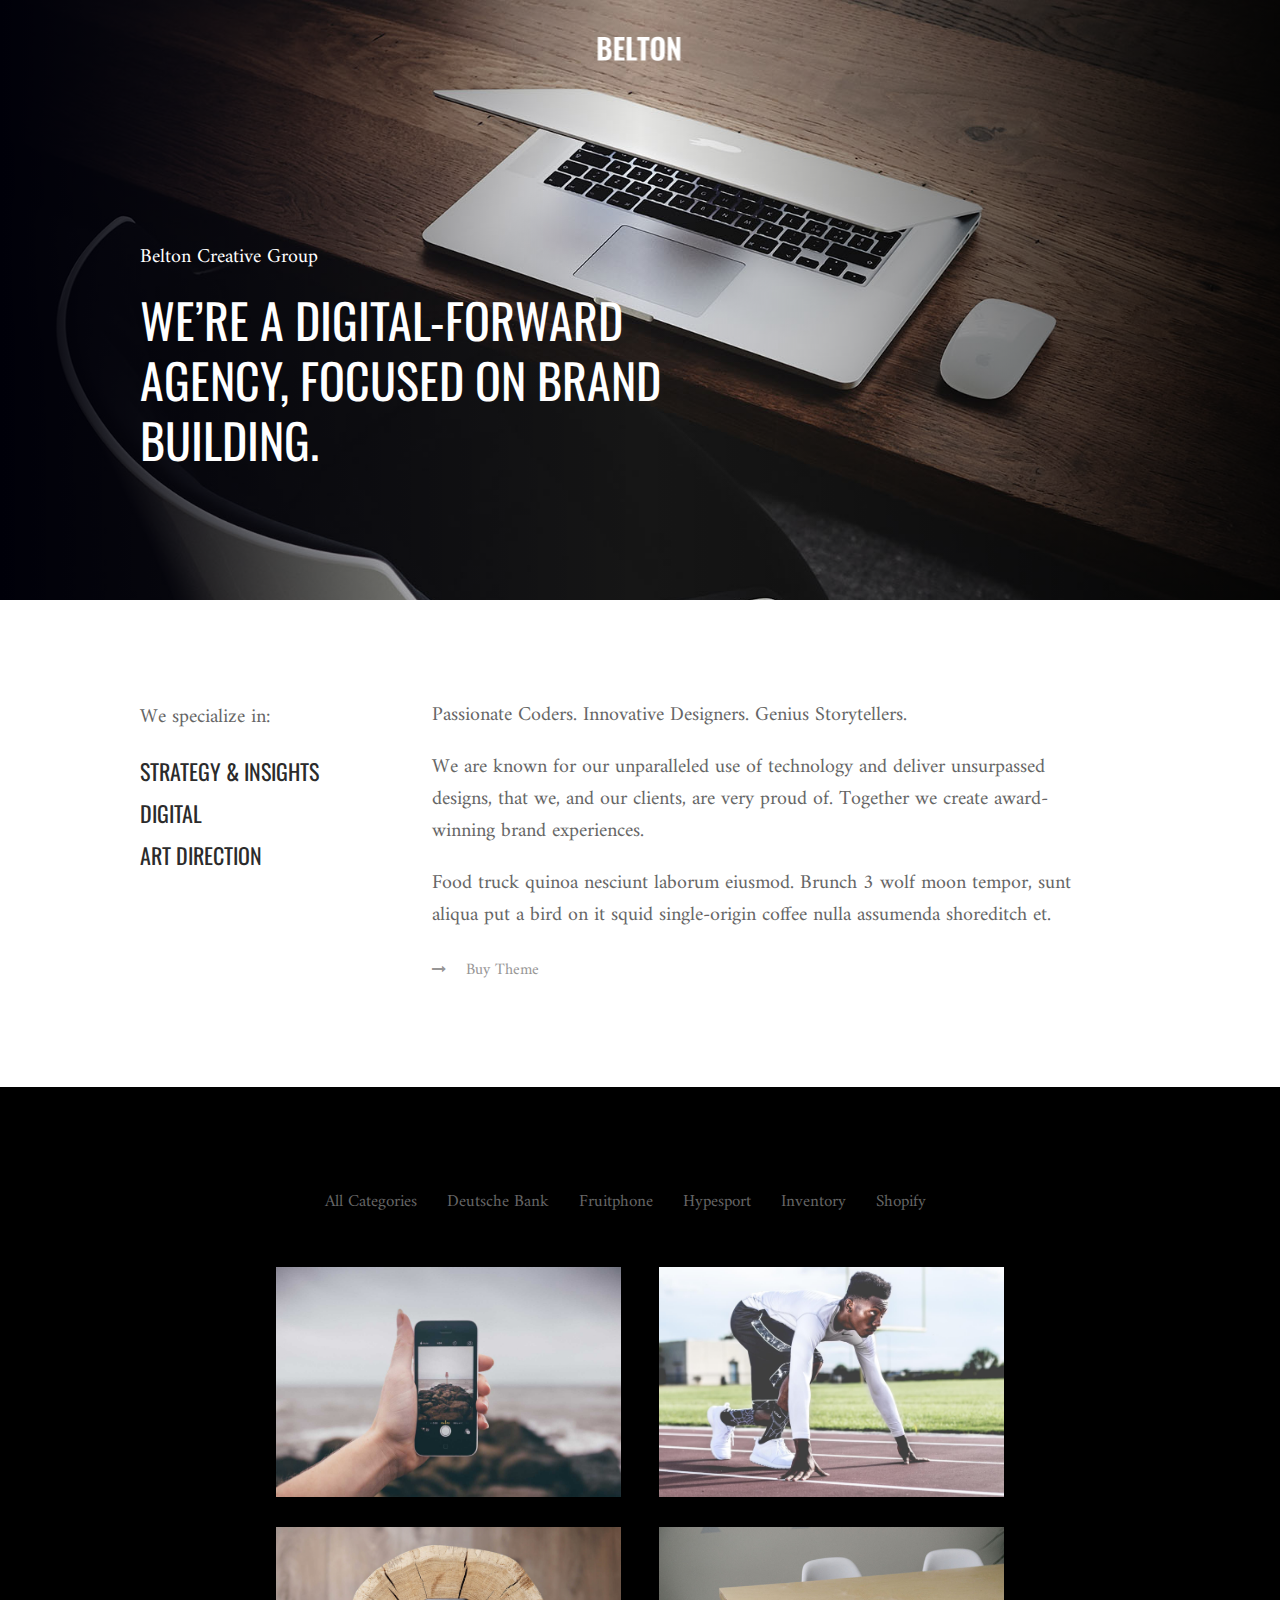
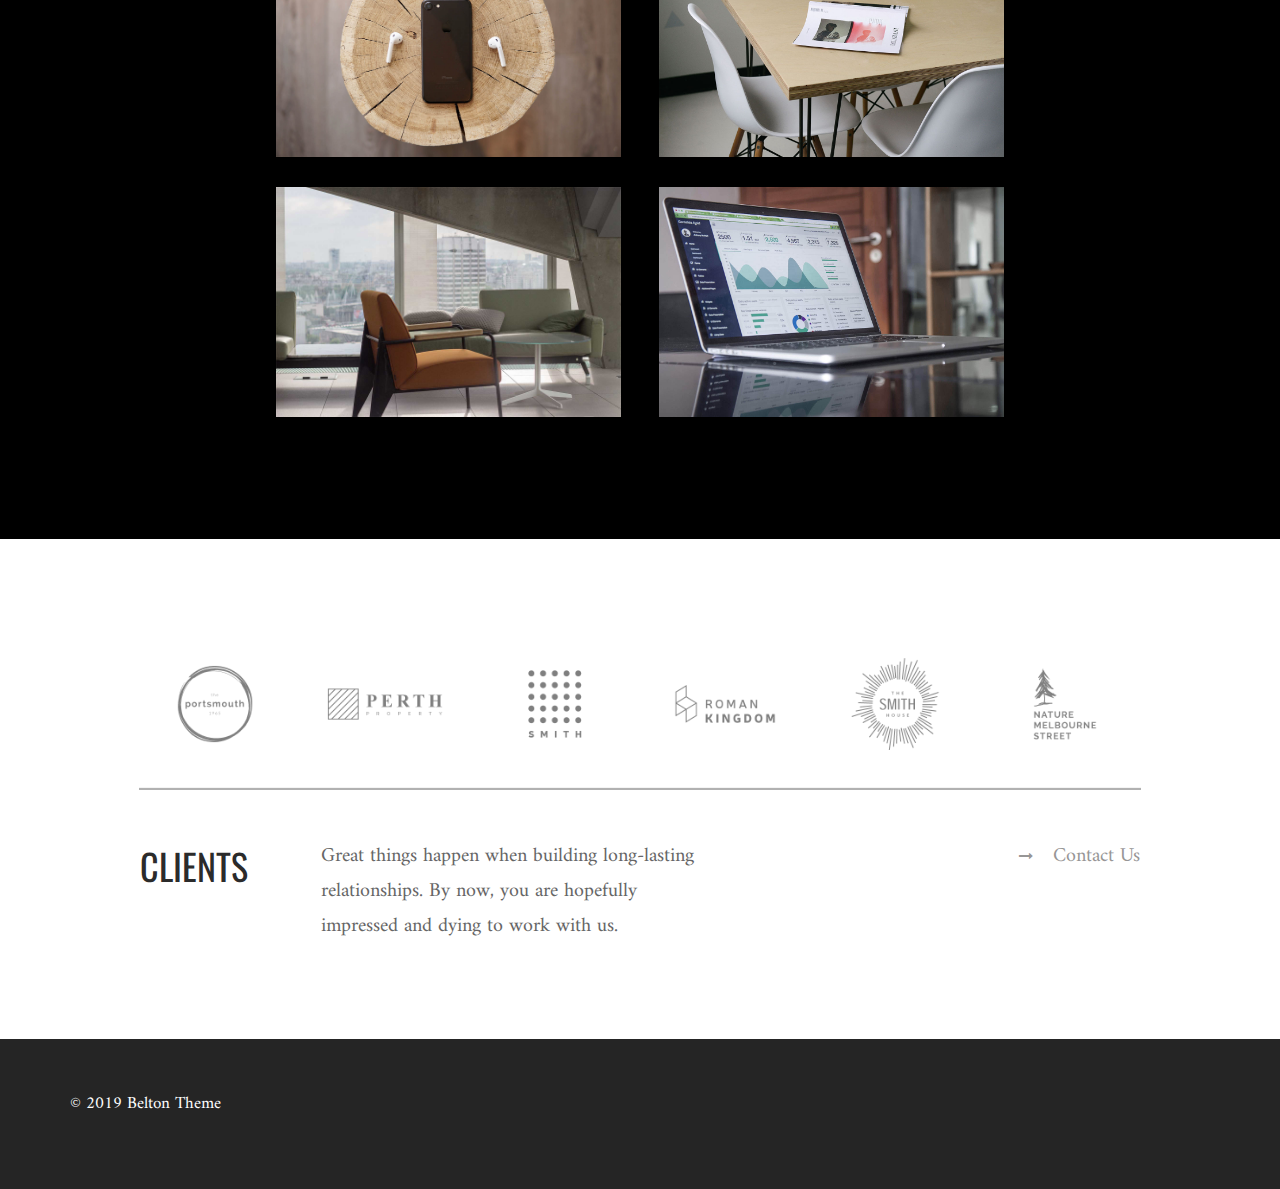
<file: assets/Projects/Project 1/index.html>
<!DOCTYPE html>
<html lang="en">
<head>
    <meta charset="UTF-8">
    <meta name="viewport" content="width=device-width, initial-scale=1.0">
    <meta http-equiv="X-UA-Compatible" content="ie=edge">
    <title>Belton</title>
    <link rel="stylesheet" href="Belton.css">
    <link rel="stylesheet" href="https://maxcdn.bootstrapcdn.com/font-awesome/4.7.0/css/font-awesome.min.css">
    <link rel="stylesheet" href="https://use.fontawesome.com/releases/v5.1.1/css/all.css" integrity="sha384-O8whS3fhG2OnA5Kas0Y9l3cfpmYjapjI0E4theH4iuMD+pLhbf6JI0jIMfYcK3yZ" crossorigin="anonymous">
    <link href="https://fonts.googleapis.com/css?family=Oswald&display=swap" rel="stylesheet">
    <link href="https://fonts.googleapis.com/css?family=Amiri&display=swap" rel="stylesheet">
</head>
<body>
    <!-- top banner -->
    <div class="top_banner">
        <div class="header">
            <div class="menu_bar">
                    <i class="fas fa-align-left"></i>
                </div>
                <div class="logo">
                    <a href="http://belton.tommusdemos.wpengine.com/" class="main_web">
                        <img src="belton_logo.png" alt="" class="logo_name">
                    </a>
                </div>
                <div class="icon">
                    <a href="http://belton.tommusdemos.wpengine.com/" class="icon_link">
                        <i class="fab fa-behance"></i>
                        <i class="fab fa-dribbble"></i>
                        <i class="fab fa-xing"></i>
                    </a>
                </div>
        </div>
        <div class="slogan">
            <div class="content">
                <p>Belton Creative Group</p>
                <h1>WE’RE A DIGITAL-FORWARD AGENCY, FOCUSED ON BRAND BUILDING.</h1>
            </div>
        </div>
    </div>
    <!-- end top banner -->
    <!-- introduction -->
    <div class="introduction">
        <div class="column_left">
            <p>We specialize in:</p>
            <h4>STRATEGY & INSIGHTS</h4>
            <h4>DIGITAL</h4>
            <h4>ART DIRECTION</h4>
        </div>
        <div class="column_right">
            <p>Passionate Coders. Innovative Designers. Genius Storytellers.</p>
            <p>We are known for our unparalleled use of technology and deliver unsurpassed designs, that we, and our clients, are very proud of. Together we create award-winning brand experiences.</p>
            <p>Food truck quinoa nesciunt laborum eiusmod. Brunch 3 wolf moon tempor, sunt aliqua put a bird on it squid single-origin coffee nulla assumenda shoreditch et.</p>
            <a href="http://belton.tommusdemos.wpengine.com/#">Buy Theme</a>
        </div>
    </div>
    <!-- End intro -->
    <!-- Categories -->
    <div class="categories">
        <div class="tags">
            <ul>
                <li>All Categories</li>
                <li>Deutsche Bank</li>
                <li>Fruitphone</li>
                <li>Hypesport</li>
                <li>Inventory</li>
                <li>Shopify</li>
            </ul>
        </div>
        <div class="img">
            <a href="http://belton.tommusdemos.wpengine.com/portfolio/photo-app/" class="image">
                <img src="phone.jpg" alt="">
                <div class="description_img">
                    <p>Fruitphone</p>
                    <h3>PHOTO APP</h3>
                </div>
            </a>
            <a href="http://belton.tommusdemos.wpengine.com/portfolio/just-do-it/" class="image">
                <img src="athlete.jpg" alt="">
                <div class="description_img">
                    <p>Hypesport</p>
                    <h3>JUST GET MOVING</h3>
                </div>
            </a>
            <a href="http://belton.tommusdemos.wpengine.com/portfolio/the-storytelling-behind-the-apparel-brand-2/" class="image">
                <img src="iphone.jpg" alt="">
                <div class="description_img">
                    <p>Hypesport</p>
                    <h3>THE STORYTELLING BEHIND THE APPAREL BRAND.</h3>
                </div>
            </a>
            <a href="http://belton.tommusdemos.wpengine.com/portfolio/just-do-it-2/" class="image">
                <img src="magazine.jpg" alt="">
                <div class="description_img">
                    <p>Inventory</p>
                    <h3>MAGAZINE COVER</h3>
                </div>
            </a>
            <a href="http://belton.tommusdemos.wpengine.com/portfolio/interior-design/" class="image">
                <img src="couch.jpg" alt="">
                <div class="description_img">
                    <p>Deutsche Bank</p>
                    <h3>INTERIOR DESIGN</h3>
                </div>
            </a>
            <a href="http://belton.tommusdemos.wpengine.com/portfolio/the-storytelling-behind-the-apparel-brand-3/" class="image">
                <img src="laptop.jpg" alt="">
                <div class="description_img">
                    <p>Shopify</p>
                    <h3>SELLER ADMIN</h3>
                </div>
            </a>
        </div>
    </div>
    <!-- End Categories -->
    <!-- Bottom banner -->
    <div class="bottom_banner">
        <div class="other_logos">
            <div class="img_logos">
                <img src="logo01.png" alt="">
            </div>
            <div class="img_logos">
                <img src="logo02.png" alt="">
    
            </div>
            <div class="img_logos">
                <img src="logo03.png" alt="">
            </div>
            <div class="img_logos">
                <img src="logo04.png" alt="">
            </div>
            <div class="img_logos">
                <img src="logo05.png" alt="">
            </div>
            <div class="img_logos">
                <img src="logo06.png" alt="">
            </div>
        </div>
        <div class="line"></div>
        <div class="contact">
            <div class="contact_content">
                <div class="first_column">
                    <h2>CLIENTS</h2>
                </div>
                <div class="second_column">
                    <p>Great things happen when building long-lasting relationships. By now, you are hopefully impressed and dying to work with us.</p>
                </div>
                <div class="third_column">
                    <a href="http://belton.tommusdemos.wpengine.com/#">Contact Us</a>
                </div>
            </div>
        </div>
    </div>
    <!-- End Bottom banner -->
    <!-- Credit -->
    <div class="end">
        <span>© 2019 Belton Theme</span>
    </div>
    <!-- End Credit -->

    <script src="Belton.js"></script>
</body>
</html>
</file>
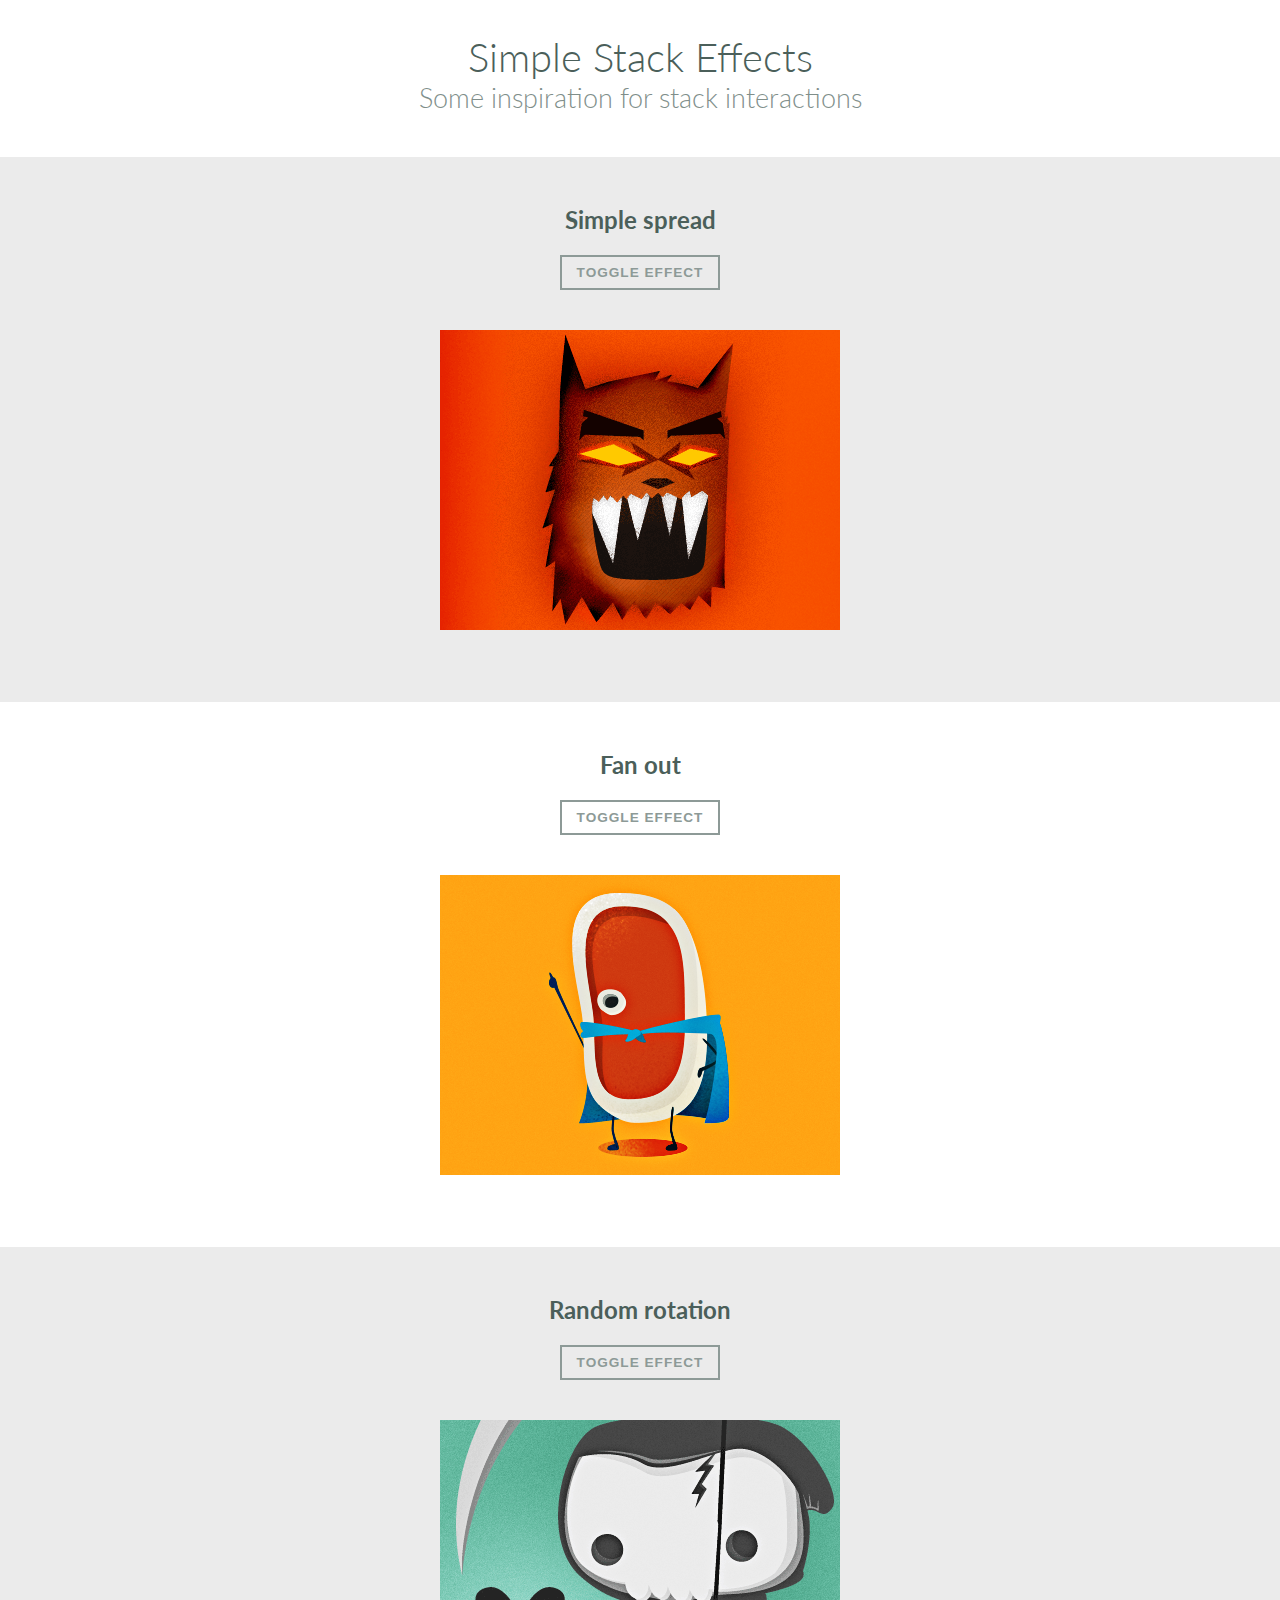
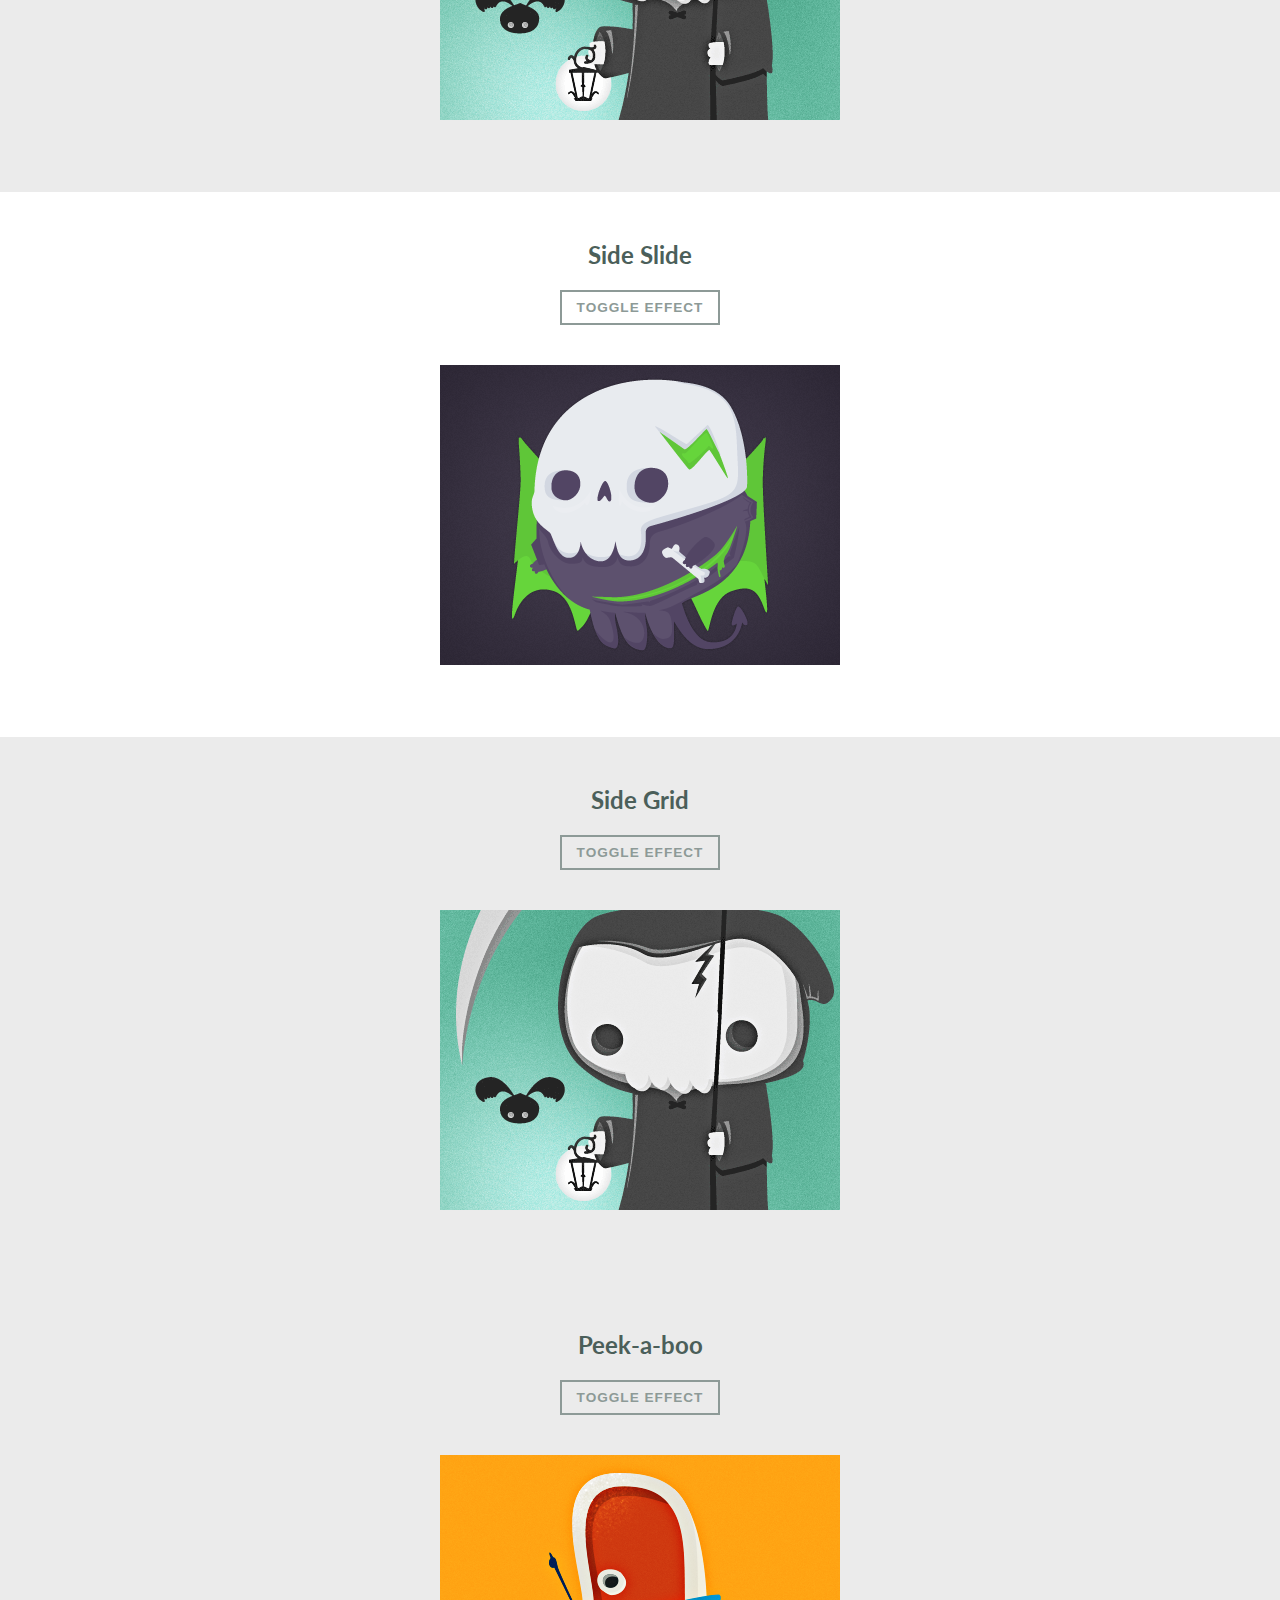
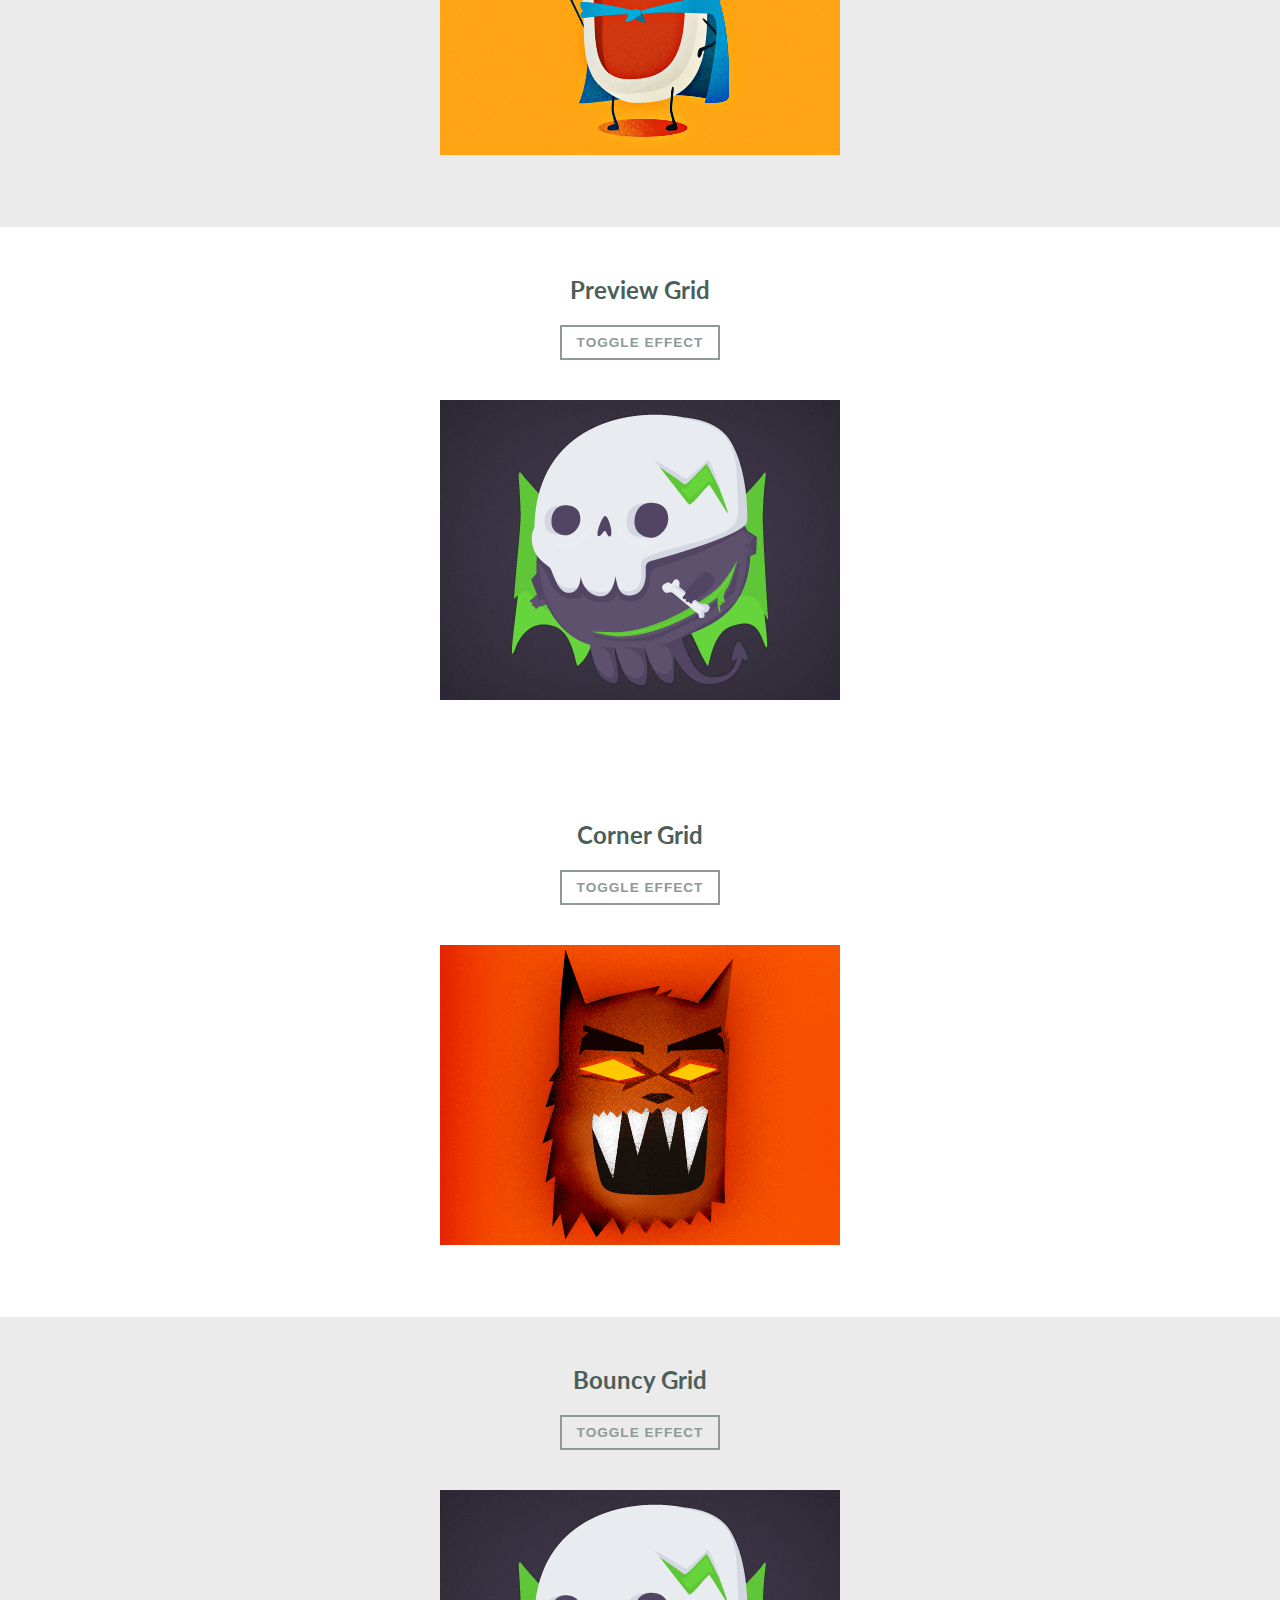
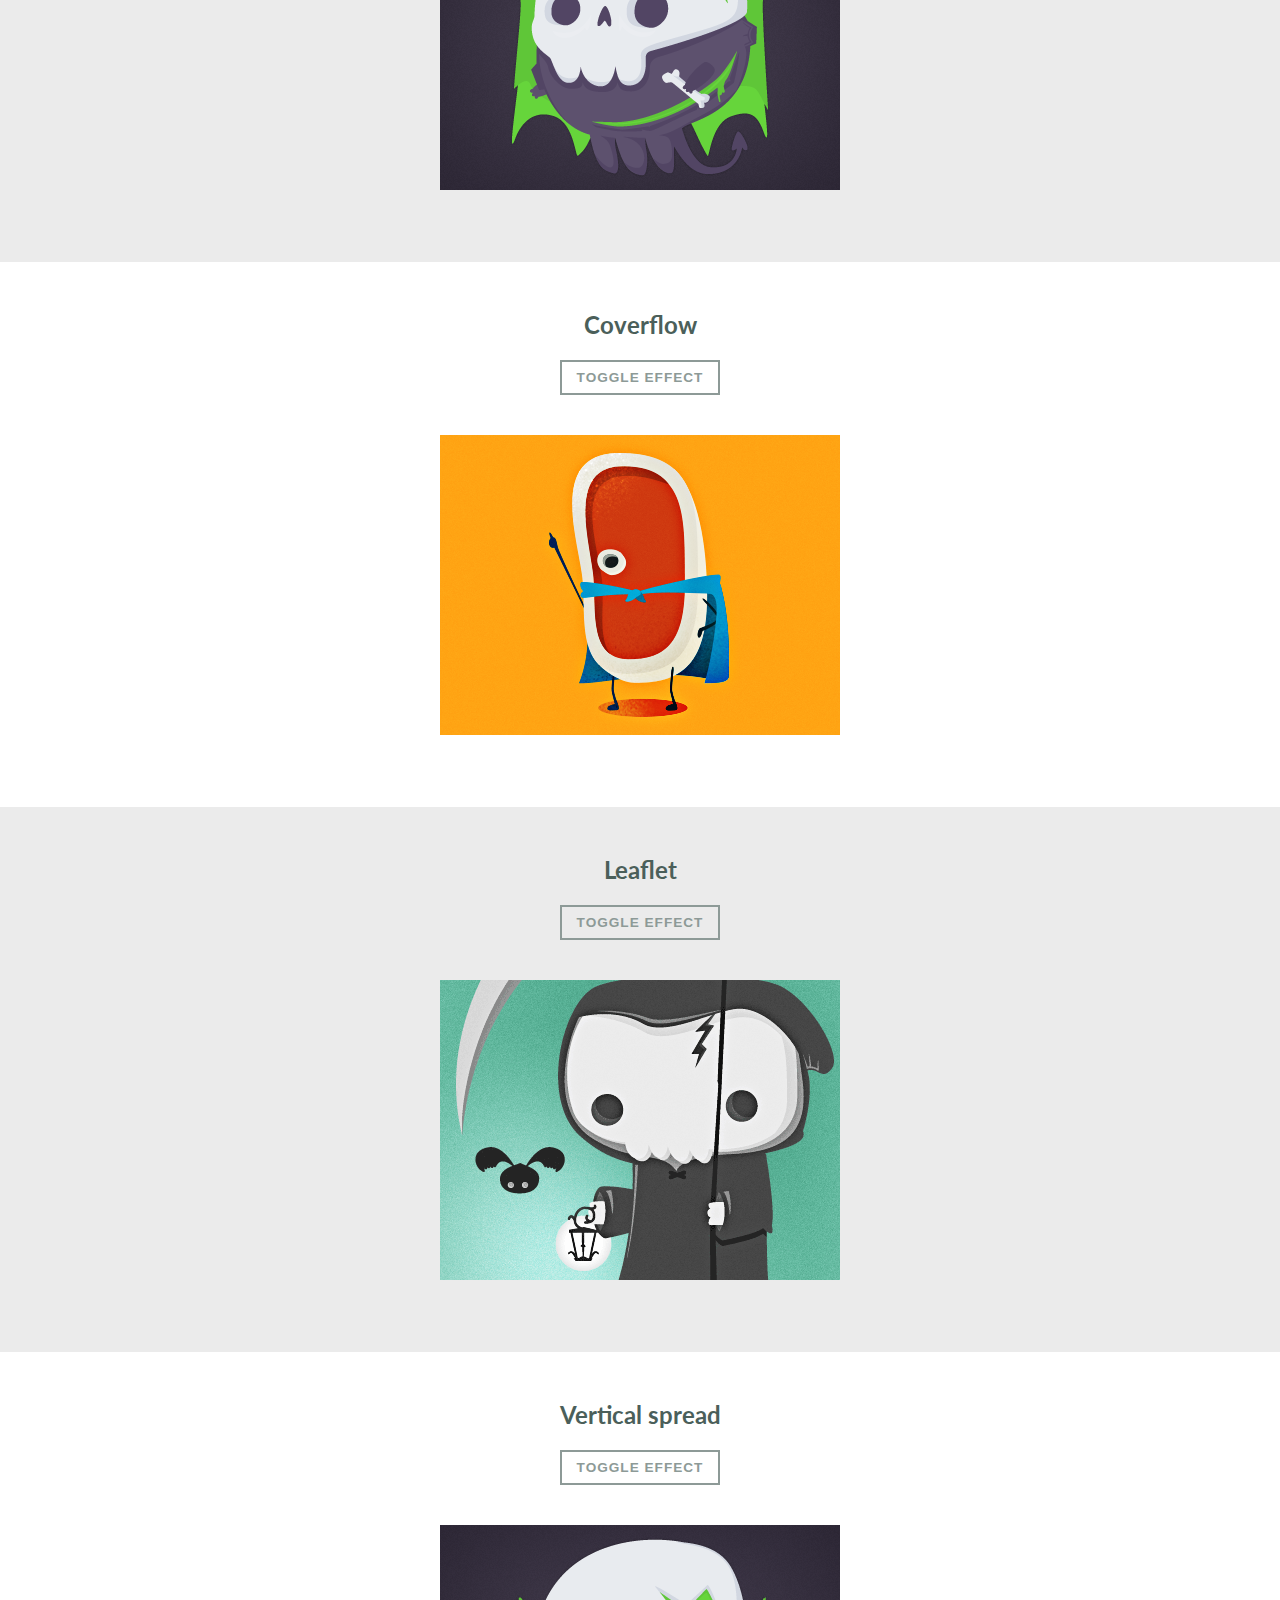
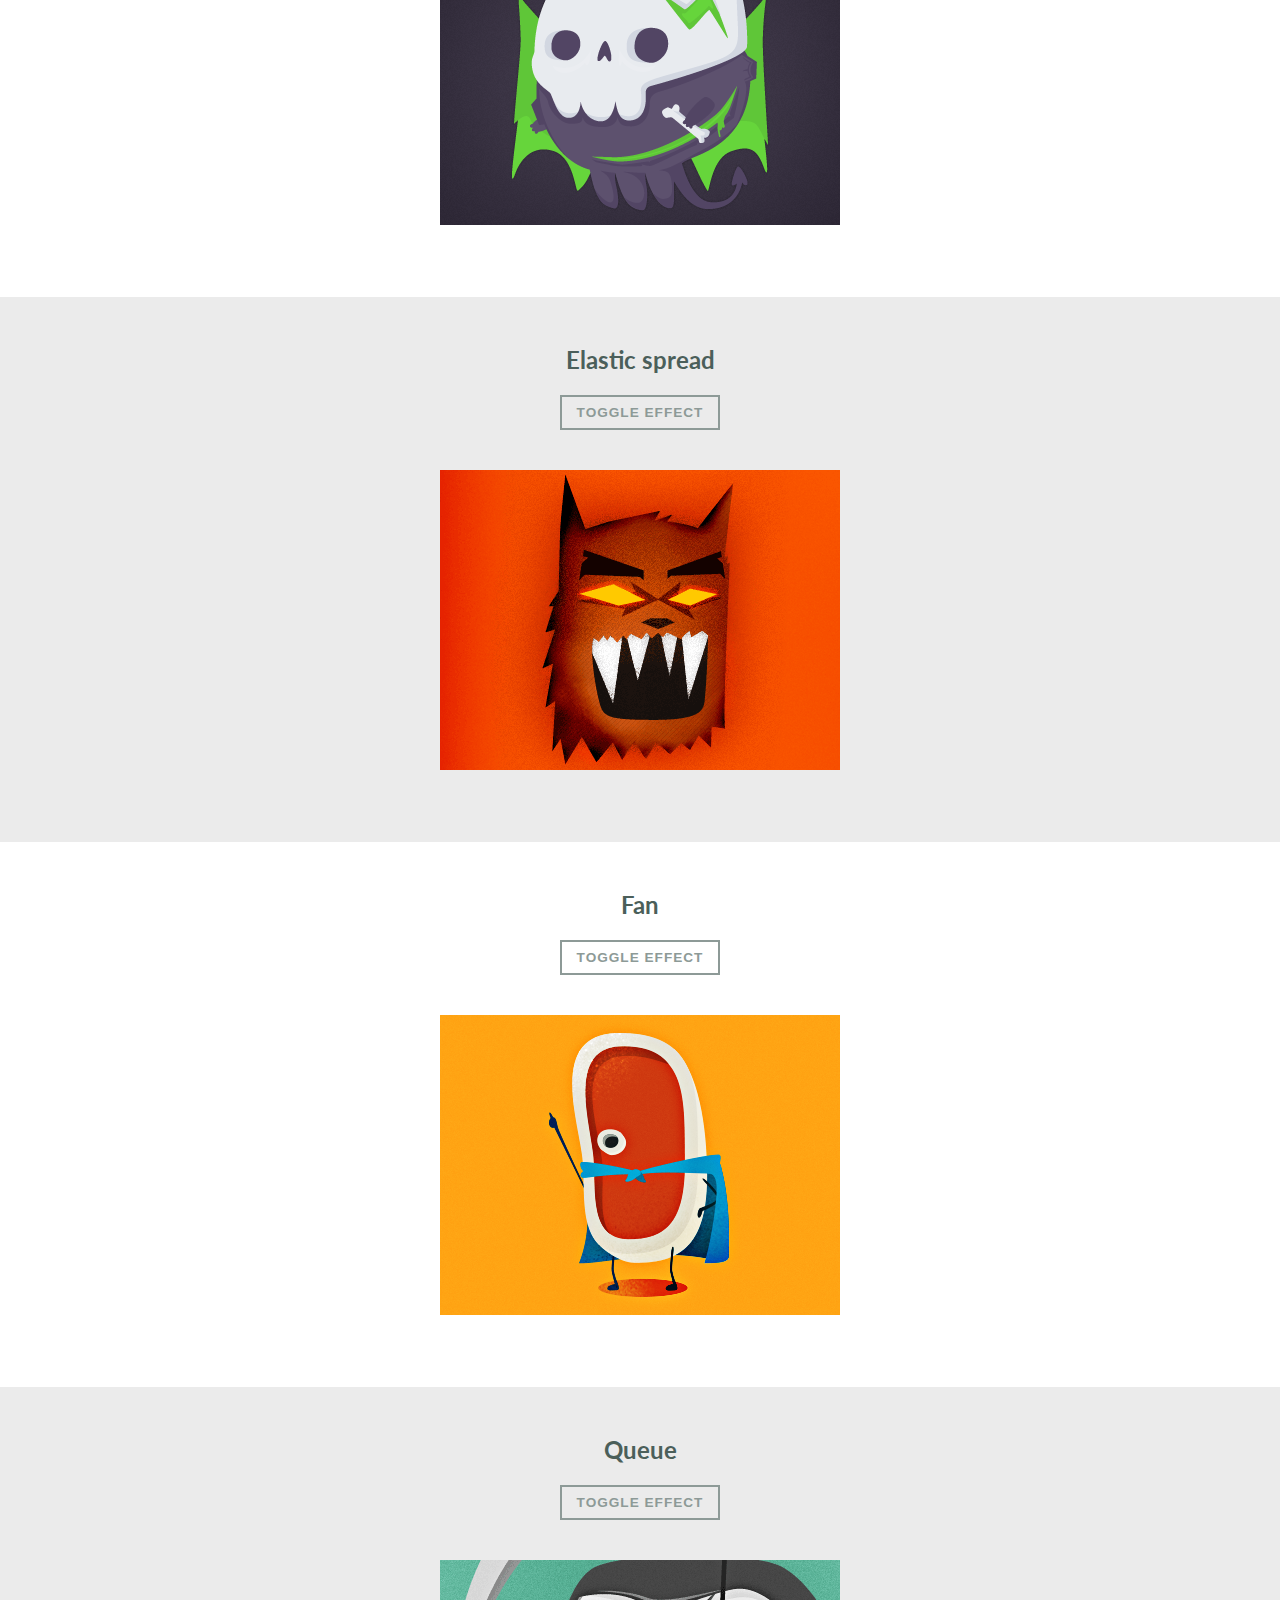
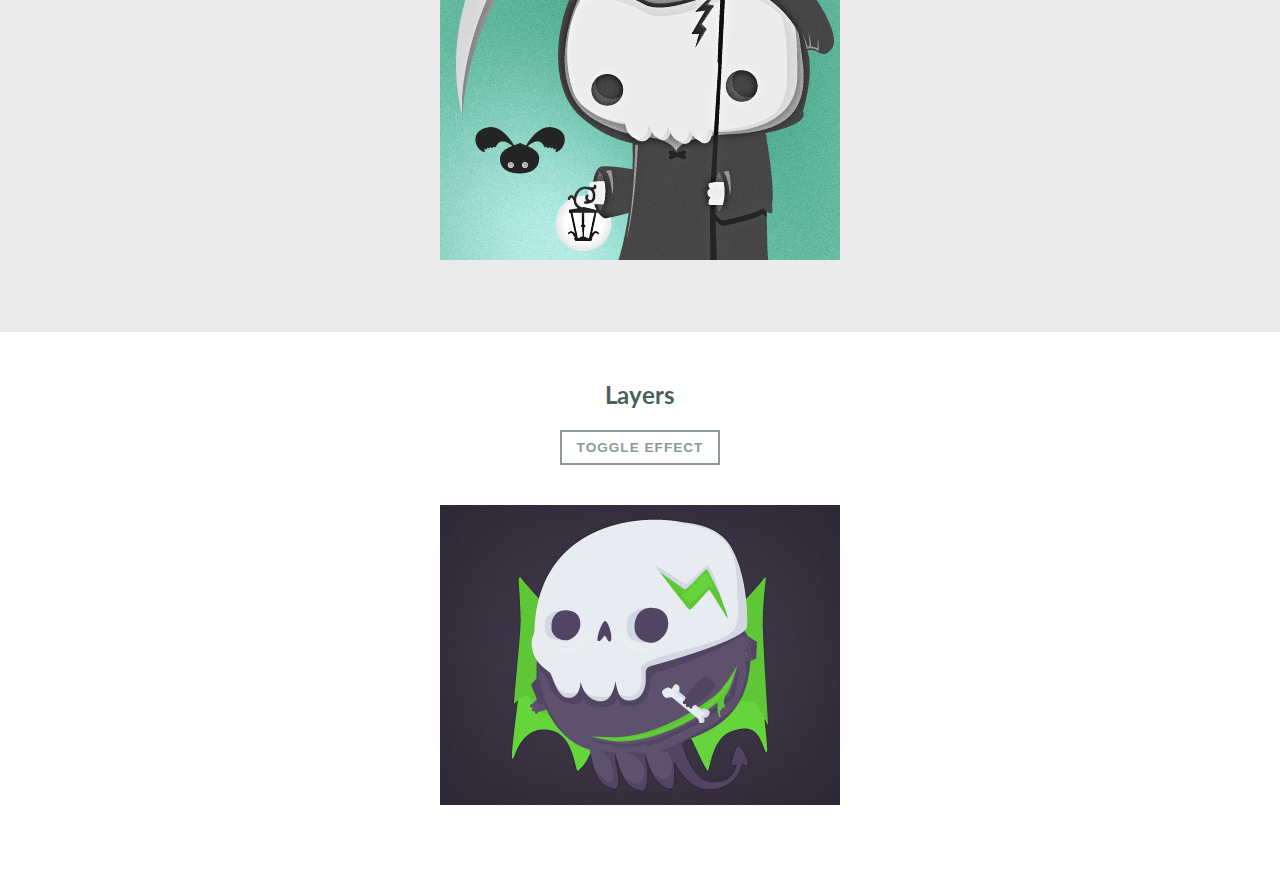
<file: assets/Projects/Project 11/index.html>
<!DOCTYPE html>
<html lang="en">
<head>
    <meta charset="UTF-8">
    <meta name="viewport" content="width=device-width, initial-scale=1.0">
    <meta http-equiv="X-UA-Compatible" content="ie=edge">
    <title>Basic 1 - Move - Zoom - Rotate</title>
    <link rel="stylesheet" href="Basic1_rotate_zoom_move.css">
    <link href="https://fonts.googleapis.com/css?family=Lato:100,100i,300,300i,400,400i,700,700i,900,900i&display=swap&subset=latin-ext" rel="stylesheet">
</head>
<body>
    <div class="header">
        <h1>
            Simple Stack Effects
            <span>Some inspiration for stack interactions</span>
        </h1>
    </div>

    <div class="container gray">
        <h2>Simple spread</h2>
        <button class="toggle" data-effect="simple_spread">TOGGLE EFFECT</button>
        <div class="img_container">
            <img src="stack_effect_3.png" alt="">
            <img src="stack_effect_2.png" alt="">
            <img src="stack_effect_1.png" alt="">
        </div>
    </div>
    
    <div class="container">
        <h2>Fan out</h2>
        <button class="toggle" data-effect="fan_out">TOGGLE EFFECT</button>
        <div class="img_container">
            <img src="stack_effect_2.png" alt="">
            <img src="stack_effect_3.png" alt="">
            <img src="stack_effect_4.png" alt="">
        </div>
    </div>

    <div class="container gray">
        <h2>Random rotation</h2>
        <button class="toggle" data-effect="Random_rotation">TOGGLE EFFECT</button>
        <div class="img_container">
            <img src="stack_effect_3.png" alt="">
            <img src="stack_effect_1.png" alt="">
            <img src="stack_effect_2.png" alt="">
        </div>
    </div>
    
    <div class="container">
        <h2>Side Slide</h2>
        <button class="toggle" data-effect="Side_Slide">TOGGLE EFFECT</button>
        <div class="img_container">
            <img src="stack_effect_4.png" alt="" class="initial_Side_Slide_effect_1">
            <img src="stack_effect_1.png" alt="" class="initial_Side_Slide_effect_2">
            <img src="stack_effect_3.png" alt="">
        </div>
    </div>
    
    <div class="container gray">
        <h2>Side Grid</h2>
        <button class="toggle" data-effect="Side_Grid">TOGGLE EFFECT</button>
        <div class="img_container">
            <img src="stack_effect_1.png" alt="" class="initial_Side_Grid_effect_1">
            <img src="stack_effect_4.png" alt="" class="initial_Side_Grid_effect_2">
            <img src="stack_effect_3.png" alt="" class="initial_Side_Grid_effect_3">
            <img src="stack_effect_2.png" alt="" class="initial_Side_Grid_effect_4">
        </div>
    </div>

    <div class="container gray">
        <h2>Peek-a-boo</h2>
        <button class="toggle" data-effect="Peek_a_boo">TOGGLE EFFECT</button>
        <div class="img_container">
            <img src="stack_effect_2.png" alt="" class="initial_Peek_a_boo_effec_1">
            <img src="stack_effect_1.png" alt="" class="initial_Peek_a_boo_effec_2">
            <img src="stack_effect_3.png" alt="" class="initial_Peek_a_boo_effec_3">
            <img src="stack_effect_4.png" alt="" class="initial_Peek_a_boo_effec_4">
        </div>
    </div>

    <div class="container">
        <h2>Preview Grid</h2>
        <button class="toggle" data-effect="Preview_Grid">TOGGLE EFFECT</button>
        <div class="img_container">
            <img src="stack_effect_4.png" alt="" class="initial_Preview_Grid_effec_1">
            <img src="stack_effect_2.png" alt="" class="initial_Preview_Grid_effec_2">
            <img src="stack_effect_1.png" alt="" class="initial_Preview_Grid_effec_3">
            <img src="stack_effect_3.png" alt="" class="initial_Preview_Grid_effec_4">
        </div>
    </div>

    <div class="container">
        <h2>Corner Grid</h2>
        <button class="toggle" data-effect="Corner_Grid">TOGGLE EFFECT</button>
        <div class="img_container">
            <img src="stack_effect_3.png" alt="" class="initial_Corner_Grid_effec_1">
            <img src="stack_effect_2.png" alt="" class="initial_Corner_Grid_effec_2">
            <img src="stack_effect_4.png" alt="" class="initial_Corner_Grid_effec_3">
            <img src="stack_effect_1.png" alt="" class="initial_Corner_Grid_effec_4">
        </div>
    </div>

    <div class="container gray">
        <h2>Bouncy Grid</h2>
        <button class="toggle" data-effect="Bouncy_Grid">TOGGLE EFFECT</button>
        <div class="img_container">
            <img src="stack_effect_4.png" alt="">
            <img src="stack_effect_2.png" alt="">
            <img src="stack_effect_1.png" alt="">
            <img src="stack_effect_3.png" alt="">
        </div>
    </div>

    <div class="container">
        <h2>Coverflow</h2>
        <button class="toggle" data-effect="Coverflow">TOGGLE EFFECT</button>
        <div class="img_container Coverflow_initial_effect">
            <img src="stack_effect_3.png" alt="" class="initial_Coverflow_effec_1">
            <img src="stack_effect_2.png" alt="" class="initial_Coverflow_effec_2">
            <img src="stack_effect_1.png" alt="" class="initial_Coverflow_effec_3">
            <img src="stack_effect_4.png" alt="" class="initial_Coverflow_effec_4">
        </div>
    </div>

    <div class="container gray">
        <h2>Leaflet</h2>
        <button class="toggle" data-effect="Leaflet">TOGGLE EFFECT</button>
        <div class="img_container Leaflet_initial_effect">
            <img src="stack_effect_1.png" alt="" class="initial_Leaflet_effec_1">
            <img src="stack_effect_4.png" alt="" class="initial_Leaflet_effec_2">
            <img src="stack_effect_3.png" alt="" class="initial_Leaflet_effec_3">
            <img src="stack_effect_2.png" alt="" class="initial_Leaflet_effec_4">
        </div>
    </div>

    <div class="container">
        <h2>Vertical spread</h2>
        <button class="toggle" data-effect="Vertical_spread">TOGGLE EFFECT</button>
        <div class="img_container">
            <img src="stack_effect_2.png" alt="">
            <img src="stack_effect_1.png" alt="">
            <img src="stack_effect_4.png" alt="">
            <img src="stack_effect_3.png" alt="">
        </div>
    </div>

    <div class="container gray">
        <h2>Elastic spread</h2>
        <button class="toggle" data-effect="Elastic_spread">TOGGLE EFFECT</button>
        <div class="img_container">
            <img src="stack_effect_4.png" alt="">
            <img src="stack_effect_2.png" alt="">
            <img src="stack_effect_3.png" alt="">
            <img src="stack_effect_1.png" alt="">
        </div>
    </div>

    <div class="container">
        <h2>Fan</h2>
        <button class="toggle" data-effect="Fan">TOGGLE EFFECT</button>
        <div class="img_container">
            <img src="stack_effect_1.png" alt="" class="initial_Fan_effec_1">
            <img src="stack_effect_2.png" alt="" class="initial_Fan_effec_2">
            <img src="stack_effect_3.png" alt="" class="initial_Fan_effec_3">
            <img src="stack_effect_4.png" alt="" class="initial_Fan_effec_4">
        </div>
    </div>

    <div class="container gray">
        <h2>Queue</h2>
        <button class="toggle" data-effect="Queue">TOGGLE EFFECT</button>
        <div class="img_container">
            <img src="stack_effect_3.png" alt="" class="initial_Queue_effec_1">
            <img src="stack_effect_1.png" alt="" class="initial_Queue_effec_2">
            <img src="stack_effect_4.png" alt="" class="initial_Queue_effec_3">
            <img src="stack_effect_2.png" alt="" class="initial_Queue_effec_4">
        </div>
    </div>

    <div class="container">
        <h2>Layers</h2>
        <button class="toggle" data-effect="Layers">TOGGLE EFFECT</button>
        <div class="img_container Layers_initial_effect">
            <img src="stack_effect_4.png" alt="">
            <img src="stack_effect_2.png" alt="">
            <img src="stack_effect_1.png" alt="">
            <img src="stack_effect_3.png" alt="">
        </div>
    </div>

    <script src="Basic1_rotate_zoom_move.js"></script>
</body>
</html>
</file>
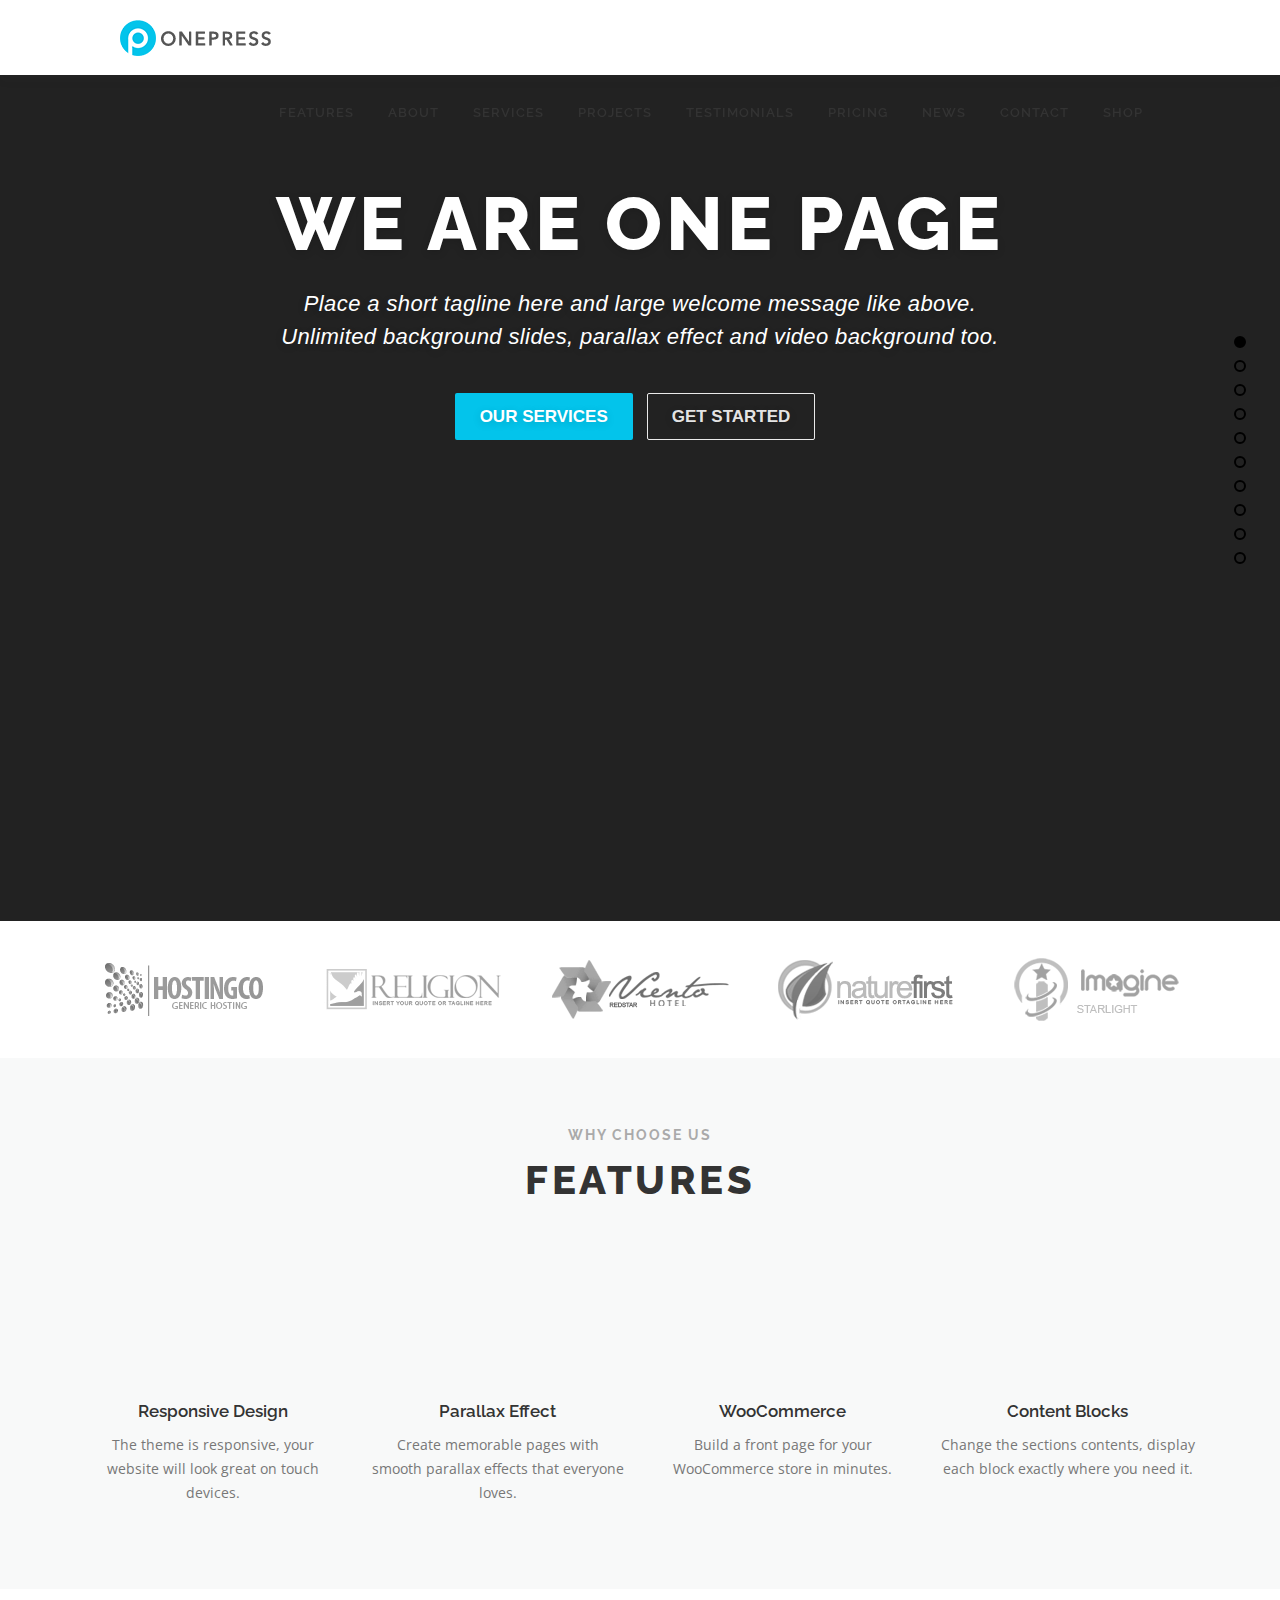
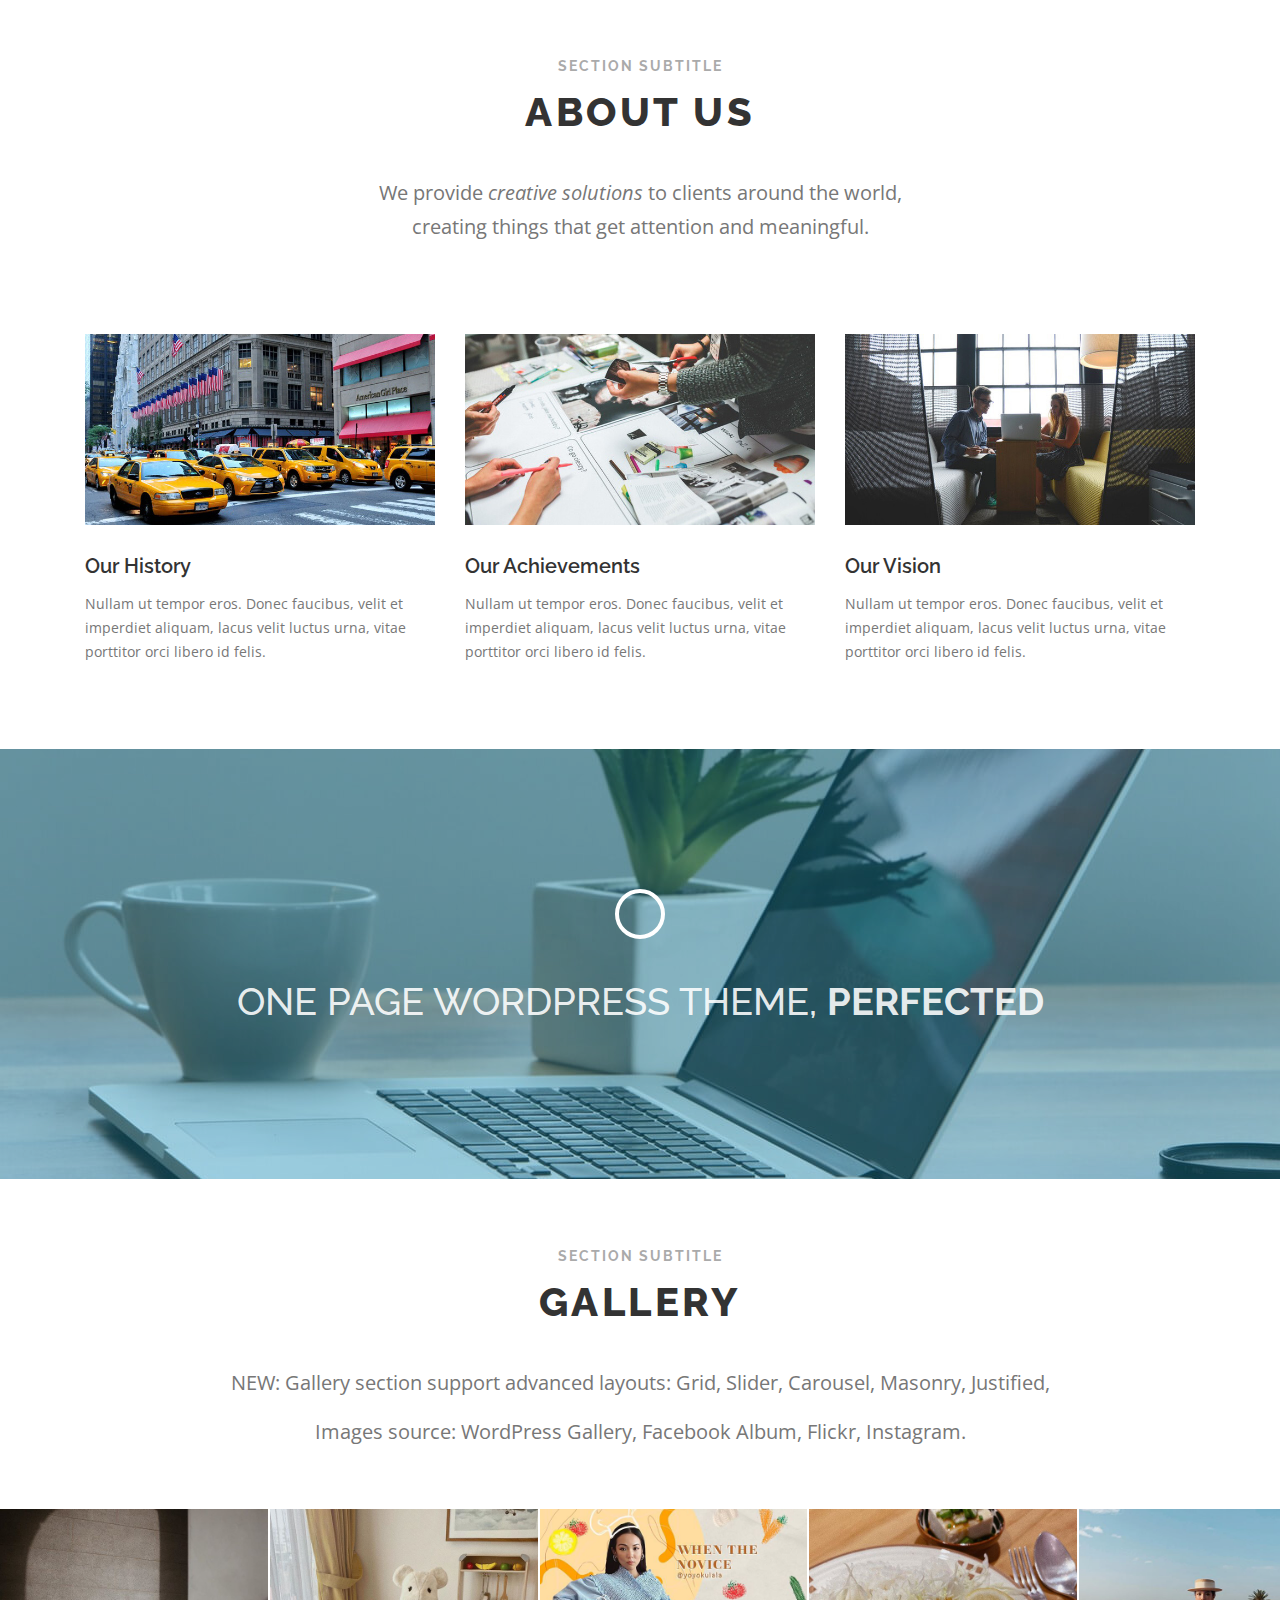
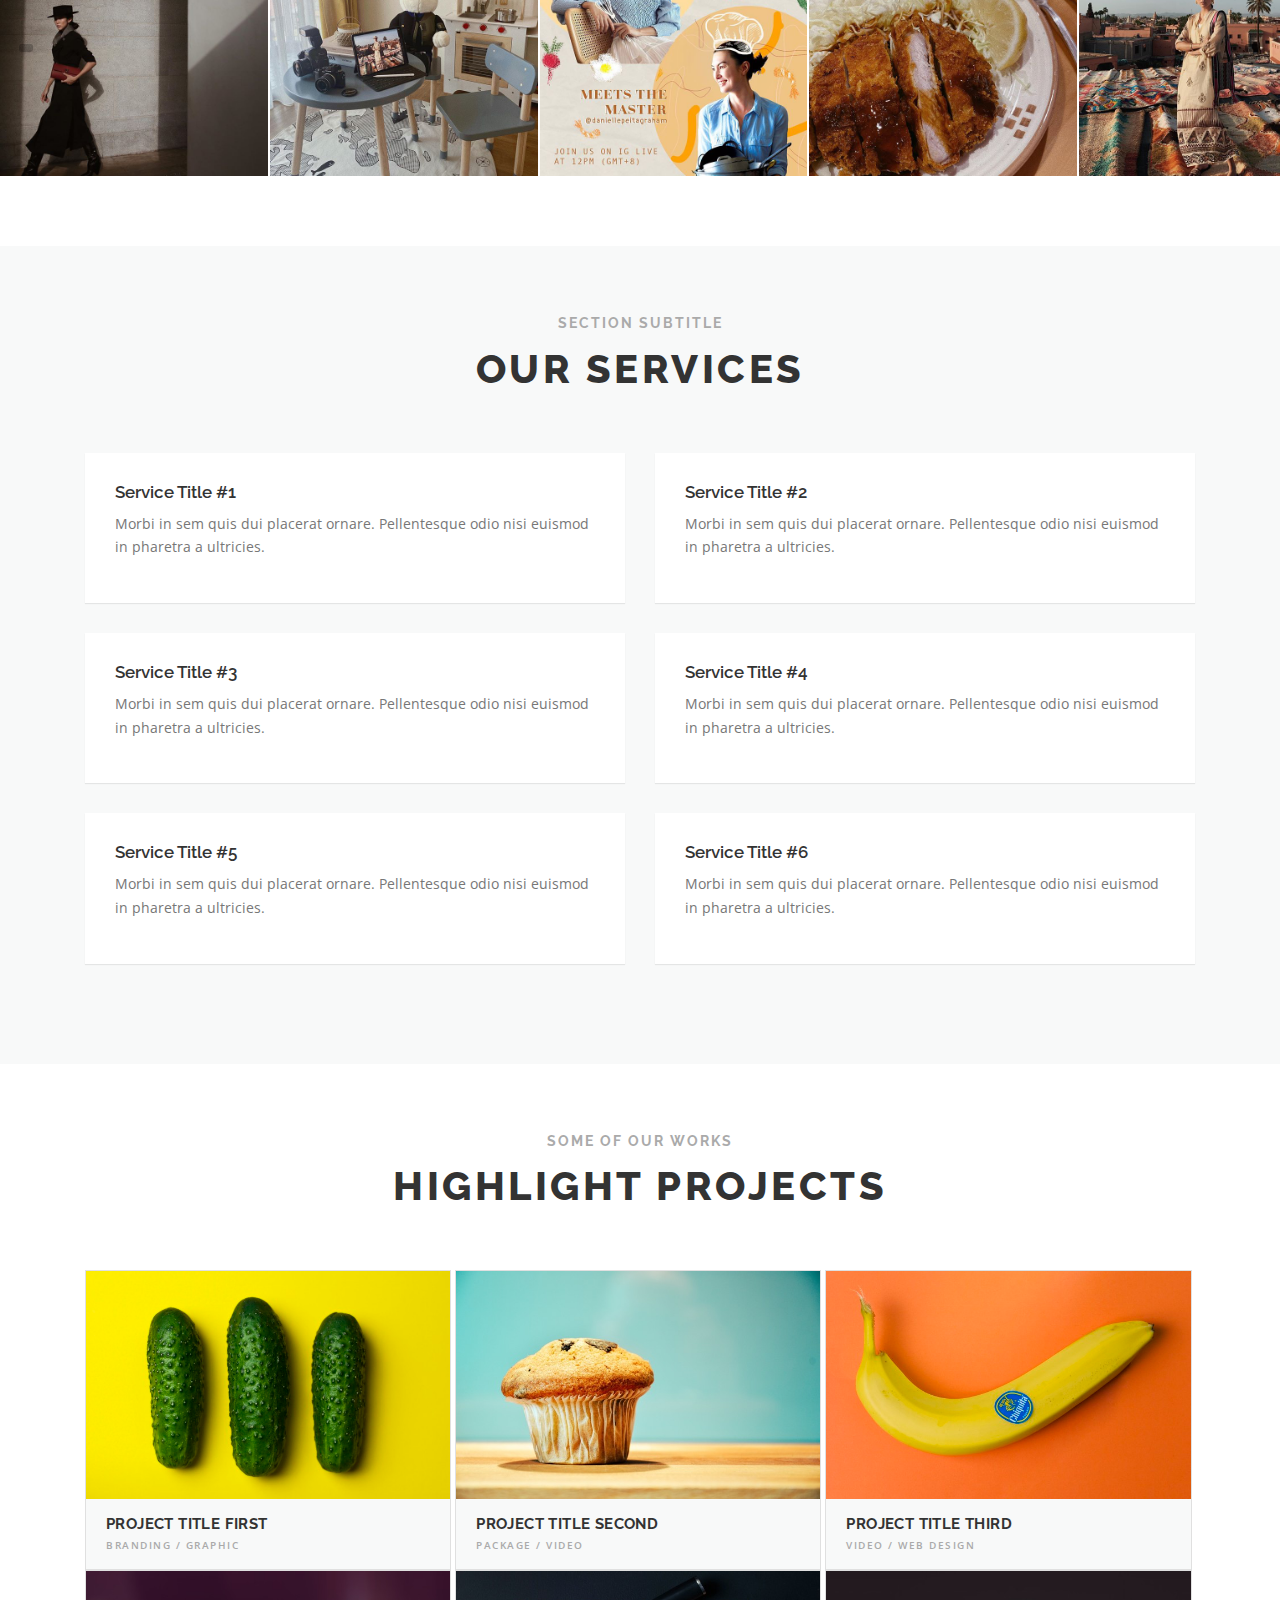
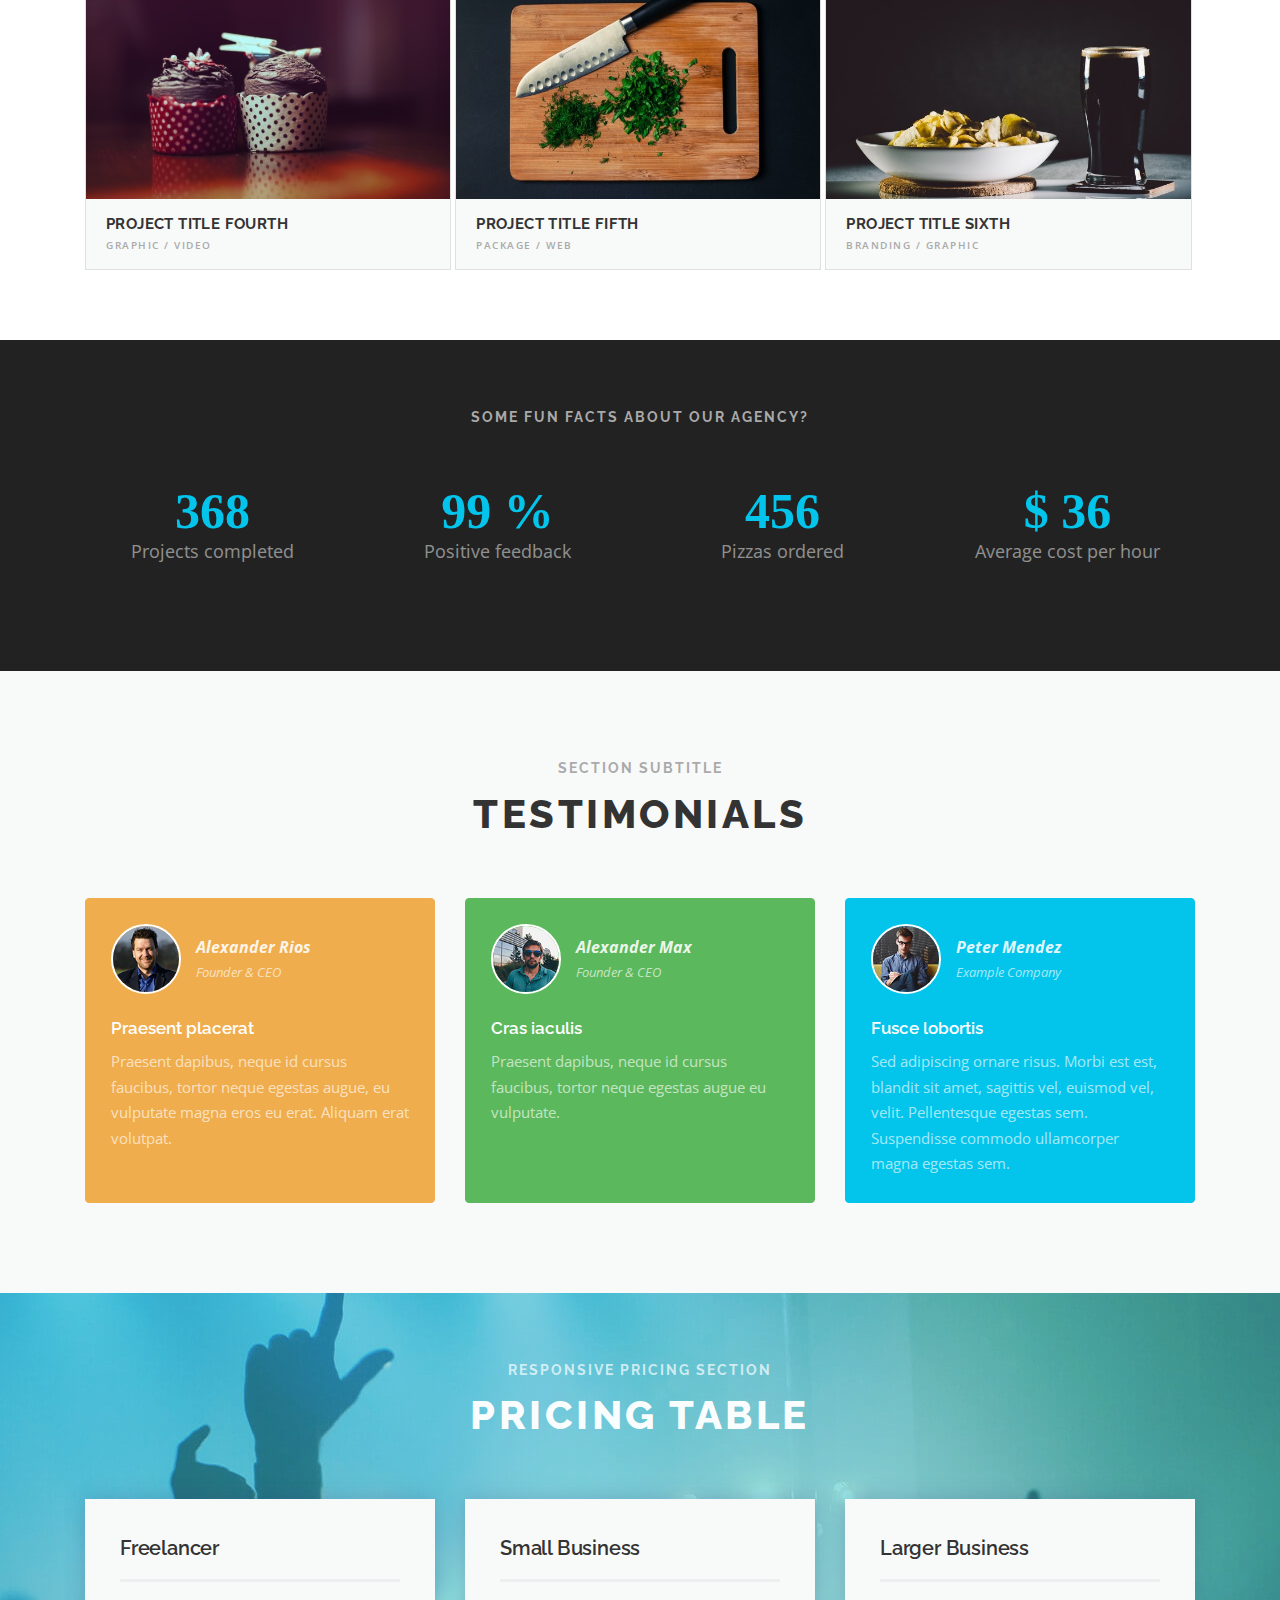
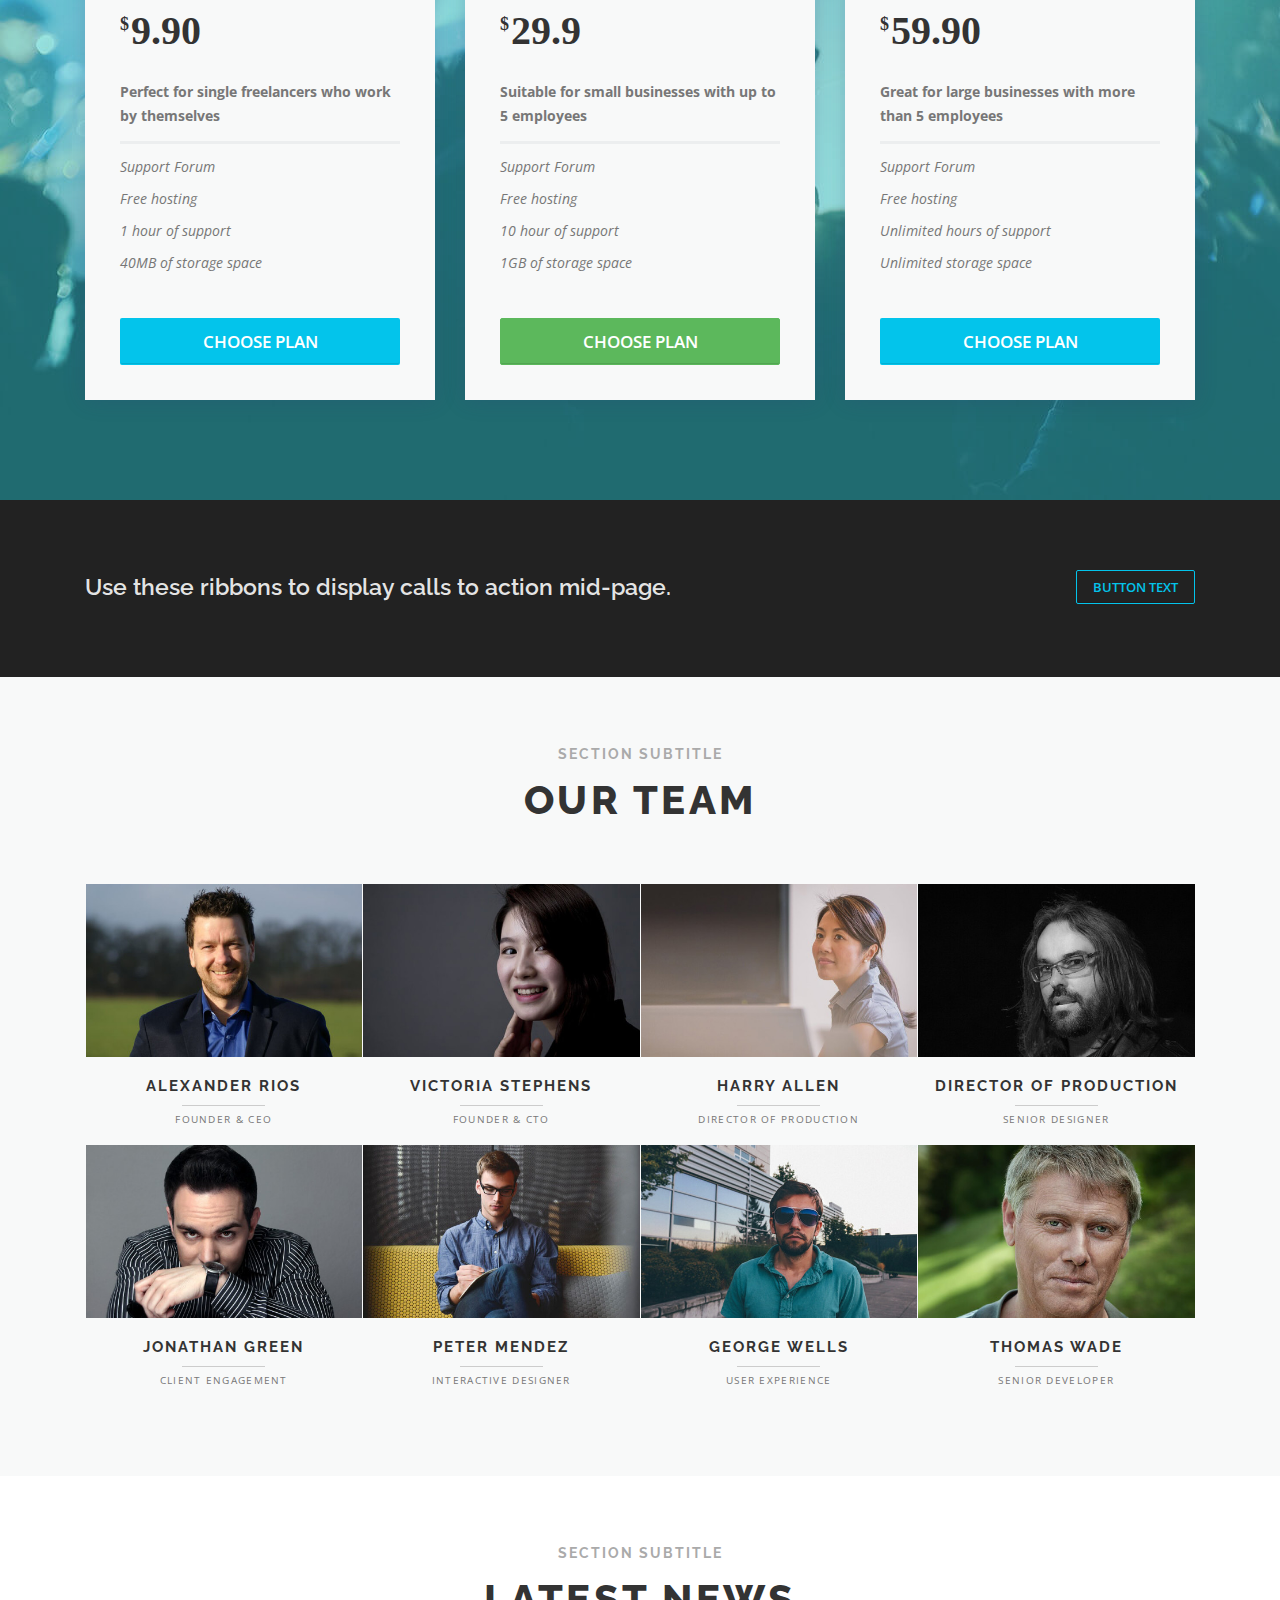
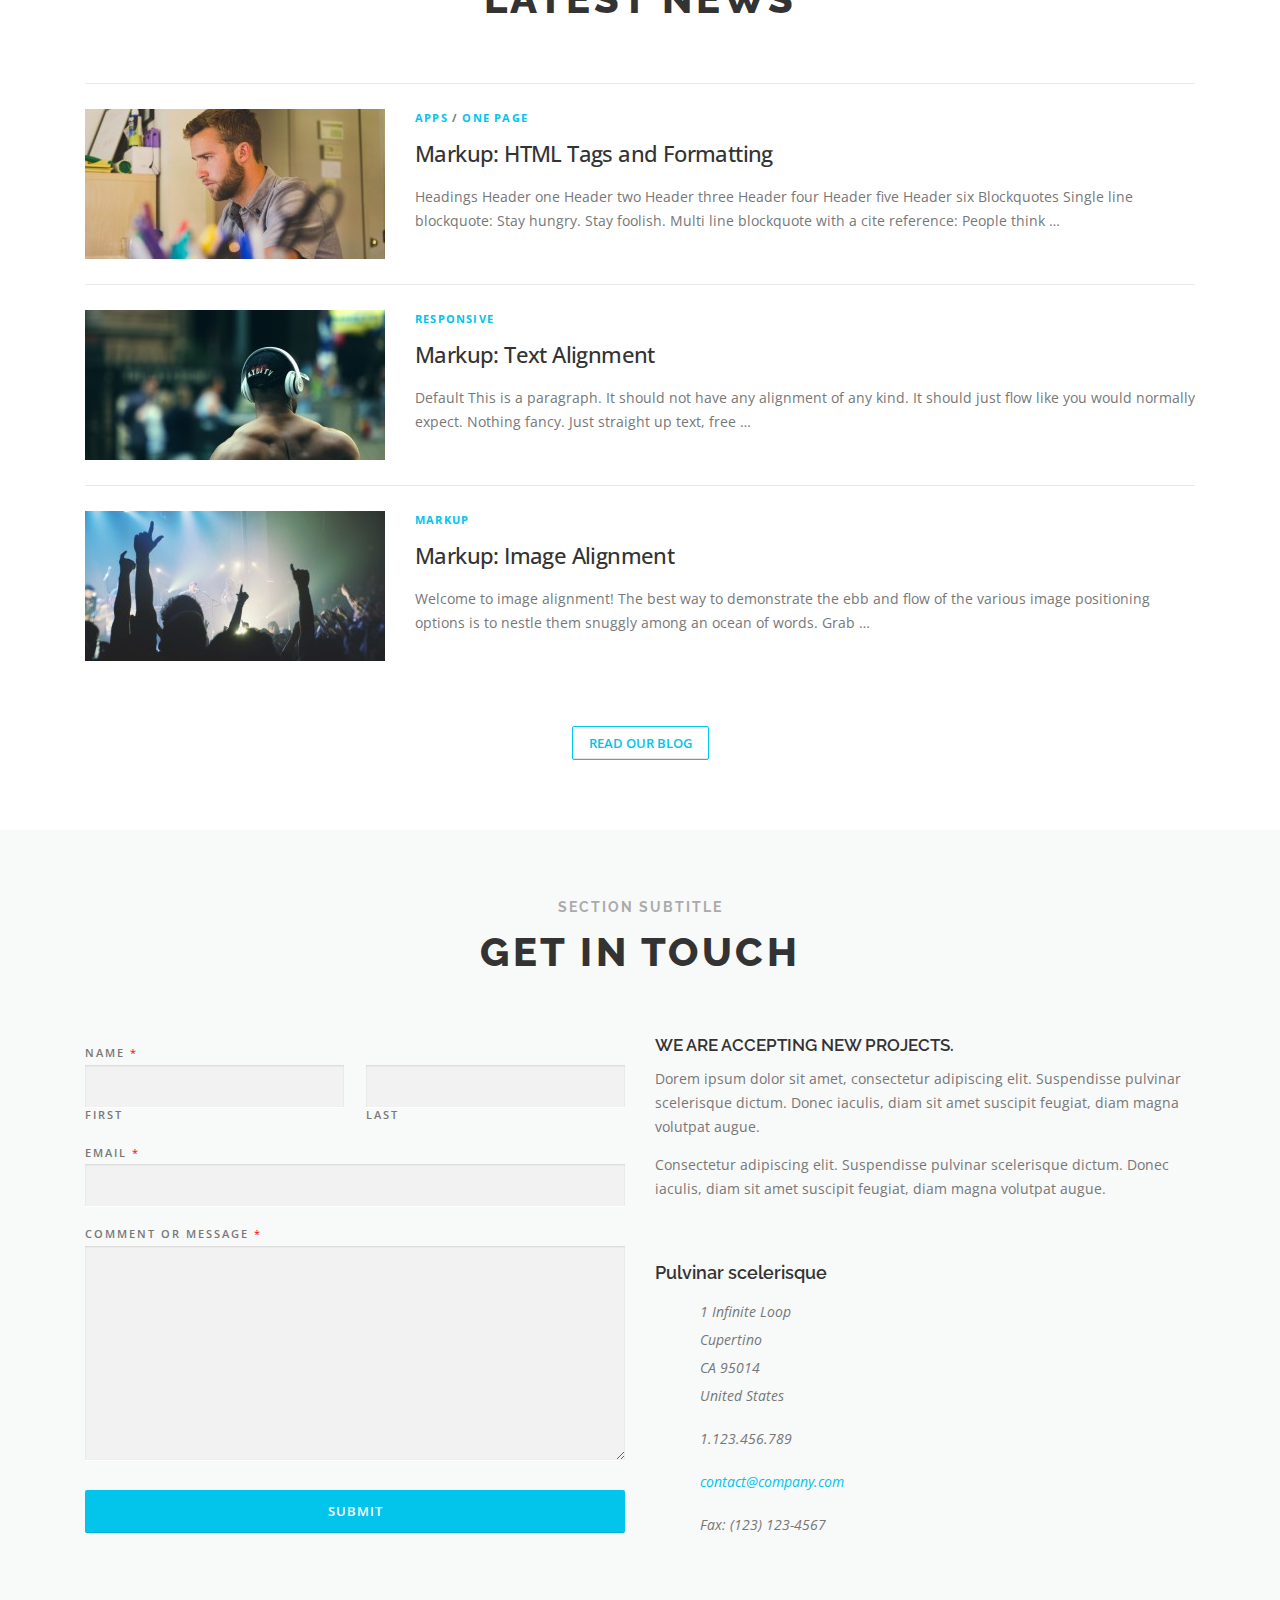
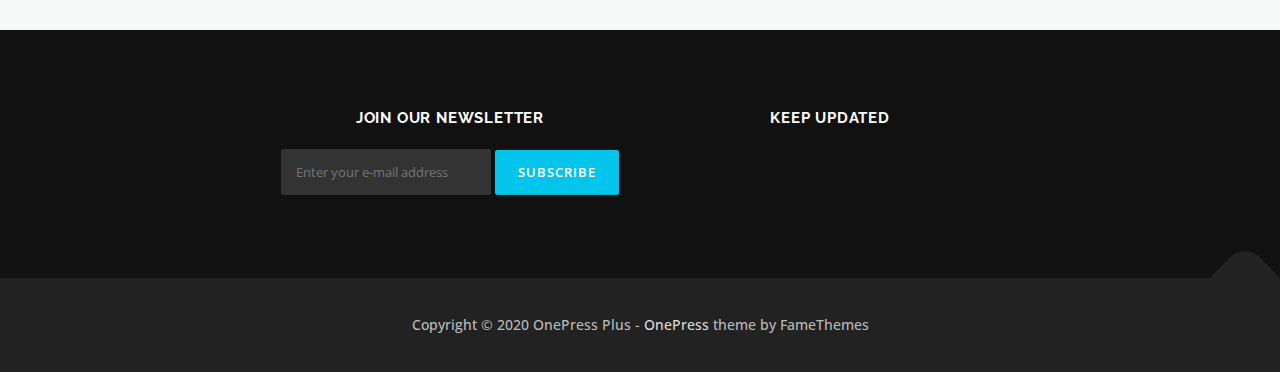
<file: assets/Projects/Project 2/index.html>
<!DOCTYPE html>
<html lang="en">
<head>
    <meta charset="UTF-8">
    <meta name="viewport" content="width=device-width, initial-scale=1.0">
    <title>Project 2</title>
    <script src="https://ajax.googleapis.com/ajax/libs/jquery/3.4.1/jquery.min.js"></script>
    <link rel="stylesheet" href="Project_2.css">
    <link href="https://fonts.googleapis.com/css?family=Open+Sans:300,300i,400,400i,600,600i,700,700i,800,800i&display=swap" rel="stylesheet">
    <link href="https://fonts.googleapis.com/css?family=Raleway:100,100i,200,200i,300,300i,400,400i,500,500i,600,600i,700,700i,800,800i,900,900i&display=swap" rel="stylesheet">
    <link rel="stylesheet" href="https://use.fontawesome.com/releases/v5.1.1/css/all.css" integrity="sha384-O8whS3fhG2OnA5Kas0Y9l3cfpmYjapjI0E4theH4iuMD+pLhbf6JI0jIMfYcK3yZ" crossorigin="anonymous">
    <!doctype html>
    <html lang="en">
      <head>
        <title>Title</title>
        <!-- Required meta tags -->
        <meta charset="utf-8">
        <meta name="viewport" content="width=device-width, initial-scale=1, shrink-to-fit=no">
    
        <!-- Bootstrap CSS -->
        <link rel="stylesheet" href="https://stackpath.bootstrapcdn.com/bootstrap/4.3.1/css/bootstrap.min.css" integrity="sha384-ggOyR0iXCbMQv3Xipma34MD+dH/1fQ784/j6cY/iJTQUOhcWr7x9JvoRxT2MZw1T" crossorigin="anonymous">
      </head>
      <body>
          
        <!-- Optional JavaScript -->
        <!-- jQuery first, then Popper.js, then Bootstrap JS -->
        <script src="https://ajax.googleapis.com/ajax/libs/jquery/3.4.1/jquery.min.js"></script> integrity="sha384-q8i/X+965DzO0rT7abK41JStQIAqVgRVzpbzo5smXKp4YfRvH+8abtTE1Pi6jizo" crossorigin="anonymous"></script>
        <script src="https://cdnjs.cloudflare.com/ajax/libs/popper.js/1.14.7/umd/popper.min.js" integrity="sha384-UO2eT0CpHqdSJQ6hJty5KVphtPhzWj9WO1clHTMGa3JDZwrnQq4sF86dIHNDz0W1" crossorigin="anonymous"></script>
        <script src="https://stackpath.bootstrapcdn.com/bootstrap/4.3.1/js/bootstrap.min.js" integrity="sha384-JjSmVgyd0p3pXB1rRibZUAYoIIy6OrQ6VrjIEaFf/nJGzIxFDsf4x0xIM+B07jRM" crossorigin="anonymous"></script>
      </body>
    </html>
    <link rel="stylesheet" href="https://cdnjs.cloudflare.com/ajax/libs/animate.css/3.7.2/animate.min.css">
    <script src="dist/morphext.js"></script>
    <link rel="stylesheet" href="dist/morphext.css">
</head>
<body>
    <!-- popup video -->
    <div class="popup_video_section">
        <div class="popup_video_wrapper">
            <iframe src="https://www.youtube.com/embed/yUCFRL43Zm4" frameborder="0" allow="accelerometer; autoplay; encrypted-media; gyroscope; picture-in-picture" allowfullscreen name="popup_video_link"></iframe>
        </div>
        <div class="close_popup"><span><i class="fas fa-times"></i></span></div>
    </div>
    <!-- nav menu -->
    <div class="nav_menu">
        <div class="bullet_nav">
            <a class="back_to_top" href=""></a>
            <div class="bullet_title">home</div>
        </div>
        <div class="bullet_nav">
            <a class="nav_link" href="#features"></a>
            <div class="bullet_title">features</div>
        </div>
        <div class="bullet_nav">
            <a class="nav_link" href="#about"></a>
            <div class="bullet_title">about</div>
        </div>
        <div class="bullet_nav">
            <a class="nav_link" href="#gallery"></a>
            <div class="bullet_title">gallery</div>
        </div>
        <div class="bullet_nav">
            <a class="nav_link" href="#services"></a>
            <div class="bullet_title">services</div>
        </div>
        <div class="bullet_nav">
            <a class="nav_link" href="#projects"></a>
            <div class="bullet_title">projects</div>
        </div>
        <div class="bullet_nav">
            <a class="nav_link" href="#testimonials"></a>
            <div class="bullet_title">testimonials</div>
        </div>
        <div class="bullet_nav">
            <a class="nav_link" href="#pricing"></a>
            <div class="bullet_title">pricing</div>
        </div>
        <div class="bullet_nav">
            <a class="nav_link" href="#team"></a>
            <div class="bullet_title">team</div>
        </div>
        <div class="bullet_nav">
            <a class="nav_link" href="#contact"></a>
            <div class="bullet_title">contact</div>
        </div>
    </div>
    <!-- menu -->
    <div class="menu">
        <div class="site_logo">
            <a href="" class="back_to_top logo_link"><img src="Onepress_logo.png" alt=""></a>
        </div>
        <div class="onepress_menu_wrapper">
            <ul>
                <li><a class="nav_link" href="#features">features</a></li>
                <li><a class="nav_link" href="#about">about</a></li>
                <li><a class="nav_link" href="#services">services</a></li>
                <li>
                    <a class="nav_link" href="#projects">projects</a>
                    <ul class="sub_menu">
                        <li><a href="https://demos.famethemes.com/onepress-plus/our-projects/">Projects Page</a></li>
                    </ul>
                </li>
                <li><a class="nav_link" href="#testimonials">testimonials</a></li>
                <li><a class="nav_link" href="#pricing">pricing</a></li>
                <li><a class="nav_link" href="#news">news</a></li>
                <li><a class="nav_link" href="#contact">contact</a></li>
                <li><a class="nav_link" href="#shop">shop</a></li>
            </ul>
            <div class="clear_fix" style="clear: both;"></div>
        </div>
        <div class="clear_fix" style="clear: both;"></div>
    </div>
    <!-- video section -->
    <div class="video_section">
        <video autoplay loop muted>
            <source type="video/mp4" src="https://demos.famethemes.com/onepress-plus/wp-content/uploads/sites/18/2017/03/Spacious.mp4">
            <source type="video/webm" src="https://demos.famethemes.com/onepress-plus/wp-content/uploads/sites/18/2017/03/Spacious.webm">
        </video>
        <div class="morphext_section_wrapper">
            <div class="morphext_section_container">
                <div class="morphext_section_content">
                    <h2>We are 
                        <span id="js-rotating">one page, responsive, perfection, onepress</span>
                    </h2>
                    <p>Place a short tagline here and large welcome message like above. <br> Unlimited background slides, parallax effect and video background too.</p>
                    <a href="#services" class="nav_link btn btn-theme-primary btn-lg">Our Services</a>
                    <a href="#contact" class="nav_link btn btn-secondary-outline btn-lg">Get Started</a>
                </div>
            </div>
        </div>
    </div>
    <!-- Content -->
    <div class="main_content">
        <!-- clients -->
        <div class="clients">
            <div class="container">
                <div class="clients_wrapper">
                    <div class="clients_logo"><img src="client_logo_1.png" alt=""></div>
                    <div class="clients_logo"><img src="client_logo_2.png" alt=""></div>
                    <div class="clients_logo"><img src="client_logo_3.png" alt=""></div>
                    <div class="clients_logo"><img src="client_logo_4.png" alt=""></div>
                    <div class="clients_logo"><img src="client_logo_5.png" alt=""></div>
                </div>
            </div>
        </div>
        <!-- features -->
        <section id="features">
            <div class="container">
                <div class="title_area">
                    <h5>Why choose us</h5>
                    <h2>features</h2>
                </div>
                <div class="features_content">
                    <div class="features_content_wrapper">
                        <div class="features_items">
                            <div class="features_media">
                                <span>
                                    <i class="fas fa-circle"></i>
                                    <i class="fas fa-laptop"></i>
                                </span>
                            </div>
                            <h4>Responsive Design</h4>
                            <div class="features_items_content">
                                <p>The theme is responsive, your website will look great on touch devices.</p>
                            </div>
                        </div>
                        <div class="features_items">
                            <div class="features_media">
                                <span>
                                    <i class="fas fa-circle"></i>
                                    <i class="fas fa-image"></i>
                                </span>
                            </div>
                            <h4>Parallax Effect</h4>
                            <div class="features_items_content">
                                <p>Create memorable pages with smooth parallax effects that everyone loves.</p>
                            </div>
                        </div>
                        <div class="features_items">
                            <div class="features_media">
                                <span>
                                    <i class="fas fa-circle"></i>
                                    <i class="fas fa-cart-arrow-down"></i>
                                </span>
                            </div>
                            <h4>WooCommerce</h4>
                            <div class="features_items_content">
                                <p>Build a front page for your WooCommerce store in minutes.</p>
                            </div>
                        </div>
                        <div class="features_items">
                            <div class="features_media">
                                <span>
                                    <i class="fas fa-circle"></i>
                                    <i class="fas fa-bars"></i>
                                </span>
                            </div>
                            <h4>Content Blocks</h4>
                            <div class="features_items_content">
                                <p>Change the sections contents, display each block exactly where you need it.</p>
                            </div>
                        </div>
                    </div>
                </div>
            </div>
        </section>
        <!-- About -->
        <section id="about">
            <div class="container">
                <div class="title_area">
                    <h5>Section subtitle</h5>
                    <h2>About Us</h2>
                    <div class="desc">
                        <p>We provide <i>creative solutions</i> to clients around the world,<br> creating things that get attention and meaningful.</p>
                    </div>
                </div>
                <div class="about_content">
                    <div class="about_content_wrapper">
                        <div class="about_img"><img src="about1-640x350.jpg" alt=""></div>
                        <h3>Our History</h3>
                        <p>Nullam ut tempor eros. Donec faucibus, velit et imperdiet aliquam, lacus velit luctus urna, vitae porttitor orci libero id felis.</p>
                    </div>
                    <div class="about_content_wrapper">
                        <div class="about_img"><img src="about2-640x350.jpg" alt=""></div>
                        <h3>Our Achievements</h3>
                        <p>Nullam ut tempor eros. Donec faucibus, velit et imperdiet aliquam, lacus velit luctus urna, vitae porttitor orci libero id felis.</p>
                    </div>
                    <div class="about_content_wrapper">
                        <div class="about_img"><img src="about3-640x350.jpg" alt=""></div>
                        <h3>Our Vision</h3>
                        <p>Nullam ut tempor eros. Donec faucibus, velit et imperdiet aliquam, lacus velit luctus urna, vitae porttitor orci libero id felis.</p>
                    </div>
                </div>
            </div>
        </section>
        <!-- parallax video -->
        <div id="parallax_video">
            <div class="parallax_background"><img class="parallax_img_background" src="parallax_bg.jpg" alt=""></div>
            <div class="parallax_video_content">
                <div class="container">
                    <div class="parallax_video_link">
                        <a href="https://www.youtube.com/embed/yUCFRL43Zm4" target="popup_video_link" class="popup_video"><span class="video_icon"><i class="fas fa-play"></i></span></a>
                    </div>
                    <h2>One Page WORDPRESS Theme, <strong>PERFECTED</strong></h2>
                </div>
            </div>
        </div>
        <!-- gallery -->
        <section id="gallery">
            <div class="gallery_wrapper">
                <div class="title_area">
                    <h5>Section subtitle</h5>
                    <h2>GALLERY</h2>
                    <div class="desc">
                        <p>NEW: Gallery section support advanced layouts: Grid, Slider, Carousel, Masonry, Justified,</p>
                        <p>Images source: WordPress Gallery, Facebook Album, Flickr, Instagram.</p>
                    </div>
                </div>
                <div class="gallery_content">
                    <div class="gallery_content_wrapper">
                        <div class="gallery_img active"><span class="inner_content"><img src="gallery_1.jpg" alt=""></span></div>
                        <div class="gallery_img active"><span class="inner_content"><img src="gallery_2.jpg" alt=""></span></div>
                        <div class="gallery_img active"><span class="inner_content"><img src="gallery_3.jpg" alt=""></span></div>
                        <div class="gallery_img active"><span class="inner_content"><img src="gallery_4.jpg" alt=""></span></div>
                        <div class="gallery_img active"><span class="inner_content"><img src="gallery_5.jpg" alt=""></span></div>
                        <div class="gallery_img"><span class="inner_content"><img src="gallery_6.jpg" alt=""></span></div>
                        <div class="gallery_img"><span class="inner_content"><img src="gallery_1.jpg" alt=""></span></div>
                        <div class="gallery_img"><span class="inner_content"><img src="gallery_8.jpg" alt=""></span></div>
                        <div class="gallery_img"><span class="inner_content"><img src="gallery_9.jpg" alt=""></span></div>
                        <div class="gallery_img"><span class="inner_content"><img src="gallery_10.jpg" alt=""></span></div>
                    </div>
                    <div class="clear_fix" style="clear: both;"></div>
                    <div class="gallery_nav">
                        <button class="prev disable"><i class="fas fa-long-arrow-alt-left"></i></button>
                        <button class="next"><i class="fas fa-long-arrow-alt-right"></i></button>
                    </div>    
                </div>
            </div>
        </section>
        <!-- services -->
        <section id="services">
            <div class="container">
                <div class="title_area">
                    <h5>Section subtitle</h5>
                    <h2>Our Services</h2>
                </div>
                <div class="services_content_wrapper">
                    <div class="services_content_section">
                        <div class="services_item">
                            <div class="services_img"><i class="fab fa-wikipedia-w"></i></div>
                            <div class="services_content">
                                <h4>Service Title #1</h4>
                                <p>Morbi in sem quis dui placerat ornare. Pellentesque odio nisi euismod in pharetra a ultricies.</p>
                            </div>
                        </div>
                    </div>
                    <div class="services_content_section">
                        <div class="services_item">
                            <div class="services_img"><i class="fab fa-gg"></i></div>
                            <div class="services_content">
                                <h4>Service Title #2</h4>
                                <p>Morbi in sem quis dui placerat ornare. Pellentesque odio nisi euismod in pharetra a ultricies.</p>
                            </div>
                        </div>
                    </div>
                    <div class="services_content_section">
                        <div class="services_item">
                            <div class="services_img"><i class="fas fa-balance-scale"></i></div>
                            <div class="services_content">
                                <h4>Service Title #3</h4>
                                <p>Morbi in sem quis dui placerat ornare. Pellentesque odio nisi euismod in pharetra a ultricies.</p>
                            </div>
                        </div>
                    </div>
                    <div class="services_content_section">
                        <div class="services_item">
                            <div class="services_img"><i class="far fa-object-ungroup"></i></div>
                            <div class="services_content">
                                <h4>Service Title #4</h4>
                                <p>Morbi in sem quis dui placerat ornare. Pellentesque odio nisi euismod in pharetra a ultricies.</p>
                            </div>
                        </div>
                    </div>
                    <div class="services_content_section">
                        <div class="services_item">
                            <div class="services_img"><i class="fas fa-chart-bar"></i></div>
                            <div class="services_content">
                                <h4>Service Title #5</h4>
                                <p>Morbi in sem quis dui placerat ornare. Pellentesque odio nisi euismod in pharetra a ultricies.</p>
                            </div>
                        </div>
                    </div>
                    <div class="services_content_section">
                        <div class="services_item">
                            <div class="services_img"><i class="far fa-credit-card"></i></div>
                            <div class="services_content">
                                <h4>Service Title #6</h4>
                                <p>Morbi in sem quis dui placerat ornare. Pellentesque odio nisi euismod in pharetra a ultricies.</p>
                            </div>
                        </div>
                    </div>
                </div>
                <div class="clear_fix" style="clear: both;"></div>
            </div>
        </section>
        <!-- projects -->
        <section id="projects">
            <div class="container">
                <div class="title_area">
                    <h5>Some of our works</h5>
                    <h2>Highlight Projects</h2>
                </div>
                <div class="projects_wrapper">
                    <div class="project_item">
                        <div class="project_content">
                            <div class="project_thumb"><img src="project1-640x400.jpg" alt=""></div>
                            <div class="project_header">
                                <h5>Project Title First</h5>
                                <div class="project_categories">Branding / Graphic</div>
                            </div>
                        </div>
                    </div>
                    <div class="project_item">
                        <div class="project_content">
                            <div class="project_thumb"><img src="project2-640x400.jpg" alt=""></div>
                            <div class="project_header">
                                <h5>Project Title Second</h5>
                                <div class="project_categories">Package / Video</div>
                            </div>
                        </div>
                    </div>
                    <div class="project_item">
                        <div class="project_content">
                            <div class="project_thumb"><img src="project3-640x400.jpg" alt=""></div>
                            <div class="project_header">
                                <h5>Project Title Third</h5>
                                <div class="project_categories">Video / Web Design</div>
                            </div>
                        </div>
                    </div>
                    <div class="project_item">
                        <div class="project_content">
                            <div class="project_thumb"><img src="project4-640x400.jpg" alt=""></div>
                            <div class="project_header">
                                <h5>Project Title Fourth</h5>
                                <div class="project_categories">Graphic / Video</div>
                            </div>
                        </div>
                    </div>
                    <div class="project_item">
                        <div class="project_content">
                            <div class="project_thumb"><img src="project5-640x400.jpg" alt=""></div>
                            <div class="project_header">
                                <h5>Project Title Fifth</h5>
                                <div class="project_categories">Package / Web</div>
                            </div>
                        </div>
                    </div>
                    <div class="project_item">
                        <div class="project_content">
                            <div class="project_thumb"><img src="project6-640x400.jpg" alt=""></div>
                            <div class="project_header">
                                <h5>Project Title Sixth</h5>
                                <div class="project_categories">Branding / Graphic</div>
                            </div>
                        </div>
                    </div>
                </div>
                <div class="clear_fix" style="clear: both;"></div>
            </div>
        </section>
        <!-- counter -->
        <section id="counter">
            <div class="container">
                <div class="title_area">
                    <h5>Some Fun Facts about our agency?</h5>
                </div>
                <div class="counter_wrapper">
                    <div class="counter_item">
                        <div class="counter_content">
                            <div class="counter_number"><span class="count">368</span></div>
                            <div class="counter_title">Projects completed</div>
                        </div>
                    </div>
                    <div class="counter_item">
                        <div class="counter_content">
                            <div class="counter_number">
                                <span class="count">99</span>
                                <span>%</span>
                            </div>
                            <div class="counter_title">Positive feedback</div>
                        </div>
                    </div>
                    <div class="counter_item">
                        <div class="counter_content">
                            <div class="counter_number"><span class="count">456</span></div>
                            <div class="counter_title">Pizzas ordered</div>
                        </div>
                    </div>
                    <div class="counter_item">
                        <div class="counter_content">
                            <div class="counter_number">
                                <span>$</span>
                                <span class="count">36</span>
                            </div>
                            <div class="counter_title">Average cost per hour</div>
                        </div>
                    </div>
                </div>
            </div>
        </section>
        <!-- testimonials -->
        <section id="testimonials">
            <div class="container">
                <div class="title_area">
                    <h5>Section subtitle</h5>
                    <h2>Testimonials</h2>
                </div>
                <div class="card_deck_wrapper">
                    <div class="card_deck_content">
                        <div class="card_deck">
                            <div class="card_deck_block">
                                <div class="card_author">
                                    <img src="testimonial_1.jpg" alt="">
                                    <cite class="author_name">Alexander Rios <span>Founder & CEO</span></cite>
                                    <div class="clear_fix" style="clear: both;"></div>
                                </div>
                                <h4>Praesent placerat</h4>
                                <div class="card_text">Praesent dapibus, neque id cursus faucibus, tortor neque egestas augue, eu vulputate magna eros eu erat. Aliquam erat volutpat.</div>
                            </div>
                        </div>
                        <div class="card_deck">
                            <div class="card_deck_block">
                                <div class="card_author">
                                    <img src="testimonial_2.jpg" alt="">
                                    <cite class="author_name">Alexander Max <span>Founder & CEO</span></cite>
                                    <div class="clear_fix" style="clear: both;"></div>
                                </div>
                                <h4>Cras iaculis</h4>
                                <div class="card_text">Praesent dapibus, neque id cursus faucibus, tortor neque egestas augue eu vulputate.</div>
                            </div>
                        </div>
                        <div class="card_deck">
                            <div class="card_deck_block">
                                <div class="card_author">
                                    <img src="testimonial_3.jpg" alt="">
                                    <cite class="author_name">Peter Mendez <span>Example Company</span></cite>
                                    <div class="clear_fix" style="clear: both;"></div>
                                </div>
                                <h4>Fusce lobortis</h4>
                                <div class="card_text">Sed adipiscing ornare risus. Morbi est est, blandit sit amet, sagittis vel, euismod vel, velit. Pellentesque egestas sem. Suspendisse commodo ullamcorper magna egestas sem.</div>
                            </div>
                        </div>
                    </div>
                </div>
            </div>
        </section>
        <!-- pricing -->
        <section id="pricing">
            <div class="pricing_parallax_bg"><img src="parallax_bg_pricing.jpg" alt=""></div>
            <div class="pricing_main">
                <div class="container">
                    <div class="title_area">
                        <h5>Responsive pricing section</h5>
                        <h2>Pricing Table</h2>
                    </div>
                    <div class="pricing_table">
                        <div class="pricing_wrapper">
                            <div class="pricing_plan">
                                <div class="pricing_item">
                                    <h3>Freelancer</h3>
                                    <div class="pricing_price"><span class="currency">$</span>9.90</div>
                                    <div class="pricing_sentece">Perfect for single freelancers who work by themselves</div>
                                    <ul class="pricing_features">
                                        <li>Support Forum</li>
                                        <li>Free hosting</li>
                                        <li>1 hour of support</li>
                                        <li>40MB of storage space</li>
                                    </ul>
                                    <div class="pricing_button">
                                        <a href="#" class="btn btn-theme-primary btn-lg btn-block">Choose Plan</a>
                                    </div>
                                </div>
                            </div>
                            <div class="pricing_plan">
                                <div class="pricing_item">
                                    <h3>Small Business</h3>
                                    <div class="pricing_price"><span class="currency">$</span>29.9</div>
                                    <div class="pricing_sentece">Suitable for small businesses with up to 5 employees</div>
                                    <ul class="pricing_features">
                                        <li>Support Forum</li>
                                        <li>Free hosting</li>
                                        <li>10 hour of support</li>
                                        <li>1GB of storage space</li>                                    
                                    </ul>
                                    <div class="pricing_button">
                                        <a href="#" class="btn btn-theme-primary btn-lg btn-block">Choose Plan</a>
                                    </div>
                                </div>
                            </div>
                            <div class="pricing_plan">
                                <div class="pricing_item">
                                    <h3>Larger Business</h3>
                                    <div class="pricing_price"><span class="currency">$</span>59.90</div>
                                    <div class="pricing_sentece">Great for large businesses with more than 5 employees</div>
                                    <ul class="pricing_features">
                                        <li>Support Forum</li>
                                        <li>Free hosting</li>
                                        <li>Unlimited hours of support</li>
                                        <li>Unlimited storage space</li>
                                    </ul>
                                    <div class="pricing_button">
                                        <a href="#" class="btn btn-theme-primary btn-lg btn-block">Choose Plan</a>
                                    </div>
                                </div>
                            </div>
                        </div>
                    </div>
                </div>
            </div>
        </section>
        <!-- cta -->
        <section id="cta">
            <div class="container">
                <div class="cta_wrapper">
                    <div class="cta_heading"><h2>Use these ribbons to display calls to action mid-page.</h2></div>
                    <div class="cta_button"><a href="" class="btn btn-theme-primary-outline back_to_top">Button text</a></div>
                </div>
            </div>
        </section>
        <!-- team -->
        <section id="team">
            <div class="container">
                <div class="title_area">
                    <h5>SECTION SUBTITLE</h5>
                    <h2>OUR TEAM</h2>
                </div>
                <div class="team_member_wrapper">
                    <div class="team_member">
                        <div class="member_thumb">
                            <img src="team1.jpg" alt="">
                            <div class="member_profile">
                                <a href="#"><span><i class="fas fa-circle"></i><i class="fas fa-globe-americas"></i></span></a>
                                <a href="#"><span><i class="fas fa-circle"></i><i class="fab fa-twitter"></i></span></a>
                                <a href="#"><span><i class="fas fa-circle"></i><i class="fab fa-facebook-f"></i></span></a>
                                <a href="#"><span><i class="fas fa-circle"></i><i class="fab fa-google-plus"></i></span></a>
                                <a href="#"><span><i class="fas fa-circle"></i><i class="fab fa-linkedin-in"></i></span></a>
                            </div>
                        </div>
                        <div class="member_info">
                            <h5>ALEXANDER RIOS</h5>
                            <span>FOUNDER & CEO</span>
                        </div>
                    </div>
                    <div class="team_member">
                        <div class="member_thumb">
                            <img src="team2.jpg" alt="">
                            <div class="member_profile">
                                <a href="#"><span><i class="fas fa-circle"></i><i class="fas fa-globe-americas"></i></span></a>
                                <a href="#"><span><i class="fas fa-circle"></i><i class="fab fa-twitter"></i></span></a>
                                <a href="#"><span><i class="fas fa-circle"></i><i class="fab fa-facebook-f"></i></span></a>
                                <a href="#"><span><i class="fas fa-circle"></i><i class="fab fa-google-plus"></i></span></a>
                                <a href="#"><span><i class="fas fa-circle"></i><i class="fab fa-linkedin-in"></i></span></a>
                            </div>
                        </div>
                        <div class="member_info">
                            <h5>VICTORIA STEPHENS</h5>
                            <span>FOUNDER & CTO</span>
                        </div>
                    </div>
                    <div class="team_member">
                        <div class="member_thumb">
                            <img src="team3.jpg" alt="">
                            <div class="member_profile">
                                <a href="#"><span><i class="fas fa-circle"></i><i class="fas fa-globe-americas"></i></span></a>
                                <a href="#"><span><i class="fas fa-circle"></i><i class="fab fa-twitter"></i></span></a>
                                <a href="#"><span><i class="fas fa-circle"></i><i class="fab fa-facebook-f"></i></span></a>
                                <a href="#"><span><i class="fas fa-circle"></i><i class="fab fa-google-plus"></i></span></a>
                                <a href="#"><span><i class="fas fa-circle"></i><i class="fab fa-linkedin-in"></i></span></a>
                            </div>
                        </div>
                        <div class="member_info">
                            <h5>HARRY ALLEN</h5>
                            <span>DIRECTOR OF PRODUCTION</span>
                        </div>
                    </div>
                    <div class="team_member">
                        <div class="member_thumb">
                            <img src="team4.jpg" alt="">
                            <div class="member_profile">
                                <a href="#"><span><i class="fas fa-circle"></i><i class="fas fa-globe-americas"></i></span></a>
                                <a href="#"><span><i class="fas fa-circle"></i><i class="fab fa-twitter"></i></span></a>
                                <a href="#"><span><i class="fas fa-circle"></i><i class="fab fa-facebook-f"></i></span></a>
                                <a href="#"><span><i class="fas fa-circle"></i><i class="fab fa-google-plus"></i></span></a>
                                <a href="#"><span><i class="fas fa-circle"></i><i class="fab fa-linkedin-in"></i></span></a>
                            </div>
                        </div>
                        <div class="member_info">
                            <h5>DIRECTOR OF PRODUCTION</h5>
                            <span>SENIOR DESIGNER</span>
                        </div>
                    </div>
                    <div class="team_member">
                        <div class="member_thumb">
                            <img src="team5.jpg" alt="">
                            <div class="member_profile">
                                <a href="#"><span><i class="fas fa-circle"></i><i class="fas fa-globe-americas"></i></span></a>
                                <a href="#"><span><i class="fas fa-circle"></i><i class="fab fa-twitter"></i></span></a>
                                <a href="#"><span><i class="fas fa-circle"></i><i class="fab fa-facebook-f"></i></span></a>
                                <a href="#"><span><i class="fas fa-circle"></i><i class="fab fa-google-plus"></i></span></a>
                                <a href="#"><span><i class="fas fa-circle"></i><i class="fab fa-linkedin-in"></i></span></a>
                            </div>
                        </div>
                        <div class="member_info">
                            <h5>JONATHAN GREEN</h5>
                            <span>CLIENT ENGAGEMENT</span>
                        </div>
                    </div>
                    <div class="team_member">
                        <div class="member_thumb">
                            <img src="team6.jpg" alt="">
                            <div class="member_profile">
                                <a href="#"><span><i class="fas fa-circle"></i><i class="fas fa-globe-americas"></i></span></a>
                                <a href="#"><span><i class="fas fa-circle"></i><i class="fab fa-twitter"></i></span></a>
                                <a href="#"><span><i class="fas fa-circle"></i><i class="fab fa-facebook-f"></i></span></a>
                                <a href="#"><span><i class="fas fa-circle"></i><i class="fab fa-google-plus"></i></span></a>
                                <a href="#"><span><i class="fas fa-circle"></i><i class="fab fa-linkedin-in"></i></span></a>
                            </div>
                        </div>
                        <div class="member_info">
                            <h5>PETER MENDEZ</h5>
                            <span>INTERACTIVE DESIGNER</span>
                        </div>
                    </div>
                    <div class="team_member">
                        <div class="member_thumb">
                            <img src="team7.jpg" alt="">
                            <div class="member_profile">
                                <a href="#"><span><i class="fas fa-circle"></i><i class="fas fa-globe-americas"></i></span></a>
                                <a href="#"><span><i class="fas fa-circle"></i><i class="fab fa-twitter"></i></span></a>
                                <a href="#"><span><i class="fas fa-circle"></i><i class="fab fa-facebook-f"></i></span></a>
                                <a href="#"><span><i class="fas fa-circle"></i><i class="fab fa-google-plus"></i></span></a>
                                <a href="#"><span><i class="fas fa-circle"></i><i class="fab fa-linkedin-in"></i></span></a>
                            </div>
                        </div>
                        <div class="member_info">
                            <h5>GEORGE WELLS</h5>
                            <span>USER EXPERIENCE</span>
                        </div>
                    </div>
                    <div class="team_member">
                        <div class="member_thumb">
                            <img src="team8.jpg" alt="">
                            <div class="member_profile">
                                <a href="#"><span><i class="fas fa-circle"></i><i class="fas fa-globe-americas"></i></span></a>
                                <a href="#"><span><i class="fas fa-circle"></i><i class="fab fa-twitter"></i></span></a>
                                <a href="#"><span><i class="fas fa-circle"></i><i class="fab fa-facebook-f"></i></span></a>
                                <a href="#"><span><i class="fas fa-circle"></i><i class="fab fa-google-plus"></i></span></a>
                                <a href="#"><span><i class="fas fa-circle"></i><i class="fab fa-linkedin-in"></i></span></a>
                            </div>
                        </div>
                        <div class="member_info">
                            <h5>THOMAS WADE</h5>
                            <span>SENIOR DEVELOPER</span>
                        </div>
                    </div>
                </div>
            </div>
        </section>
        <!-- news -->
        <section id="news">
            <div class="container">
                <div class="title_area">
                    <h5>SECTION SUBTITLE</h5>
                    <h2>LATEST NEWS</h2>
                </div>
                <div class="news_content_section">
                    <div class="news_content_wrapper">
                        <div class="news_content_entry">
                            <div class="news_content">
                                <article>
                                    <div class="article_thumb"><a href="https://demos.famethemes.com/onepress-plus/markup-html-tags-and-formatting/"><img src="blog_1.jpg" alt=""></a></div>
                                    <div class="article_content">
                                        <div class="article_meta">
                                            <a href="https://demos.famethemes.com/onepress-plus/category/apps/">apps</a>
                                            /
                                            <a href="https://demos.famethemes.com/onepress-plus/category/one-page/">one page</a>
                                        </div>
                                        <header>
                                            <h2><a href="https://demos.famethemes.com/onepress-plus/markup-html-tags-and-formatting/">Markup: HTML Tags and Formatting</a></h2>
                                        </header>
                                        <div class="article_excerpt">
                                            <p>Headings Header one Header two Header three Header four Header five Header six Blockquotes Single line blockquote: Stay hungry. Stay foolish. Multi line blockquote with a cite reference: People think …</p>
                                        </div>
                                    </div>
                                    <div class="clear_fix" style="clear: both;"></div>
                                </article>
                                <article>
                                    <div class="article_thumb"><a href="https://demos.famethemes.com/onepress-plus/markup-text-alignment/"><img src="blog_2.jpg" alt=""></a></div>
                                    <div class="article_content">
                                        <div class="article_meta">
                                            <a href="https://demos.famethemes.com/onepress-plus/category/responsive/">responsive</a>
                                        </div>
                                        <header>
                                            <h2><a href="https://demos.famethemes.com/onepress-plus/markup-text-alignment/">Markup: Text Alignment</a></h2>
                                        </header>
                                        <div class="article_excerpt">
                                            <p>Default This is a paragraph. It should not have any alignment of any kind. It should just flow like you would normally expect. Nothing fancy. Just straight up text, free …</p>
                                        </div>
                                    </div>
                                    <div class="clear_fix" style="clear: both;"></div>
                                </article>
                                <article>
                                    <div class="article_thumb"><a href="https://demos.famethemes.com/onepress-plus/markup-image-alignment/"><img src="blog_3.jpg" alt=""></a></div>
                                    <div class="article_content">
                                        <div class="article_meta">
                                            <a href="https://demos.famethemes.com/onepress-plus/category/markup/">MARKUP</a>
                                        </div>
                                        <header>
                                            <h2><a href="https://demos.famethemes.com/onepress-plus/markup-image-alignment/">Markup: Image Alignment</a></h2>
                                        </header>
                                        <div class="article_excerpt">
                                            <p>Welcome to image alignment! The best way to demonstrate the ebb and flow of the various image positioning options is to nestle them snuggly among an ocean of words. Grab …</p>
                                        </div>
                                    </div>
                                    <div class="clear_fix" style="clear: both;"></div>
                                </article>
                                <div class="all_news">
                                    <a class="btn btn-theme-primary-outline" href="https://demos.famethemes.com/onepress-plus/news">Read Our Blog</a>
                                </div>
                            </div>
                        </div>
                    </div>
                </div>
            </div>
        </section>
        <!-- contact -->
        <section id="contact">
            <div class="container">
                <div class="title_area">
                    <h5>SECTION SUBTITLE</h5>
                    <h2>GET IN TOUCH</h2>
                </div>
                <div class="contact_wrapper">
                    <div class="contact_form">
                        <div class="contact_form_container">
                            <form action="file:///D:/Visual%20studio%20code/Frontend/Study/Jquery/Basis/Project_2.html#">
                                <div class="contact_field_container">
                                    <div id="field_0_container" class="form_field">
                                        <label for="field_0_container">Name <span class="require_label">*</span></label>
                                        <div class="input_field">
                                            <div class="fname_field">
                                                <input type="text" id="fname" name="firstname" required>
                                                <label for="fname">First</label>
                                            </div>
                                            <div class="lname_field">
                                                <input type="text" id="lname" name="lastname" required>
                                                <label for="lname">Last</label>
                                            </div>
                                            <div class="clear_fix" style="clear: both;"></div>
                                        </div>
                                    </div>
                                    <div id="field_1_container" class="form_field">
                                        <label for="email">Email <span class="require_label">*</span></label>
                                        <input type="email" id="email" name="email" required>
                                    </div>
                                    <div id="field_2_container" class="form_field">
                                        <label for="comment_message">Comment or Message  <span class="require_label">*</span></label>
                                        <textarea name="comment_message" id="comment_message" required></textarea>
                                    </div>
                                </div>
                                <div class="submit_container">
                                    <input type="submit" value="Submit">
                                </div>
                            </form>
                        </div>
                    </div>
                    <div class="contact_annouce">
                        <h4>WE ARE ACCEPTING NEW PROJECTS.</h4>
                        <p>Dorem ipsum dolor sit amet, consectetur adipiscing elit. Suspendisse pulvinar scelerisque dictum. Donec iaculis, diam sit amet suscipit feugiat, diam magna volutpat augue.</p>
                        <p>Consectetur adipiscing elit. Suspendisse pulvinar scelerisque dictum. Donec iaculis, diam sit amet suscipit feugiat, diam magna volutpat augue.</p>
                        <br><br>
                        <div class="address_box">
                            <h3>Pulvinar scelerisque</h3>
                            <div class="address_contact">
                                <span>
                                    <i class="fas fa-circle"></i>
                                    <i class="fas fa-map-marker-alt"></i>
                                </span>
                                <div class="address_content">
                                    1 Infinite Loop <br>Cupertino <br>CA 95014 <br>United States
                                </div>
                            </div>
                            <div class="address_contact">
                                <span>
                                    <i class="fas fa-circle"></i>
                                    <i class="fas fa-phone"></i>
                                </span>
                                <div class="address_content">1.123.456.789</div>
                            </div>
                            <div class="address_contact">
                                <span>
                                    <i class="fas fa-circle"></i>
                                    <i class="far fa-envelope"></i>
                                </span>
                                <div class="address_content"><a href="mailto:contact@company.com">contact@company.com</a></div>
                            </div>
                            <div class="address_contact">
                                <span>
                                    <i class="fas fa-circle"></i>
                                    <i class="fas fa-fax"></i>
                                </span>
                                <div class="address_content">Fax: (123) 123-4567</div>
                            </div>
                        </div>
                    </div>
                </div>
            </div>
        </section>
    </div>
    <footer>
        <div class="footer_connect">
            <div class="container">
                <div class="footer_connect_wrapper">
                    <div class="news_letter">
                        <div class="footer_subscribe">
                            <h5>Join our Newsletter</h5>
                            <form action="file:///D:/Visual%20studio%20code/Frontend/Study/Jquery/Basis/Project_2.html#">
                                <input type="text" placeholder="Enter your e-mail address" id="sub_email" name="sub_email">
                                <input type="submit" value="Subscribe" name="subscribe">
                            </form>
                        </div>
                    </div>
                    <div class="social_network">
                        <div class="footer_social">
                            <h5>Keep Updated</h5>
                            <div class="footer_social_icon">
                                <a href="https://demos.famethemes.com/onepress-plus/#twittter"><i class="fab fa-twitter"></i></a>
                                <a href="https://demos.famethemes.com/onepress-plus/#Faceboook"><i class="fab fa-facebook-f"></i></a>
                                <a href="https://demos.famethemes.com/onepress-plus/#google-plus"><i class="fab fa-google-plus-g"></i></a>
                                <a href="https://demos.famethemes.com/onepress-plus/#Instagram"><i class="fab fa-instagram"></i></a>
                            </div>
                        </div>
                    </div>
                </div>
            </div>
        </div>
        <div class="site_info">
            <div class="container">
                <div class="btt_back_to_top">
                    <a class="back_to_top" href="#"><i class="fas fa-angle-double-up"></i></a>
                </div>
                Copyright © 2020 OnePress Plus
                <span>-</span>
                <a href="file:///D:/Visual%20studio%20code/Frontend/Study/Jquery/Basis/Project_2.html#">OnePress</a>
                theme by FameThemes
            </div>
        </div>
    </footer>
    <script src="Project_2.js"></script>
</body>
</html>
</file>
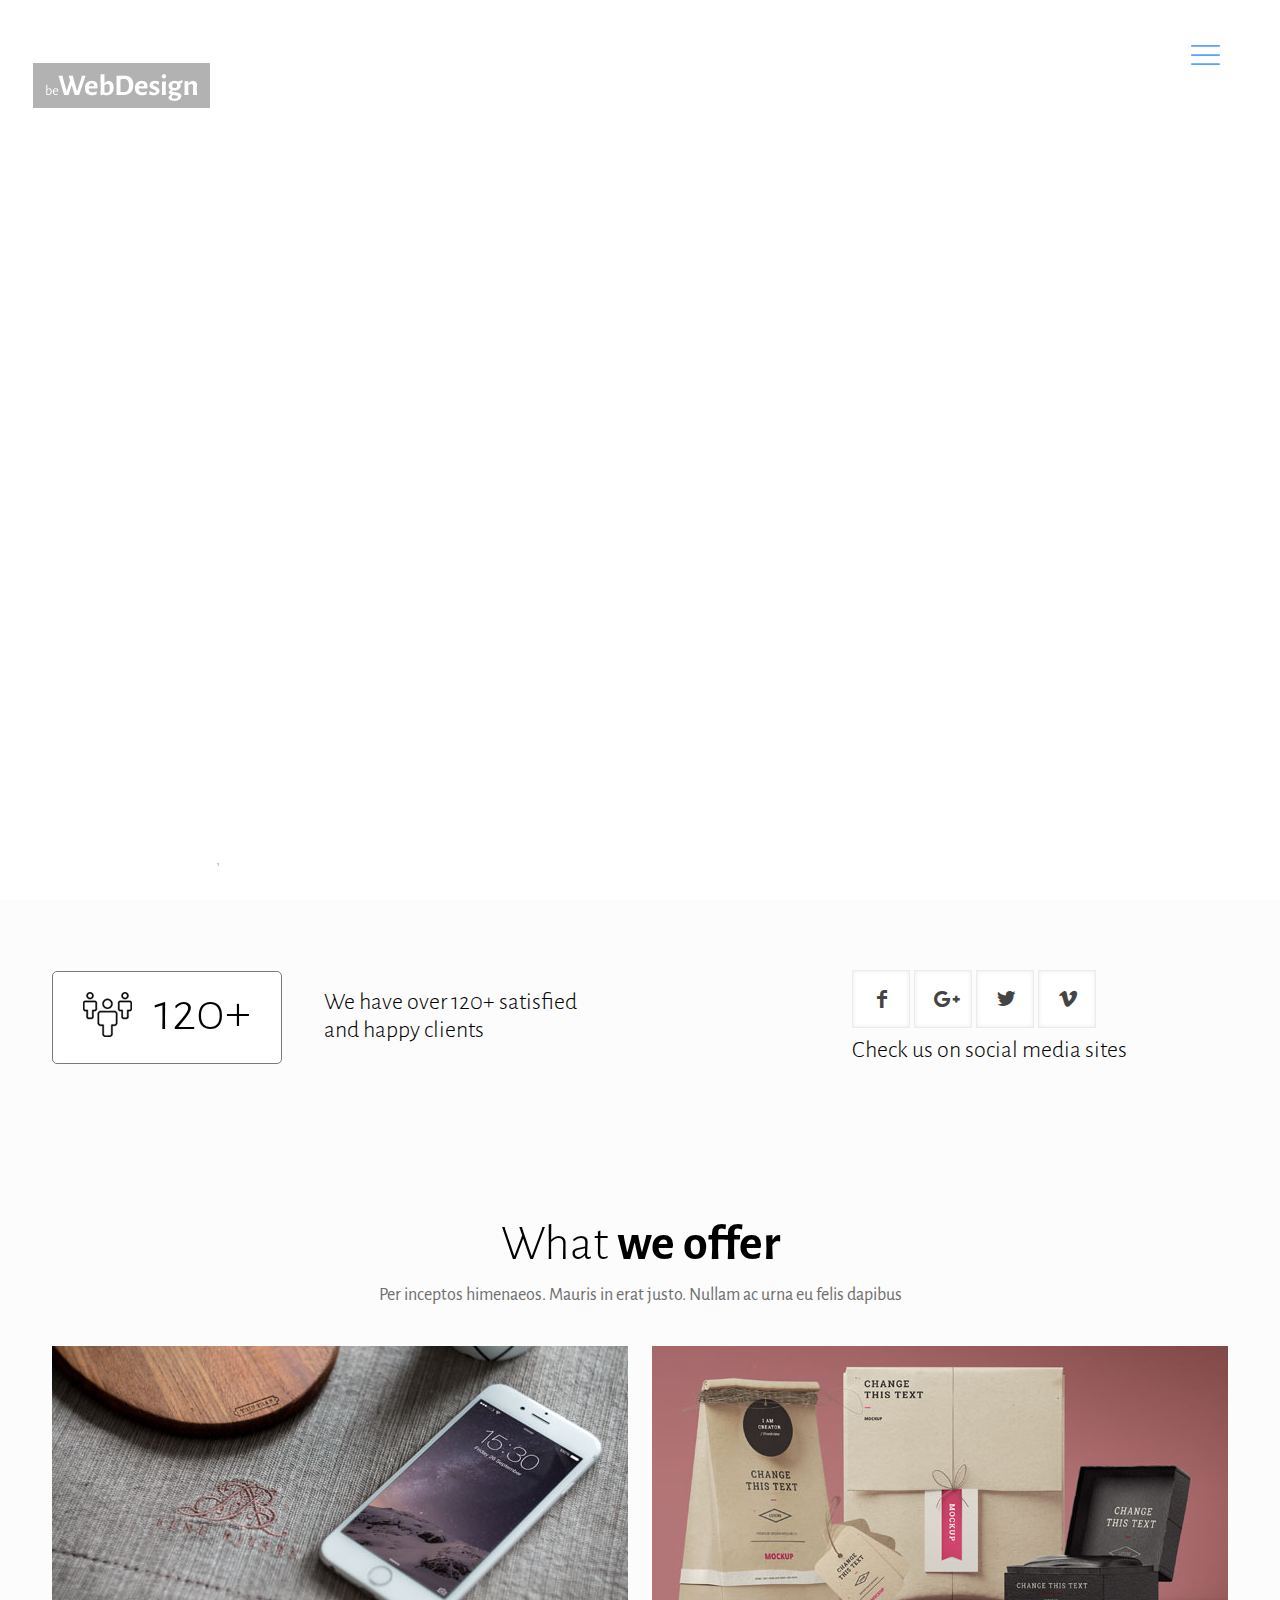
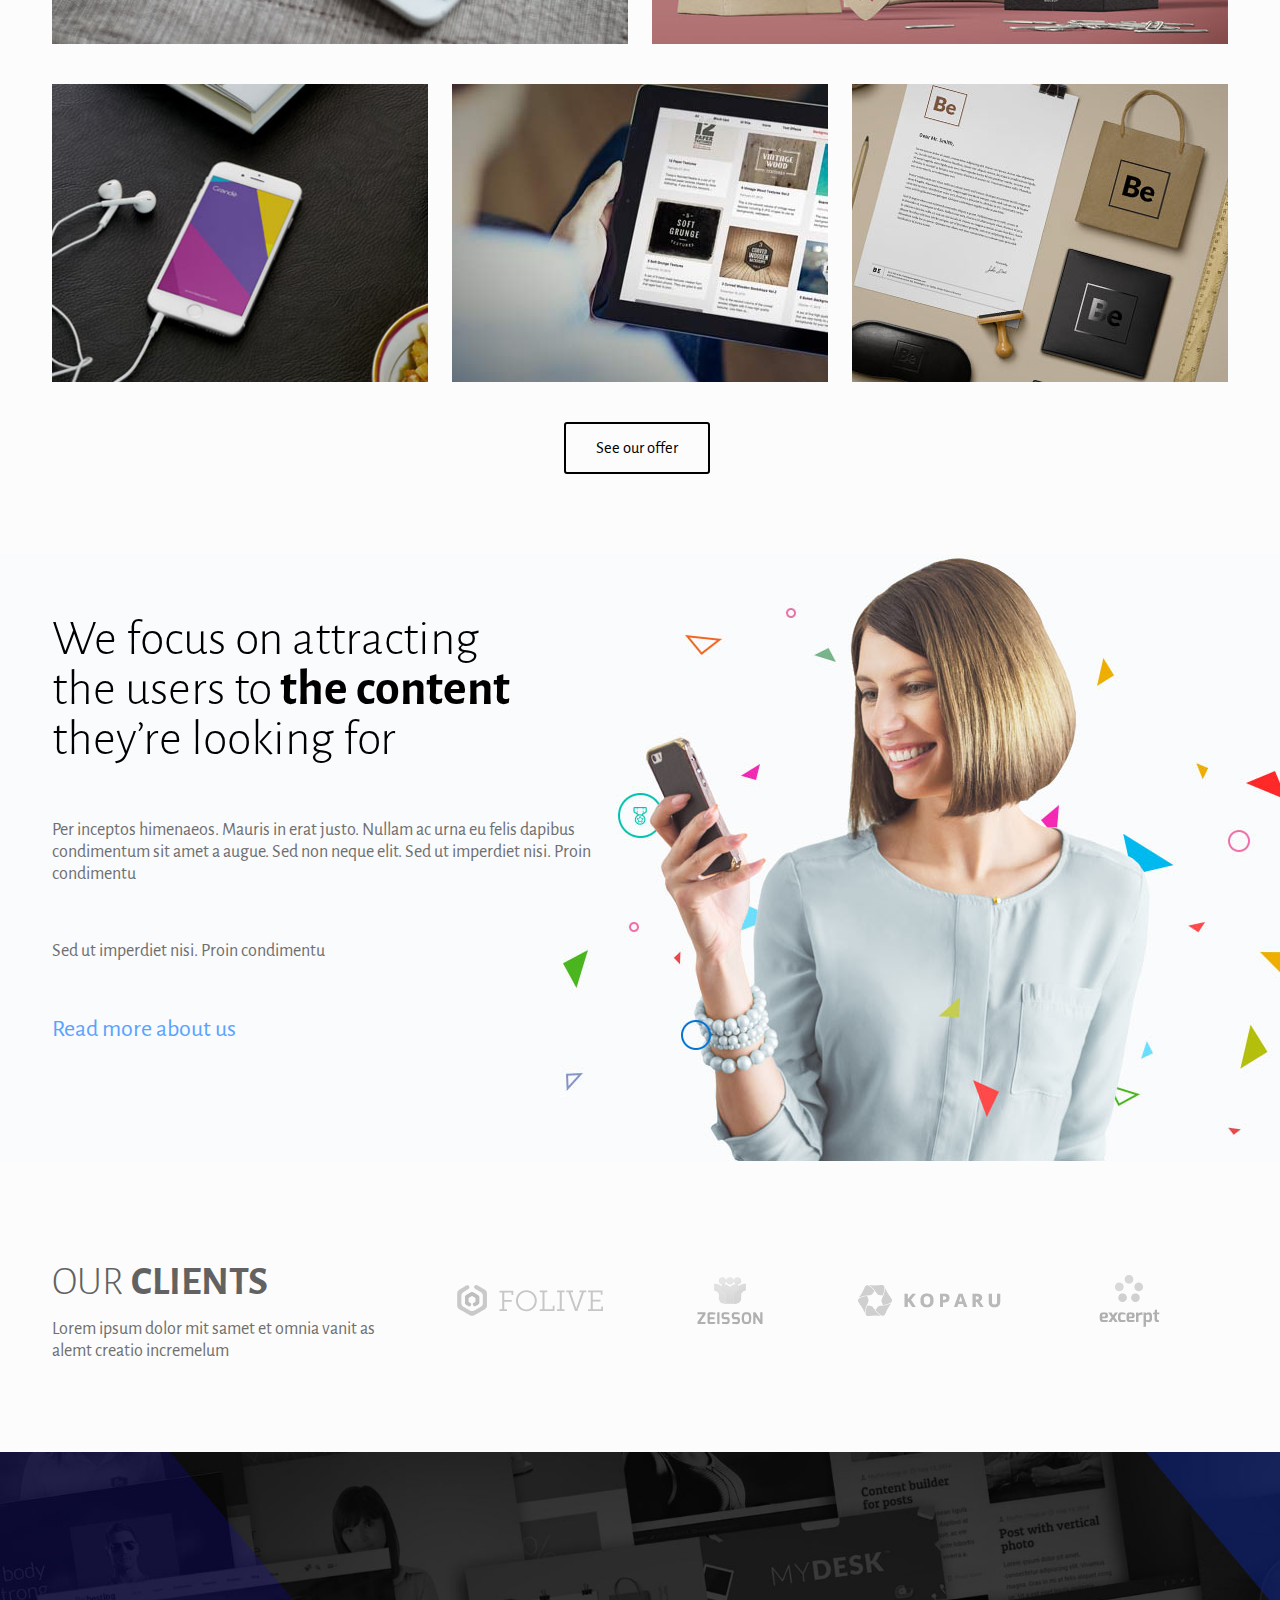
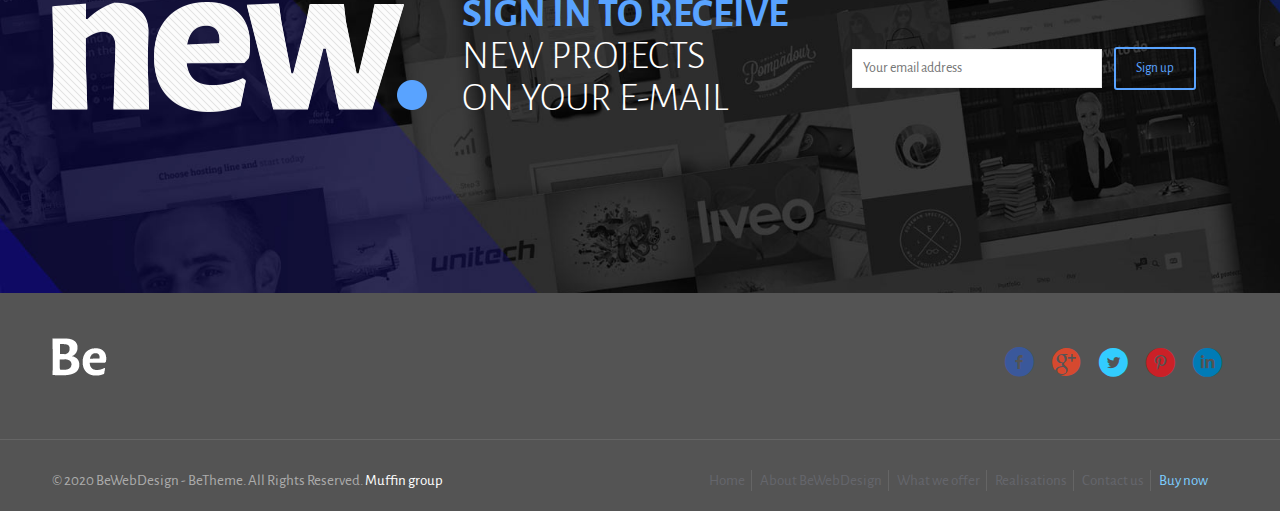
<file: assets/Projects/Project 3/index.html>
<!DOCTYPE html>
<html lang="en">
<head>
    <meta charset="UTF-8">
    <meta name="viewport" content="width=device-width, initial-scale=1.0">
    <title>BeWebDesign - BeTheme</title>
    <link rel="stylesheet" href="Be_web_design.css">
    <link href="https://fonts.googleapis.com/css?family=Alegreya+Sans:100,100i,300,300i,400,400i,500,500i,700,700i,800,800i,900,900i&display=swap" rel="stylesheet">
</head>
<body>
    <!-- Header - Slides - Menu -->
    <div class="slides_wrapper">
        <!-- Logo -->
        <div class="top_bar"><a href="https://themes.muffingroup.com/be/webdesign"><img src="webdesign.png" alt=""></a></div>
        <!-- Menu -->
        <div class="menu">
            <div class="nav_icon"><i class="icon_menu"></i></div>
            <div class="menu_content">
                <ul>
                    <li><a href="https://themes.muffingroup.com/be/webdesign/">Home</a></li>
                    <li><a href="https://themes.muffingroup.com/be/webdesign/about/">About BeWebDesign</a></li>
                    <li><a href="https://themes.muffingroup.com/be/webdesign/what-we-offer/">What we offer</a></li>
                    <li><a href="https://themes.muffingroup.com/be/webdesign/realisations/">Realisations</a></li>
                    <li><a href="https://themes.muffingroup.com/be/webdesign/contact-us/">Contact us</a></li>
                    <li><a href="https://1.envato.market/c/1289117/275988/4415?u=https%3A%2F%2Fthemeforest.net%2Fitem%2Fbetheme-responsive-multipurpose-wordpress-theme%2F7758048%3Fref%3Dmuffingroup">Buy now</a></li>
                </ul>
            </div>
        </div>
        <!-- Slides -->
        <div class="slides_container">
            <div class="slides_content active">
                <div class="slides_background_image" style="background-image: url(home_webdesign_slide1_bg.jpg);"></div>
                <img src="home_webdesign_slide1_cover2.png" alt="" class="upper_cover">
                <img src="home_webdesign_slide1_cover3.png" alt="" class="bottom_cover_blur">
                <img src="home_webdesign_slide1_cover3.png" alt="" class="bottom_cover">
                <div class="slides_description">
                    <div class="slide_number">01</div>
                    <div class="title">CHARLIE ltd</div>
                    <div class="line"></div>
                    <div class="content">
                        Per inceptos himenaeos. Mauris in erat justo. Nullam ac urna eu felis<br>
                        dapibus condimentum sit amet a augue. Sed non neque elit. Sed ut<br>
                        imperdiet nisi. Proin condimentum fermentum nunc. Etiam pharetra,<br>
                        erat sed fermentum feugiat, velit mauris egestas quam, ut aliquam<br>
                        massa nisl quis neque. Suspendisse in orci enim.
                    </div>
                    <a href="https://themes.muffingroup.com/be/webdesign/#">See the project</a>
                </div>
            </div>
            <div class="slides_content">
                <div class="slides_background_image" style="background-image: url(home_webdesign_slide3_bg.jpg);"></div>
                <img src="home_webdesign_slide3_cover2.png" alt="" class="upper_cover">
                <img src="home_webdesign_slide3_cover3.png" alt="" class="bottom_cover_blur">
                <img src="home_webdesign_slide3_cover3.png" alt="" class="bottom_cover">
                <div class="slides_description">
                    <div class="slide_number">02</div>
                    <div class="title">BE THEME BRAND</div>
                    <div class="line"></div>
                    <div class="content">
                        Per inceptos himenaeos. Mauris in erat justo. Nullam ac urna eu felis<br>
                        dapibus condimentum sit amet a augue. Sed non neque elit. Sed ut<br>
                        imperdiet nisi. Proin condimentum fermentum nunc. Etiam pharetra,<br>
                        erat sed fermentum feugiat, velit mauris egestas quam, ut aliquam<br>
                        massa nisl quis neque. Suspendisse in orci enim.
                    </div>
                    <a href="https://themes.muffingroup.com/be/webdesign/#">See the project</a>
                </div>
            </div>
            <div class="slides_content">
                <div class="slides_background_image" style="background-image: url(home_webdesign_slide4_bg.jpg);"></div>
                <img src="home_webdesign_slide4_cover2.png" alt="" class="upper_cover">
                <img src="home_webdesign_slide4_cover3.png" alt="" class="bottom_cover_blur">
                <img src="home_webdesign_slide4_cover3.png" alt="" class="bottom_cover">
                <div class="slides_description">
                    <div class="slide_number">03</div>
                    <div class="title">NICESHOP.COM</div>
                    <div class="line"></div>
                    <div class="content">
                        Per inceptos himenaeos. Mauris in erat justo. Nullam ac urna eu felis<br>
                        dapibus condimentum sit amet a augue. Sed non neque elit. Sed ut<br>
                        imperdiet nisi. Proin condimentum fermentum nunc. Etiam pharetra,<br>
                        erat sed fermentum feugiat, velit mauris egestas quam, ut aliquam<br>
                        massa nisl quis neque. Suspendisse in orci enim.
                    </div>
                    <a href="https://themes.muffingroup.com/be/webdesign/#">See the project</a>
                </div>
            </div>
        </div>
        <div class="slides_nav_bullet">
            <div class="bullet active_bullet"><span class="bullet_inner">1</span></div>
            <div class="bullet"><span class="bullet_inner">2</span></div>
            <div class="bullet"><span class="bullet_inner">3</span></div>
        </div>
    </div>
    <!-- Main content -->
    <div class="main_content">
        <!-- Social -->
        <div class="social" style="background-image: url(https://themes.muffingroup.com/be/webdesign/wp-content/uploads/2015/03/home_webdesign_pattern1.png);">
            <div class="social_wrapper">
                <div class="clients_number">
                    <div>
                        <img src="home_webdesign_ico_c.png" alt="">
                        <span>120+</span>
                    </div>
                    <h4>We have over 120+ satisfied<br>and happy clients</h4>
                </div>
                <div class="social_media">
                    <a href="https://themes.muffingroup.com/be/webdesign/#">
                        <span class="top_icon"><i class="icon_facebook"></i></span>
                        <span class="bottom_icon"><i class="icon_facebook"></i></span>
                    </a>
                    <a href="https://themes.muffingroup.com/be/webdesign/#">
                        <span class="top_icon"><i class="icon_google"></i></span>
                        <span class="bottom_icon"><i class="icon_google"></i></span>
                    </a>
                    <a href="https://themes.muffingroup.com/be/webdesign/#">
                        <span class="top_icon"><i class="icon_twitter"></i></span>
                        <span class="bottom_icon"><i class="icon_twitter"></i></span>
                    </a>
                    <a href="https://themes.muffingroup.com/be/webdesign/#">
                        <span class="top_icon"><i class="icon_vimeo"></i></span>
                        <span class="bottom_icon"><i class="icon_vimeo"></i></span>
                    </a>
                    <h4>Check us on social media sites</h4>
                </div>
                <div class="clear_fix" style="clear: both;"></div>
            </div>
        </div>
        <!-- Offer -->
        <div class="Offer">
            <div class="offer_wrapper">
                <div class="one_column">
                    <h2>What <strong>we offer</strong></h2>
                    <h5>Per inceptos himenaeos. Mauris in erat justo. Nullam ac urna eu felis dapibus</h5>
                </div>
                <div class="two_column">
                    <div class="zoom_box">
                        <a href="https://themes.muffingroup.com/be/webdesign/#">
                            <div class="photo"><img src="home_webdesign_offer3_bg.jpg" alt=""></div>
                            <div class="photo_desc">
                                <div class="photo_desc_wrapper">
                                    <div class="desc_img"><img src="home_webdesign_offer1_icon.png" alt=""></div>
                                    <div class="desc_text">WORDPRESS & JOOMLA THEMES</div>
                                </div>
                            </div>
                        </a>
                    </div>
                </div>
                <div class="two_column">
                    <div class="zoom_box">
                        <a href="https://themes.muffingroup.com/be/webdesign/#">
                            <div class="photo"><img src="home_webdesign_offer4_bg2.jpg" alt=""></div>
                            <div class="photo_desc">
                                <div class="photo_desc_wrapper">
                                    <div class="desc_img"><img src="home_webdesign_offer2_icon.png" alt=""></div>
                                    <div class="desc_text">COMPLETE ONLINE SHOPS</div>
                                </div>
                            </div>
                        </a>
                    </div>
                </div>
                <div class="clear_fix" style="clear: both;"></div>
                <div class="three_column">
                    <div class="zoom_box">
                        <a href="https://themes.muffingroup.com/be/webdesign/#">
                            <div class="photo"><img src="home_webdesign_offer1_bg.jpg" alt=""></div>
                            <div class="photo_desc">
                                <div class="photo_desc_wrapper">
                                    <div class="desc_img"><img src="home_webdesign_offer3_icon.png" alt=""></div>
                                    <div class="desc_text">SMALL BUSINESS WEBSITES</div>
                                </div>
                            </div>
                        </a>
                    </div>
                </div>
                <div class="three_column">
                    <div class="zoom_box">
                        <a href="https://themes.muffingroup.com/be/webdesign/#">
                            <div class="photo"><img src="home_webdesign_offer2_bg.jpg" alt=""></div>
                            <div class="photo_desc">
                                <div class="photo_desc_wrapper">
                                    <div class="desc_img"><img src="home_webdesign_offer4_icon.png" alt=""></div>
                                    <div class="desc_text">PORTALS FOR LARGE SCALE</div>
                                </div>
                            </div>
                        </a>
                    </div>
                </div>
                <div class="three_column">
                    <div class="zoom_box">
                        <a href="https://themes.muffingroup.com/be/webdesign/#">
                            <div class="photo"><img src="home_webdesign_offer5_bg.jpg" alt=""></div>
                            <div class="photo_desc">
                                <div class="photo_desc_wrapper">
                                    <div class="desc_img"><img src="home_webdesign_offer5_icon.png" alt=""></div>
                                    <div class="desc_text">BRAND IDENTITY</div>
                                </div>
                            </div>
                        </a>
                    </div>
                </div>
                <div class="clear_fix" style="clear: both;"></div>
                <div class="one_column">
                    <a href="https://themes.muffingroup.com/be/webdesign/what-we-offer/">See our offer</a>
                </div>
            </div>
        </div>
        <!-- About -->
        <div class="about">
            <div class="about_wrapper">
                <div class="about_content">
                    <h2>We focus on attracting<br>the users to<strong> the content</strong><br>they’re looking for</h2>
                    <h5>Per inceptos himenaeos. Mauris in erat justo. Nullam ac urna eu felis dapibus condimentum sit amet a augue. Sed non neque elit. Sed ut imperdiet nisi. Proin condimentu</h5>
                    <h5>Sed ut imperdiet nisi. Proin condimentu</h5>
                    <a href="https://themes.muffingroup.com/be/webdesign/about/">Read more about us</a>
                </div>
                <div class="clear_fix" style="clear: both;"></div>
            </div>
        </div>
        <!-- Client -->
        <div class="client">
            <div class="client_wrapper">
                <div class="client_content">
                    <div class="client_text">
                        <h3>OUR <strong>CLIENTS</strong></h3>
                        <h5>Lorem ipsum dolor mit samet et omnia vanit as<br>alemt creatio incremelum</h5>
                    </div>
                    <div class="client_logo">
                        <a href="https://themes.muffingroup.com/be/webdesign/#">
                            <img src="client_33.png" alt="">
                            <img src="client_3.png" alt="">
                        </a>
                    </div>
                    <div class="client_logo">
                        <a href="https://themes.muffingroup.com/be/webdesign/#">
                            <img src="client_11.png" alt="">
                            <img src="client_1.png" alt="">
                        </a>
                    </div>
                    <div class="client_logo">
                        <a href="https://themes.muffingroup.com/be/webdesign/#">
                            <img src="client_44.png" alt="">
                            <img src="client_4.png" alt="">
                        </a>
                    </div>
                    <div class="client_logo">
                        <a href="https://themes.muffingroup.com/be/webdesign/#">
                            <img src="client_22.png" alt="">
                            <img src="client_2.png" alt="">
                        </a>
                    </div>
                    <div class="clear_fix" style="clear: both;"></div>
                </div>
            </div>
        </div>
        <!-- News -->
        <div class="news">
            <img src="home_webdesign_newsletter_bg.jpg" alt="" class="parallax">
            <div class="news_wrapper">
                <div class="news_content"><img src="home_webdesign_new.png" alt=""></div>
                <div class="news_content"><h3><span>SIGN IN TO RECEIVE</span><br>NEW PROJECTS<br> ON YOUR E-MAIL</h3></div>
                <div class="news_content">
                    <input type="email" placeholder="Your email address">
                    <input type="submit" value="Sign up">
                </div>
                <div class="clear_fix" style="clear: both;"></div>
            </div>
        </div>
    </div>
    <!-- Footer -->
    <div class="footer">
        <div class="widgets_wrapper">
            <div class="widgets_column"><img src="home_webdesign_footer_logo.png" alt=""></div>
            <div class="widgets_column">
                <p>
                    <a href="https://themes.muffingroup.com/be/webdesign/#"><i class="facebook_circle"></i></a>
                    <a href="https://themes.muffingroup.com/be/webdesign/#"><i class="google_circle"></i></a>
                    <a href="https://themes.muffingroup.com/be/webdesign/#"><i class="twitter_circle"></i></a>
                    <a href="https://themes.muffingroup.com/be/webdesign/#"><i class="pininteres_circle"></i></a>
                    <a href="https://themes.muffingroup.com/be/webdesign/#"><i class="linkedih_circle"></i></a>
                </p>
            </div>
            <div class="clear_fix" style="clear: both;"></div>
        </div>
        <div class="copy_right">
            <div class="copy_right_wrapper">
                <div class="copy_right_content">
                    <div class="copy_right_text">
                        © 2020 BeWebDesign - BeTheme. All Rights Reserved.
                        <a href="https://muffingroup.com/">Muffin group</a>
                    </div>
                    <div class="copy_right_menu">
                        <ul>
                            <li><a href="https://themes.muffingroup.com/be/webdesign/">Home</a></li>
                            <li><a href="https://themes.muffingroup.com/be/webdesign/about/">About BeWebDesign</a></li>
                            <li><a href="https://themes.muffingroup.com/be/webdesign/what-we-offer/">What we offer</a></li>
                            <li><a href="https://themes.muffingroup.com/be/webdesign/realisations/">Realisations</a></li>
                            <li><a href="https://themes.muffingroup.com/be/webdesign/contact-us/">Contact us</a></li>
                            <li><a href="https://1.envato.market/c/1289117/275988/4415?u=https%3A%2F%2Fthemeforest.net%2Fitem%2Fbetheme-responsive-multipurpose-wordpress-theme%2F7758048%3Fref%3Dmuffingroup">Buy now</a></li>
                        </ul>
                    </div>
                    <div class="clear_fix" style="clear: both;"></div>
                </div>
                <div class="clear_fix" style="clear: both;"></div>
            </div>
        </div>
    </div>
    <script src="Be_web_design.js"></script>
</body>
</html>
</file>
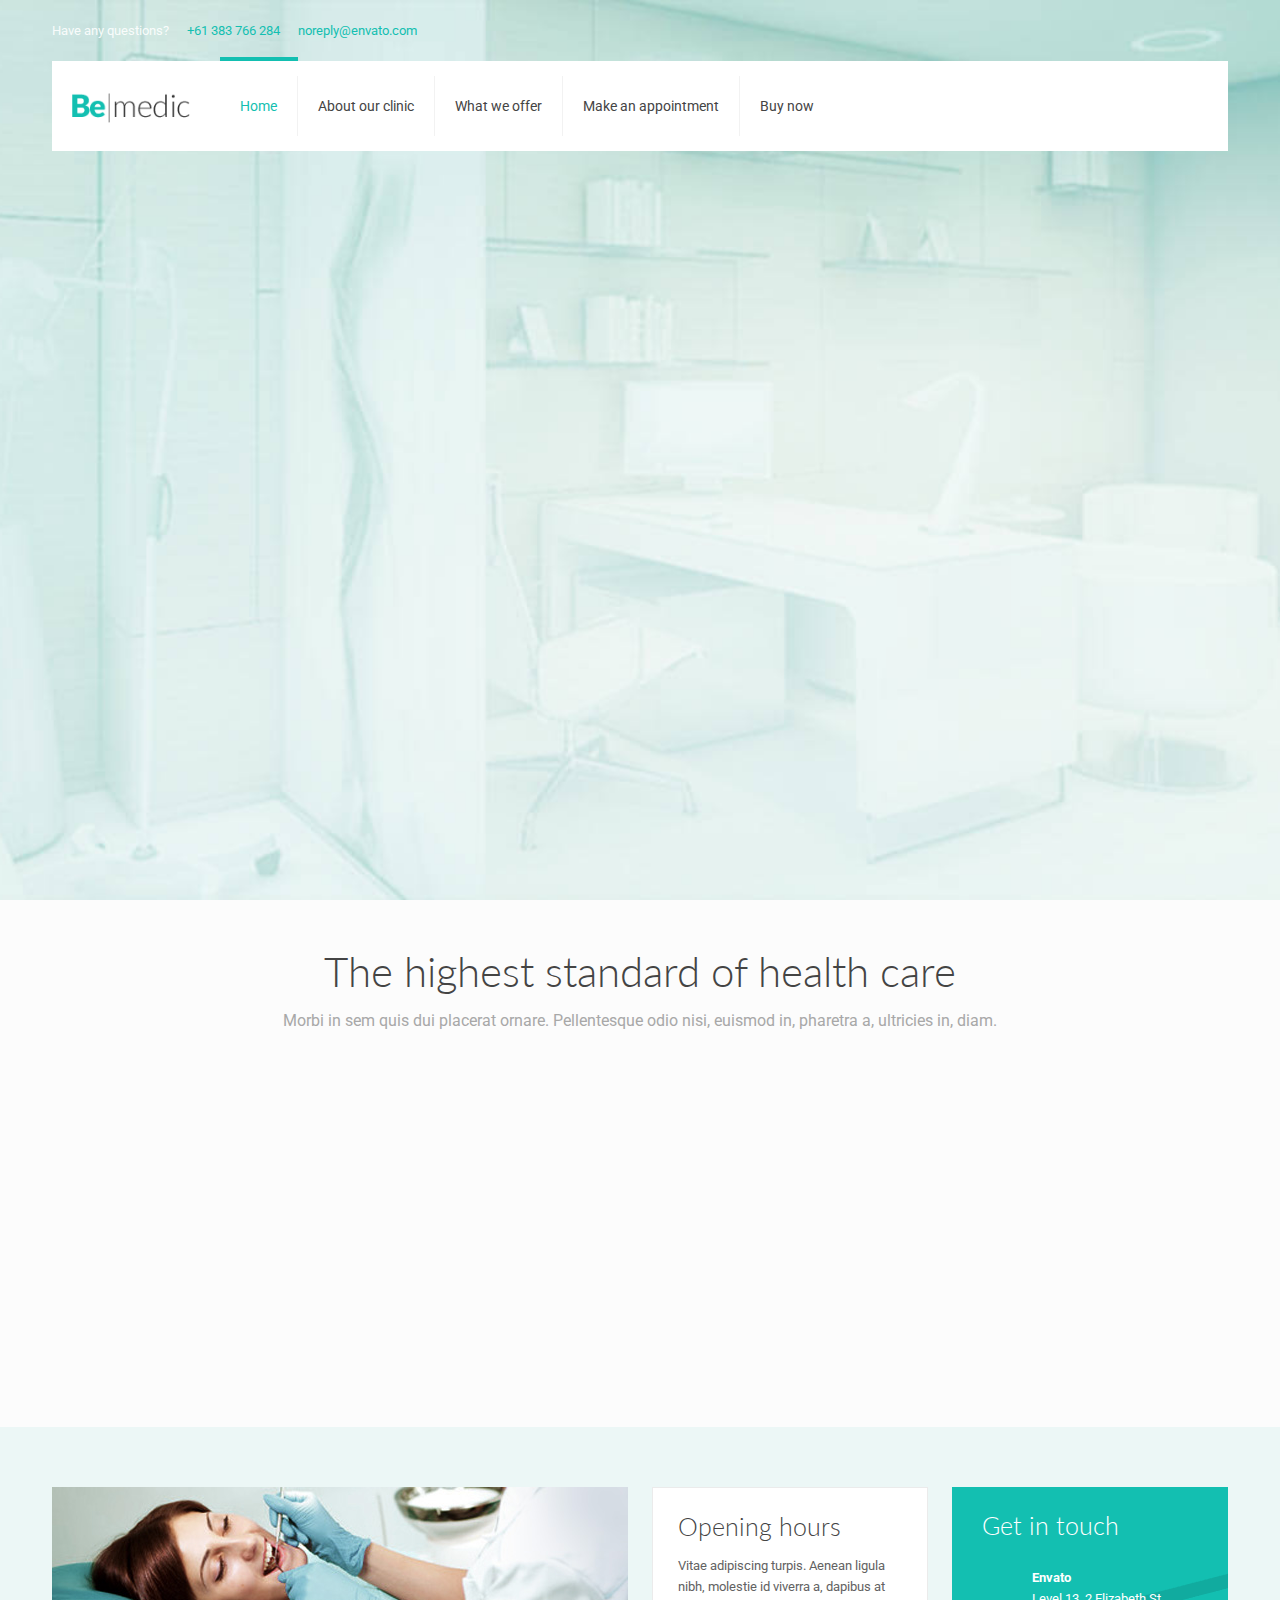
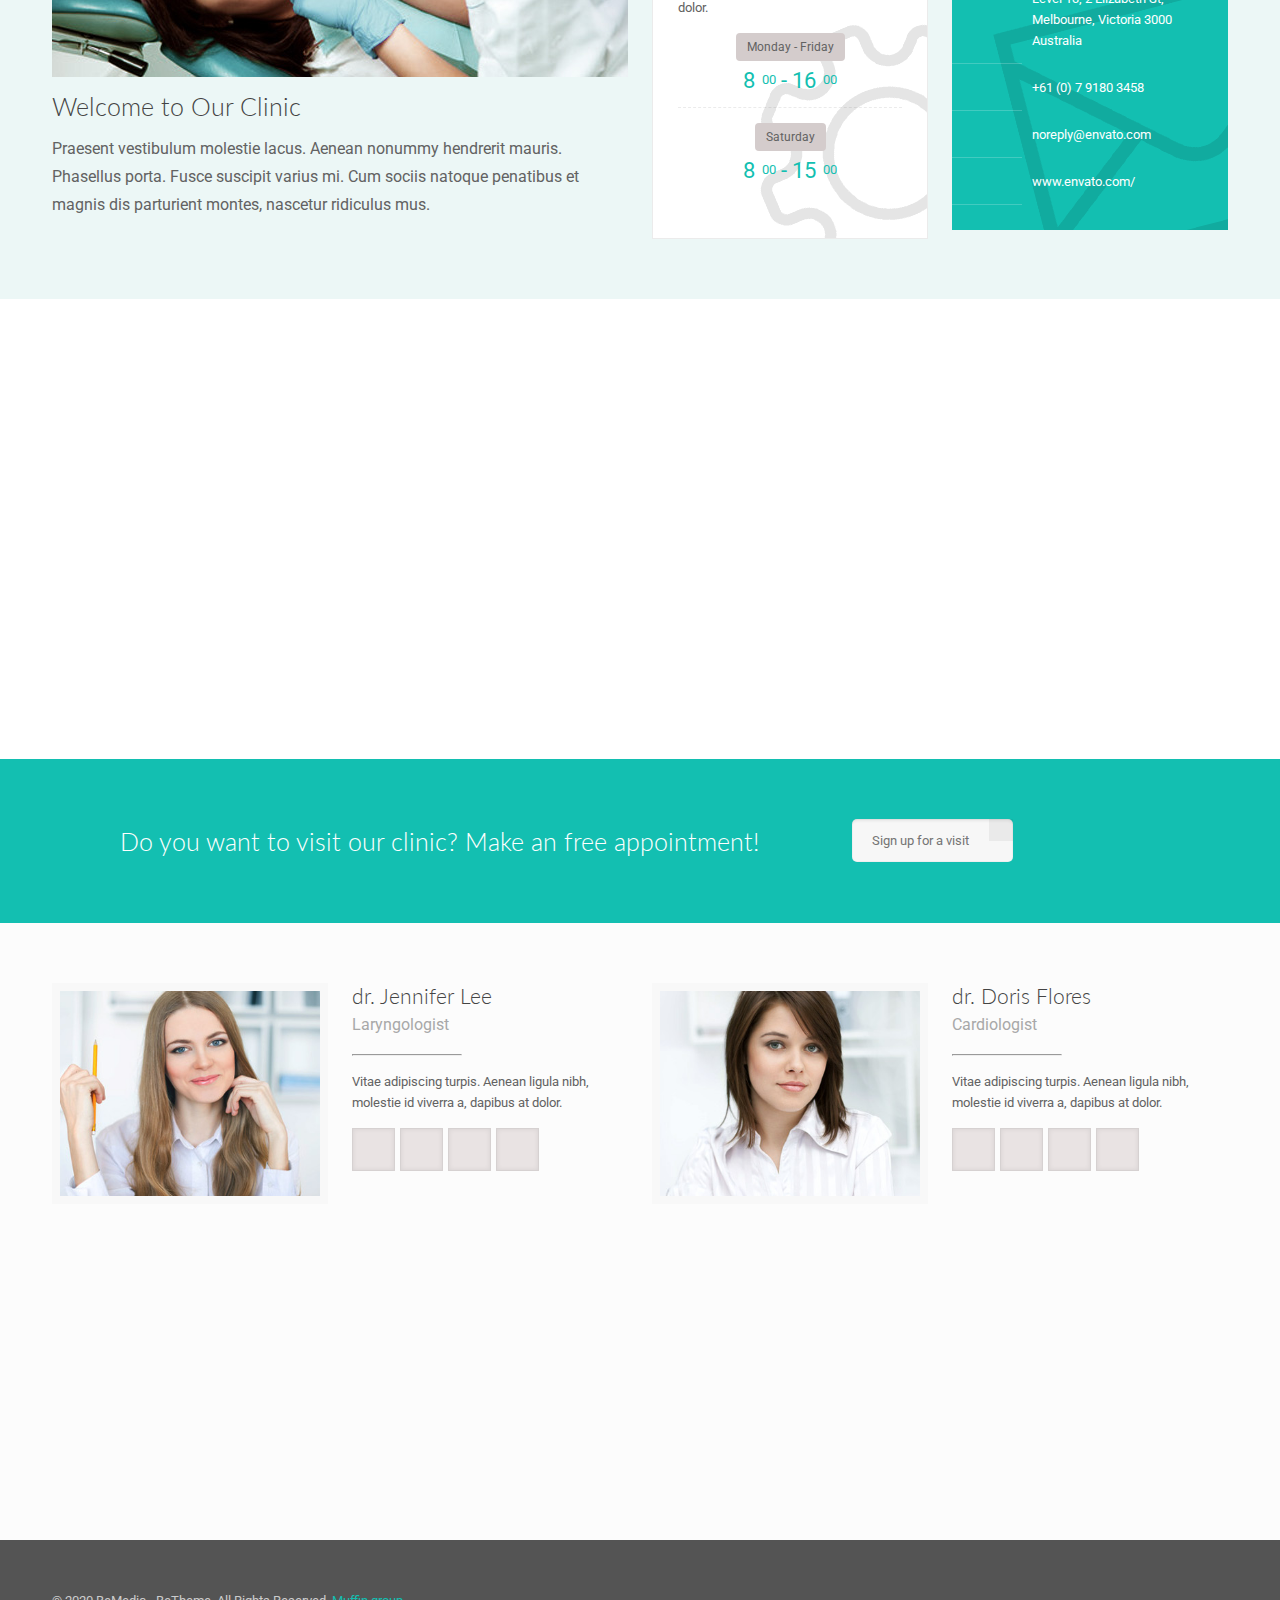
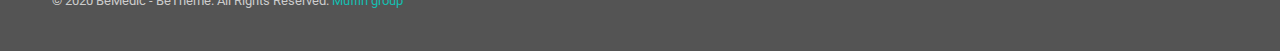
<file: assets/Projects/Project 4/index.html>
<!DOCTYPE html>
<html lang="en">
<head>
    <meta charset="UTF-8">
    <meta name="viewport" content="width=device-width, initial-scale=1.0">
    <title>Project 4</title>
    <script src="https://ajax.googleapis.com/ajax/libs/jquery/3.5.1/jquery.min.js"></script>
    <link rel="stylesheet" href="Project_4.css">
    <!-- roboto font -->
    <link href="https://fonts.googleapis.com/css2?family=Roboto:ital,wght@0,100;0,300;0,400;0,500;0,700;0,900;1,100;1,300;1,400;1,500;1,700;1,900&display=swap" rel="stylesheet">
    <!-- lato font -->
    <link href="https://fonts.googleapis.com/css2?family=Lato:ital,wght@0,100;0,300;0,400;0,700;0,900;1,100;1,300;1,400;1,700;1,900&display=swap" rel="stylesheet">
    <!-- open sans font -->
    <link href="https://fonts.googleapis.com/css2?family=Open+Sans:ital,wght@0,300;0,400;0,600;0,700;0,800;1,300;1,400;1,600;1,700;1,800&display=swap" rel="stylesheet">
    <link rel="stylesheet" href="https://use.fontawesome.com/releases/v5.1.1/css/all.css" integrity="sha384-O8whS3fhG2OnA5Kas0Y9l3cfpmYjapjI0E4theH4iuMD+pLhbf6JI0jIMfYcK3yZ" crossorigin="anonymous">
</head>
<body>
    <!-- web content -->
    <div class="web_content_wrapper">
        <!-- header -->
        <div class="header_wrapper">
            <div class="header">
                <!-- contact bar -->
                <div class="contact_bar">
                    <div class="container">
                        <div class="container_wrapper">
                            <ul class="contact_details">
                                <li>Have any questions?</li>
                                <li>
                                    <i class="fas fa-phone"></i>
                                    <a href="tel:+61383766284">+61 383 766 284</a>
                                </li>
                                <li>
                                    <i class="far fa-envelope"></i>
                                    <a href="mailto:noreply@envato.com">noreply@envato.com</a>
                                </li>
                            </ul>
                            <ul class="social">
                                <li><i class="fab fa-facebook-f"></i></li>
                                <li><i class="fab fa-twitter"></i></li>
                                <li><i class="fab fa-vimeo-v"></i></li>
                                <li><i class="fas fa-play"></i></li>
                                <li><i class="fab fa-flickr"></i></li>
                                <li><i class="fab fa-linkedin-in"></i></li>
                                <li><i class="fab fa-pinterest"></i></li>
                            </ul>
                        </div>
                        <div class="clear_fix" style="clear: both;"></div>
                    </div>
                </div>
                <!-- menu bar -->
                <div class="menu_bar">
                    <div class="container">
                        <div class="container_wrapper">
                            <div class="menu">
                                <div class="logo">
                                    <h1><a href="https://themes.muffingroup.com/be/medic"><img src="be_medic_logo.png" alt=""></a></h1>
                                </div>
                                <div class="menu_wrapper">
                                    <nav>
                                        <ul class="main_menu">
                                            <li><a href="https://themes.muffingroup.com/be/medic/"><span>Home</span></a></li>
                                            <li><a href="https://themes.muffingroup.com/be/medic/about/"><span>About our clinic</span></a></li>
                                            <li><a href="https://themes.muffingroup.com/be/medic/our-offer/"><span>What we offer</span></a></li>
                                            <li><a href="https://themes.muffingroup.com/be/medic/contact/"><span>Make an appointment</span></a></li>
                                            <li><a href="https://1.envato.market/c/1289117/275988/4415?u=https%3A%2F%2Fthemeforest.net%2Fitem%2Fbetheme-responsive-multipurpose-wordpress-theme%2F7758048%3Fref%3Dmuffingroup"><span>Buy now</span></a></li>
                                        </ul>
                                    </nav>
                                </div>
                            </div>
                            <div class="clear_fix" style="clear: both;"></div>
                        </div>
                    </div>
                </div>
                <!-- background and slider -->
                <div class="background_and_slider">
                    <div class="background"></div>
                    <div class="doctor_portrait"><img src="be_medic_slide-doctor-1.png" alt=""></div>
                    <div class="first_slider"><span>1000</span> opportunities</div>
                    <div class="second_slider">The easiest way to build different sites<br>without many themes</div>
                    <div class="appoitment_button"><a href="https://themes.muffingroup.com/be/medic/#">Make an appointment</a></div>
                </div>
            </div>
        </div>
        <!-- content -->
        <div class="content">
            <div class="content_wrapper">
                <div class="section_group">
                    <!-- intro -->
                    <div class="section intro">
                        <div class="container">
                            <div class="section_content">
                                <div class="one_column_content">
                                    <div class="fancy_heading">
                                        <h2>
                                            <i class="fas fa-caret-right"></i>
                                            The highest standard of health care
                                            <i class="fas fa-caret-left"></i>
                                        </h2>
                                        <div class="fancy_heading_content"><span>Morbi in sem quis dui placerat ornare. Pellentesque odio nisi, euismod in, pharetra a, ultricies in, diam.</span></div>
                                    </div>
                                </div>
                                <div class="clear_fix" style="clear: both;"></div>
                                <div class="one_fourth_column_content">
                                    <div class="one_fourth_column_content_wrapper">
                                        <a href="https://themes.muffingroup.com/be/medic/#">
                                            <div class="img_wrapper"><img src="be_medic_doctor_icon_1.png" alt=""></div>
                                            <div class="desc_wrapper">
                                                <h4>Medication</h4>
                                                <div class="desc">Vitae adipiscing turpis. Aenean ligula nibh in, molestie id viverra a, dapibus at dolor.</div>
                                            </div>
                                        </a>
                                    </div>
                                </div>
                                <div class="one_fourth_column_content">
                                    <div class="one_fourth_column_content_wrapper">
                                        <a href="https://themes.muffingroup.com/be/medic/#">
                                            <div class="img_wrapper"><img src="be_medic_doctor_icon_2.png" alt=""></div>
                                            <div class="desc_wrapper">
                                                <h4>Heart defects</h4>
                                                <div class="desc">Vitae adipiscing turpis. Aenean ligula nibh in, molestie id viverra a, dapibus at dolor.</div>
                                            </div>
                                        </a>
                                    </div>
                                </div>
                                <div class="one_fourth_column_content">
                                    <div class="one_fourth_column_content_wrapper">
                                        <a href="https://themes.muffingroup.com/be/medic/#">
                                            <div class="img_wrapper"><img src="be_medic_doctor_icon_3.png" alt=""></div>
                                            <div class="desc_wrapper">
                                                <h4>Dental caries</h4>
                                                <div class="desc">Vitae adipiscing turpis. Aenean ligula nibh in, molestie id viverra a, dapibus at dolor.</div>
                                            </div>
                                        </a>
                                    </div>
                                </div>
                                <div class="one_fourth_column_content">
                                    <div class="one_fourth_column_content_wrapper">
                                        <a href="https://themes.muffingroup.com/be/medic/#">
                                            <div class="img_wrapper"><img src="be_medic_doctor_icon_4.png" alt=""></div>
                                            <div class="desc_wrapper">
                                                <h4>First-aid</h4>
                                                <div class="desc">Vitae adipiscing turpis. Aenean ligula nibh in, molestie id viverra a, dapibus at dolor.</div>
                                            </div>
                                        </a>
                                    </div>
                                </div>
                                <div class="clear_fix" style="clear: both;"></div>
                                <div class="one_column_content">
                                    <a href="https://themes.muffingroup.com/be/medic/" class="appointment">
                                        <span><i class="far fa-calendar-alt"></i></span>
                                        <span>Make an appointment</span>
                                    </a>
                                    <div class="clear_fix" style="clear: both;"></div>
                                </div>
                                <div class="clear_fix" style="clear: both;"></div>
                            </div>
                        </div>
                    </div>
                    <!-- opening hours -->
                    <div class="section opening_hours">
                        <div class="container">
                            <div class="section_content">
                                <div class="one_two_column_content">
                                    <img src="be_medic_doctor_welcome.jpg" alt="">
                                    <h3>Welcome to Our Clinic</h3>
                                    <p>Praesent vestibulum molestie lacus. Aenean nonummy hendrerit mauris. Phasellus porta. Fusce suscipit varius mi. Cum sociis natoque penatibus et magnis dis parturient montes, nascetur ridiculus mus.</p>
                                </div>
                                <div class="one_fourth_column_content">
                                    <div class="opening">
                                        <h3>Opening hours</h3>
                                        <div class="opening_wrapper">
                                            <p>Vitae adipiscing turpis. Aenean ligula nibh, molestie id viverra a, dapibus at dolor.</p>
                                            <ul>
                                                <li>
                                                    <label>Monday - Friday</label>
                                                    <span>8 <sup>00</sup> - 16 <sup>00</sup></span>
                                                </li>
                                                <li>
                                                    <label>Saturday</label>
                                                    <span>8 <sup>00</sup> - 15 <sup>00</sup></span>
                                                </li>
                                            </ul>
                                        </div>
                                    </div>
                                </div>
                                <div class="one_fourth_column_content">
                                    <div class="get_in_touch">
                                        <h3>Get in touch</h3>
                                        <div class="get_in_touch_wrapper">
                                            <ul>
                                                <li>
                                                    <span><i class="fas fa-map-marker-alt"></i></span>
                                                    <span><strong>Envato</strong><br> Level 13, 2 Elizabeth St,<br> Melbourne, Victoria 3000 Australia</span>
                                                </li>
                                                <li>
                                                    <span><i class="fas fa-phone"></i></span>
                                                    <p><a href="tel:+61(0)791803458">+61 (0) 7 9180 3458</a></p>
                                                </li>
                                                <li>
                                                    <span><i class="fas fa-envelope"></i></span>
                                                    <p><a href="mailto:noreply@envato.com">noreply@envato.com</a></p>
                                                </li>
                                                <li>
                                                    <span><i class="fas fa-link"></i></span>
                                                    <p><a href="http://www.envato.com/">www.envato.com/</a></p>
                                                </li>
                                            </ul>
                                        </div>
                                    </div>
                                </div>
                                <div class="clear_fix" style="clear: both;"></div>
                            </div>
                        </div>
                    </div>
                    <!-- facts -->
                    <div class="section fact">
                        <div class="container">
                            <div class="section_content">
                                <div class="one_column_content">
                                    <div class="fancy_heading_line">
                                        <span>Quick facts about our clinic</span>
                                        <h2>See what we provide for your health</h2>
                                    </div>
                                </div>
                                <div class="one_third_column_content">
                                    <div class="list_left"><i class="fas fa-user-friends"></i></div>
                                    <div class="list_right">
                                        <h4>Certified doctors</h4>
                                        <div class="desc">Vitae adipiscing turpis. Aenean ligula nibh in, molestie id viverra a, dapibus at dolor.</div>
                                    </div>
                                </div>
                                <div class="one_third_column_content">
                                    <div class="list_left"><i class="fas fa-hourglass-half"></i></div>
                                    <div class="list_right">
                                        <h4>Quick visits</h4>
                                        <div class="desc">Vitae adipiscing turpis. Aenean ligula nibh in, molestie id viverra a, dapibus at dolor.</div>
                                    </div>
                                </div>
                                <div class="one_third_column_content">
                                    <div class="list_left"><i class="far fa-credit-card"></i></div>
                                    <div class="list_right">
                                        <h4>Card payments</h4>
                                        <div class="desc">Vitae adipiscing turpis. Aenean ligula nibh in, molestie id viverra a, dapibus at dolor.</div>
                                    </div>
                                </div>
                                <div class="one_third_column_content">
                                    <div class="list_left"><i class="fas fa-archive"></i></div>
                                    <div class="list_right">
                                        <h4>Patients history</h4>
                                        <div class="desc">Vitae adipiscing turpis. Aenean ligula nibh in, molestie id viverra a, dapibus at dolor.</div>
                                    </div>
                                </div>
                                <div class="one_third_column_content">
                                    <div class="list_left"><i class="fas fa-leaf"></i></div>
                                    <div class="list_right">
                                        <h4>Natural medicine</h4>
                                        <div class="desc">Vitae adipiscing turpis. Aenean ligula nibh in, molestie id viverra a, dapibus at dolor.</div>
                                    </div>
                                </div>
                                <div class="one_third_column_content">
                                    <div class="list_left"><i class="far fa-calendar"></i></div>
                                    <div class="list_right">
                                        <h4>Short terms</h4>
                                        <div class="desc">Vitae adipiscing turpis. Aenean ligula nibh in, molestie id viverra a, dapibus at dolor.</div>
                                    </div>
                                </div>
                                <div class="clear_fix" style="clear: both;"></div>
                            </div>
                        </div>
                    </div>
                    <!-- visit -->
                    <div class="section visit">
                        <div class="container">
                            <div class="section_content">
                                <div class="two_third_column_content">
                                    <h3>Do you want to visit our clinic? Make an free appointment!</h3>
                                </div>
                                <div class="one_third_column_content">
                                    <a class="visit_button" href="https://themes.muffingroup.com/be/medic/">
                                        <span><i class="fas fa-pencil-alt"></i></span>
                                        <span>Sign up for a visit</span>
                                    </a>
                                </div>
                                <div class="clear_fix" style="clear: both;"></div>
                            </div>
                        </div>
                    </div>
                    <!-- team -->
                    <div class="section team">
                        <div class="container">
                            <div class="section_content">
                                <div class="one_two_column_content">
                                    <div class="team_wrapper">
                                        <div class="img_frame">
                                            <div class="team_img_wrapper">
                                                <img src="be_medic_our_team_1.jpg" alt="">
                                            </div>
                                        </div>
                                        <div class="team_desc_wrapper">
                                            <h4>dr. Jennifer Lee</h4>
                                            <p>Laryngologist</p>
                                            <hr>
                                            <div class="desc">Vitae adipiscing turpis. Aenean ligula nibh, molestie id viverra a, dapibus at dolor.</div>
                                            <div class="team_links">
                                                <a href="mailto:noreply@envato.com">
                                                    <span class="up"><i class="fas fa-envelope"></i></span>
                                                    <span class="down"><i class="fas fa-envelope"></i></span>
                                                </a>
                                                <a href="http://facebook.com">
                                                    <span class="up"><i class="fab fa-facebook-f"></i></span>
                                                    <span class="down"><i class="fab fa-facebook-f"></i></span>
                                                </a>
                                                <a href="http://twitter.com/">
                                                    <span class="up"><i class="fab fa-twitter"></i></span>
                                                    <span class="down"><i class="fab fa-twitter"></i></span>
                                                </a>
                                                <a href="http://www.linkedin.com/">
                                                    <span class="up"><i class="fab fa-linkedin-in"></i></span>
                                                    <span class="down"><i class="fab fa-linkedin-in"></i></span>
                                                </a>
                                            </div>
                                        </div>
                                    </div>
                                </div>
                                <div class="one_two_column_content">
                                    <div class="team_wrapper">
                                        <div class="img_frame">
                                            <div class="team_img_wrapper">
                                                <img src="be_medic_our_team_5.jpg" alt="">
                                            </div>
                                        </div>
                                        <div class="team_desc_wrapper">
                                            <h4>dr. Doris Flores</h4>
                                            <p>Cardiologist</p>
                                            <hr>
                                            <div class="desc">Vitae adipiscing turpis. Aenean ligula nibh, molestie id viverra a, dapibus at dolor.</div>
                                            <div class="team_links">
                                                <a href="mailto:noreply@envato.com">
                                                    <span class="up"><i class="fas fa-envelope"></i></span>
                                                    <span class="down"><i class="fas fa-envelope"></i></span>
                                                </a>
                                                <a href="http://facebook.com">
                                                    <span class="up"><i class="fab fa-facebook-f"></i></span>
                                                    <span class="down"><i class="fab fa-facebook-f"></i></span>
                                                </a>
                                                <a href="http://twitter.com/">
                                                    <span class="up"><i class="fab fa-twitter"></i></span>
                                                    <span class="down"><i class="fab fa-twitter"></i></span>
                                                </a>
                                                <a href="http://www.linkedin.com/">
                                                    <span class="up"><i class="fab fa-linkedin-in"></i></span>
                                                    <span class="down"><i class="fab fa-linkedin-in"></i></span>
                                                </a>
                                            </div>
                                        </div>
                                    </div>
                                </div>
                                <div class="one_column_content"><img class="heart_rate" src="be_medic_doctor_heart_rate.png" alt=""></div>
                                <div class="clear_fix" style="clear: both;"></div>
                            </div>
                        </div>
                    </div>
                </div>
            </div>
        </div>
        <!-- footer -->
        <div class="footer">
            <div class="container">
                <div class="one_column_content one">
                    <a href="#" class="back_to_top"><i class="fas fa-angle-up"></i></a>
                    <div class="copy_right">
                        © 2020 BeMedic - BeTheme. All Rights Reserved.
                        <a href="https://muffingroup.com">Muffin group</a>
                    </div>
                    <ul class="social">
                        <li><i class="fab fa-facebook-f"></i></li>
                        <li><i class="fab fa-twitter"></i></li>
                        <li><i class="fab fa-vimeo-v"></i></li>
                        <li><i class="fas fa-play"></i></li>
                        <li><i class="fab fa-flickr"></i></li>
                        <li><i class="fab fa-linkedin-in"></i></li>
                        <li><i class="fab fa-pinterest"></i></li>
                    </ul>
                </div>
                <div class="clear_fix" style="clear: both;"></div>
            </div>
        </div>
    </div>

    <script src="Project_4.js"></script>
</body>
</html>
</file>
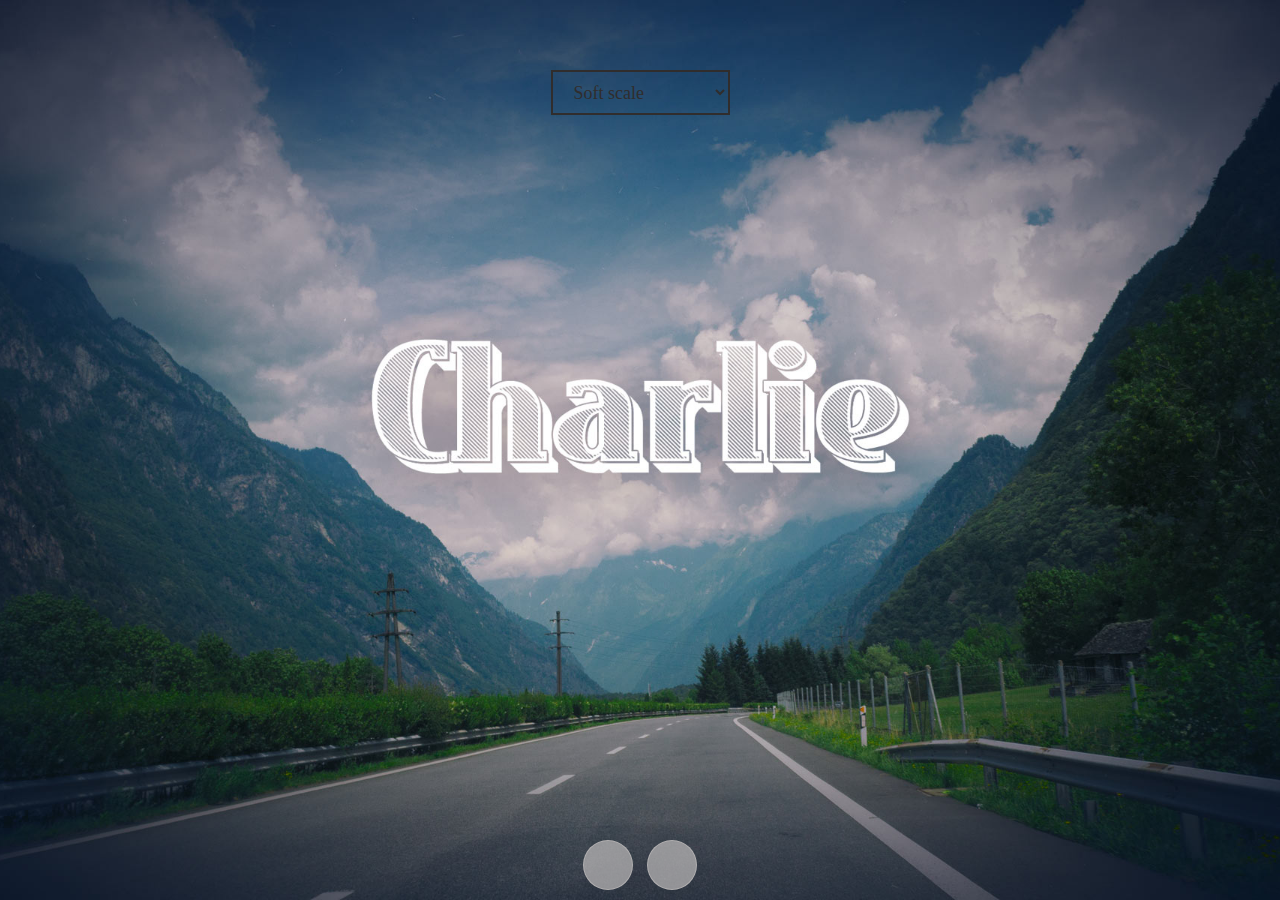
<file: assets/Projects/Project 5/index.html>
<!DOCTYPE html>
<html lang="en">
<head>
    <meta charset="UTF-8">
    <meta name="viewport" content="width=device-width, initial-scale=1.0">
    <title>Slide practice</title>
    <link rel="stylesheet" href="slide_practice.css">
    <link rel="stylesheet" href="https://use.fontawesome.com/releases/v5.1.1/css/all.css" integrity="sha384-O8whS3fhG2OnA5Kas0Y9l3cfpmYjapjI0E4theH4iuMD+pLhbf6JI0jIMfYcK3yZ" crossorigin="anonymous">
</head>
<body>
    <div class="slides_wrapper">
        <div class="slide_effect_types">
            <select id="slide_effects">
                <option value="soft_scale" selected>Soft scale</option>
                <option value="press_away">Press away</option>
                <option value="make_entrance">Make entrance</option>
                <option value="side_swing">Side swing</option>
                <option value="fortune_wheel">Fortune wheel</option>
                <option value="swipe">Swipe</option>
                <option value="push_reveal">Push reveal</option>
                <option value="snap_in">Snap in</option>
                <option value="let_me_in">Let me in</option>
            </select>
        </div>
        <ul class="slide_content">
            <li class="active" style="background-image: url('home_webdesign_slide1_bg.jpg');"></li>
            <li style="background-image: url('home_webdesign_slide3_bg.jpg');"></li>
            <li style="background-image: url('home_webdesign_slide4_bg.jpg');"></li>
        </ul>
        <div class="slide_nav_button">
            <button class="left_nav fas fa-chevron-left"></button>
            <button class="right_nav fas fa-chevron-right"></button>
        </div>
    </div>

    <script src="slide_practice.js"></script>
</body>
</html>
</file>
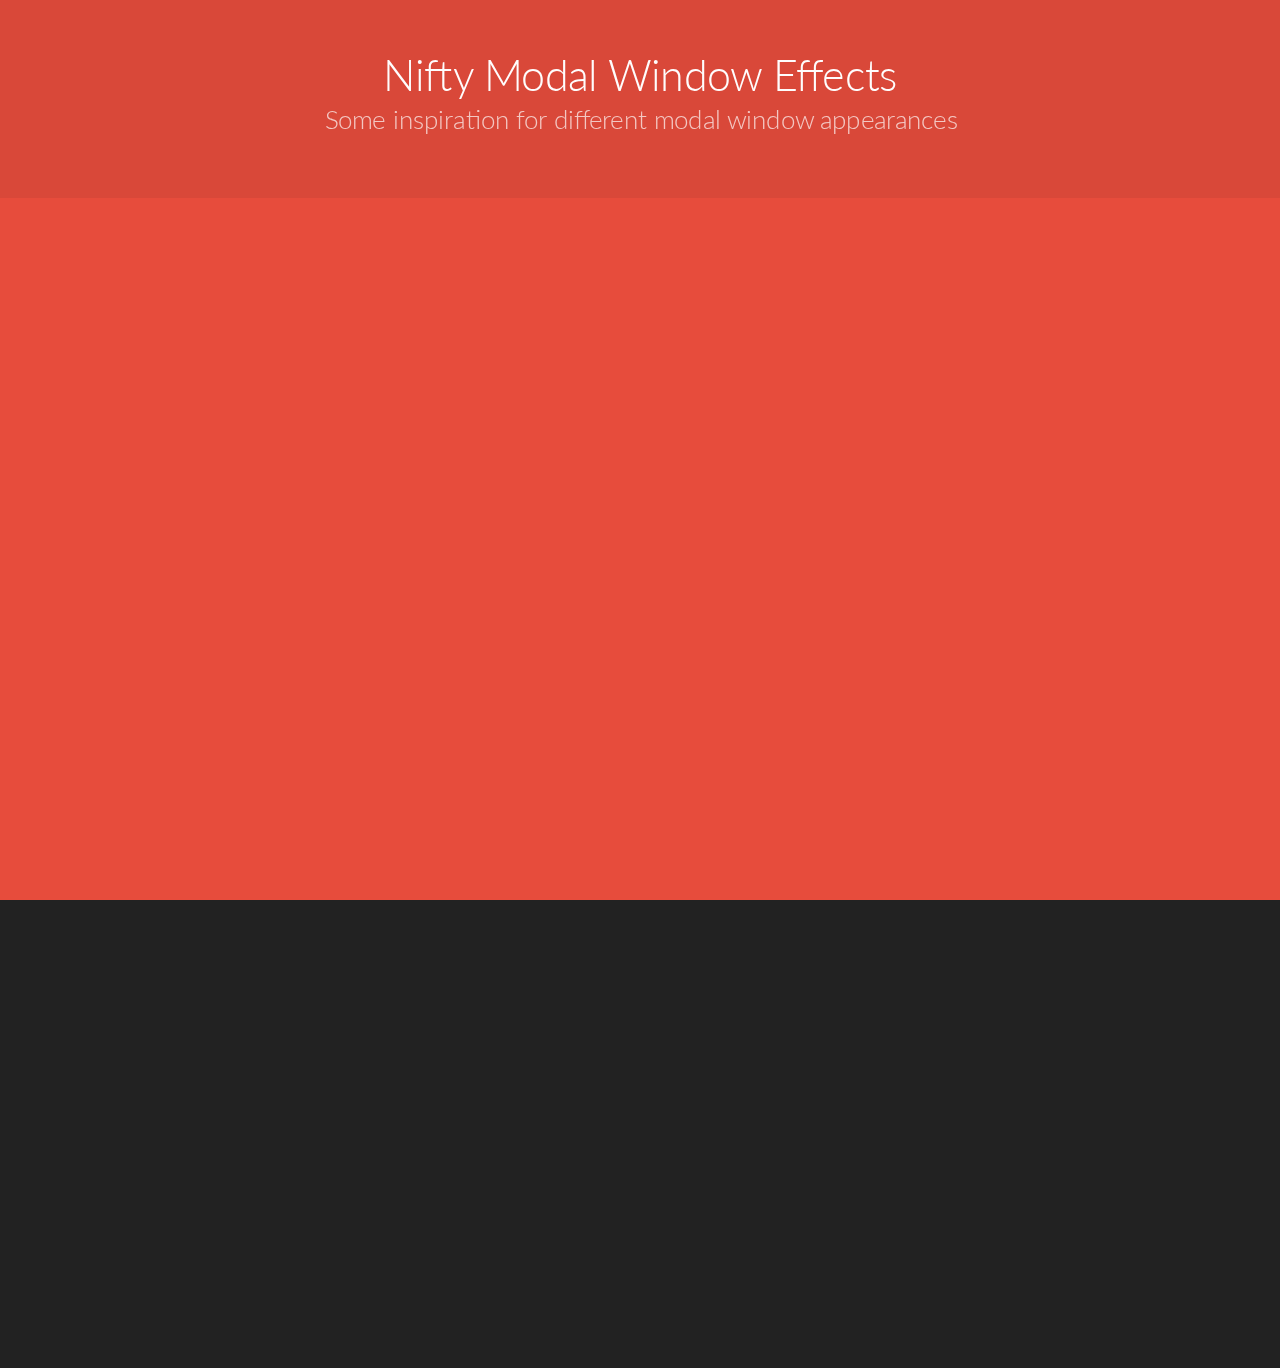
<file: assets/Projects/Project 6/index.html>
<!DOCTYPE html>
<html lang="en">
<head>
    <meta charset="UTF-8">
    <meta name="viewport" content="width=device-width, initial-scale=1.0">
    <title>Project 6</title>
    <script src="https://ajax.googleapis.com/ajax/libs/jquery/3.5.1/jquery.min.js"></script>
    <link rel="stylesheet" href="Project_6.css">
    <!-- Gsap library -->
    <script src="https://cdnjs.cloudflare.com/ajax/libs/gsap/3.3.4/gsap.min.js"></script>
    <!-- Lato font -->
    <link href="https://fonts.googleapis.com/css2?family=Lato:ital,wght@0,100;0,300;0,400;0,700;0,900;1,100;1,300;1,400;1,700;1,900&display=swap" rel="stylesheet">
</head>
<body>
    <!-- modal -->
    <div class="modal modal_effect_1" id="modal_1">
        <div class="modal_content">
            <h3>Modal Dialog</h3>
            <div>
                <p>This is a modal window. You can do the following things with it:</p>
                <ul>
                    <li>
                        <strong>Read:</strong>
                        modal windows will probably tell you something important so don't forget to read what they say.
                    </li>
                    <li>
                        <strong>Look:</strong>
                        a modal window enjoys a certain kind of attention; just look at it and appreciate its presence.
                    </li>
                    <li>
                        <strong>Close:</strong>
                        click on the button below to close the modal.
                    </li>
                </ul>
                <button class="close">Close me!</button>
            </div>
        </div>
    </div>
    <div class="modal modal_effect_2" id="modal_2">
        <div class="modal_content">
            <h3>Modal Dialog</h3>
            <div>
                <p>This is a modal window. You can do the following things with it:</p>
                <ul>
                    <li>
                        <strong>Read:</strong>
                        modal windows will probably tell you something important so don't forget to read what they say.
                    </li>
                    <li>
                        <strong>Look:</strong>
                        a modal window enjoys a certain kind of attention; just look at it and appreciate its presence.
                    </li>
                    <li>
                        <strong>Close:</strong>
                        click on the button below to close the modal.
                    </li>
                </ul>
                <button class="close">Close me!</button>
            </div>
        </div>
    </div>
    <div class="modal modal_effect_3" id="modal_3">
        <div class="modal_content">
            <h3>Modal Dialog</h3>
            <div>
                <p>This is a modal window. You can do the following things with it:</p>
                <ul>
                    <li>
                        <strong>Read:</strong>
                        modal windows will probably tell you something important so don't forget to read what they say.
                    </li>
                    <li>
                        <strong>Look:</strong>
                        a modal window enjoys a certain kind of attention; just look at it and appreciate its presence.
                    </li>
                    <li>
                        <strong>Close:</strong>
                        click on the button below to close the modal.
                    </li>
                </ul>
                <button class="close">Close me!</button>
            </div>
        </div>
    </div>
    <div class="modal modal_effect_4" id="modal_4">
        <div class="modal_content">
            <h3>Modal Dialog</h3>
            <div>
                <p>This is a modal window. You can do the following things with it:</p>
                <ul>
                    <li>
                        <strong>Read:</strong>
                        modal windows will probably tell you something important so don't forget to read what they say.
                    </li>
                    <li>
                        <strong>Look:</strong>
                        a modal window enjoys a certain kind of attention; just look at it and appreciate its presence.
                    </li>
                    <li>
                        <strong>Close:</strong>
                        click on the button below to close the modal.
                    </li>
                </ul>
                <button class="close">Close me!</button>
            </div>
        </div>
    </div>
    <div class="modal modal_effect_5" id="modal_5">
        <div class="modal_content">
            <h3>Modal Dialog</h3>
            <div>
                <p>This is a modal window. You can do the following things with it:</p>
                <ul>
                    <li>
                        <strong>Read:</strong>
                        modal windows will probably tell you something important so don't forget to read what they say.
                    </li>
                    <li>
                        <strong>Look:</strong>
                        a modal window enjoys a certain kind of attention; just look at it and appreciate its presence.
                    </li>
                    <li>
                        <strong>Close:</strong>
                        click on the button below to close the modal.
                    </li>
                </ul>
                <button class="close">Close me!</button>
            </div>
        </div>
    </div>
    <div class="modal modal_effect_6" id="modal_6">
        <div class="modal_content">
            <h3>Modal Dialog</h3>
            <div>
                <p>This is a modal window. You can do the following things with it:</p>
                <ul>
                    <li>
                        <strong>Read:</strong>
                        modal windows will probably tell you something important so don't forget to read what they say.
                    </li>
                    <li>
                        <strong>Look:</strong>
                        a modal window enjoys a certain kind of attention; just look at it and appreciate its presence.
                    </li>
                    <li>
                        <strong>Close:</strong>
                        click on the button below to close the modal.
                    </li>
                </ul>
                <button class="close">Close me!</button>
            </div>
        </div>
    </div>
    <div class="modal modal_effect_7" id="modal_7">
        <div class="modal_content">
            <h3>Modal Dialog</h3>
            <div>
                <p>This is a modal window. You can do the following things with it:</p>
                <ul>
                    <li>
                        <strong>Read:</strong>
                        modal windows will probably tell you something important so don't forget to read what they say.
                    </li>
                    <li>
                        <strong>Look:</strong>
                        a modal window enjoys a certain kind of attention; just look at it and appreciate its presence.
                    </li>
                    <li>
                        <strong>Close:</strong>
                        click on the button below to close the modal.
                    </li>
                </ul>
                <button class="close">Close me!</button>
            </div>
        </div>
    </div>
    <div class="modal modal_effect_8" id="modal_8">
        <div class="modal_content">
            <h3>Modal Dialog</h3>
            <div>
                <p>This is a modal window. You can do the following things with it:</p>
                <ul>
                    <li>
                        <strong>Read:</strong>
                        modal windows will probably tell you something important so don't forget to read what they say.
                    </li>
                    <li>
                        <strong>Look:</strong>
                        a modal window enjoys a certain kind of attention; just look at it and appreciate its presence.
                    </li>
                    <li>
                        <strong>Close:</strong>
                        click on the button below to close the modal.
                    </li>
                </ul>
                <button class="close">Close me!</button>
            </div>
        </div>
    </div>
    <div class="modal modal_effect_9" id="modal_9">
        <div class="modal_content">
            <h3>Modal Dialog</h3>
            <div>
                <p>This is a modal window. You can do the following things with it:</p>
                <ul>
                    <li>
                        <strong>Read:</strong>
                        modal windows will probably tell you something important so don't forget to read what they say.
                    </li>
                    <li>
                        <strong>Look:</strong>
                        a modal window enjoys a certain kind of attention; just look at it and appreciate its presence.
                    </li>
                    <li>
                        <strong>Close:</strong>
                        click on the button below to close the modal.
                    </li>
                </ul>
                <button class="close">Close me!</button>
            </div>
        </div>
    </div>
    <div class="modal modal_effect_10" id="modal_10">
        <div class="modal_content">
            <h3>Modal Dialog</h3>
            <div>
                <p>This is a modal window. You can do the following things with it:</p>
                <ul>
                    <li>
                        <strong>Read:</strong>
                        modal windows will probably tell you something important so don't forget to read what they say.
                    </li>
                    <li>
                        <strong>Look:</strong>
                        a modal window enjoys a certain kind of attention; just look at it and appreciate its presence.
                    </li>
                    <li>
                        <strong>Close:</strong>
                        click on the button below to close the modal.
                    </li>
                </ul>
                <button class="close">Close me!</button>
            </div>
        </div>
    </div>
    <div class="modal modal_effect_11" id="modal_11">
        <div class="modal_content">
            <h3>Modal Dialog</h3>
            <div>
                <p>This is a modal window. You can do the following things with it:</p>
                <ul>
                    <li>
                        <strong>Read:</strong>
                        modal windows will probably tell you something important so don't forget to read what they say.
                    </li>
                    <li>
                        <strong>Look:</strong>
                        a modal window enjoys a certain kind of attention; just look at it and appreciate its presence.
                    </li>
                    <li>
                        <strong>Close:</strong>
                        click on the button below to close the modal.
                    </li>
                </ul>
                <button class="close">Close me!</button>
            </div>
        </div>
    </div>
    <div class="modal modal_effect_12" id="modal_12">
        <div class="modal_content">
            <h3>Modal Dialog</h3>
            <div>
                <p>This is a modal window. You can do the following things with it:</p>
                <ul>
                    <li>
                        <strong>Read:</strong>
                        modal windows will probably tell you something important so don't forget to read what they say.
                    </li>
                    <li>
                        <strong>Look:</strong>
                        a modal window enjoys a certain kind of attention; just look at it and appreciate its presence.
                    </li>
                    <li>
                        <strong>Close:</strong>
                        click on the button below to close the modal.
                    </li>
                </ul>
                <button class="close">Close me!</button>
            </div>
        </div>
    </div>
    <div class="modal modal_effect_13" id="modal_13">
        <div class="modal_content">
            <h3>Modal Dialog</h3>
            <div>
                <p>This is a modal window. You can do the following things with it:</p>
                <ul>
                    <li>
                        <strong>Read:</strong>
                        modal windows will probably tell you something important so don't forget to read what they say.
                    </li>
                    <li>
                        <strong>Look:</strong>
                        a modal window enjoys a certain kind of attention; just look at it and appreciate its presence.
                    </li>
                    <li>
                        <strong>Close:</strong>
                        click on the button below to close the modal.
                    </li>
                </ul>
                <button class="close">Close me!</button>
            </div>
        </div>
    </div>
    <div class="modal modal_effect_14" id="modal_14">
        <div class="modal_content">
            <h3>Modal Dialog</h3>
            <div>
                <p>This is a modal window. You can do the following things with it:</p>
                <ul>
                    <li>
                        <strong>Read:</strong>
                        modal windows will probably tell you something important so don't forget to read what they say.
                    </li>
                    <li>
                        <strong>Look:</strong>
                        a modal window enjoys a certain kind of attention; just look at it and appreciate its presence.
                    </li>
                    <li>
                        <strong>Close:</strong>
                        click on the button below to close the modal.
                    </li>
                </ul>
                <button class="close">Close me!</button>
            </div>
        </div>
    </div>
    <div class="modal modal_effect_15" id="modal_15">
        <div class="modal_content">
            <h3>Modal Dialog</h3>
            <div>
                <p>This is a modal window. You can do the following things with it:</p>
                <ul>
                    <li>
                        <strong>Read:</strong>
                        modal windows will probably tell you something important so don't forget to read what they say.
                    </li>
                    <li>
                        <strong>Look:</strong>
                        a modal window enjoys a certain kind of attention; just look at it and appreciate its presence.
                    </li>
                    <li>
                        <strong>Close:</strong>
                        click on the button below to close the modal.
                    </li>
                </ul>
                <button class="close">Close me!</button>
            </div>
        </div>
    </div>
    <div class="modal modal_effect_16" id="modal_16">
        <div class="modal_content">
            <h3>Modal Dialog</h3>
            <div>
                <p>This is a modal window. You can do the following things with it:</p>
                <ul>
                    <li>
                        <strong>Read:</strong>
                        modal windows will probably tell you something important so don't forget to read what they say.
                    </li>
                    <li>
                        <strong>Look:</strong>
                        a modal window enjoys a certain kind of attention; just look at it and appreciate its presence.
                    </li>
                    <li>
                        <strong>Close:</strong>
                        click on the button below to close the modal.
                    </li>
                </ul>
                <button class="close">Close me!</button>
            </div>
        </div>
    </div>
    <div class="modal modal_effect_17" id="modal_17">
        <div class="modal_content">
            <h3>Modal Dialog</h3>
            <div>
                <p>This is a modal window. You can do the following things with it:</p>
                <ul>
                    <li>
                        <strong>Read:</strong>
                        modal windows will probably tell you something important so don't forget to read what they say.
                    </li>
                    <li>
                        <strong>Look:</strong>
                        a modal window enjoys a certain kind of attention; just look at it and appreciate its presence.
                    </li>
                    <li>
                        <strong>Close:</strong>
                        click on the button below to close the modal.
                    </li>
                </ul>
                <button class="close">Close me!</button>
            </div>
        </div>
    </div>
    <div class="modal modal_effect_18" id="modal_18">
        <div class="modal_content">
            <h3>Modal Dialog</h3>
            <div>
                <p>This is a modal window. You can do the following things with it:</p>
                <ul>
                    <li>
                        <strong>Read:</strong>
                        modal windows will probably tell you something important so don't forget to read what they say.
                    </li>
                    <li>
                        <strong>Look:</strong>
                        a modal window enjoys a certain kind of attention; just look at it and appreciate its presence.
                    </li>
                    <li>
                        <strong>Close:</strong>
                        click on the button below to close the modal.
                    </li>
                </ul>
                <button class="close">Close me!</button>
            </div>
        </div>
    </div>
    <div class="modal modal_effect_19" id="modal_19">
        <div class="modal_content">
            <h3>Modal Dialog</h3>
            <div>
                <p>This is a modal window. You can do the following things with it:</p>
                <ul>
                    <li>
                        <strong>Read:</strong>
                        modal windows will probably tell you something important so don't forget to read what they say.
                    </li>
                    <li>
                        <strong>Look:</strong>
                        a modal window enjoys a certain kind of attention; just look at it and appreciate its presence.
                    </li>
                    <li>
                        <strong>Close:</strong>
                        click on the button below to close the modal.
                    </li>
                </ul>
                <button class="close">Close me!</button>
            </div>
        </div>
    </div>

    <!-- content -->
    <div class="container">
        <header class="heading">
            <h1>Nifty Modal Window Effects <span>Some inspiration for different modal window appearances</span></h1>
        </header>
        <div class="main_content">
            <div class="column"><p>There are many possibilities for modal overlays to appear. Here are some modern ways of showing them using CSS transitions and animations.</p></div>
            <div class="column">
                <button class="trigger_event" data-modal="modal_1">Fade in & Scale</button>
                <button class="trigger_event" data-modal="modal_2">Slide in (right)</button>
                <button class="trigger_event" data-modal="modal_3">Slide in (bottom)</button>
                <button class="trigger_event" data-modal="modal_4">Newspaper</button>
                <button class="trigger_event" data-modal="modal_5">Fall</button>
                <button class="trigger_event" data-modal="modal_6">Side Fall</button>
                <button class="trigger_event" data-modal="modal_7">Sticky Up</button>
                <button class="trigger_event" data-modal="modal_8">3D Flip (horizontal)</button>
                <button class="trigger_event" data-modal="modal_9">3D Flip (vertical)</button>
                <button class="trigger_event" data-modal="modal_10">3D Sign</button>
                <button class="trigger_event" data-modal="modal_11">Super Scaled</button>
                <button class="trigger_event" data-modal="modal_12">Just Me</button>
                <button class="trigger_event" data-modal="modal_13">3D Slit</button>
                <button class="trigger_event" data-modal="modal_14">3D Rotate Bottom</button>
                <button class="trigger_event" data-modal="modal_15">3D Rotate In Left</button>
                <button class="trigger_event" data-modal="modal_16">Blur</button>
                <!-- special modal that will add a perspective class to the html element -->
                <button class="trigger_event" data-modal="modal_17">Let me in</button>
                <button class="trigger_event" data-modal="modal_18">Make way!</button>
                <button class="trigger_event" data-modal="modal_19">Slip from top</button>
            </div>
            <div class="clear_fix" style="clear: both;"></div>
        </div>
    </div>

    <!-- overlay -->
    <div class="overlay"></div>
    <script src="Project_6.js"></script>
</body>
</html>
</file>
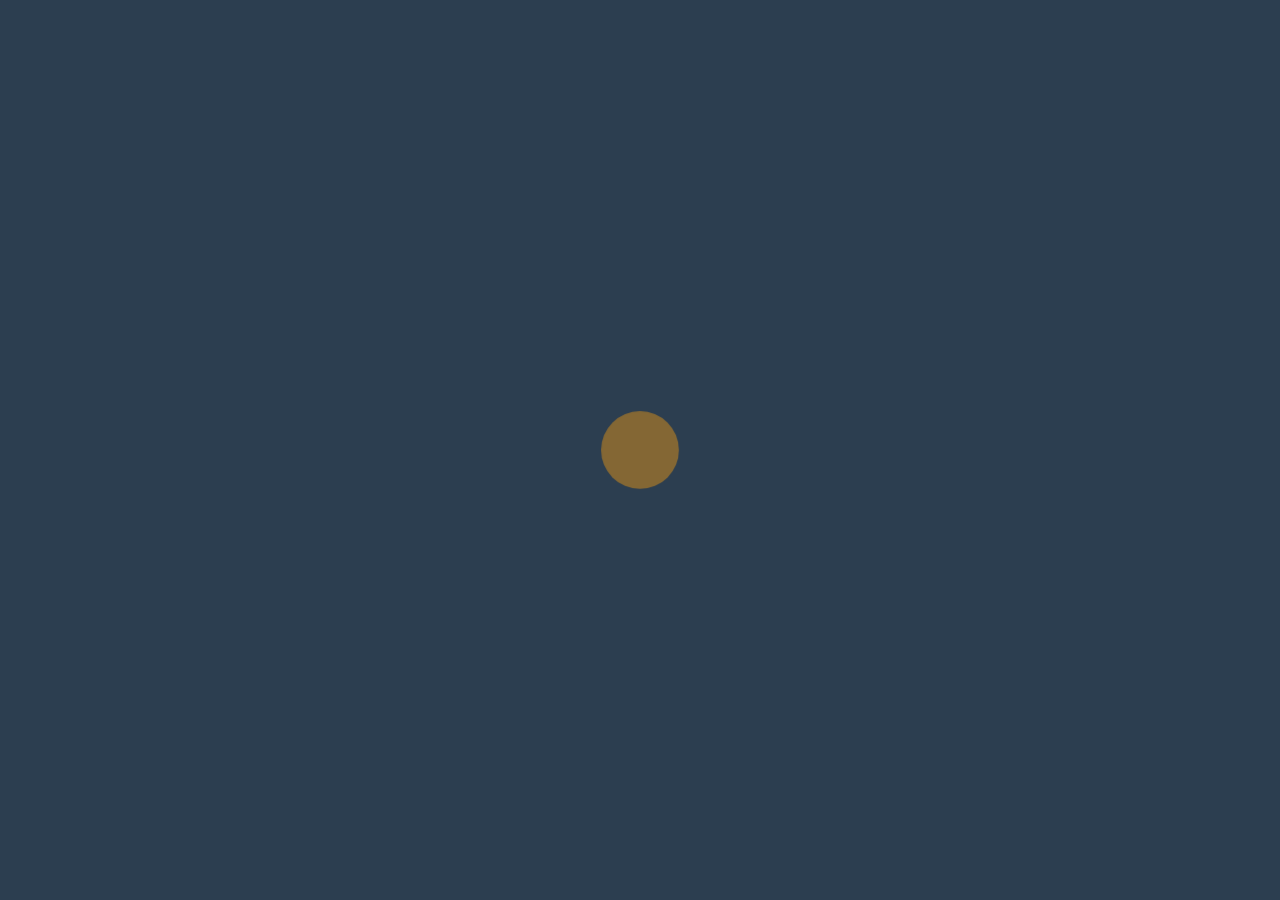
<file: assets/Projects/Project 7/index.html>
<!DOCTYPE html>
<html lang="en">
<head>
    <meta charset="UTF-8">
    <meta name="viewport" content="width=device-width, initial-scale=1.0">
    <title>Project 7</title>
    <script src="https://ajax.googleapis.com/ajax/libs/jquery/3.5.1/jquery.min.js"></script>
    <link rel="stylesheet" href="Project_7.css">
    <!-- Gsap library -->
    <script src="https://cdnjs.cloudflare.com/ajax/libs/gsap/3.3.4/gsap.min.js"></script>
    <!-- Lato font -->
    <link href="https://fonts.googleapis.com/css2?family=Lato:ital,wght@0,100;0,300;0,400;0,700;0,900;1,100;1,300;1,400;1,700;1,900&display=swap" rel="stylesheet">
    <link rel="stylesheet" href="https://use.fontawesome.com/releases/v5.1.1/css/all.css" integrity="sha384-O8whS3fhG2OnA5Kas0Y9l3cfpmYjapjI0E4theH4iuMD+pLhbf6JI0jIMfYcK3yZ" crossorigin="anonymous">
</head>
<body>
    <!-- loading screen -->
    <div class="loading_screen">
        <div class="loading_content"></div>
    </div>
    <!-- nav menu -->
    <!-- menu left -->
    <nav class="menu vertical menu_left">
        <h3>Menu</h3>
        <a href="#">Celery seakale</a>
        <a href="#">Dulse daikon</a>
        <a href="#">Zucchini garlic</a>
        <a href="#">Catsear azuki bean</a>
        <a href="#">Dandelion bunya</a>
        <a href="#">Rutabaga</a>
    </nav>
    <!-- menu right -->
    <nav class="menu vertical menu_right">
        <h3>Menu</h3>
        <a href="#">Celery seakale</a>
        <a href="#">Dulse daikon</a>
        <a href="#">Zucchini garlic</a>
        <a href="#">Catsear azuki bean</a>
        <a href="#">Dandelion bunya</a>
        <a href="#">Rutabaga</a>
    </nav>
    <!-- menu top -->
    <nav class="menu horizontal menu_top">
        <h3>Menu</h3>
        <a href="#">Celery seakale</a>
        <a href="#">Dulse daikon</a>
        <a href="#">Zucchini garlic</a>
        <a href="#">Catsear azuki bean</a>
        <a href="#">Dandelion bunya</a>
        <a href="#">Rutabaga</a>
        <a href="#">Celery seakale</a>
        <a href="#">Dulse daikon</a>
        <a href="#">Zucchini garlic</a>
        <a href="#">Catsear azuki bean</a>
        <a href="#">Dandelion bunya</a>
        <a href="#">Rutabaga</a>
    </nav>
    <!-- menu bottom -->
    <nav class="menu horizontal menu_bottom">
        <h3>Menu</h3>
        <a href="#">Celery seakale</a>
        <a href="#">Dulse daikon</a>
        <a href="#">Zucchini garlic</a>
        <a href="#">Catsear azuki bean</a>
        <a href="#">Dandelion bunya</a>
        <a href="#">Rutabaga</a>
        <a href="#">Celery seakale</a>
        <a href="#">Dulse daikon</a>
        <a href="#">Zucchini garlic</a>
        <a href="#">Catsear azuki bean</a>
        <a href="#">Dandelion bunya</a>
        <a href="#">Rutabaga</a>
    </nav>
    <!-- content -->
    <div class="container">
        <!-- header -->
        <header>
            <div class="clear_fix" style="clear: both;"></div>
            <span>Blueprint <span class="icon" data-content="The Blueprints are a collection of basic and minimal website concepts, components, plugins and layouts with minimal style for easy adaption and usage, or simply for inspiration."><i class="far fa-question-circle"></i></span></span>
            <h1>Slide and Push Menus</h1>
            <nav>
                <a href="http://tympanus.net/Blueprints/QuotesRotator/" data-info="previous Blueprint"><i class="fas fa-arrow-left"></i></a>
                <a href="http://tympanus.net/Blueprints/ResponsiveFullWidthGrid/" data-info="next Blueprint"><i class="fas fa-arrow-right"></i></a>
                <a href="http://tympanus.net/codrops/?p=14725" data-info="back to the Codrops article"><i class="fas fa-tint"></i></a>
                <a href="http://tympanus.net/codrops/category/blueprints/" data-info="Blueprints archive"><i class="fas fa-archive"></i></a>
            </nav>
            <div class="clear_fix" style="clear: both;"></div>
        </header>
        <!-- main content -->
        <div class="main_content">
            <section class="buttonslide">
                <h2>Slide Menus</h2>
                <!-- Apply to menu only -->
                <button class="show_menu showLeft">Show/Hide Left Slide Menu</button>
                <button class="show_menu showRight">Show/Hide Right Slide Menu</button>
                <button class="show_menu showTop">Show/Hide Top Slide Menu</button>
                <button class="show_menu showBottom">Show/Hide Bottom Slide Menu</button>
            </section>
            <section class="buttonset">
                <h2>Push Menus</h2>
                <!-- Apply to menu only -->
                <button class="show_menu showLeftPush">Show/Hide Left Push Menu</button>
                <button class="show_menu showRightPush">Show/Hide Right Push Menu</button>
            </section>
        </div>
    </div>

    <script src="Project_7.js"></script>
</body>
</html>
</file>
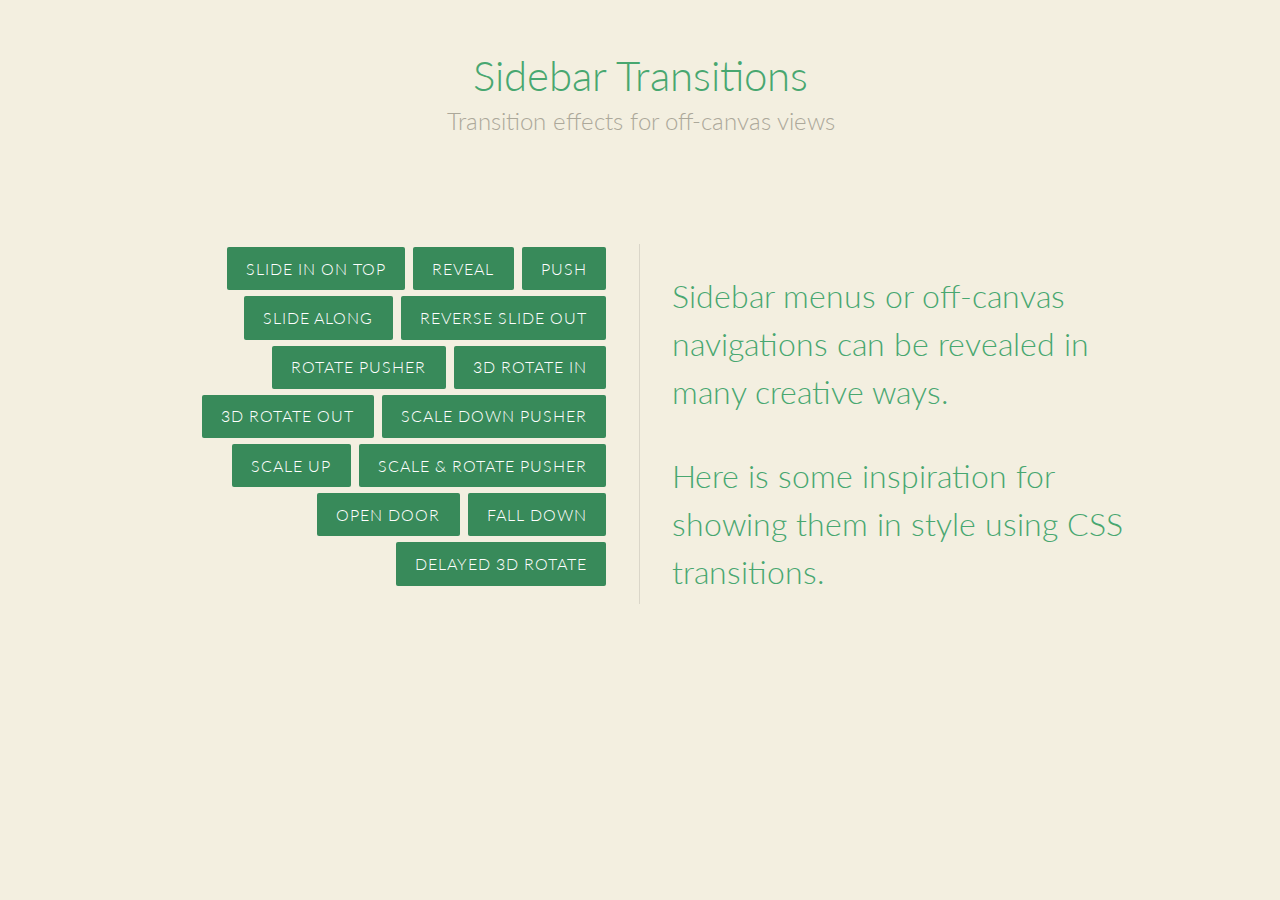
<file: assets/Projects/Project 9/index.html>
<!DOCTYPE html>
<html lang="en">
<head>
    <meta charset="UTF-8">
    <meta name="viewport" content="width=device-width, initial-scale=1.0">
    <meta http-equiv="X-UA-Compatible" content="ie=edge">
    <title>Sidebar Transition</title>
    <link rel="stylesheet" href="Sidebar_transitions.css">
    <link href="https://fonts.googleapis.com/css?family=Lato&display=swap" rel="stylesheet">
    <!doctype html>
    <html lang="en">
      <head>
        <title>Title</title>
        <!-- Required meta tags -->
        <meta charset="utf-8">
        <meta name="viewport" content="width=device-width, initial-scale=1, shrink-to-fit=no">
    
        <!-- Bootstrap CSS -->
        <link rel="stylesheet" href="https://stackpath.bootstrapcdn.com/bootstrap/4.3.1/css/bootstrap.min.css" integrity="sha384-ggOyR0iXCbMQv3Xipma34MD+dH/1fQ784/j6cY/iJTQUOhcWr7x9JvoRxT2MZw1T" crossorigin="anonymous">
      </head>
      <body>
          
        <!-- Optional JavaScript -->
        <!-- jQuery first, then Popper.js, then Bootstrap JS -->
        <script src="https://code.jquery.com/jquery-3.3.1.slim.min.js" integrity="sha384-q8i/X+965DzO0rT7abK41JStQIAqVgRVzpbzo5smXKp4YfRvH+8abtTE1Pi6jizo" crossorigin="anonymous"></script>
        <script src="https://cdnjs.cloudflare.com/ajax/libs/popper.js/1.14.7/umd/popper.min.js" integrity="sha384-UO2eT0CpHqdSJQ6hJty5KVphtPhzWj9WO1clHTMGa3JDZwrnQq4sF86dIHNDz0W1" crossorigin="anonymous"></script>
        <script src="https://stackpath.bootstrapcdn.com/bootstrap/4.3.1/js/bootstrap.min.js" integrity="sha384-JjSmVgyd0p3pXB1rRibZUAYoIIy6OrQ6VrjIEaFf/nJGzIxFDsf4x0xIM+B07jRM" crossorigin="anonymous"></script>
      </body>
    </html>
</head>
<body>
    <div class="content">
      <div class="main_page">
        <header>
          <h1>Sidebar Transitions</h1>
          <span>Transition effects for off-canvas views</span>
        </header>
        <div class="column_container">
          <div class="column_left">
            <div class="button" data-effect="effect_1">Slide in on top</div>
            <div class="button" data-effect="effect_2">Reveal</div>
            <div class="button" data-effect="effect_3">Push</div>
            <div class="button" data-effect="effect_4">Slide along</div>
            <div class="button" data-effect="effect_5">Reverse slide out</div>
            <div class="button" data-effect="effect_6">Rotate pusher</div>
            <div class="button" data-effect="effect_7">3D rotate in</div>
            <div class="button" data-effect="effect_8">3D rotate out</div>
            <div class="button" data-effect="effect_9">Scale down pusher</div>
            <div class="button" data-effect="effect_10">Scale up</div>
            <div class="button" data-effect="effect_11">Scale & rotate pusher</div>
            <div class="button" data-effect="effect_12">Open door</div>
            <div class="button" data-effect="effect_13">Fall down</div>
            <div class="button" data-effect="effect_14">Delayed 3D rotate</div>
          </div>
          <div class="column_right">
            <p>Sidebar menus or off-canvas navigations can be revealed in many creative ways.</p>
            <p>Here is some inspiration for showing them in style using CSS transitions.</p>
          </div>
        </div>
        <div class="layer"></div>
      </div>
      <div class="sidebar slide_effect_1" data-sidebar="sidebar_effect_1">
          <h3 class="display-3 text-md-center">Sidebar</h3>
          <ul class="list-group">
              <li class="list-group-item custom"><a href="https://tympanus.net/Development/SidebarTransitions/#">data management</a></li>
              <li class="list-group-item custom"><a href="https://tympanus.net/Development/SidebarTransitions/#">location</a></li>
              <li class="list-group-item custom"><a href="https://tympanus.net/Development/SidebarTransitions/#">study</a></li>
              <li class="list-group-item custom"><a href="https://tympanus.net/Development/SidebarTransitions/#">collections</a></li>
              <li class="list-group-item custom"><a href="https://tympanus.net/Development/SidebarTransitions/#">credits</a></li>
          </ul>
      </div>
      <div class="sidebar slide_effect_2" data-sidebar="sidebar_effect_2">
          <h3 class="display-3 text-md-center">Sidebar</h3>
          <ul class="list-group">
              <li class="list-group-item custom"><a href="https://tympanus.net/Development/SidebarTransitions/#">data management</a></li>
              <li class="list-group-item custom"><a href="https://tympanus.net/Development/SidebarTransitions/#">location</a></li>
              <li class="list-group-item custom"><a href="https://tympanus.net/Development/SidebarTransitions/#">study</a></li>
              <li class="list-group-item custom"><a href="https://tympanus.net/Development/SidebarTransitions/#">collections</a></li>
              <li class="list-group-item custom"><a href="https://tympanus.net/Development/SidebarTransitions/#">credits</a></li>
          </ul>
      </div>
      <div class="sidebar slide_effect_3" data-sidebar="sidebar_effect_3">
          <h3 class="display-3 text-md-center">Sidebar</h3>
          <ul class="list-group">
              <li class="list-group-item custom"><a href="https://tympanus.net/Development/SidebarTransitions/#">data management</a></li>
              <li class="list-group-item custom"><a href="https://tympanus.net/Development/SidebarTransitions/#">location</a></li>
              <li class="list-group-item custom"><a href="https://tympanus.net/Development/SidebarTransitions/#">study</a></li>
              <li class="list-group-item custom"><a href="https://tympanus.net/Development/SidebarTransitions/#">collections</a></li>
              <li class="list-group-item custom"><a href="https://tympanus.net/Development/SidebarTransitions/#">credits</a></li>
          </ul>
      </div>
      <div class="sidebar slide_effect_4" data-sidebar="sidebar_effect_4">
          <h3 class="display-3 text-md-center">Sidebar</h3>
          <ul class="list-group">
              <li class="list-group-item custom"><a href="https://tympanus.net/Development/SidebarTransitions/#">data management</a></li>
              <li class="list-group-item custom"><a href="https://tympanus.net/Development/SidebarTransitions/#">location</a></li>
              <li class="list-group-item custom"><a href="https://tympanus.net/Development/SidebarTransitions/#">study</a></li>
              <li class="list-group-item custom"><a href="https://tympanus.net/Development/SidebarTransitions/#">collections</a></li>
              <li class="list-group-item custom"><a href="https://tympanus.net/Development/SidebarTransitions/#">credits</a></li>
          </ul>
      </div>
      <div class="sidebar slide_effect_5" data-sidebar="sidebar_effect_5">
          <h3 class="display-3 text-md-center">Sidebar</h3>
          <ul class="list-group">
              <li class="list-group-item custom"><a href="https://tympanus.net/Development/SidebarTransitions/#">data management</a></li>
              <li class="list-group-item custom"><a href="https://tympanus.net/Development/SidebarTransitions/#">location</a></li>
              <li class="list-group-item custom"><a href="https://tympanus.net/Development/SidebarTransitions/#">study</a></li>
              <li class="list-group-item custom"><a href="https://tympanus.net/Development/SidebarTransitions/#">collections</a></li>
              <li class="list-group-item custom"><a href="https://tympanus.net/Development/SidebarTransitions/#">credits</a></li>
          </ul>
      </div>
      <div class="sidebar slide_effect_6" data-sidebar="sidebar_effect_6">
          <h3 class="display-3 text-md-center">Sidebar</h3>
          <ul class="list-group">
              <li class="list-group-item custom"><a href="https://tympanus.net/Development/SidebarTransitions/#">data management</a></li>
              <li class="list-group-item custom"><a href="https://tympanus.net/Development/SidebarTransitions/#">location</a></li>
              <li class="list-group-item custom"><a href="https://tympanus.net/Development/SidebarTransitions/#">study</a></li>
              <li class="list-group-item custom"><a href="https://tympanus.net/Development/SidebarTransitions/#">collections</a></li>
              <li class="list-group-item custom"><a href="https://tympanus.net/Development/SidebarTransitions/#">credits</a></li>
          </ul>
      </div>
      <div class="sidebar slide_effect_7" data-sidebar="sidebar_effect_7">
          <h3 class="display-3 text-md-center">Sidebar</h3>
          <ul class="list-group">
              <li class="list-group-item custom"><a href="https://tympanus.net/Development/SidebarTransitions/#">data management</a></li>
              <li class="list-group-item custom"><a href="https://tympanus.net/Development/SidebarTransitions/#">location</a></li>
              <li class="list-group-item custom"><a href="https://tympanus.net/Development/SidebarTransitions/#">study</a></li>
              <li class="list-group-item custom"><a href="https://tympanus.net/Development/SidebarTransitions/#">collections</a></li>
              <li class="list-group-item custom"><a href="https://tympanus.net/Development/SidebarTransitions/#">credits</a></li>
          </ul>
      </div>
      <div class="sidebar slide_effect_8" data-sidebar="sidebar_effect_8">
          <h3 class="display-3 text-md-center">Sidebar</h3>
          <ul class="list-group">
              <li class="list-group-item custom"><a href="https://tympanus.net/Development/SidebarTransitions/#">data management</a></li>
              <li class="list-group-item custom"><a href="https://tympanus.net/Development/SidebarTransitions/#">location</a></li>
              <li class="list-group-item custom"><a href="https://tympanus.net/Development/SidebarTransitions/#">study</a></li>
              <li class="list-group-item custom"><a href="https://tympanus.net/Development/SidebarTransitions/#">collections</a></li>
              <li class="list-group-item custom"><a href="https://tympanus.net/Development/SidebarTransitions/#">credits</a></li>
          </ul>
      </div>
      <div class="sidebar slide_effect_9" data-sidebar="sidebar_effect_9">
          <h3 class="display-3 text-md-center">Sidebar</h3>
          <ul class="list-group">
              <li class="list-group-item custom"><a href="https://tympanus.net/Development/SidebarTransitions/#">data management</a></li>
              <li class="list-group-item custom"><a href="https://tympanus.net/Development/SidebarTransitions/#">location</a></li>
              <li class="list-group-item custom"><a href="https://tympanus.net/Development/SidebarTransitions/#">study</a></li>
              <li class="list-group-item custom"><a href="https://tympanus.net/Development/SidebarTransitions/#">collections</a></li>
              <li class="list-group-item custom"><a href="https://tympanus.net/Development/SidebarTransitions/#">credits</a></li>
          </ul>
      </div>
      <div class="sidebar slide_effect_10" data-sidebar="sidebar_effect_10">
          <h3 class="display-3 text-md-center">Sidebar</h3>
          <ul class="list-group">
              <li class="list-group-item custom"><a href="https://tympanus.net/Development/SidebarTransitions/#">data management</a></li>
              <li class="list-group-item custom"><a href="https://tympanus.net/Development/SidebarTransitions/#">location</a></li>
              <li class="list-group-item custom"><a href="https://tympanus.net/Development/SidebarTransitions/#">study</a></li>
              <li class="list-group-item custom"><a href="https://tympanus.net/Development/SidebarTransitions/#">collections</a></li>
              <li class="list-group-item custom"><a href="https://tympanus.net/Development/SidebarTransitions/#">credits</a></li>
          </ul>
      </div>
      <div class="sidebar slide_effect_11" data-sidebar="sidebar_effect_11">
          <h3 class="display-3 text-md-center">Sidebar</h3>
          <ul class="list-group">
              <li class="list-group-item custom"><a href="https://tympanus.net/Development/SidebarTransitions/#">data management</a></li>
              <li class="list-group-item custom"><a href="https://tympanus.net/Development/SidebarTransitions/#">location</a></li>
              <li class="list-group-item custom"><a href="https://tympanus.net/Development/SidebarTransitions/#">study</a></li>
              <li class="list-group-item custom"><a href="https://tympanus.net/Development/SidebarTransitions/#">collections</a></li>
              <li class="list-group-item custom"><a href="https://tympanus.net/Development/SidebarTransitions/#">credits</a></li>
          </ul>
      </div>
      <div class="sidebar slide_effect_12" data-sidebar="sidebar_effect_12">
          <h3 class="display-3 text-md-center">Sidebar</h3>
          <ul class="list-group">
              <li class="list-group-item custom"><a href="https://tympanus.net/Development/SidebarTransitions/#">data management</a></li>
              <li class="list-group-item custom"><a href="https://tympanus.net/Development/SidebarTransitions/#">location</a></li>
              <li class="list-group-item custom"><a href="https://tympanus.net/Development/SidebarTransitions/#">study</a></li>
              <li class="list-group-item custom"><a href="https://tympanus.net/Development/SidebarTransitions/#">collections</a></li>
              <li class="list-group-item custom"><a href="https://tympanus.net/Development/SidebarTransitions/#">credits</a></li>
          </ul>
      </div>
      <div class="sidebar slide_effect_13" data-sidebar="sidebar_effect_13">
          <h3 class="display-3 text-md-center">Sidebar</h3>
          <ul class="list-group">
              <li class="list-group-item custom"><a href="https://tympanus.net/Development/SidebarTransitions/#">data management</a></li>
              <li class="list-group-item custom"><a href="https://tympanus.net/Development/SidebarTransitions/#">location</a></li>
              <li class="list-group-item custom"><a href="https://tympanus.net/Development/SidebarTransitions/#">study</a></li>
              <li class="list-group-item custom"><a href="https://tympanus.net/Development/SidebarTransitions/#">collections</a></li>
              <li class="list-group-item custom"><a href="https://tympanus.net/Development/SidebarTransitions/#">credits</a></li>
          </ul>
      </div>
      <div class="sidebar slide_effect_14" data-sidebar="sidebar_effect_14">
          <h3 class="display-3 text-md-center">Sidebar</h3>
          <ul class="list-group">
              <li class="list-group-item custom"><a href="https://tympanus.net/Development/SidebarTransitions/#">data management</a></li>
              <li class="list-group-item custom"><a href="https://tympanus.net/Development/SidebarTransitions/#">location</a></li>
              <li class="list-group-item custom"><a href="https://tympanus.net/Development/SidebarTransitions/#">study</a></li>
              <li class="list-group-item custom"><a href="https://tympanus.net/Development/SidebarTransitions/#">collections</a></li>
              <li class="list-group-item custom"><a href="https://tympanus.net/Development/SidebarTransitions/#">credits</a></li>
          </ul>
      </div>
    </div>

    <script src="Sidebar_transitions.js"></script>
</body>
</html>
</file>
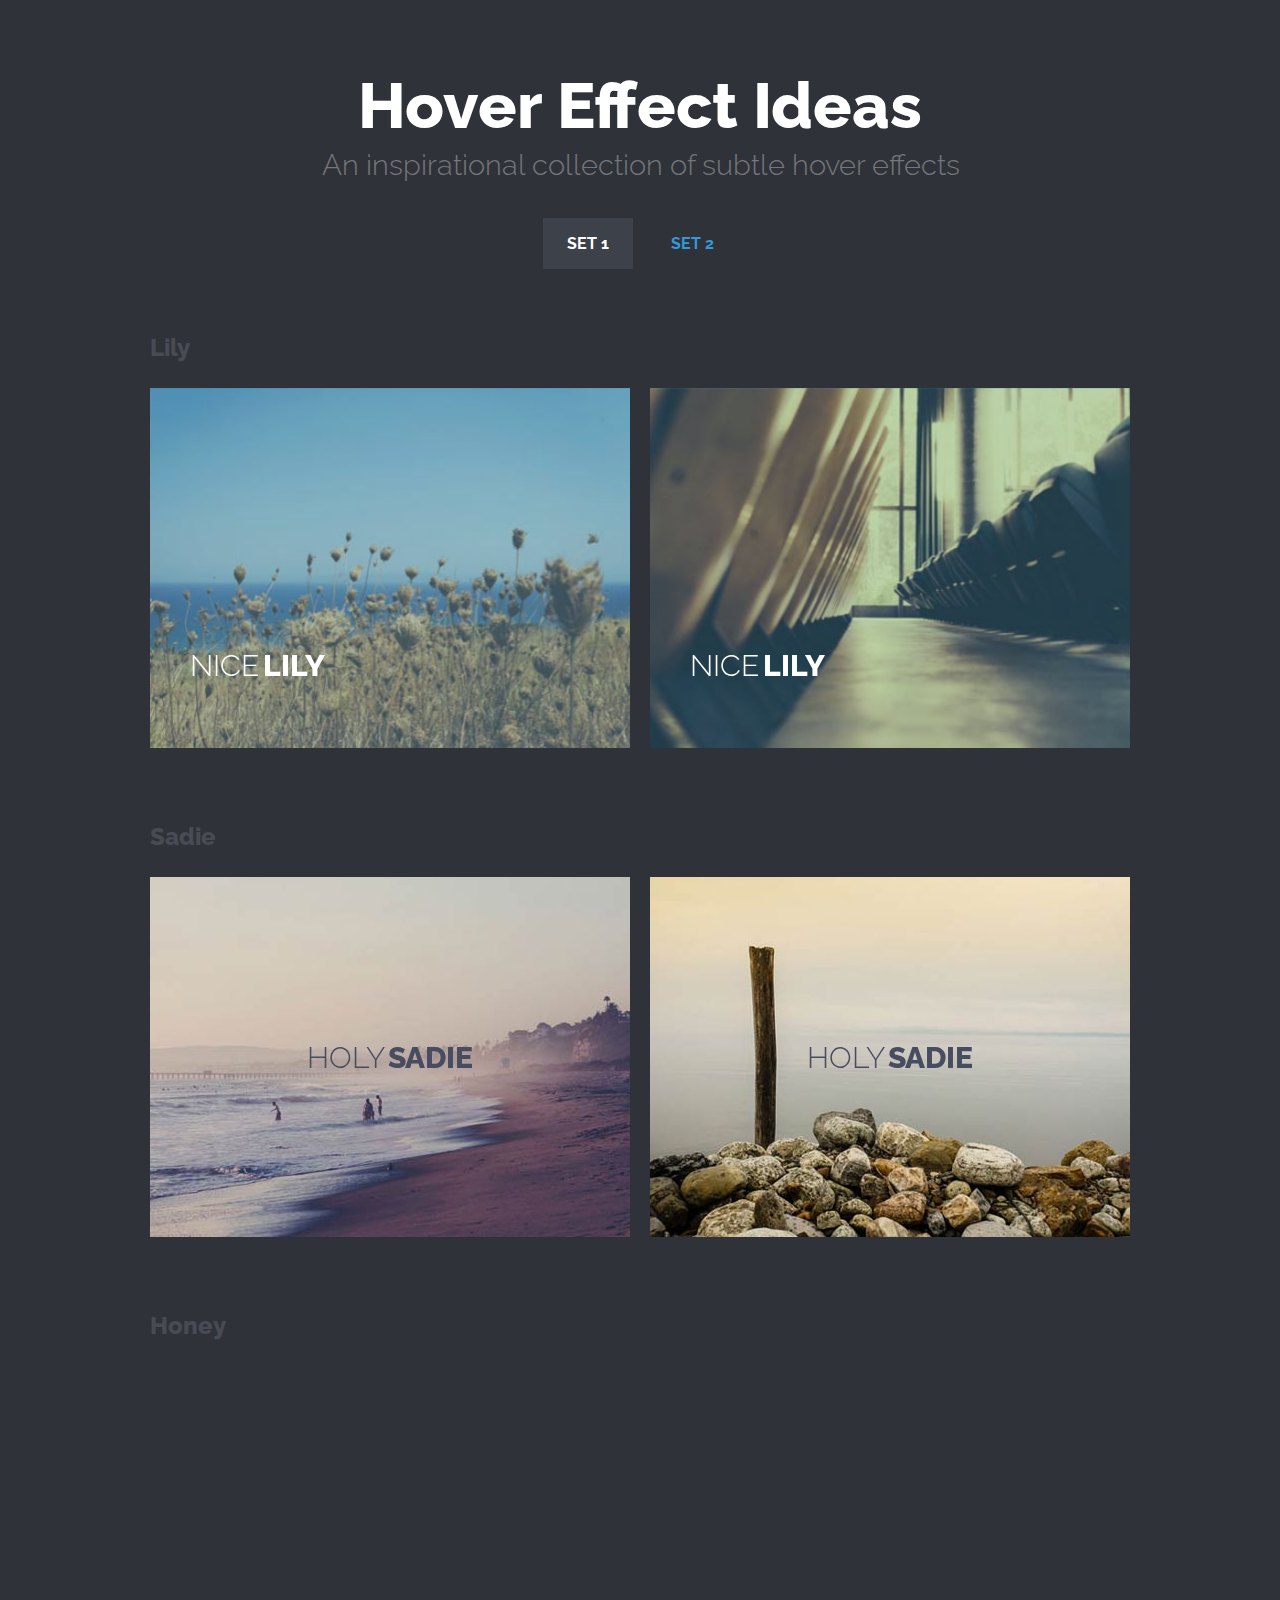
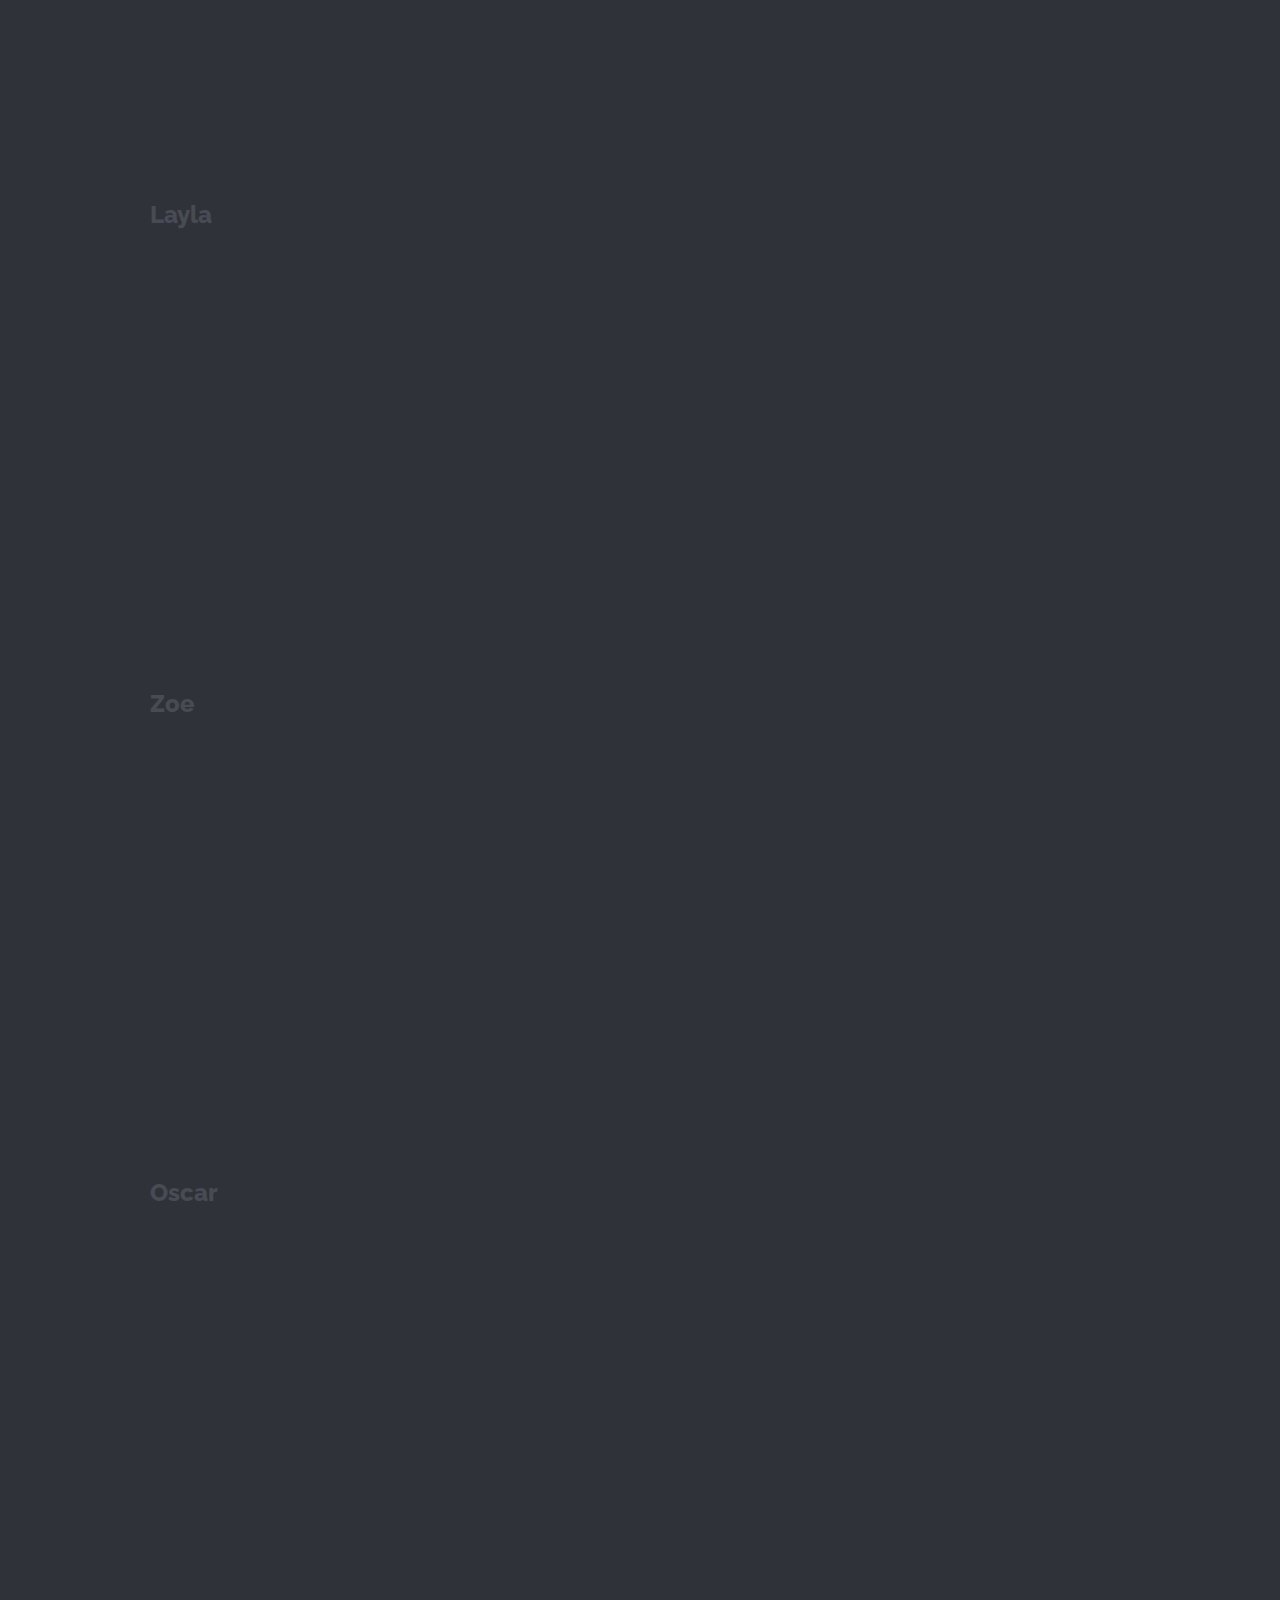
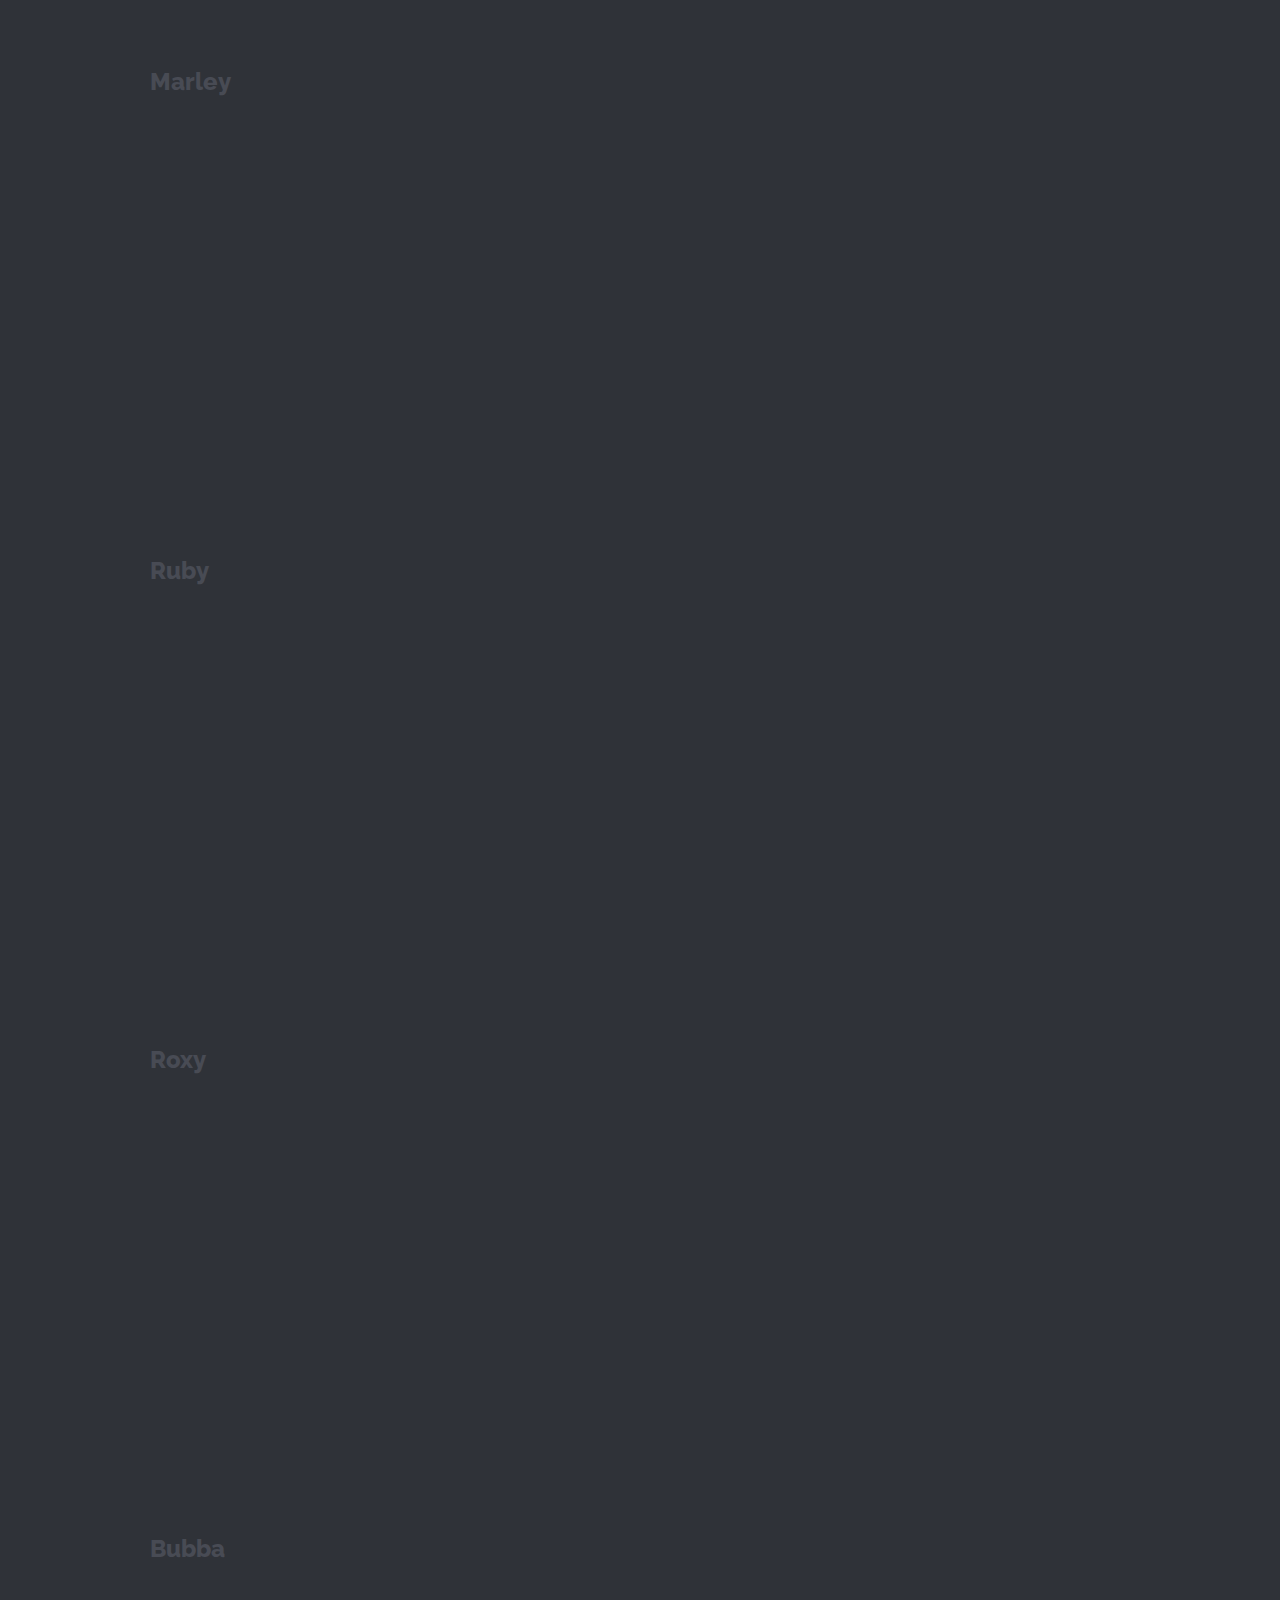
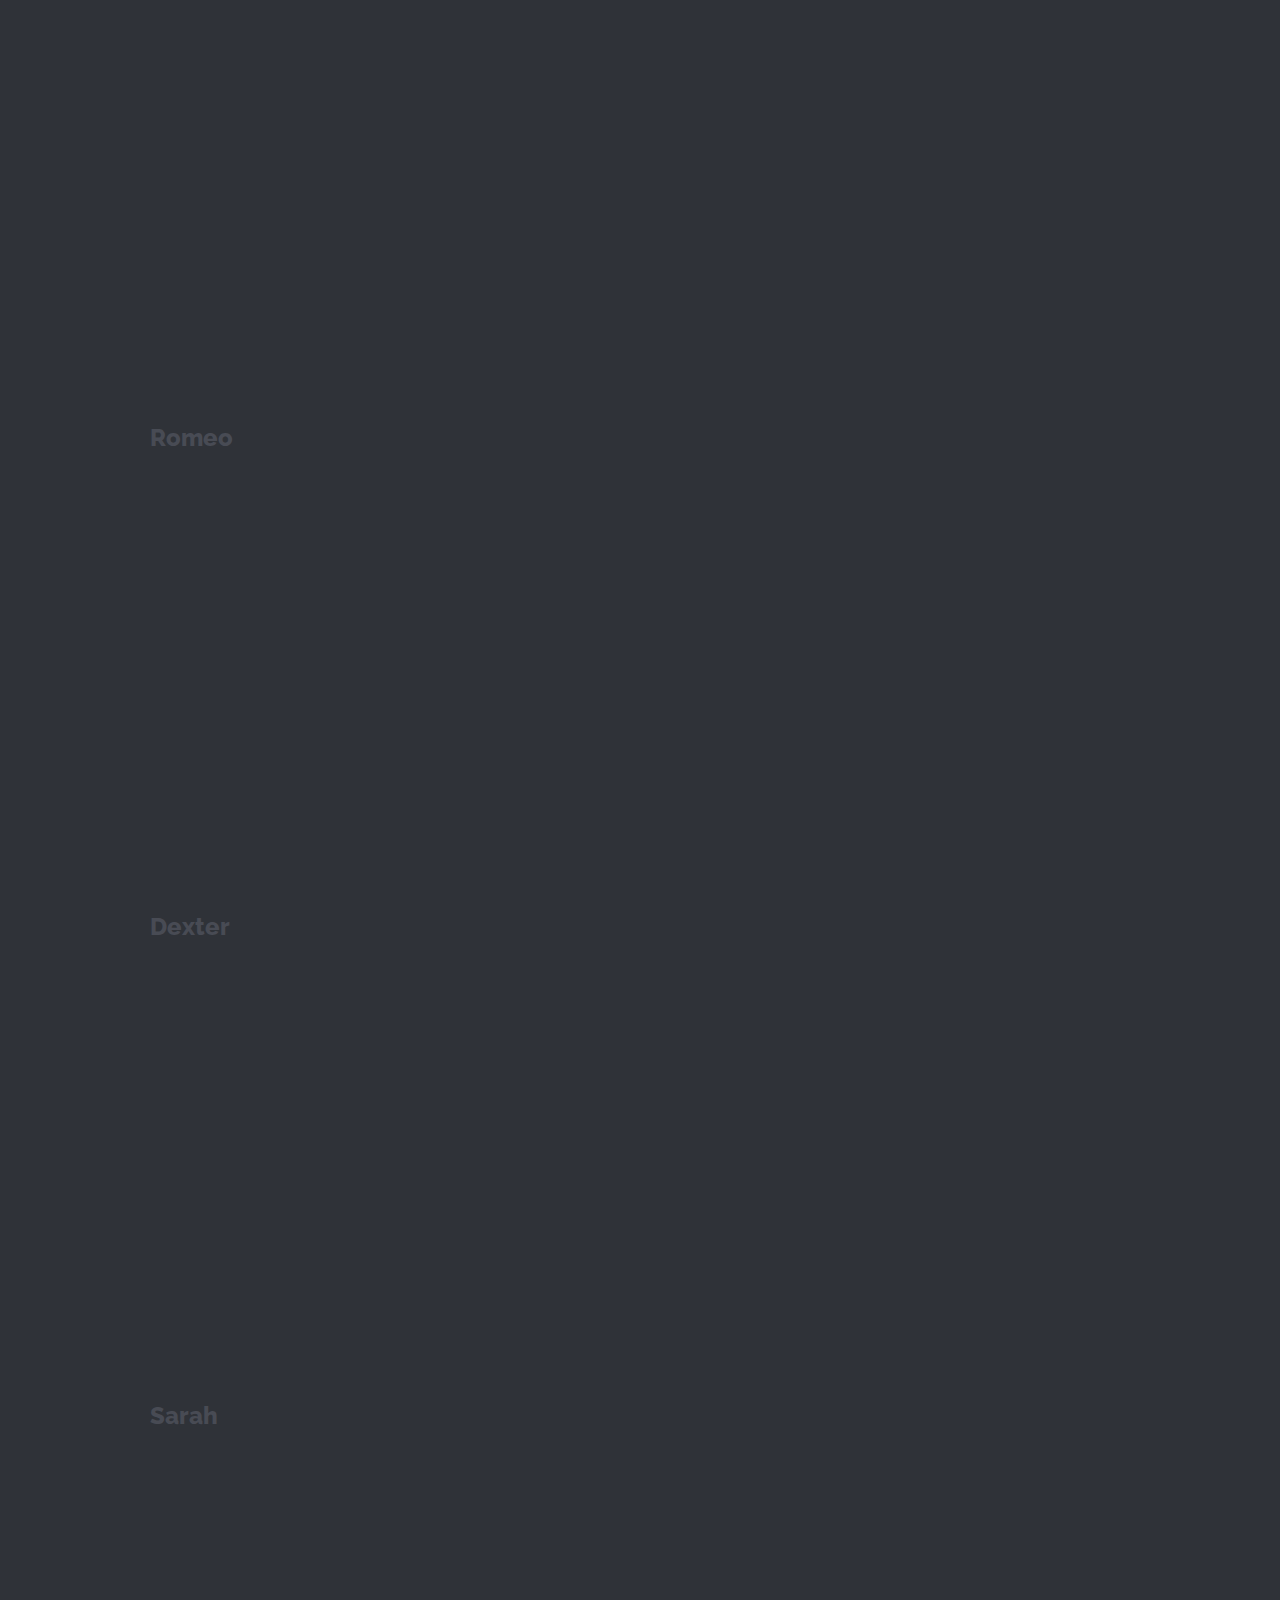
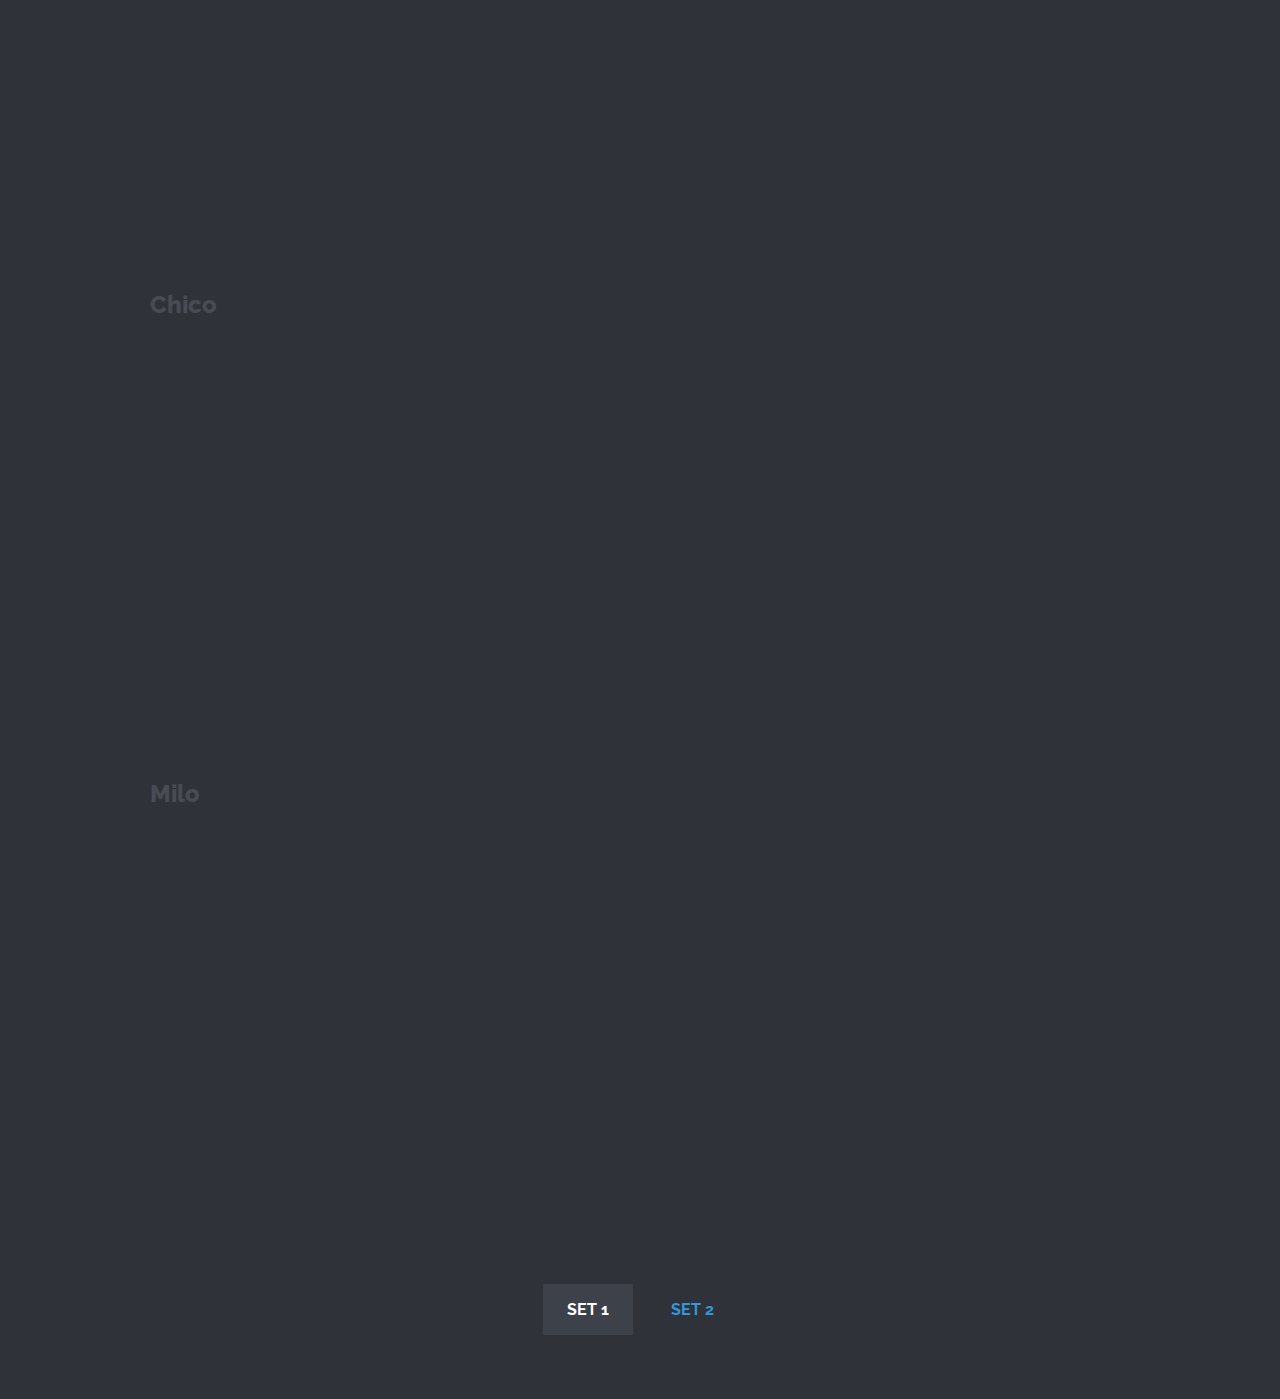
<file: assets/Projects/Project 12/Page 1/index.html>
<!DOCTYPE html>
<html lang="en">
<head>
    <meta charset="UTF-8">
    <meta name="viewport" content="width=device-width, initial-scale=1.0">
    <meta http-equiv="X-UA-Compatible" content="ie=edge">
    <title>Hover Effect Set 1</title>
    <link rel="stylesheet" href="https://cdnjs.cloudflare.com/ajax/libs/animate.css/4.0.0/animate.min.css">
    <script src="wow.js"></script>
    <link rel="stylesheet" href="Hover_effect_set_1.css">
    <link href="https://fonts.googleapis.com/css?family=Raleway:100,100i,200,200i,300,300i,400,400i,500,500i,600,600i,700,700i,800,800i,900,900i&display=swap&subset=latin-ext" rel="stylesheet">
    <link rel="stylesheet" href="https://use.fontawesome.com/releases/v5.1.1/css/all.css" integrity="sha384-O8whS3fhG2OnA5Kas0Y9l3cfpmYjapjI0E4theH4iuMD+pLhbf6JI0jIMfYcK3yZ" crossorigin="anonymous">
</head>
<body>
    <!-- navigation -->
    <div class="navigation">
        <h1>
            Hover Effect Ideas
            <span>An inspirational collection of subtle hover effects</span>
        </h1>
        <a href="index.html" class="set">Set 1</a>
        <a href="../Page 2/index.html" class="set">Set 2</a>
    </div>
    <!-- content -->
    <div class="content">
        <!-- Lily effect -->
        <h2>Lily</h2>
        <div class="grid">
            <div class="effect Lily_effect wow animate__animated animate__fadeInUp animate__delay-0.5s">
                <img src="12.jpg" alt="">
                <div class="caption caption_Lily">
                    <h2>
                        Nice <span>Lily</span>
                    </h2>
                    <p>Lily likes to play with crayons and pencils</p>
                </div>
            </div>
    
            <div class="effect Lily_effect wow animate__animated animate__fadeInUp animate__delay-1s">
                <img src="1.jpg" alt="">
                <div class="caption caption_Lily">
                    <h2>
                        Nice <span>Lily</span>
                    </h2>
                    <p>Lily likes to play with crayons and pencils</p>
                </div>
            </div>
        </div>
        <!-- Sadie -->
        <h2>Sadie</h2>
        <div class="grid">
            <div class="effect Sadie_effect wow animate__animated animate__fadeInUp animate__delay-0.5s">
                <img src="2.jpg" alt="">
                <div class="caption caption_Sadie">
                    <h2>
                        Holy <span>Sadie</span>
                    </h2>
                    <p>Sadie never took her eyes off me.<br>She had a dark soul</p>
                </div>
            </div>
    
            <div class="effect Sadie_effect wow animate__animated animate__fadeInUp animate__delay-1s">
                <img src="14.jpg" alt="">
                <div class="caption caption_Sadie">
                    <h2>
                        Holy <span>Sadie</span>
                    </h2>
                    <p>Sadie never took her eyes off me.<br>She had a dark soul</p>
                </div>
            </div>
        </div>
        <!-- Honey -->
        <h2>Honey</h2>
        <div class="grid">
            <div class="effect Honey_effect wow animate__animated animate__fadeInUp animate__delay-0.5s">
                <img src="4.jpg" alt="">
                <div class="caption caption_Honey">
                    <h2>
                        Dreamy <span>Honey</span><i>Now</i>
                    </h2>
                </div>
            </div>
    
            <div class="effect Honey_effect wow animate__animated animate__fadeInUp animate__delay-1s">
                <img src="5.jpg" alt="">
                <div class="caption caption_Honey">
                    <h2>
                        Dreamy <span>Honey</span><i>Now</i>
                    </h2>
                </div>
            </div>
        </div>
        <!-- Layla -->
        <h2>Layla</h2>
        <div class="grid">
            <div class="effect Layla_effect wow animate__animated animate__fadeInUp animate__delay-0.5s">
                <img src="6.jpg" alt="">
                <div class="caption caption_Layla">
                    <h2>
                        Crazy <span>Layla</span>
                    </h2>
                    <p>When Layla appears, she brings an eternal summer along.</p>
                </div>
            </div>
    
            <div class="effect Layla_effect wow animate__animated animate__fadeInUp animate__delay-1s">
                <img src="3.jpg" alt="">
                <div class="caption caption_Layla">
                    <h2>
                        Crazy <span>Layla</span>
                    </h2>
                    <p>When Layla appears, she brings an eternal summer along.</p>
                </div>
            </div>
        </div>
        <!-- Zoe -->
        <h2>Zoe</h2>
        <div class="grid">
            <div class="effect Zoe_effect wow animate__animated animate__fadeInUp animate__delay-0.5s">
                <img src="25.jpg" alt="">
                <div class="caption caption_Zoe">
                    <h2>
                        Creative <span>Zoe</span>
                    </h2>
                    <p>Zoe never had the patience of her sisters. She deliberately punched the bear in his face.</p>
                    <div class="icon">
                        <i class="fas fa-paperclip"></i>
                        <i class="far fa-eye"></i>
                        <i class="far fa-heart"></i>
                    </div>
                </div>
            </div>
    
            <div class="effect Zoe_effect wow animate__animated animate__fadeInUp animate__delay-1s">
                <img src="26.jpg" alt="">
                <div class="caption caption_Zoe">
                    <h2>
                        Creative <span>Zoe</span>
                    </h2>
                    <p>Zoe never had the patience of her sisters. She deliberately punched the bear in his face.</p>
                    <div class="icon">
                        <i class="fas fa-paperclip"></i>
                        <i class="far fa-eye"></i>
                        <i class="far fa-heart"></i>
                    </div>
                </div>
            </div>
        </div>
        <!-- Oscar -->
        <h2>Oscar</h2>
        <div class="grid">
            <div class="effect Oscar_effect wow animate__animated animate__fadeInUp animate__delay-0.5s">
                <img src="9.jpg" alt="">
                <div class="caption caption_Oscar">
                    <h2>
                        Warm <span>Oscar</span>
                    </h2>
                    <p>Oscar is a decent man. He used to clean porches with pleasure.</p>
                </div>
            </div>
    
            <div class="effect Oscar_effect wow animate__animated animate__fadeInUp animate__delay-1s">
                <img src="10.jpg" alt="">
                <div class="caption caption_Oscar">
                    <h2>
                        Warm <span>Oscar</span>
                    </h2>
                    <p>Oscar is a decent man. He used to clean porches with pleasure.</p>
                </div>
            </div>
        </div>
        <!-- Marley -->
        <h2>Marley</h2>
        <div class="grid">
            <div class="effect Marley_effect wow animate__animated animate__fadeInUp animate__delay-0.5s">
                <img src="11.jpg" alt="">
                <div class="caption caption_Marley">
                    <h2>
                        Sweet <span>Marley</span>
                    </h2>
                    <p>Marley tried to convince her but she was not interested.</p>
                </div>
            </div>
    
            <div class="effect Marley_effect wow animate__animated animate__fadeInUp animate__delay-1s">
                <img src="12.jpg" alt="">
                <div class="caption caption_Marley">
                    <h2>
                        Sweet <span>Marley</span>
                    </h2>
                    <p>Marley tried to convince her but she was not interested.</p>
                </div>
            </div>
        </div>
        <!-- Ruby -->
        <h2>Ruby</h2>
        <div class="grid">
            <div class="effect Ruby_effect wow animate__animated animate__fadeInUp animate__delay-0.5s">
                <img src="13.jpg" alt="">
                <div class="caption caption_Ruby">
                    <h2>
                        Glowing <span>Ruby</span>
                    </h2>
                    <p>Ruby did not need any help.<br>Everybody knew that.</p>
                </div>
            </div>
    
            <div class="effect Ruby_effect wow animate__animated animate__fadeInUp animate__delay-1s">
                <img src="14.jpg" alt="">
                <div class="caption caption_Ruby">
                    <h2>
                        Glowing <span>Ruby</span>
                    </h2>
                    <p>Ruby did not need any help.<br>Everybody knew that.</p>
                </div>
            </div>
        </div>
        <!-- Roxy -->
        <h2>Roxy</h2>
        <div class="grid">
            <div class="effect Roxy_effect wow animate__animated animate__fadeInUp animate__delay-0.5s">
                <img src="15.jpg" alt="">
                <div class="caption caption_Roxy">
                    <h2>
                        Charming <span>Roxy</span>
                    </h2>
                    <p>Roxy was my best friend. She'd cross any border for me.</p>
                </div>
            </div>
    
            <div class="effect Roxy_effect wow animate__animated animate__fadeInUp animate__delay-1s">
                <img src="1.jpg" alt="">
                <div class="caption caption_Roxy">
                    <h2>
                        Charming <span>Roxy</span>
                    </h2>
                    <p>Roxy was my best friend. She'd cross any border for me.</p>
                </div>
            </div>
        </div>
        <!-- Bubba -->
        <h2>Bubba</h2>
        <div class="grid">
            <div class="effect Bubba_effect wow animate__animated animate__fadeInUp animate__delay-0.5s">
                <img src="2.jpg" alt="">
                <div class="caption caption_Bubba">
                    <h2>
                        Fresh <span>Bubba</span>
                    </h2>
                    <p>Bubba likes to appear out of thin air.</p>
                </div>
            </div>
    
            <div class="effect Bubba_effect wow animate__animated animate__fadeInUp animate__delay-1s">
                <img src="16.jpg" alt="">
                <div class="caption caption_Bubba">
                    <h2>
                        Fresh <span>Bubba</span>
                    </h2>
                    <p>Bubba likes to appear out of thin air.</p>
                </div>
            </div>
        </div>
        <!-- Romeo -->
        <h2>Romeo</h2>
        <div class="grid">
            <div class="effect Romeo_effect wow animate__animated animate__fadeInUp animate__delay-0.5s">
                <img src="17.jpg" alt="">
                <div class="caption caption_Romeo">
                    <h2>
                        Wild <span>Romeo</span>
                    </h2>
                    <p>Romeo never knows what he wants. He seemed to be very cross about something.</p>
                </div>
            </div>
    
            <div class="effect Romeo_effect wow animate__animated animate__fadeInUp animate__delay-1s">
                <img src="18.jpg" alt="">
                <div class="caption caption_Romeo">
                    <h2>
                        Wild <span>Romeo</span>
                    </h2>
                    <p>Romeo never knows what he wants. He seemed to be very cross about something.</p>
                </div>
            </div>
        </div>
        <!-- Dexter -->
        <h2>Dexter</h2>
        <div class="grid">
            <div class="effect Dexter_effect wow animate__animated animate__fadeInUp animate__delay-0.5s">
                <img src="19.jpg" alt="">
                <div class="caption caption_Dexter">
                    <h2>
                        Strange <span>Dexter</span>
                    </h2>
                    <p>Dexter had his own strange way. You could watch him training ants.</p>
                </div>
            </div>
    
            <div class="effect Dexter_effect wow animate__animated animate__fadeInUp animate__delay-1s">
                <img src="12.jpg" alt="">
                <div class="caption caption_Dexter">
                    <h2>
                        Strange <span>Dexter</span>
                    </h2>
                    <p>Dexter had his own strange way. You could watch him training ants.</p>
                </div>
            </div>
        </div>
        <!-- Sarah -->
        <h2>Sarah</h2>
        <div class="grid">
            <div class="effect Sarah_effect wow animate__animated animate__fadeInUp animate__delay-0.5s">
                <img src="13.jpg" alt="">
                <div class="caption caption_Sarah">
                    <h2>
                        Free <span>Sarah</span>
                    </h2>
                    <p>Sarah likes to watch clouds. She's quite depressed.</p>
                </div>
            </div>
    
            <div class="effect Sarah_effect wow animate__animated animate__fadeInUp animate__delay-1s">
                <img src="20.jpg" alt="">
                <div class="caption caption_Sarah">
                    <h2>
                        Free <span>Sarah</span>
                    </h2>
                    <p>Sarah likes to watch clouds. She's quite depressed.</p>
                </div>
            </div>
        </div>
        <!-- Chico -->
        <h2>Chico</h2>
        <div class="grid">
            <div class="effect Chico_effect wow animate__animated animate__fadeInUp animate__delay-0.5s">
                <img src="15.jpg" alt="">
                <div class="caption caption_Chico">
                    <h2>
                        Silly <span>Chico</span>
                    </h2>
                    <p>Chico's main fear was missing the morning bus.</p>
                </div>
            </div>
    
            <div class="effect Chico_effect wow animate__animated animate__fadeInUp animate__delay-1s">
                <img src="4.jpg" alt="">
                <div class="caption caption_Chico">
                    <h2>
                        Silly <span>Chico</span>
                    </h2>
                    <p>Chico's main fear was missing the morning bus.</p>
                </div>
            </div>
        </div>
        <!-- Milo -->
        <h2>Milo</h2>
        <div class="grid">
            <div class="effect Milo_effect wow animate__animated animate__fadeInUp animate__delay-0.5s">
                <img src="11.jpg" alt="">
                <div class="caption caption_Milo">
                    <h2>
                        Faithful <span>Milo</span>
                    </h2>
                    <p>Milo went to the woods. He took a fun ride and never came back.</p>
                </div>
            </div>
    
            <div class="effect Milo_effect wow animate__animated animate__fadeInUp animate__delay-1s">
                <img src="3.jpg" alt="">
                <div class="caption caption_Milo">
                    <h2>
                        Faithful <span>Milo</span>
                    </h2>
                    <p>Milo went to the woods. He took a fun ride and never came back.</p>
                </div>
            </div>
        </div>
    </div>
    <div class="navigation">
        <a href="index.html" class="set">Set 1</a>
        <a href="../Page 2/index.html" class="set">Set 2</a>
    </div>
    <script src="Hover_effect_set_1.js"></script>
</body>
</html>
</file>
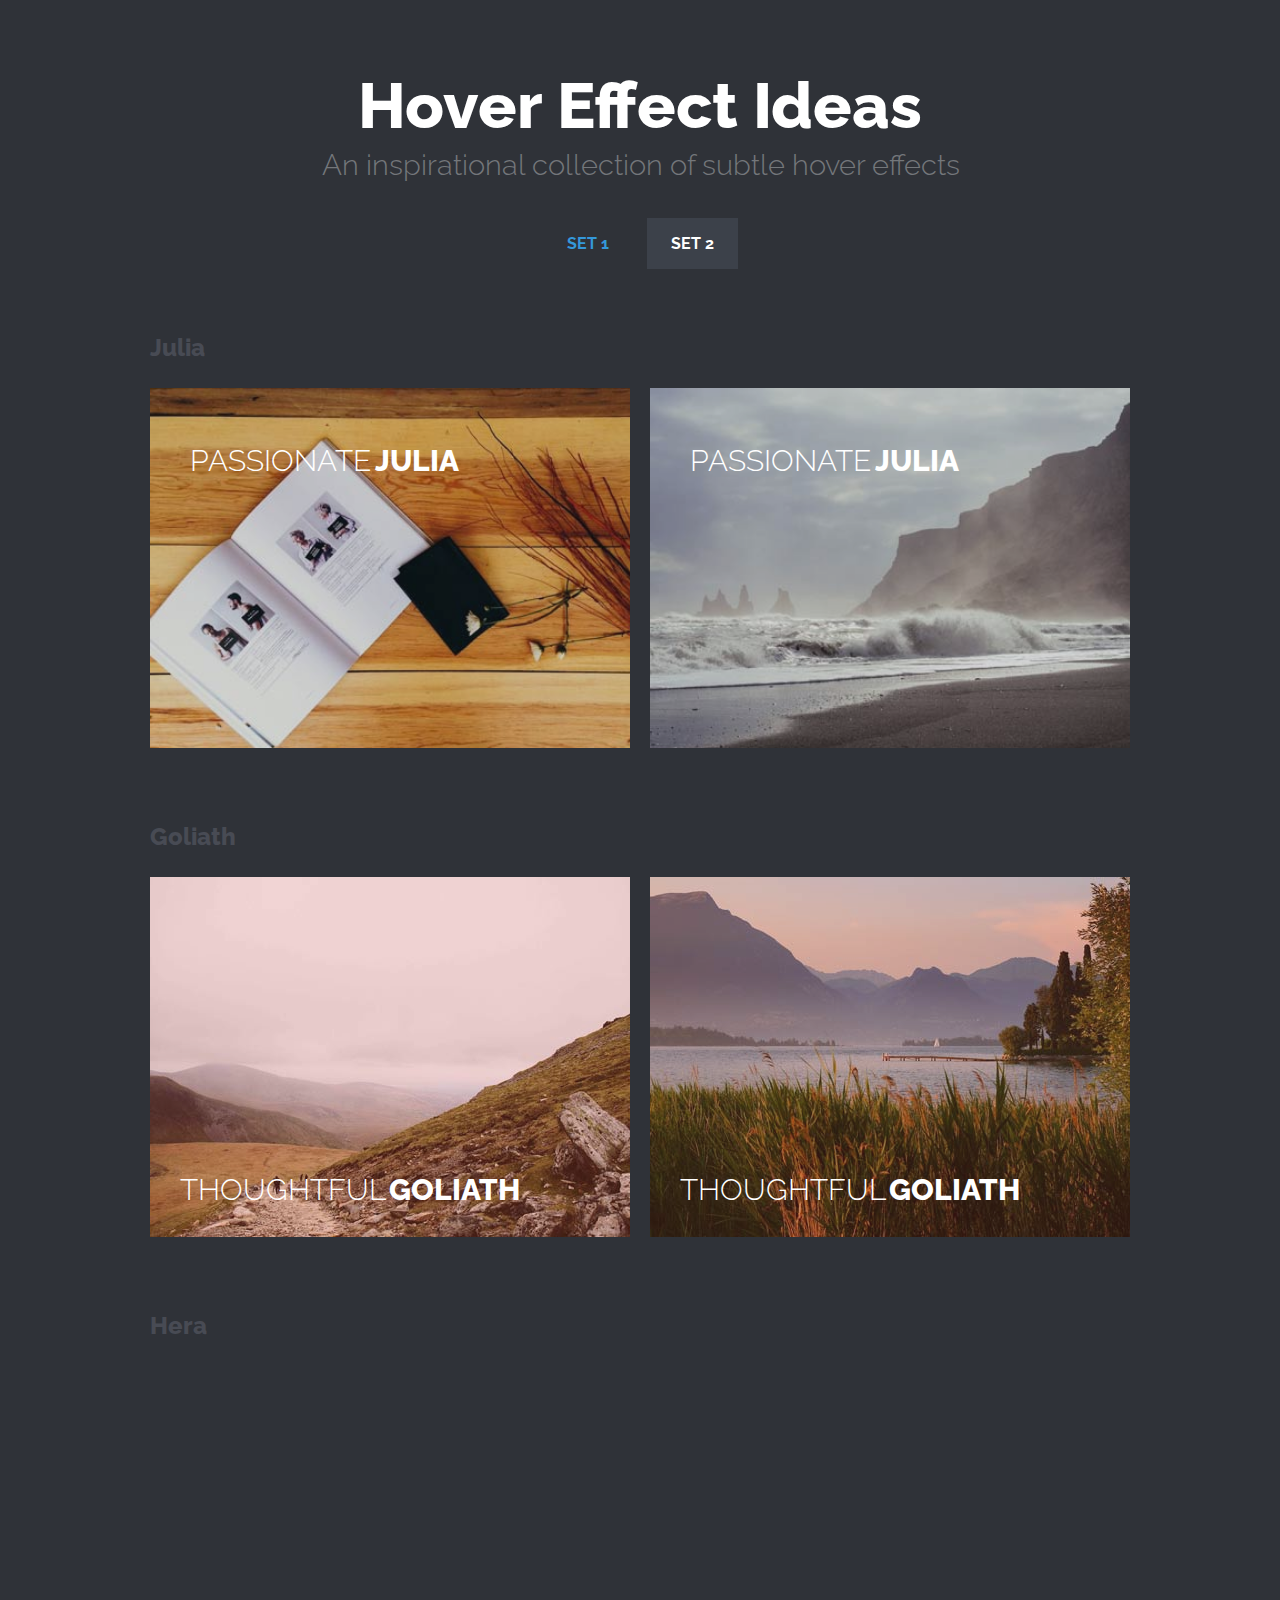
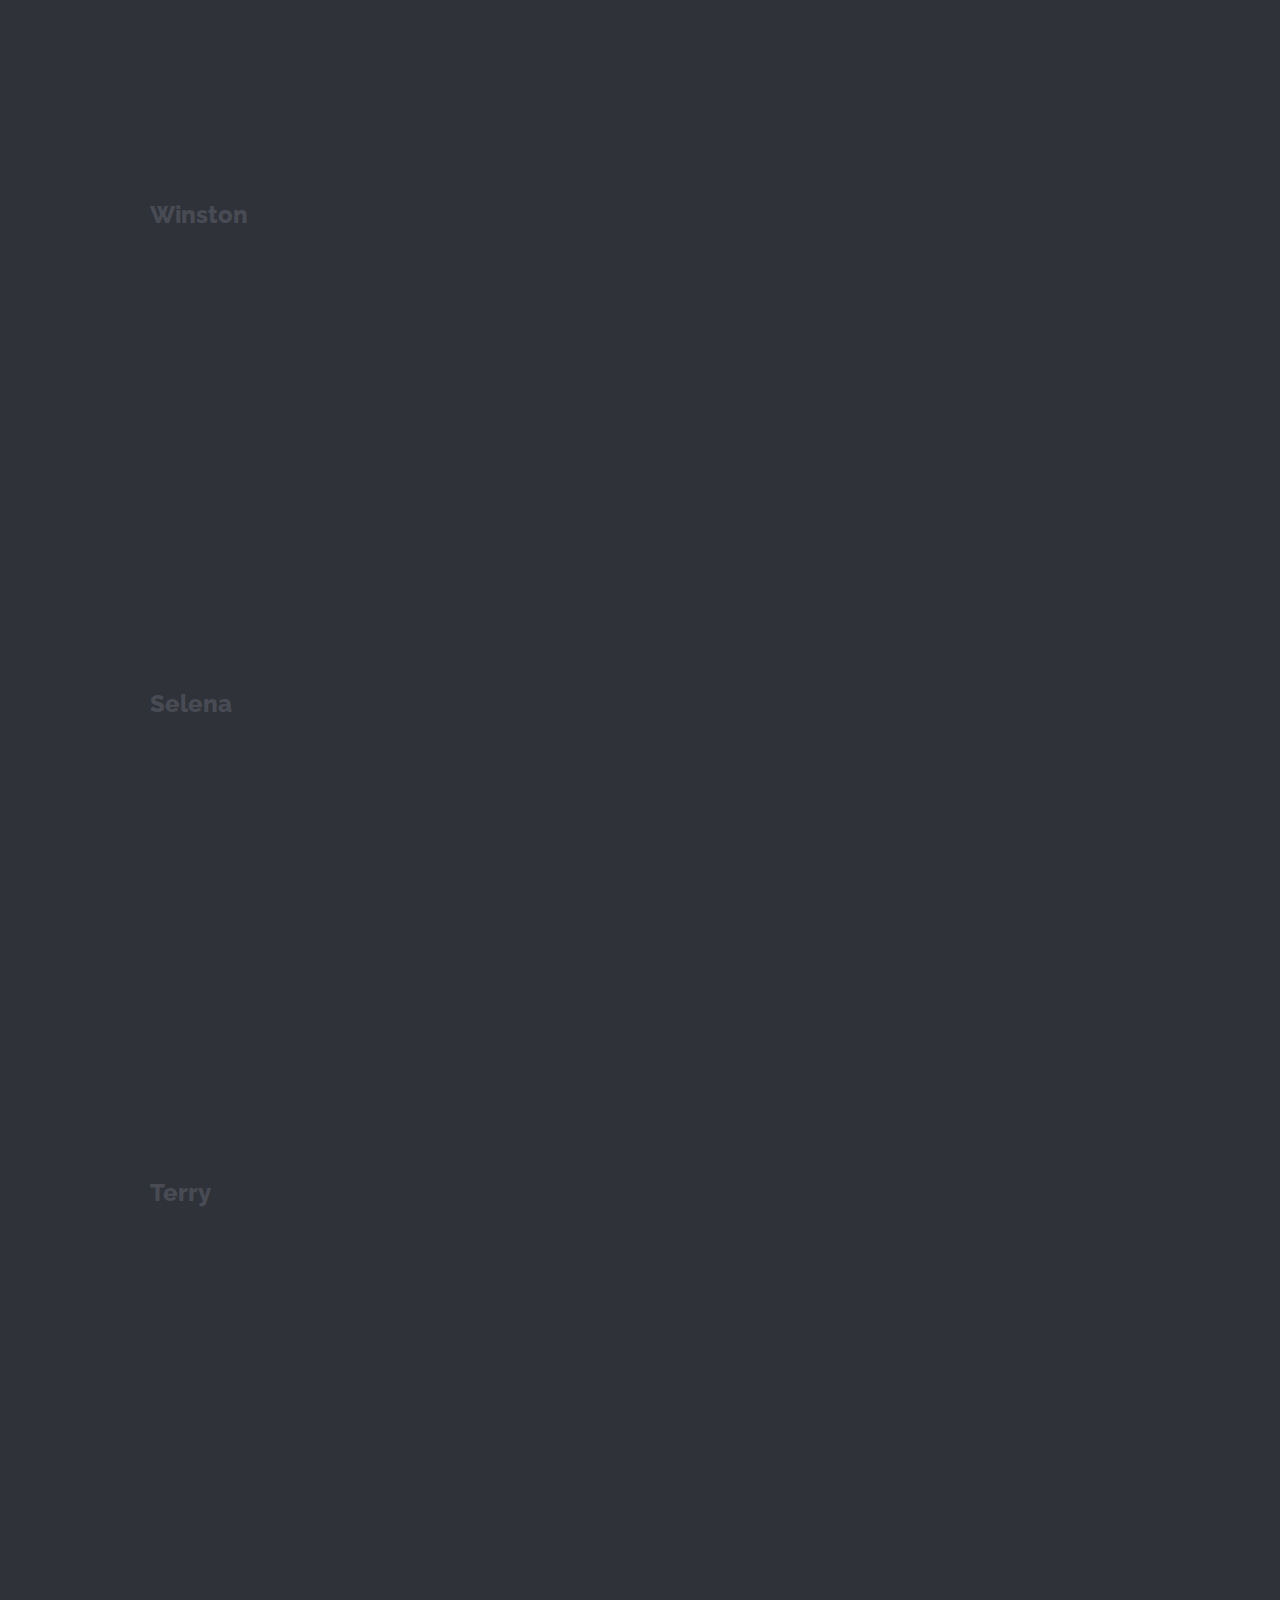
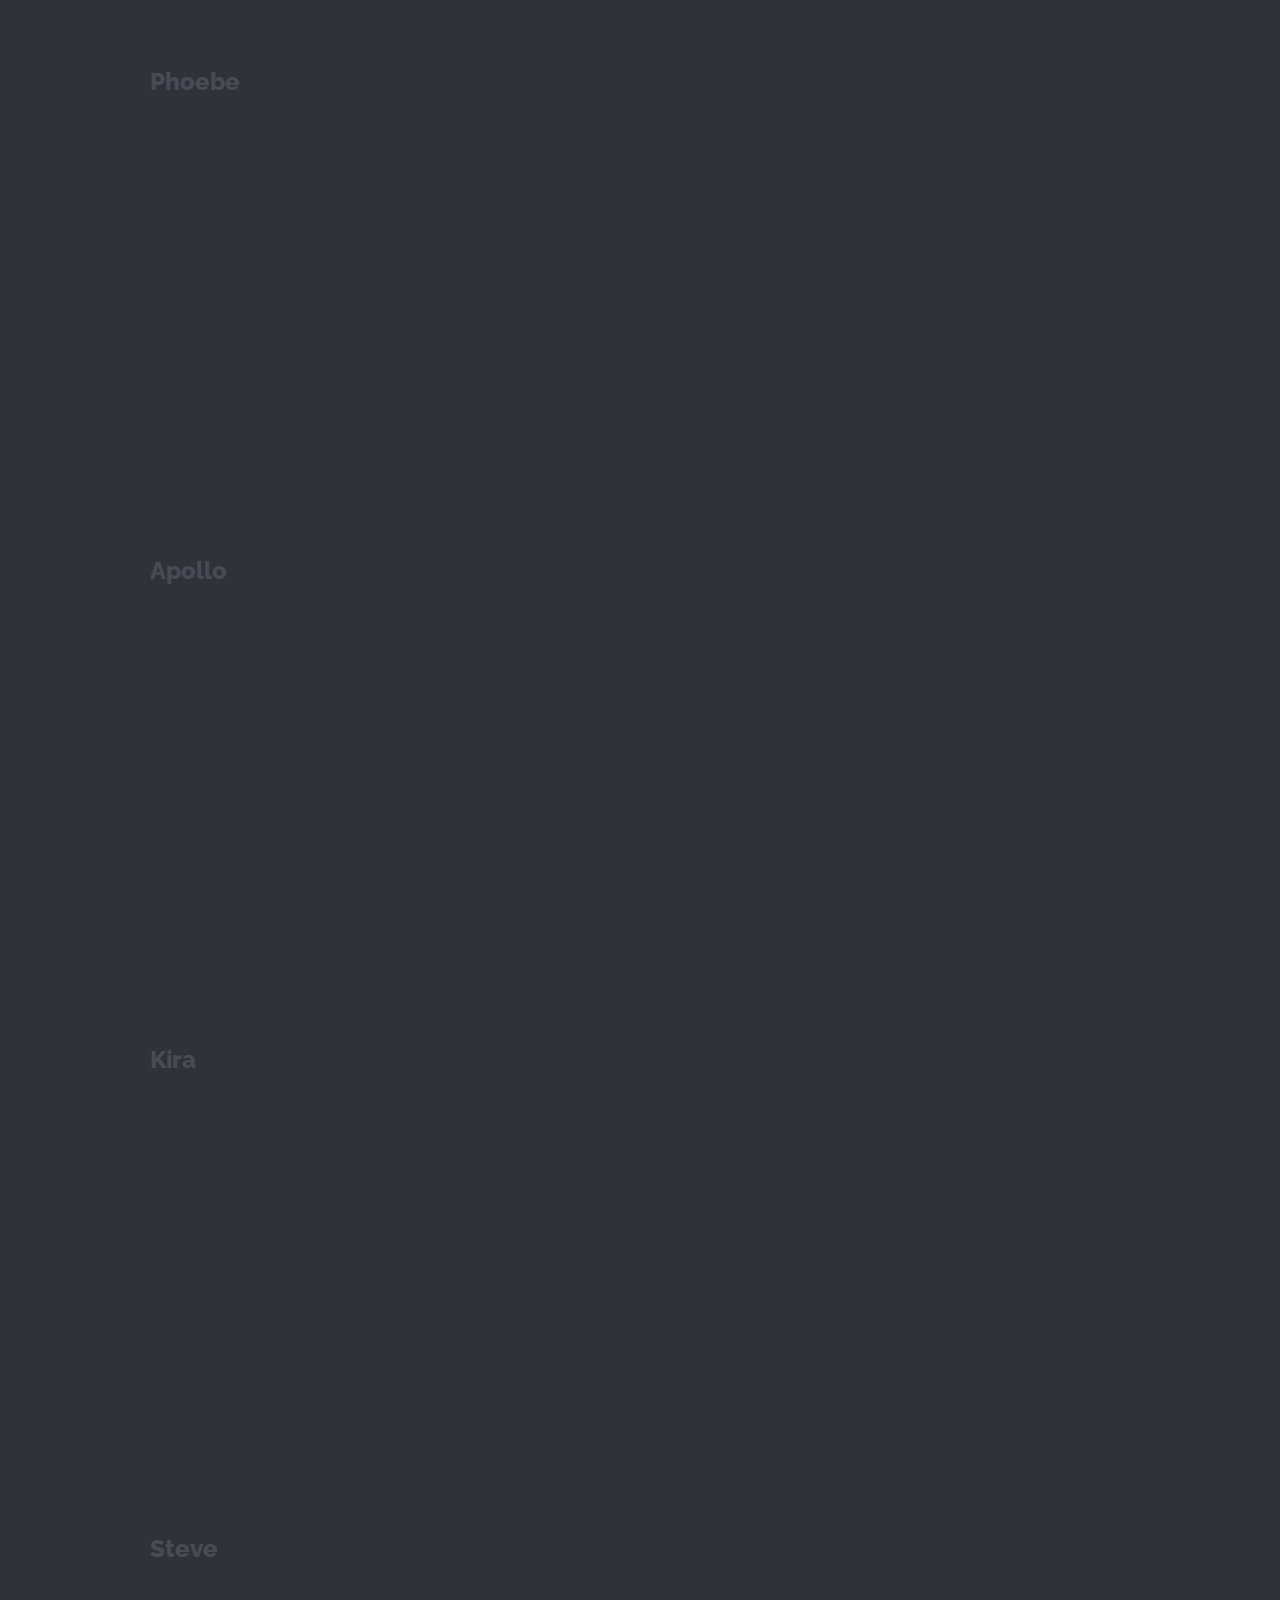
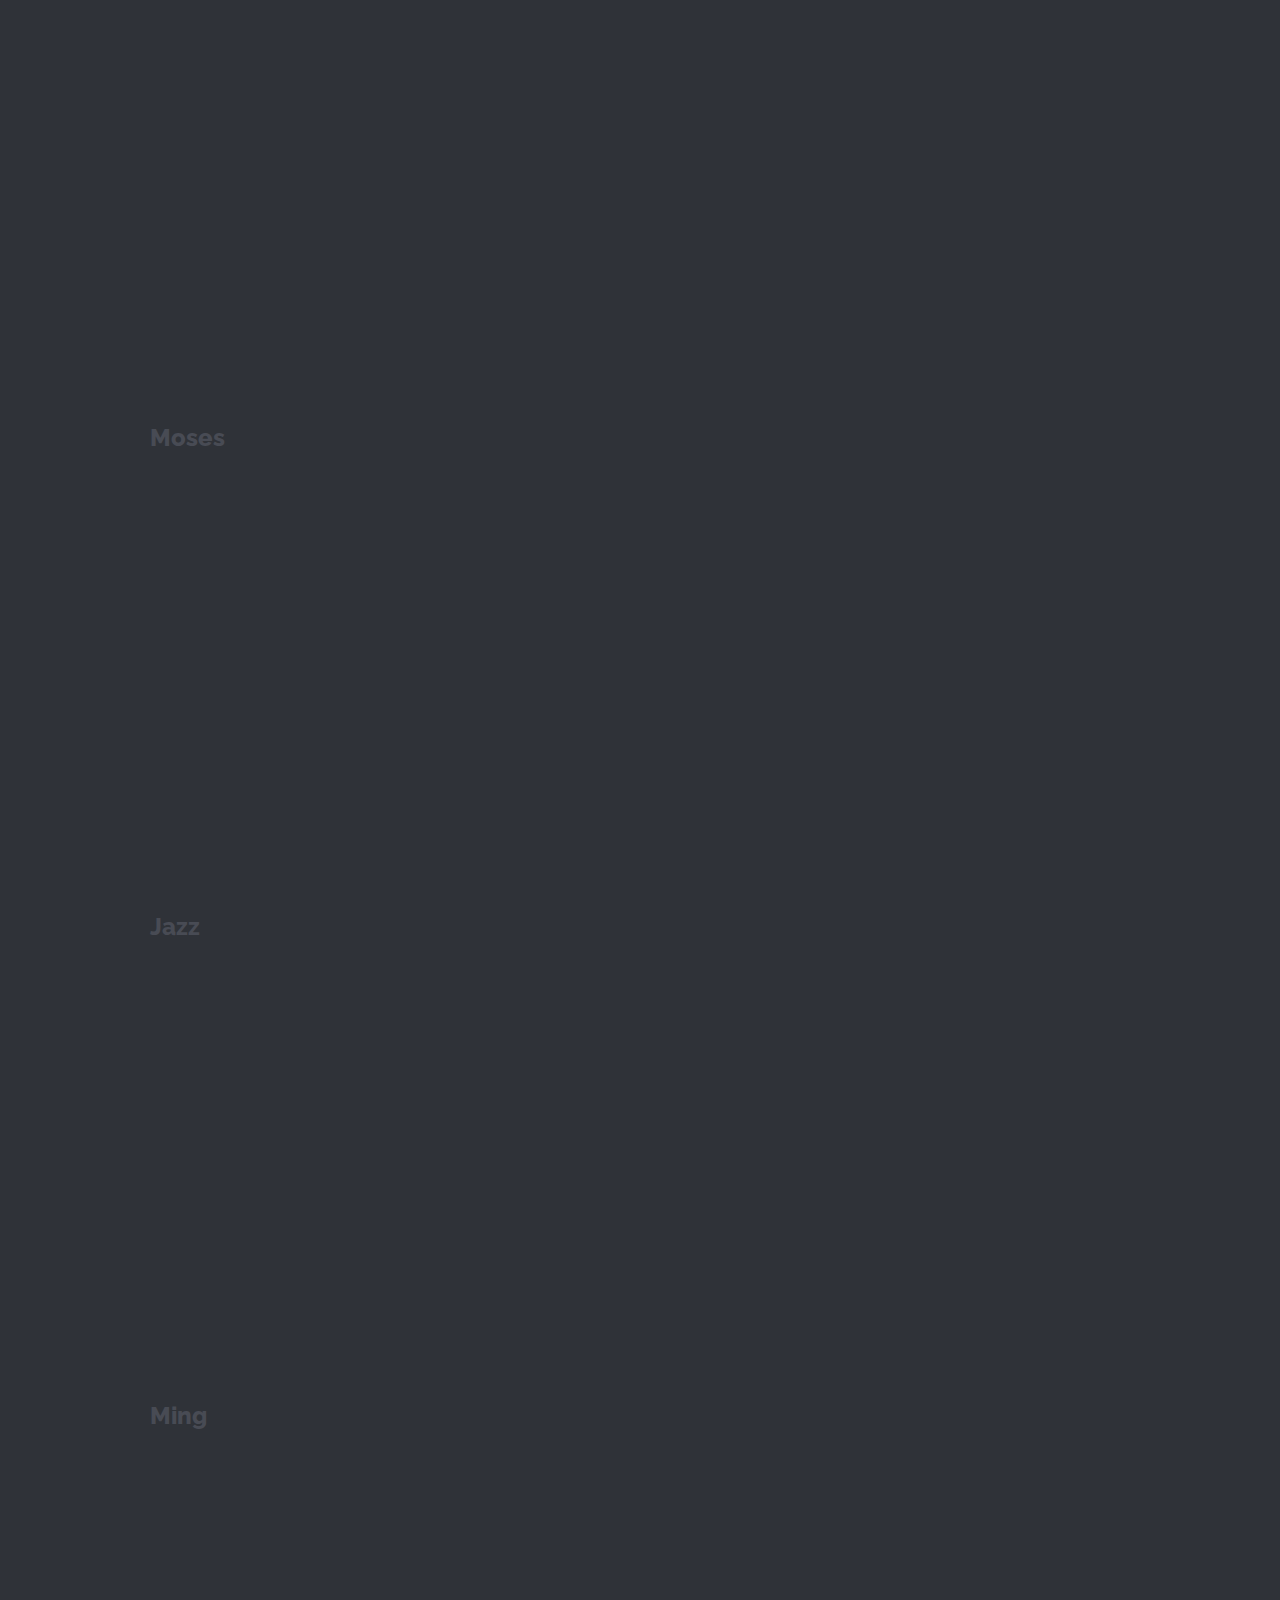
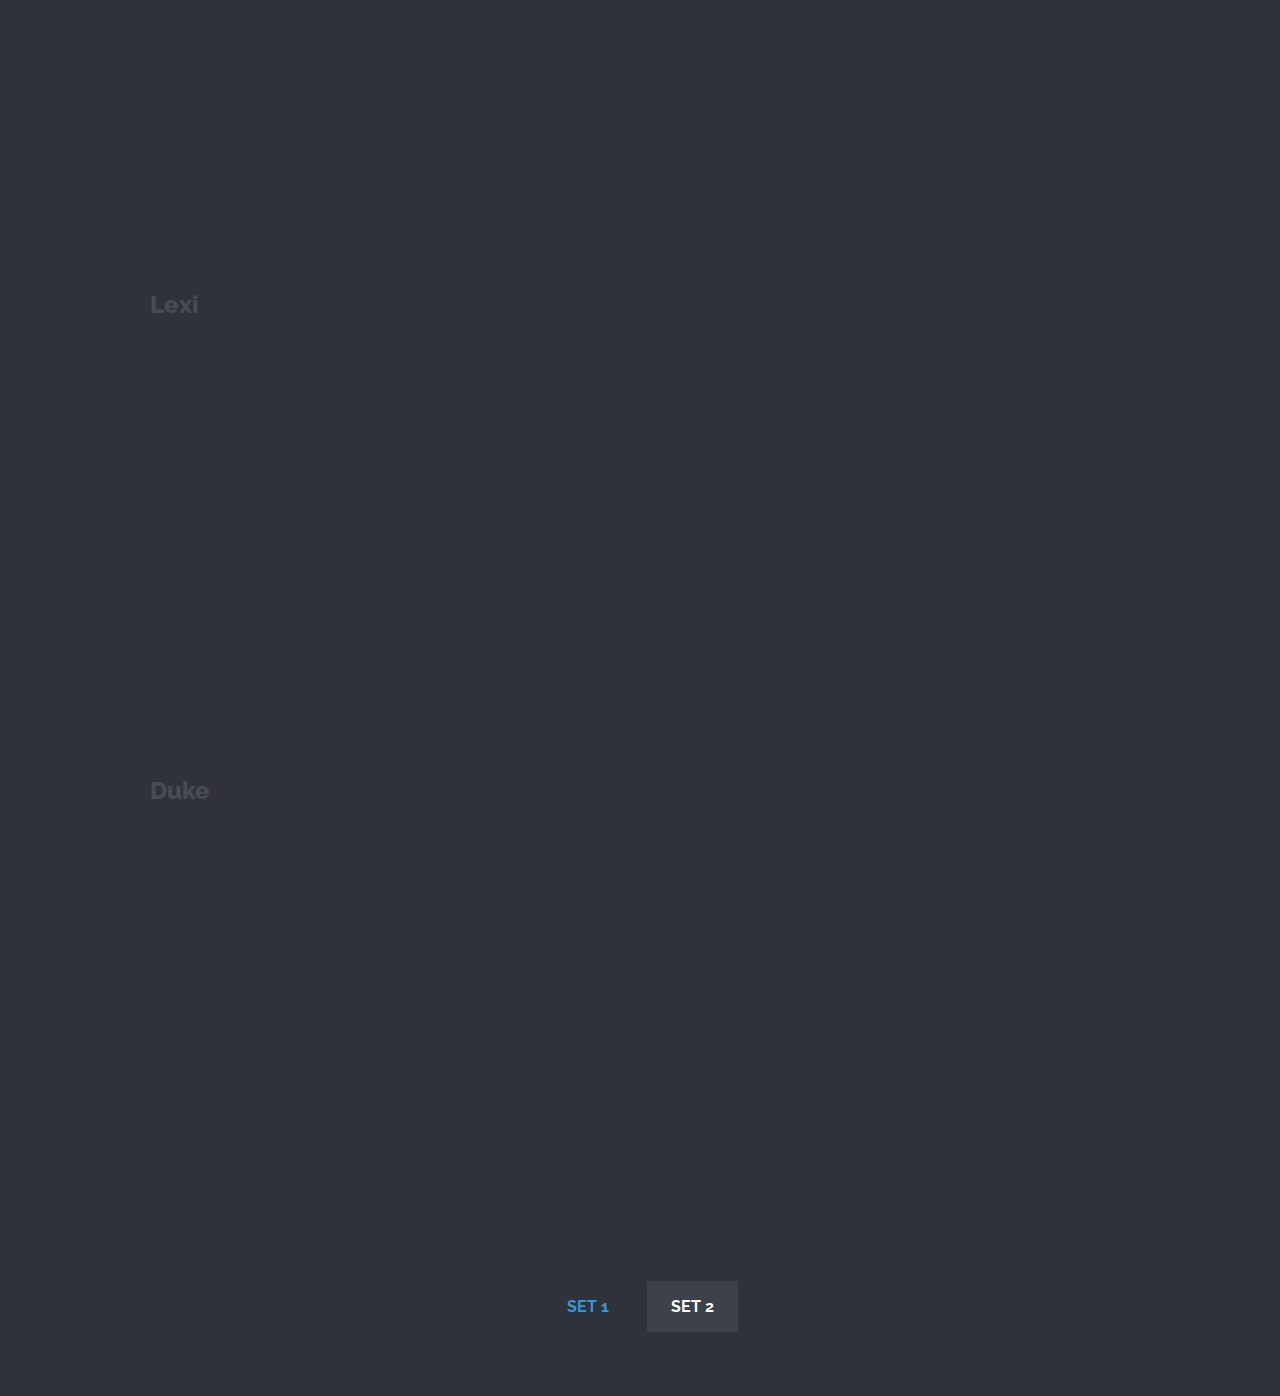
<file: assets/Projects/Project 12/Page 2/index.html>
<!DOCTYPE html>
<html lang="en">
<head>
    <meta charset="UTF-8">
    <meta name="viewport" content="width=device-width, initial-scale=1.0">
    <meta http-equiv="X-UA-Compatible" content="ie=edge">
    <title>Hover Effect Set 2</title>
    <link rel="stylesheet" href="https://cdnjs.cloudflare.com/ajax/libs/animate.css/4.0.0/animate.min.css">
    <script src="wow.js"></script>
    <link rel="stylesheet" href="Hover_effect_set_2.css">
    <link href="https://fonts.googleapis.com/css?family=Raleway:100,100i,200,200i,300,300i,400,400i,500,500i,600,600i,700,700i,800,800i,900,900i&display=swap&subset=latin-ext" rel="stylesheet">
    <link rel="stylesheet" href="https://use.fontawesome.com/releases/v5.1.1/css/all.css" integrity="sha384-O8whS3fhG2OnA5Kas0Y9l3cfpmYjapjI0E4theH4iuMD+pLhbf6JI0jIMfYcK3yZ" crossorigin="anonymous">
</head>
<body>
    <!-- navigation -->
    <div class="navigation">
        <h1>
            Hover Effect Ideas
            <span>An inspirational collection of subtle hover effects</span>
        </h1>
        <a href="../Page 1/index.html" class="set">Set 1</a>
        <a href="index.html" class="set">Set 2</a>
    </div>
    <!-- content -->
    <div class="content">
        <!-- Julia effect -->
        <h2>Julia</h2>
        <div class="grid">
            <div class="effect Julia_effect wow animate__animated animate__fadeInUp animate__delay-0.5s">
                <img src="21.jpg" alt="">
                <div class="caption caption_Julia">
                    <h2>
                        Passionate <span>Julia</span>
                    </h2>
                    <p>Julia dances in the deep dark</p>
                    <p>She loves the smell of the ocean</p>
                    <p>And dives into the morning light</p>
                </div>
            </div>
    
            <div class="effect Julia_effect wow animate__animated animate__fadeInUp animate__delay-1s">
                <img src="22.jpg" alt="">
                <div class="caption caption_Julia">
                    <h2>
                        Passionate <span>Julia</span>
                    </h2>
                    <p>Julia dances in the deep dark</p>
                    <p>She loves the smell of the ocean</p>
                    <p>And dives into the morning light</p>
                </div>
            </div>
        </div>
        <!-- Goliath -->
        <h2>Goliath</h2>
        <div class="grid">
            <div class="effect Goliath_effect">
                <img src="23.jpg" alt="">
                <div class="caption caption_Goliath wow animate__animated animate__fadeInUp animate__delay-0.5s">
                    <h2>
                        Thoughtful <span>Goliath</span>
                    </h2>
                    <p>When Goliath comes out, you should run.</p>
                </div>
            </div>
    
            <div class="effect Goliath_effect wow animate__animated animate__fadeInUp animate__delay-1s">
                <img src="24.jpg" alt="">
                <div class="caption caption_Goliath">
                    <h2>
                        Thoughtful <span>Goliath</span>
                    </h2>
                    <p>When Goliath comes out, you should run.</p>
                </div>
            </div>
        </div>
        <!-- Hera -->
        <h2>Hera</h2>
        <div class="grid">
            <div class="effect Hera_effect wow animate__animated animate__fadeInUp animate__delay-0.5s">
                <img src="17.jpg" alt="">
                <div class="caption caption_Hera">
                    <h2>
                        Tender <span>Hera</span>
                    </h2>
                    <p>
                        <a href="file:///D:/Visual%20studio%20code/Frontend/Study/Basic%20CSS/Hover_effect_set_2.html"><i class="far fa-file-pdf"></i></a>
                        <a href="file:///D:/Visual%20studio%20code/Frontend/Study/Basic%20CSS/Hover_effect_set_2.html"><i class="far fa-file-image"></i></a>
                        <a href="file:///D:/Visual%20studio%20code/Frontend/Study/Basic%20CSS/Hover_effect_set_2.html"><i class="far fa-file-archive"></i></a>
                        <a href="file:///D:/Visual%20studio%20code/Frontend/Study/Basic%20CSS/Hover_effect_set_2.html"><i class="far fa-file-code"></i></a>
                    </p>
                </div>
            </div>
    
            <div class="effect Hera_effect wow animate__animated animate__fadeInUp animate__delay-1s">
                <img src="25.jpg" alt="">
                <div class="caption caption_Hera">
                    <h2>
                        Tender <span>Hera</span>
                    </h2>
                    <p>
                        <a href="file:///D:/Visual%20studio%20code/Frontend/Study/Basic%20CSS/Hover_effect_set_2.html"><i class="far fa-file-pdf"></i></a>
                        <a href="file:///D:/Visual%20studio%20code/Frontend/Study/Basic%20CSS/Hover_effect_set_2.html"><i class="far fa-file-image"></i></a>
                        <a href="file:///D:/Visual%20studio%20code/Frontend/Study/Basic%20CSS/Hover_effect_set_2.html"><i class="far fa-file-archive"></i></a>
                        <a href="file:///D:/Visual%20studio%20code/Frontend/Study/Basic%20CSS/Hover_effect_set_2.html"><i class="far fa-file-code"></i></a>
                    </p>
                </div>
            </div>
        </div>
        <!-- Winston -->
        <h2>Winston</h2>
        <div class="grid">
            <div class="effect Winston_effect wow animate__animated animate__fadeInUp animate__delay-0.5s">
                <img src="30.jpg" alt="">
                <div class="caption caption_Winston">
                    <h2>
                        Jolly <span>Winston</span>
                    </h2>
                    <p>
                        <a href="file:///D:/Visual%20studio%20code/Frontend/Study/Basic%20CSS/Hover_effect_set_2.html"><i class="far fa-star"></i></a>
                        <a href="file:///D:/Visual%20studio%20code/Frontend/Study/Basic%20CSS/Hover_effect_set_2.html"><i class="fas fa-comments"></i></a>
                        <a href="file:///D:/Visual%20studio%20code/Frontend/Study/Basic%20CSS/Hover_effect_set_2.html"><i class="far fa-envelope"></i></a>
                    </p>
                </div>
            </div>
    
            <div class="effect Winston_effect wow animate__animated animate__fadeInUp animate__delay-1s">
                <img src="1.jpg" alt="">
                <div class="caption caption_Winston">
                    <h2>
                        Jolly <span>Winston</span>
                    </h2>
                    <p>
                        <a href="file:///D:/Visual%20studio%20code/Frontend/Study/Basic%20CSS/Hover_effect_set_2.html"><i class="far fa-star"></i></a>
                        <a href="file:///D:/Visual%20studio%20code/Frontend/Study/Basic%20CSS/Hover_effect_set_2.html"><i class="fas fa-comments"></i></a>
                        <a href="file:///D:/Visual%20studio%20code/Frontend/Study/Basic%20CSS/Hover_effect_set_2.html"><i class="far fa-envelope"></i></a>
                    </p>
                </div>
            </div>
        </div>
        <!-- Selena -->
        <h2>Selena</h2>
        <div class="grid">
            <div class="effect Selena_effect wow animate__animated animate__fadeInUp animate__delay-0.5s">
                <img src="10.jpg" alt="">
                <div class="caption caption_Selena">
                    <h2>
                        Happy <span>Selena</span>
                    </h2>
                    <p>Selena is a tiny-winged bird.</p>
                </div>
            </div>
    
            <div class="effect Selena_effect wow animate__animated animate__fadeInUp animate__delay-1s">
                <img src="31.jpg" alt="">
                <div class="caption caption_Selena">
                    <h2>
                        Happy <span>Selena</span>
                    </h2>
                    <p>Selena is a tiny-winged bird.</p>
                </div>
            </div>
        </div>
        
        <!-- Terry -->
        <h2>Terry</h2>
        <div class="grid">
            <div class="effect Terry_effect wow animate__animated animate__fadeInUp animate__delay-0.5s">
                <img src="16.jpg" alt="">
                <div class="caption caption_Terry">
                    <h2>
                        Noisy <span>Terry</span>
                    </h2>
                    <p>
                        <a href="file:///D:/Visual%20studio%20code/Frontend/Study/Basic%20CSS/Hover_effect_set_2.html"><i class="fas fa-download"></i></a>
                        <a href="file:///D:/Visual%20studio%20code/Frontend/Study/Basic%20CSS/Hover_effect_set_2.html"><i class="fas fa-heart"></i></a>
                        <a href="file:///D:/Visual%20studio%20code/Frontend/Study/Basic%20CSS/Hover_effect_set_2.html"><i class="fas fa-share"></i></a>
                        <a href="file:///D:/Visual%20studio%20code/Frontend/Study/Basic%20CSS/Hover_effect_set_2.html"><i class="fas fa-tags"></i></a>
                    </p>
                </div>
            </div>
    
            <div class="effect Terry_effect wow animate__animated animate__fadeInUp animate__delay-1s">
                <img src="26.jpg" alt="">
                <div class="caption caption_Terry">
                    <h2>
                        Noisy <span>Terry</span>
                    </h2>
                    <p>
                        <a href="file:///D:/Visual%20studio%20code/Frontend/Study/Basic%20CSS/Hover_effect_set_2.html"><i class="fas fa-download"></i></a>
                        <a href="file:///D:/Visual%20studio%20code/Frontend/Study/Basic%20CSS/Hover_effect_set_2.html"><i class="fas fa-heart"></i></a>
                        <a href="file:///D:/Visual%20studio%20code/Frontend/Study/Basic%20CSS/Hover_effect_set_2.html"><i class="fas fa-share"></i></a>
                        <a href="file:///D:/Visual%20studio%20code/Frontend/Study/Basic%20CSS/Hover_effect_set_2.html"><i class="fas fa-tags"></i></a>
                    </p>
                </div>
            </div>
        </div>
        
        <!-- Phoebe -->
        <h2>Phoebe</h2>
        <div class="grid">
            <div class="effect Phoebe_effect wow animate__animated animate__fadeInUp animate__delay-0.5s">
                <img src="3.jpg" alt="">
                <div class="caption caption_Phoebe">
                    <h2>
                        Plain <span>Phoebe</span>
                    </h2>
                    <p>
                        <a href="file:///D:/Visual%20studio%20code/Frontend/Study/Basic%20CSS/Hover_effect_set_2.html"><i class="fas fa-user"></i></a>
                        <a href="file:///D:/Visual%20studio%20code/Frontend/Study/Basic%20CSS/Hover_effect_set_2.html"><i class="fas fa-heart"></i></a>
                        <a href="file:///D:/Visual%20studio%20code/Frontend/Study/Basic%20CSS/Hover_effect_set_2.html"><i class="fas fa-cog"></i></a>
                    </p>
                </div>
            </div>
    
            <div class="effect Phoebe_effect wow animate__animated animate__fadeInUp animate__delay-1s">
                <img src="7.jpg" alt="">
                <div class="caption caption_Phoebe">
                    <h2>
                        Plain <span>Phoebe</span>
                    </h2>
                    <p>
                        <a href="file:///D:/Visual%20studio%20code/Frontend/Study/Basic%20CSS/Hover_effect_set_2.html"><i class="fas fa-user"></i></a>
                        <a href="file:///D:/Visual%20studio%20code/Frontend/Study/Basic%20CSS/Hover_effect_set_2.html"><i class="fas fa-heart"></i></a>
                        <a href="file:///D:/Visual%20studio%20code/Frontend/Study/Basic%20CSS/Hover_effect_set_2.html"><i class="fas fa-cog"></i></a>
                    </p>
                </div>
            </div>
        </div>
        <!-- Apollo -->
        <h2>Apollo</h2>
        <div class="grid">
            <div class="effect Apollo_effect wow animate__animated animate__fadeInUp animate__delay-0.5s">
                <img src="18.jpg" alt="">
                <div class="caption caption_Apollo">
                    <h2>
                        Strong <span>Apollo</span>
                    </h2>
                    <p>Apollo's last game of pool was so strange.</p>
                </div>
            </div>
    
            <div class="effect Apollo_effect wow animate__animated animate__fadeInUp animate__delay-1s">
                <img src="22.jpg" alt="">
                <div class="caption caption_Apollo">
                    <h2>
                        Strong <span>Apollo</span>
                    </h2>
                    <p>Apollo's last game of pool was so strange.</p>
                </div>
            </div>
        </div>
        <!-- Kira -->
        <h2>Kira</h2>
        <div class="grid">
            <div class="effect Kira_effect wow animate__animated animate__fadeInUp animate__delay-0.5s">
                <img src="17.jpg" alt="">
                <div class="caption caption_Kira">
                    <h2>
                        Dark <span>Kira</span>
                    </h2>
                    <p>
                        <a href="file:///D:/Visual%20studio%20code/Frontend/Study/Basic%20CSS/Hover_effect_set_2.html"><i class="fas fa-home"></i></a>
                        <a href="file:///D:/Visual%20studio%20code/Frontend/Study/Basic%20CSS/Hover_effect_set_2.html"><i class="fas fa-download"></i></a>
                        <a href="file:///D:/Visual%20studio%20code/Frontend/Study/Basic%20CSS/Hover_effect_set_2.html"><i class="fas fa-heart"></i></a>
                        <a href="file:///D:/Visual%20studio%20code/Frontend/Study/Basic%20CSS/Hover_effect_set_2.html"><i class="fas fa-share"></i></a>
                    </p>
                </div>
            </div>
    
            <div class="effect Kira_effect wow animate__animated animate__fadeInUp animate__delay-1s">
                <img src="5.jpg" alt="">
                <div class="caption caption_Kira">
                    <h2>
                        Dark <span>Kira</span>
                    </h2>
                    <p>
                        <a href="file:///D:/Visual%20studio%20code/Frontend/Study/Basic%20CSS/Hover_effect_set_2.html"><i class="fas fa-home"></i></a>
                        <a href="file:///D:/Visual%20studio%20code/Frontend/Study/Basic%20CSS/Hover_effect_set_2.html"><i class="fas fa-download"></i></a>
                        <a href="file:///D:/Visual%20studio%20code/Frontend/Study/Basic%20CSS/Hover_effect_set_2.html"><i class="fas fa-heart"></i></a>
                        <a href="file:///D:/Visual%20studio%20code/Frontend/Study/Basic%20CSS/Hover_effect_set_2.html"><i class="fas fa-share"></i></a>
                    </p>
                </div>
            </div>
        </div>
        <!-- Steve -->
        <h2>Steve</h2>
        <div class="grid">
            <div class="effect Steve_effect wow animate__animated animate__fadeInUp animate__delay-0.5s">
                <img src="29.jpg" alt="">
                <div class="caption caption_Steve">
                    <h2>
                        Lonely <span>Steve</span>
                    </h2>
                    <p>Steve was afraid of the Boogieman.</p>
                </div>
            </div>
    
            <div class="effect Steve_effect wow animate__animated animate__fadeInUp animate__delay-1s">
                <img src="33.jpg" alt="">
                <div class="caption caption_Steve">
                    <h2>
                        Lonely <span>Steve</span>
                    </h2>
                    <p>Steve was afraid of the Boogieman.</p>
                </div>
            </div>
        </div>
        <!-- Moses -->
        <h2>Moses</h2>
        <div class="grid">
            <div class="effect Moses_effect wow animate__animated animate__fadeInUp animate__delay-0.5s">
                <img src="24.jpg" alt="">
                <div class="caption caption_Moses">
                    <h2>
                        Cute <span>Moses</span>
                    </h2>
                    <p>Moses loves to run after butterflies.</p>
                </div>
            </div>
    
            <div class="effect Moses_effect wow animate__animated animate__fadeInUp animate__delay-1s">
                <img src="20.jpg" alt="">
                <div class="caption caption_Moses">
                    <h2>
                        Cute <span>Moses</span>
                    </h2>
                    <p>Moses loves to run after butterflies.</p>
                </div>
            </div>
        </div>
        <!-- Jazz -->
        <h2>Jazz</h2>
        <div class="grid">
            <div class="effect Jazz_effect wow animate__animated animate__fadeInUp animate__delay-0.5s">
                <img src="25.jpg" alt="">
                <div class="caption caption_Jazz">
                    <h2>
                        Dynamic <span>Jazz</span>
                    </h2>
                    <p>When Jazz starts to chase cars, the whole world stands still.</p>
                </div>
            </div>
    
            <div class="effect Jazz_effect wow animate__animated animate__fadeInUp animate__delay-1s">
                <img src="6.jpg" alt="">
                <div class="caption caption_Jazz">
                    <h2>
                        Dynamic <span>Jazz</span>
                    </h2>
                    <p>When Jazz starts to chase cars, the whole world stands still.</p>
                </div>
            </div>
        </div>
        <!-- Ming -->
        <h2>Ming</h2>
        <div class="grid">
            <div class="effect Ming_effect wow animate__animated animate__fadeInUp animate__delay-0.5s">
                <img src="9.jpg" alt="">
                <div class="caption caption_Ming">
                    <h2>
                        Funny <span>Ming</span>
                    </h2>
                    <p>Ming sits in the corner the whole day. She's into crochet.</p>
                </div>
            </div>
    
            <div class="effect Ming_effect wow animate__animated animate__fadeInUp animate__delay-1s">
                <img src="8.jpg" alt="">
                <div class="caption caption_Ming">
                    <h2>
                        Funny <span>Ming</span>
                    </h2>
                    <p>Ming sits in the corner the whole day. She's into crochet.</p>
                </div>
            </div>
        </div>
        <!-- Lexi -->
        <h2>Lexi</h2>
        <div class="grid">
            <div class="effect Lexi_effect wow animate__animated animate__fadeInUp animate__delay-0.5s">
                <img src="12.jpg" alt="">
                <div class="caption caption_Lexi">
                    <h2>
                        Altruistic  <span>Lexi</span>
                    </h2>
                    <p>Each and every friend is special. Lexi won't hide a single cookie.</p>
                </div>
            </div>
    
            <div class="effect Lexi_effect wow animate__animated animate__fadeInUp animate__delay-1s">
                <img src="3.jpg" alt="">
                <div class="caption caption_Lexi">
                    <h2>
                        Altruistic  <span>Lexi</span>
                    </h2>
                    <p>Each and every friend is special. Lexi won't hide a single cookie.</p>
                </div>
            </div>
        </div>
        <!-- Duke -->
        <h2>Duke</h2>
        <div class="grid">
            <div class="effect Duke_effect wow animate__animated animate__fadeInUp animate__delay-0.5s">
                <img src="27.jpg" alt="">
                <div class="caption caption_Duke">
                    <h2>
                        Messy <span>Duke</span>
                    </h2>
                    <p>Duke is very bored. When he looks at the sky, he feels to run.</p>
                </div>
            </div>
    
            <div class="effect Duke_effect wow animate__animated animate__fadeInUp animate__delay-1s">
                <img src="17.jpg" alt="">
                <div class="caption caption_Duke">
                    <h2>
                        Messy <span>Duke</span>
                    </h2>
                    <p>Duke is very bored. When he looks at the sky, he feels to run.</p>
                </div>
            </div>
        </div>
    </div>
    <div class="navigation">
        <a href="../Page 1/index.html" class="set">Set 1</a>
        <a href="index.html" class="set">Set 2</a>
    </div>
    <script src="Hover_effect_set_2.js"></script>
</body>
</html>
</file>
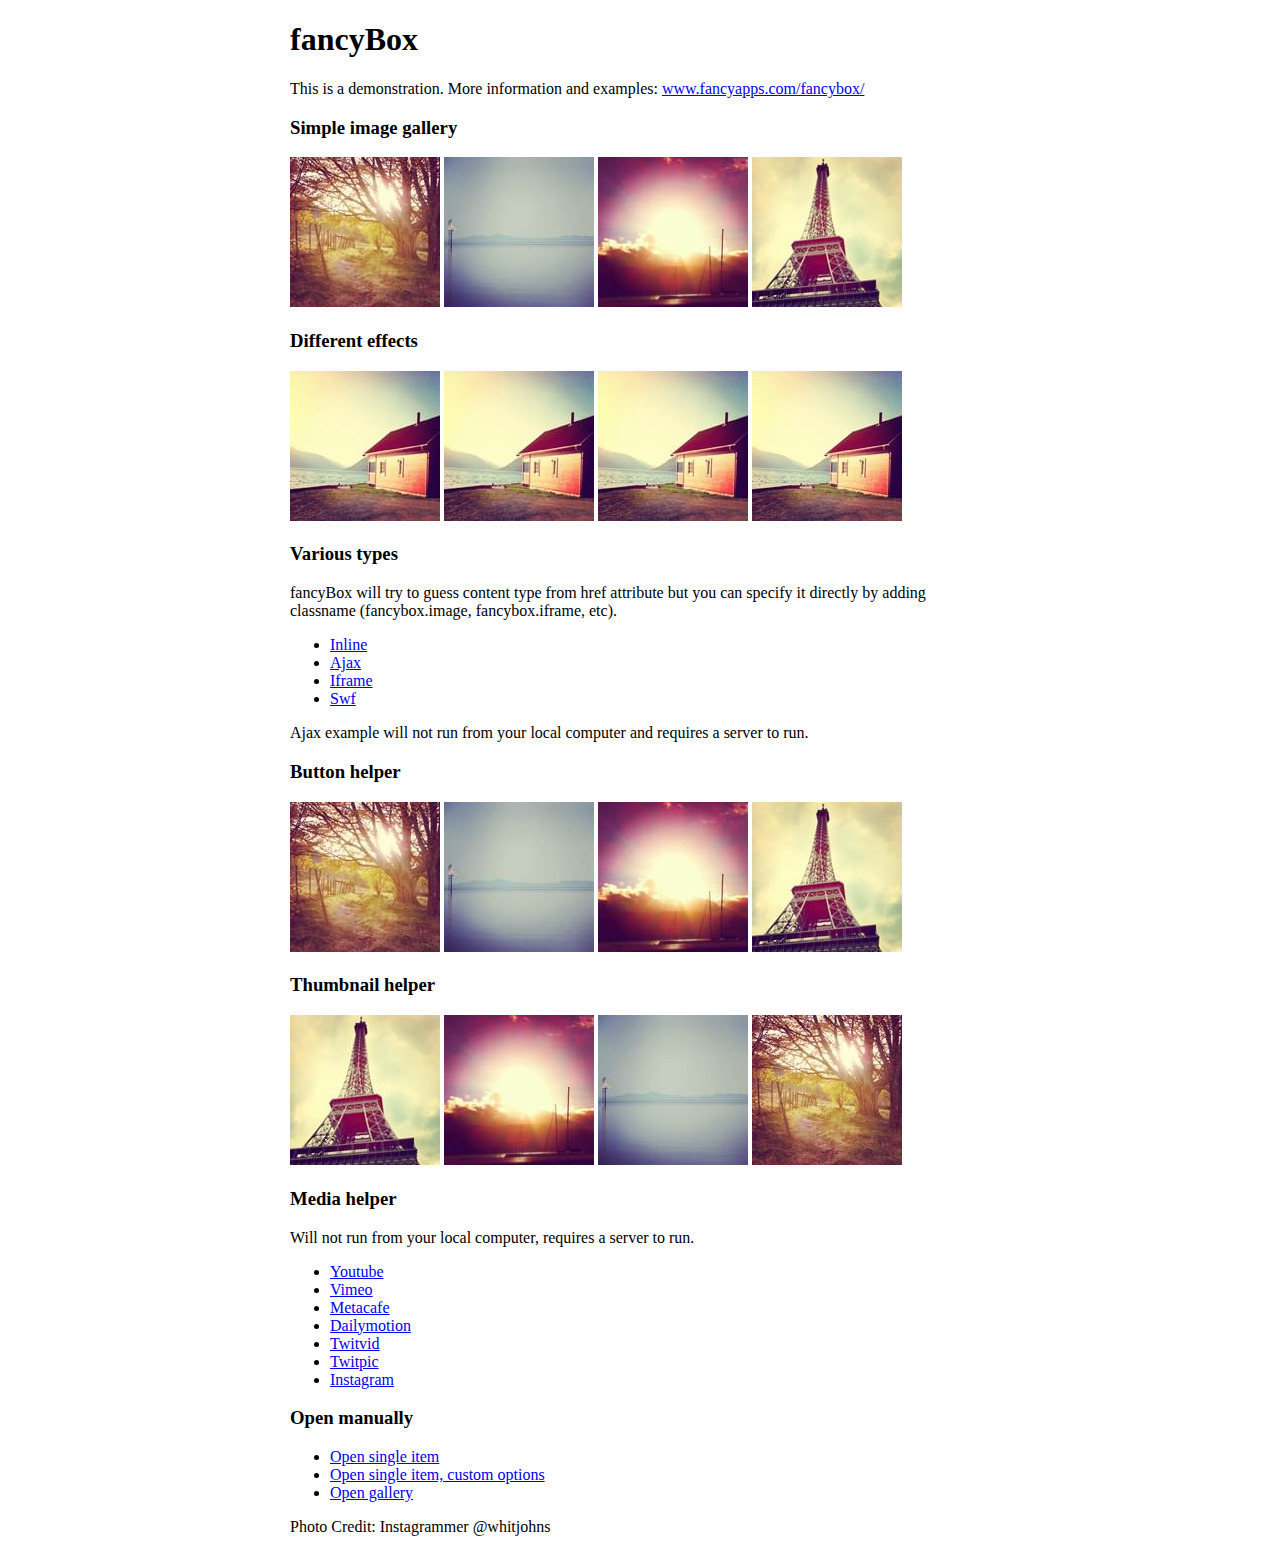
<file: assets/Projects/Project 2/fancybox-2.1.7/demo/index.html>
<!DOCTYPE html>
<html>
<head>
	<title>fancyBox - Fancy jQuery Lightbox Alternative | Demonstration</title>
	<meta http-equiv="Content-Type" content="text/html; charset=UTF-8" />

	<!-- Add jQuery library -->
	<script type="text/javascript" src="../lib/jquery-1.10.2.min.js"></script>

	<!-- Add mousewheel plugin (this is optional) -->
	<script type="text/javascript" src="../lib/jquery.mousewheel.pack.js?v=3.1.3"></script>

	<!-- Add fancyBox main JS and CSS files -->
	<script type="text/javascript" src="../source/jquery.fancybox.pack.js?v=2.1.5"></script>
	<link rel="stylesheet" type="text/css" href="../source/jquery.fancybox.css?v=2.1.5" media="screen" />

	<!-- Add Button helper (this is optional) -->
	<link rel="stylesheet" type="text/css" href="../source/helpers/jquery.fancybox-buttons.css?v=1.0.5" />
	<script type="text/javascript" src="../source/helpers/jquery.fancybox-buttons.js?v=1.0.5"></script>

	<!-- Add Thumbnail helper (this is optional) -->
	<link rel="stylesheet" type="text/css" href="../source/helpers/jquery.fancybox-thumbs.css?v=1.0.7" />
	<script type="text/javascript" src="../source/helpers/jquery.fancybox-thumbs.js?v=1.0.7"></script>

	<!-- Add Media helper (this is optional) -->
	<script type="text/javascript" src="../source/helpers/jquery.fancybox-media.js?v=1.0.6"></script>

	<script type="text/javascript">
		$(document).ready(function() {
			/*
			 *  Simple image gallery. Uses default settings
			 */

			$('.fancybox').fancybox();

			/*
			 *  Different effects
			 */

			// Change title type, overlay closing speed
			$(".fancybox-effects-a").fancybox({
				helpers: {
					title : {
						type : 'outside'
					},
					overlay : {
						speedOut : 0
					}
				}
			});

			// Disable opening and closing animations, change title type
			$(".fancybox-effects-b").fancybox({
				openEffect  : 'none',
				closeEffect	: 'none',

				helpers : {
					title : {
						type : 'over'
					}
				}
			});

			// Set custom style, close if clicked, change title type and overlay color
			$(".fancybox-effects-c").fancybox({
				wrapCSS    : 'fancybox-custom',
				closeClick : true,

				openEffect : 'none',

				helpers : {
					title : {
						type : 'inside'
					},
					overlay : {
						css : {
							'background' : 'rgba(238,238,238,0.85)'
						}
					}
				}
			});

			// Remove padding, set opening and closing animations, close if clicked and disable overlay
			$(".fancybox-effects-d").fancybox({
				padding: 0,

				openEffect : 'elastic',
				openSpeed  : 150,

				closeEffect : 'elastic',
				closeSpeed  : 150,

				closeClick : true,

				helpers : {
					overlay : null
				}
			});

			/*
			 *  Button helper. Disable animations, hide close button, change title type and content
			 */

			$('.fancybox-buttons').fancybox({
				openEffect  : 'none',
				closeEffect : 'none',

				prevEffect : 'none',
				nextEffect : 'none',

				closeBtn  : false,

				helpers : {
					title : {
						type : 'inside'
					},
					buttons	: {}
				},

				afterLoad : function() {
					this.title = 'Image ' + (this.index + 1) + ' of ' + this.group.length + (this.title ? ' - ' + this.title : '');
				}
			});


			/*
			 *  Thumbnail helper. Disable animations, hide close button, arrows and slide to next gallery item if clicked
			 */

			$('.fancybox-thumbs').fancybox({
				prevEffect : 'none',
				nextEffect : 'none',

				closeBtn  : false,
				arrows    : false,
				nextClick : true,

				helpers : {
					thumbs : {
						width  : 50,
						height : 50
					}
				}
			});

			/*
			 *  Media helper. Group items, disable animations, hide arrows, enable media and button helpers.
			*/
			$('.fancybox-media')
				.attr('rel', 'media-gallery')
				.fancybox({
					openEffect : 'none',
					closeEffect : 'none',
					prevEffect : 'none',
					nextEffect : 'none',

					arrows : false,
					helpers : {
						media : {},
						buttons : {}
					}
				});

			/*
			 *  Open manually
			 */

			$("#fancybox-manual-a").click(function() {
				$.fancybox.open('1_b.jpg');
			});

			$("#fancybox-manual-b").click(function() {
				$.fancybox.open({
					href : 'iframe.html',
					type : 'iframe',
					padding : 5
				});
			});

			$("#fancybox-manual-c").click(function() {
				$.fancybox.open([
					{
						href : '1_b.jpg',
						title : 'My title'
					}, {
						href : '2_b.jpg',
						title : '2nd title'
					}, {
						href : '3_b.jpg'
					}
				], {
					helpers : {
						thumbs : {
							width: 75,
							height: 50
						}
					}
				});
			});


		});
	</script>
	<style type="text/css">
		.fancybox-custom .fancybox-skin {
			box-shadow: 0 0 50px #222;
		}

		body {
			max-width: 700px;
			margin: 0 auto;
		}
	</style>
</head>
<body>
	<h1>fancyBox</h1>

	<p>This is a demonstration. More information and examples: <a href="http://fancyapps.com/fancybox/">www.fancyapps.com/fancybox/</a></p>

	<h3>Simple image gallery</h3>
	<p>
		<a class="fancybox" href="1_b.jpg" data-fancybox-group="gallery" title="Lorem ipsum dolor sit amet"><img src="1_s.jpg" alt="" /></a>

		<a class="fancybox" href="2_b.jpg" data-fancybox-group="gallery" title="Etiam quis mi eu elit temp"><img src="2_s.jpg" alt="" /></a>

		<a class="fancybox" href="3_b.jpg" data-fancybox-group="gallery" title="Cras neque mi, semper leon"><img src="3_s.jpg" alt="" /></a>

		<a class="fancybox" href="4_b.jpg" data-fancybox-group="gallery" title="Sed vel sapien vel sem uno"><img src="4_s.jpg" alt="" /></a>
	</p>

	<h3>Different effects</h3>
	<p>
		<a class="fancybox-effects-a" href="5_b.jpg" title="Lorem ipsum dolor sit amet, consectetur adipiscing elit"><img src="5_s.jpg" alt="" /></a>

		<a class="fancybox-effects-b" href="5_b.jpg" title="Lorem ipsum dolor sit amet, consectetur adipiscing elit"><img src="5_s.jpg" alt="" /></a>

		<a class="fancybox-effects-c" href="5_b.jpg" title="Lorem ipsum dolor sit amet, consectetur adipiscing elit"><img src="5_s.jpg" alt="" /></a>

		<a class="fancybox-effects-d" href="5_b.jpg" title="Lorem ipsum dolor sit amet, consectetur adipiscing elit"><img src="5_s.jpg" alt="" /></a>
	</p>

	<h3>Various types</h3>
	<p>
		fancyBox will try to guess content type from href attribute but you can specify it directly by adding classname (fancybox.image, fancybox.iframe, etc).
	</p>
	<ul>
		<li><a class="fancybox" href="#inline1" title="Lorem ipsum dolor sit amet">Inline</a></li>
		<li><a class="fancybox fancybox.ajax" href="ajax.txt">Ajax</a></li>
		<li><a class="fancybox fancybox.iframe" href="iframe.html">Iframe</a></li>
		<li><a class="fancybox" href="http://www.adobe.com/jp/events/cs3_web_edition_tour/swfs/perform.swf">Swf</a></li>
	</ul>

	<div id="inline1" style="width:400px;display: none;">
		<h3>Etiam quis mi eu elit</h3>
		<p>
			Lorem ipsum dolor sit amet, consectetur adipiscing elit. Etiam quis mi eu elit tempor facilisis id et neque. Nulla sit amet sem sapien. Vestibulum imperdiet porta ante ac ornare. Nulla et lorem eu nibh adipiscing ultricies nec at lacus. Cras laoreet ultricies sem, at blandit mi eleifend aliquam. Nunc enim ipsum, vehicula non pretium varius, cursus ac tortor. Vivamus fringilla congue laoreet. Quisque ultrices sodales orci, quis rhoncus justo auctor in. Phasellus dui eros, bibendum eu feugiat ornare, faucibus eu mi. Nunc aliquet tempus sem, id aliquam diam varius ac. Maecenas nisl nunc, molestie vitae eleifend vel, iaculis sed magna. Aenean tempus lacus vitae orci posuere porttitor eget non felis. Donec lectus elit, aliquam nec eleifend sit amet, vestibulum sed nunc.
		</p>
	</div>

	<p>
		Ajax example will not run from your local computer and requires a server to run.
	</p>

	<h3>Button helper</h3>
	<p>
		<a class="fancybox-buttons" data-fancybox-group="button" href="1_b.jpg"><img src="1_s.jpg" alt="" /></a>

		<a class="fancybox-buttons" data-fancybox-group="button" href="2_b.jpg"><img src="2_s.jpg" alt="" /></a>

		<a class="fancybox-buttons" data-fancybox-group="button" href="3_b.jpg"><img src="3_s.jpg" alt="" /></a>

		<a class="fancybox-buttons" data-fancybox-group="button" href="4_b.jpg"><img src="4_s.jpg" alt="" /></a>
	</p>

	<h3>Thumbnail helper</h3>
	<p>
		<a class="fancybox-thumbs" data-fancybox-group="thumb" href="4_b.jpg"><img src="4_s.jpg" alt="" /></a>

		<a class="fancybox-thumbs" data-fancybox-group="thumb" href="3_b.jpg"><img src="3_s.jpg" alt="" /></a>

		<a class="fancybox-thumbs" data-fancybox-group="thumb" href="2_b.jpg"><img src="2_s.jpg" alt="" /></a>

		<a class="fancybox-thumbs" data-fancybox-group="thumb" href="1_b.jpg"><img src="1_s.jpg" alt="" /></a>
	</p>

	<h3>Media helper</h3>
	<p>
		Will not run from your local computer, requires a server to run.
	</p>

	<ul>
		<li><a class="fancybox-media" href="http://www.youtube.com/watch?v=opj24KnzrWo">Youtube</a></li>
		<li><a class="fancybox-media" href="http://vimeo.com/47480346">Vimeo</a></li>
		<li><a class="fancybox-media" href="http://www.metacafe.com/watch/7635964/">Metacafe</a></li>
		<li><a class="fancybox-media" href="http://www.dailymotion.com/video/xoeylt_electric-guest-this-head-i-hold_music">Dailymotion</a></li>
		<li><a class="fancybox-media" href="http://twitvid.com/QY7MD">Twitvid</a></li>
		<li><a class="fancybox-media" href="http://twitpic.com/7p93st">Twitpic</a></li>
		<li><a class="fancybox-media" href="http://instagr.am/p/IejkuUGxQn">Instagram</a></li>
	</ul>

	<h3>Open manually</h3>
	<ul>
		<li><a id="fancybox-manual-a" href="javascript:;">Open single item</a></li>
		<li><a id="fancybox-manual-b" href="javascript:;">Open single item, custom options</a></li>
		<li><a id="fancybox-manual-c" href="javascript:;">Open gallery</a></li>
	</ul>

	<p>
		Photo Credit: Instagrammer @whitjohns
	</p>
</body>
</html>
</file>
<file: assets/Projects/Project 1/Belton.css>
*{
    padding: 0; margin: 0;
}

:root{
    --font_size_top_banner: 18px;
    --font_small_slogan: "Amiri";
    --font_size_small_slogan: 20px;
    --font_size_categories: 17px;
    --font_size_big_slogan:48px;
    --font_big_slogan: "Oswald";
    --font_size_link: 16px;
    --font_weight_slogan: 400;
    --font_size_big_text: 22px;
    --color_top_banner: white;
    --color_icon_top_banner: rgb(151, 150, 150);
    --color_text: #666666;
    --color_big_text: #2b2b2b;
}
/* top banner */
.top_banner{
    position: relative;
    width: 100%; height: 600px;
    background-image: url(Belton.jpg);
    background-attachment: fixed;
    background-position: center;
    background-repeat: no-repeat;
    background-size: cover;
    font-size: var(--font_size_top_banner);
}

.top_banner:after{
    content: '';
    position: absolute;
    width: 100%; height: 100%;
    top: 0; left: 0; right: 0; bottom: 0;
    background-image: linear-gradient(to right,#000009 0%, #01010100 50%, #000000cf 100%);
    z-index: 0;
}

.top_banner .header{
    position: relative;
    width: 100%; height: 100px;
    top: 0; left: 0;
    z-index: 1;
}

.top_banner .header .menu_bar{
    position: absolute;
    left: 50px; top: 50%;
    transform: translateY(-50%);
    color: var(--color_top_banner);
}

.top_banner .header .logo{
    position: absolute;
    left: 50%; top: 50%;
    transform: translate(-50%, -50%);
    width: 85px; height: 30px;
}

.top_banner .header .logo a.main_web{
    text-decoration: none;
}

.top_banner .header .logo a.main_web img.logo_name{
    width: 100%;
}

.top_banner .header .icon{
    position: absolute;
    right: 50px; top: 50%;
    transform: translateY(-50%);
}
.top_banner .header .icon a.icon_link{
    text-decoration: none;
    color: var(--color_icon_top_banner);
}

.top_banner .header .icon a.icon_link i{
    padding-left: 10px;
}

.top_banner .header .icon a.icon_link i:hover{
    color: var(--color_top_banner);
}

.top_banner .slogan{
    position: absolute;
    top: 40%; left: 0px;
    width: 100%;
    color: var(--color_top_banner);
    font-family: var(--font_small_slogan);
    font-size: var(--font_size_small_slogan);
    opacity: 0;
    z-index: 1;
}

.top_banner .slogan .content{
    margin: auto;
    width: 1000px;
}

.top_banner .slogan .content > h1{
    width: 600px;
    padding-top: 15px;
    line-height: 1.25;
    font-family: var(--font_big_slogan);
    font-size: var(--font_size_big_slogan);
    font-weight: var(--font_weight_slogan);
}

.top_banner .slogan.slogan_effect{
    animation: go_up_effect 1s ease-in-out;
    opacity: 1;
}

@keyframes go_up_effect{
    from {transform: translateY(80px); opacity: 0;}
    to {transform: translateY(0); opacity: 1;}
}
/* end top banner */
/* intro */
.introduction{
    display: flex;
    width: 1000px; padding: 100px 0;
    margin: auto;
}

.introduction .column_left{
    width: 192px; margin-right: 100px;
    font-family: var(--font_small_slogan);
    font-size: var(--font_size_small_slogan);
    color: var(--color_text);
}

.introduction .column_left > p{
    margin-bottom: 20px;
}

.introduction .column_left > h4{
    font-family: var(--font_big_slogan);
    font-size: var(--font_size_big_text);
    font-weight: var(--font_weight_slogan);
    margin-bottom: 10px;
    color: var(--color_big_text);
}

.introduction .column_right{
    width: 650px;
    font-family: var(--font_small_slogan);
    font-size: var(--font_size_small_slogan);
    color: var(--color_text);
}

.introduction .column_right > p{
    margin-bottom: 20px;
    line-height: 1.6;
}

.introduction .column_right > a{
    text-decoration: none;
    font-size: var(--font_size_link);
    color: var(--color_icon_top_banner);
    padding-left: 10px;
}

.introduction .column_right > a:hover{
    color: var(--color_big_text);
}

.introduction .column_right > a:before{
    content: "\f178";
    font: normal normal normal 14px/1 FontAwesome;
    position: relative;
    padding-right: 10px;
    left: -10px;
    transition: 0.4s;
}

.introduction .column_right > a:hover:before{
    left: 0px;
}
/* end intro */
/* Categories */
.categories{
    width: 100%; height: 1052.11px;
    background-color: black;
}
.categories .tags{
    font-family: var(--font_small_slogan);
    font-size: var(--font_size_categories);
    padding-top: 100px;
}
.categories .tags > ul{
    display: flex;
    list-style: none;
    align-items: center;
    justify-content: center;
}
.categories .tags > ul > li{
    padding-right: 30px;
}
.categories .tags > ul > li{
    cursor: pointer;
    color: var(--color_text);
    transition: 0.4s;
}

.categories .tags > ul > li:hover{
    color: var(--color_top_banner);
}

.categories .img{
    width: 728px; height: 780.11px;
    display: flex;
    flex-wrap: wrap;
    margin: auto;
    margin-top: 50px;
    justify-content: space-between;
}
.categories .img a.image{
    position: relative;
    width: 345px; height: 230.06px;
    text-decoration: none;
    font-family: var(--font_small_slogan);
    color: var(--color_top_banner);
    font-size: 20.4px;
}

.categories .img a.image img{
    width: 345px; height: 230.06px;
}

.categories .img a.image:before{
    content: '';
    position: absolute;
    width: 100%; height: 100%;
    top: 0; left: 0; right: 0; bottom: 0;
    background-color: black;
    opacity: 0;
    transition: 0.6s;
}

.categories .img a.image:hover:before{
    opacity: 0.3;
}

.categories .img a.image .description_img{
    position: absolute;
    width: 100%;
    top: 0; left: 0;
    font-family: var(--font_small_slogan);
    font-size: var(--font_size_categories);
    color: var(--color_top_banner);
}

.categories .img a.image .description_img p{
    position: absolute;
    top: 20px; right: 25px;
    overflow: hidden;
    color: transparent;
    transition: 0.6s;
}

.categories .img a.image:hover p{
    color: var(--color_top_banner);
}

.categories .img a.image .description_img p:before{
    content: "";
    position: absolute;
    top: 0; bottom: 0; left: 100%;
    width: 100%;
    background: white;
    transition: 0.6s;
}

.categories .img a.image:hover p:before{
    left: -100%;
}

.categories .img a.image .description_img h3{
    position: absolute;
    top: 50px; right: 25px;
    white-space: nowrap;
    overflow: hidden;
    text-overflow: ellipsis;
    color: transparent;
    max-width: calc(100% - 80px);
    font-family: var(--font_big_slogan);
    font-size: var(--font_size_big_text);
    font-weight: var(--font_weight_slogan);
    transition: 0.6s;
}

.categories .img a.image:hover h3{
    color: var(--color_top_banner);
}

.categories .img a.image .description_img h3:before{
    content: "";
    position: absolute; left: -100%;
    top: 0; bottom: 0; 
    width: 100%;
    background: white;
    transition: 0.6s;
}

.categories .img a.image:hover h3:before{
    left: 100%;
}

/* End Categories */
/* bottom banner */
.bottom_banner {
    position: relative;
    width: 100%; height: 500px;
}

.bottom_banner .other_logos{
    display: flex;
    width: 100%;
    align-items: center;
    justify-content: center;
}

.bottom_banner .other_logos .img_logos{
    width: 130px;
    padding-top: 100px;
    padding-left: 20px;
    padding-right: 20px;
}
.bottom_banner .other_logos .img_logos > img{
    width: 100%;
    opacity: 0.5;
    transition: 0.4s;
}

.bottom_banner .other_logos .img_logos > img:hover{
    opacity: 1;
}

.bottom_banner .line{
    position: absolute;
    left: 50%; top: 50%;
    transform: translate(-50%, -50%);
    background-color: black;
    border: black 0.15px solid;
    opacity: 0.3;
    height: 0.15px;
    width: 1000px;
}

.bottom_banner .contact{
    position: absolute;
    bottom: -100px; left: 0;
    width: 100%; height: 300px;
    font-family: var(--font_small_slogan);
    font-size: var(--font_size_small_slogan);
    color: var(--color_text) ;
}

.bottom_banner .contact .contact_content{
    display: flex;
    width: 1000px; margin: auto;
    justify-content: space-between;
}

.bottom_banner .contact .contact_content .first_column>h2{
    font-family: var(--font_big_slogan);
    font-size: 36px;
    font-weight: var(--font_weight_slogan);
    color: var(--color_big_text);
}

.bottom_banner .contact .contact_content .second_column{
    width: 385px;
}

.bottom_banner .contact .contact_content .third_column{
    margin-left: 250px;
}

.bottom_banner .contact .contact_content .third_column > a{
    text-decoration: none;
    color: var(--color_icon_top_banner);
}

.bottom_banner .contact .contact_content .third_column > a:hover{
    color: var(--color_text);
}

.bottom_banner .contact .contact_content .third_column > a:before{
    content: "\f178";
    font: normal normal normal 14px/1 FontAwesome;
    position: relative;
    padding-right: 10px;
    left: -10px;
    transition: 0.4s;
}

.bottom_banner .contact .contact_content .third_column > a:hover:before{
    left: 0px;
}
/* end bottom banner */
/* Creadit */
.end{
    position: relative;
    background-color: rgb(37, 37, 37);
    width: 100%;
    height: 150px;
    font-family: var(--font_small_slogan);
    font-size: var(--font_size_categories);
    color: var(--color_top_banner);
}

.end span{
    position: absolute;
    top: 50px; left: 70px;
}
/* End Creadit */
</file>
<file: assets/Projects/Project 11/Basic1_rotate_zoom_move.css>
*{padding: 0; margin: 0;}

.header{
    margin: 0 auto;
    padding: 32px;
    text-align: center;
}

.header h1{
    color: #4b5f5a;
    line-height: 1.25;
    font-family: 'Lato', sans-serif;
    margin: 0;
    font-weight: 300;
    font-size: 40px;
}

.header h1 span{
    display: block;
    padding: 0 0 9.6px 1.6px;
    font-size: 26.6px;
    opacity: 0.7;
}

.container{
    padding: 48px 32px;
    text-align: center;
}

.gray{
    background: rgba(0,0,0,0.08);
}

.container h2{
    color: #4b5f5a;
    line-height: 1.25;
    font-family: 'Lato', Arial, sans-serif;
}
.container button.toggle{
    background: rgba(0,0,0,0);
    color: #8d9a97;
    text-transform: uppercase;
    letter-spacing: 1px;
    padding: 8px 15px;
    margin: 20px;
    font-family: sans-serif;
    font-weight: bold;
    font-size: 13.6px;
    cursor: pointer;
    border: 2px solid #8d9a97;
}

.container button.toggle:hover{
    border: 2px solid #4b5f5a;
    color: #4b5f5a;
}

.container button.toggle:focus{
    outline: none;
}
.container .img_container{
    margin: 20px auto;
    width: 400px;
    padding: 0;
    position: relative;
    max-width: 100%;
}

.container .img_container img{
    max-width: 100%;
    position: absolute;
    top: 0;
    left: 0;
    transition: all 0.3s;
}

.container .img_container img:last-child{
    position: relative;
}

/* Effect */

/* Simple spread */
.simple_spread img:first-child{transform: translate(15px,-15px);;}
.simple_spread img:last-child{transform: translate(-15px,15px);}

/* Fan out */
.fan_out img:first-child{transform: rotate(-10deg) translateX(-25%) scale(0.8);}
.fan_out img:nth-child(2){transform: rotate(10deg) translateX(25%) scale(0.8);}
.fan_out img:last-child{transform: scale(0.9);}

/* Random rotation */
.Random_rotation img:first-child{transform: rotate(-10deg);}
.Random_rotation img:nth-child(2){transform: rotate(10deg);}
.Random_rotation img:last-child{transform: translate(15px,15px);}

/* Side Slide */
.Side_Slide img:first-child{
    transform: translateX(-20%) scale(0.8);
    opacity: 1;
}

img.initial_Side_Slide_effect_1{
    transform: translateX(-50%) scale(0.6);
    opacity: 0;
}

.Side_Slide img:nth-child(2){
    transform: translateX(20%) scale(0.8);
    opacity: 1;
}

img.initial_Side_Slide_effect_2{
    transform: translateX(50%) scale(0.6);
    opacity: 0;
}
.Side_Slide img:last-child{transform: scale(0.9);}

/* Side Grid */
img.initial_Side_Grid_effect_1{transform-origin: 100% 0;}
img.initial_Side_Grid_effect_2{transform-origin: 0 100%;}
img.initial_Side_Grid_effect_3{transform-origin: 100% 100%;}
img.initial_Side_Grid_effect_4{transform-origin: 0 0;}

.Side_Grid img:first-child{transform: scale(0.48);}
.Side_Grid img:nth-child(2){transform: scale(0.48);}
.Side_Grid img:nth-child(3){transform: scale(0.48);}
.Side_Grid img:last-child{transform: scale(0.48);}

/* Peek-a-boo */
img.initial_Peek_a_boo_effec_1{transform: scale(0.5);}
img.initial_Peek_a_boo_effec_2{transform: scale(0.5);}
img.initial_Peek_a_boo_effec_3{transform: scale(0.5);}
img.initial_Peek_a_boo_effec_4{transform-origin: 50% 100%;}

.Peek_a_boo img:first-child{transform: scale(0.5) translate(50%,-50%) rotate(15deg)}
.Peek_a_boo img:nth-child(2){transform: scale(0.5) translate(0,-50%)}
.Peek_a_boo img:nth-child(3){transform: scale(0.5) translate(-50%,-50%) rotate(-15deg)}
.Peek_a_boo img:last-child{transform: scale(0.9);}

/* Preview Grid */
.container img.initial_Preview_Grid_effec_1{
    top: auto; left: auto; bottom: 0;
    width: 24.5%;
    transform: scale(0);
    right: 12.5%;
}

.container img.initial_Preview_Grid_effec_2{
    top: auto; left: auto; bottom: 0;
    width: 24.5%;
    transform: scale(0);
    left: 37.75%;
}

.container img.initial_Preview_Grid_effec_3{
    top: auto; left: auto; bottom: 0;
    width: 24.5%;
    transform: scale(0);
    left: 12.5%;
}

img.initial_Preview_Grid_effec_4{
    transform-origin: 50% 0;
}

.Preview_Grid img:first-child{transform: scale(1);}
.Preview_Grid img:nth-child(2){transform: scale(1);}
.Preview_Grid img:nth-child(3){transform: scale(1);}
.Preview_Grid img:last-child{transform: scale(0.75);}

/* Corner Grid */
img.initial_Corner_Grid_effec_1{transform-origin: 100% 0;}
img.initial_Corner_Grid_effec_2{transform-origin: 0 100%;}
img.initial_Corner_Grid_effec_3{transform-origin: 0 0;}
img.initial_Corner_Grid_effec_4{transform-origin: 100% 100%;}

.Corner_Grid img:first-child{transform: scale(0.5);}
.Corner_Grid img:nth-child(2){transform: scale(0.5);}
.Corner_Grid img:nth-child(3){transform: scale(0.5);}
.Corner_Grid img:last-child{transform: scale(0.5);}

/* Bouncy Grid */
.Bouncy_Grid img:first-child{transform: scale(0.48); transform-origin: 100% 0;}
.Bouncy_Grid img:nth-child(2){transform: scale(0.48); transform-origin: 0 100%;}
.Bouncy_Grid img:nth-child(3){transform: scale(0.48); transform-origin: 0 0;}
.Bouncy_Grid img:last-child{transform: scale(0.48); transform-origin: 100% 100%;}

/* Coverflow */
.Coverflow_initial_effect {perspective: 1600px;}

img.initial_Coverflow_effec_1{transform: translateZ(0) translateX(0) rotateY(0);}
img.initial_Coverflow_effec_2{transform: translateZ(0) translateX(0) rotateY(0);}
img.initial_Coverflow_effec_3{transform: translateZ(0) translateX(0) rotateY(0);}
img.initial_Coverflow_effec_4{transform: translateZ(0) translateX(0) rotateY(0);}

.Coverflow img:first-child{transform: translateZ(-300px) translateX(20%) rotateY(-45deg);}
.Coverflow img:nth-child(2){transform: translateZ(-300px) translateX(10%) rotateY(-45deg);}
.Coverflow img:nth-child(3){transform: translateZ(-300px) translateX(0%) rotateY(-45deg);}
.Coverflow img:last-child{transform: translateZ(-300px) translateX(-10%) rotateY(-45deg);}

/* Leaflet */
.Leaflet_initial_effect {perspective: 1600px;}

img.initial_Leaflet_effec_1{transform-origin: 50% 0;}
img.initial_Leaflet_effec_2{transform-origin: 50% 0;}
img.initial_Leaflet_effec_3{transform-origin: 50% 0;}
img.initial_Leaflet_effec_4{transform-origin: 50% 0;}

.Leaflet img:first-child{transform: rotateX(20deg);}
.Leaflet img:nth-child(2){transform: rotateX(30deg); transition-delay: 0.1s;}
.Leaflet img:nth-child(3){transform: rotateX(40deg); transition-delay: 0.05s;}
.Leaflet img:last-child{transform: rotateX(50deg);}

/* Vertical spread */
.Vertical_spread img:nth-child(2){transform: translateY(10%); transition-delay: 0.1s;}
.Vertical_spread img:nth-child(3){transform: translateY(20%); transition-delay: 0.05s;}
.Vertical_spread img:last-child{transform: translateY(30%);}

/* Elastic spread */
.Elastic_spread img:nth-child(2){transform: translateY(20px); transition-timing-function: cubic-bezier(0.175, 0.885, 0.470, 1.515);}
.Elastic_spread img:nth-child(3){transform: translateY(50px); transition-timing-function: cubic-bezier(0.175, 0.885, 0.470, 1.515);}
.Elastic_spread img:last-child{transform: translateY(90px); transition-timing-function: cubic-bezier(0.175, 0.885, 0.470, 1.515);}

/* Fan */
img.initial_Fan_effec_1{transform-origin: 0 0;}
img.initial_Fan_effec_2{transform-origin: 0 0;}
img.initial_Fan_effec_3{transform-origin: 0 0;}
img.initial_Fan_effec_4{transform-origin: 0 0;}

.Fan img:nth-child(2){transform: rotate(5deg); transition-delay: 0.1s;}
.Fan img:nth-child(3){transform: rotate(10deg); transition-delay: 0.05s;}
.Fan img:last-child{transform: rotate(15deg)}

/* Queue */
img.initial_Queue_effec_1{transform-origin: 50% -50%;}
img.initial_Queue_effec_2{transform-origin: 50% -50%;}
img.initial_Queue_effec_3{transform-origin: 50% -50%;}
img.initial_Queue_effec_4{transform-origin: 50% -50%;}

.Queue img:first-child{transform: scale(0.75);}
.Queue img:nth-child(2){transform: scale(0.8);}
.Queue img:nth-child(3){transform: scale(0.85);}
.Queue img:last-child{transform: scale(0.9);}

/* Layers */
.Layers_initial_effect {perspective: 1600px;}
.Layers img:first-child{animation: spin_forward 1s forwards, scale_1 1s forwards 1s;}
.Layers img:nth-child(2){animation: spin_forward 1s forwards, scale_2 1s forwards 1s;}
.Layers img:nth-child(3){animation: spin_forward 1s forwards, scale_3 1s forwards 1s;}
.Layers img:last-child{animation: spin_forward 1s forwards, scale_4 1s forwards 1s;}
@keyframes spin_forward{
    0% {transform: translateZ(0) translateY(0) rotateZ(0) rotateY(0) rotateX(0);}
    100% {transform: translateZ(0) translateY(0) rotateZ(-32deg) rotateY(66deg) rotateX(45deg);}
}
@keyframes scale_1{
    0% {transform: translateZ(0) translateY(0) rotateZ(-32deg) rotateY(66deg) rotateX(45deg);}
    100% {transform: translateZ(-300px) translateY(20%) rotateZ(-32deg) rotateY(66deg) rotateX(45deg);}
}
@keyframes scale_2{
    0% {transform: translateZ(0) translateY(0) rotateZ(-32deg) rotateY(66deg) rotateX(45deg);}
    100% {transform: translateZ(-300px) translateY(0%) rotateZ(-32deg) rotateY(66deg) rotateX(45deg);}
}
@keyframes scale_3{
    0% {transform: translateZ(0) translateY(0) rotateZ(-32deg) rotateY(66deg) rotateX(45deg);}
    100% {transform: translateZ(-300px) translateY(-20%) rotateZ(-32deg) rotateY(66deg) rotateX(45deg);}
}
@keyframes scale_4{
    0% {transform: translateZ(0) translateY(0) rotateZ(-32deg) rotateY(66deg) rotateX(45deg);}
    100% {transform: translateZ(-300px) translateY(-40%) rotateZ(-32deg) rotateY(66deg) rotateX(45deg);}
}
.return_normal img:first-child{animation:  scale_5 1s forwards,spin_backward 1s forwards 1s;}
.return_normal img:nth-child(2){animation: scale_6 1s forwards,spin_backward 1s forwards 1s;}
.return_normal img:nth-child(3){animation: scale_7 1s forwards,spin_backward 1s forwards 1s;}
.return_normal img:last-child{animation: scale_8 1s forwards,spin_backward 1s forwards 1s;}
@keyframes spin_backward{
    100% {transform: translateZ(0) translateY(0) rotateZ(0) rotateY(0) rotateX(0);}
    0% {transform: translateZ(0) translateY(0) rotateZ(-32deg) rotateY(66deg) rotateX(45deg);}
}
@keyframes scale_5{
    100% {transform: translateZ(0) translateY(0) rotateZ(-32deg) rotateY(66deg) rotateX(45deg);}
    0% {transform: translateZ(-300px) translateY(20%) rotateZ(-32deg) rotateY(66deg) rotateX(45deg);}
}
@keyframes scale_6{
    100% {transform: translateZ(0) translateY(0) rotateZ(-32deg) rotateY(66deg) rotateX(45deg);}
    0% {transform: translateZ(-300px) translateY(0%) rotateZ(-32deg) rotateY(66deg) rotateX(45deg);}
}
@keyframes scale_7{
    100% {transform: translateZ(0) translateY(0) rotateZ(-32deg) rotateY(66deg) rotateX(45deg);}
    0% {transform: translateZ(-300px) translateY(-20%) rotateZ(-32deg) rotateY(66deg) rotateX(45deg);}
}
@keyframes scale_8{
    100% {transform: translateZ(0) translateY(0) rotateZ(-32deg) rotateY(66deg) rotateX(45deg);}
    0% {transform: translateZ(-300px) translateY(-40%) rotateZ(-32deg) rotateY(66deg) rotateX(45deg);}
}
</file>
<file: assets/Projects/Project 2/Project_2.css>
*{
    padding: 0; margin: 0;
    box-sizing: border-box;
}
html, body{
    height: 100%; width: 100%;
    font-family: 'Open Sans',Helvetica,Arial,sans-serif;
    font-size: 14px;
    font-weight: 400;
    line-height: 1.7;
    color: #777;
    background-color: #fff;
}
/* nav menu */
.nav_menu{
    position: fixed;
    top: 50%; right: 28px;
    color: #333;
    font-family: "Open Sans",Helvetica,Arial,sans-serif;
    font-size: 12px;
    font-weight: 400;
    line-height: 1.7;
    transform: translate(0,-50%);
    z-index: 2900;
    text-transform: uppercase;
}
.nav_menu .bullet_nav{
    position: relative;
    padding: .5em;
    opacity: 1;
    cursor: pointer;
}
.nav_menu .bullet_nav a{
    display: block;
    width: 12px; height: 12px;
    border: 2px solid black;
    border-radius: 50%;
}
.nav_menu>.bullet_nav>a.active_section{background-color: black;}
.nav_menu .bullet_nav .bullet_title{
    position: absolute;
    right: 26px; top: 1px; left: auto;
    padding: 1px 10px;
    color: rgba(255,255,255,.8);
    white-space: nowrap;
    background: rgba(0,0,0,.7);
    border-radius: 2px;
    opacity: 0;
    transform: scale(.6);
    transition: all 0.2s ease-out;
}
.nav_menu .bullet_nav:hover .bullet_title{
    opacity: 1;
    transform: scale(1);
}
/* menu */
.menu{
    position: fixed;
    top: 0; left: 0;
    width: 100%; height: 75px;
    padding: 0 120px;
    line-height: 75px;
    background-color: #fff;
    box-shadow: 0 5px 10px 0 rgba(50,50,50,.06);
    z-index: 1000;
}
.menu .site_logo{
    float: left;
    line-height: 75px;
}
.menu .site_logo a.logo_link{
    color: #03c4eb;
    text-decoration: none;
    outline: none;
}
.menu .site_logo a.logo_link img{
    width: 152px; height: auto;
    max-width: 100%;
    vertical-align: middle;
}
.menu .onepress_menu_wrapper{float: right;}
.menu .onepress_menu_wrapper ul li:nth-child(4):hover ul.sub_menu{display: block;}
.menu .onepress_menu_wrapper ul.sub_menu{
    display: none;
    position: absolute;
    top: 100%; left: 0;
    min-width: 166px;
    border: 1px solid #e9e9e9;
    border-top: none;
    list-style: none;
    z-index: 99;
}
.menu .onepress_menu_wrapper ul.sub_menu li{line-height: 26px;}
.menu .onepress_menu_wrapper ul.sub_menu li a:hover{color: #03c4eb;}
.menu .onepress_menu_wrapper ul.sub_menu li a{
    display: block;
    border-top: 1px solid #e9e9e9;
    padding: 8px 18px;
    color: #999;
    font-size: 13px;
    text-transform: none;
    background: #fff;
    letter-spacing: 0;
    font-family: "Raleway",Helvetica,Arial,sans-serif;
    font-weight: 600;
    text-decoration: none;
    outline: none;
}
.menu .onepress_menu_wrapper>ul{list-style: none;}
.menu .onepress_menu_wrapper>ul>li{
    float: left;
    position: relative;
}
.menu .onepress_menu_wrapper>ul>li>a{
    display: block;
    color: #333;
    font-family: "Raleway",Helvetica,Arial,sans-serif;
    padding-left: 17px;
    padding-right: 17px;
    font-size: 13px;
    font-weight: 600;
    text-transform: uppercase;
    text-decoration: none;
    letter-spacing: 1px;
}
.menu .onepress_menu_wrapper>ul>li>a:hover{color: #03c4eb;}
.menu .onepress_menu_wrapper>ul>li>a.active_section{color: #03c4eb;}
/* video section */
.video_section{
    position: relative;
    width: 100%; height: 100%;
    overflow: hidden;
    background: #222;
    z-index: 1;
}
.video_section video{
    position: absolute;
    left: 0; bottom: 0;
    width: 100%; height: 100%;
    object-fit: cover;
    z-index: 3;
}
.video_section .morphext_section_wrapper{
    position: relative;
    width: 100%; height: 100%;
    background: transparent;
    overflow: hidden;
    z-index: 4;
}
.video_section .morphext_section_wrapper .morphext_section_container{
    position: relative;
    width: 1140px; max-width: 100%;
    padding: 12% 0; margin: auto;
}
.video_section .morphext_section_wrapper .morphext_section_container .morphext_section_content{
    color: #fff;
    text-align: center;
    text-shadow: 0 2px 8px rgba(0,0,0,.15);
}
.video_section .morphext_section_wrapper .morphext_section_container .morphext_section_content h2{
    margin: 0 0 15px;
    font-family: "Raleway",Helvetica,Arial,sans-serif;
    font-size: 75px;
    font-weight: 800;
    letter-spacing: 4px;
    text-transform: uppercase;
    line-height: 1.3;
}
.video_section .morphext_section_wrapper .morphext_section_container .morphext_section_content p{
    font-size: 22px;
    font-style: italic;
    letter-spacing: 0.4px;
    font-weight: 100;
    margin-bottom: 30px;
}
.video_section .morphext_section_wrapper .morphext_section_container .morphext_section_content a{
    display: inline-block;
    margin: 10px 10px 20px 0;
    padding: 12px 24px;
    color: #fff;
    font-size: 17px;
    font-weight: 600;
    line-height: 1.25;
    text-align: center;
    text-transform: uppercase;
    text-decoration: none;
    vertical-align: middle;
    background: #03c4eb;
    border-radius: 2px;
    outline: none;
}
.video_section .morphext_section_wrapper .morphext_section_container .morphext_section_content a:last-child{
    border-color: rgba(255,255,255,.9);
    color: rgba(255,255,255,.9);
    background-color: transparent;
    transition-delay: 1s;
    transition: 0.5s;
}
.video_section .morphext_section_wrapper .morphext_section_container .morphext_section_content a:last-child:hover{
    background: #FFF;
    color: #333;
}
/* content */
.container{
    position: relative;
    width: 1140px; max-width: 100%;
    margin: auto; padding: 0 15px;
}
.title_area{
    position: relative;
    margin-bottom: 60px;
    text-align: center;
    z-index: 3;
}
.title_area h5{
    margin-bottom: 13px;
    color: #aaa;
    font-family: "Raleway",Helvetica,Arial,sans-serif;
    font-size: 14px;
    font-weight: 700;
    line-height: 1.1;
    letter-spacing: 2px;
    text-transform: uppercase;
}
.title_area h2{
    color: #333;
    font-family: "Raleway",Helvetica,Arial,sans-serif;
    font-size: 40px;
    font-weight: 800;
    letter-spacing: 3.5px;
    line-height: 1.2;
    text-transform: uppercase;
}
.title_area .desc{
    font-size: 20px;
    font-family: 'Open Sans',Helvetica,Arial,sans-serif;
    font-weight: 400;
    line-height: 1.7;
    color: #777;
    margin-top: 40px;
}
.title_area .desc p{margin-bottom: 15px;}
/* clients */
.main_content{
    border-top: 1px solid #e9e9e9;
    margin-top: -1px;
}
.main_content .clients{
    padding: 35px 0;
}
.main_content .clients .container .clients_wrapper{
    display: flex;
    flex-wrap: wrap;
    text-align: center;
    justify-content: center;
    align-items: center;
    margin: -15px;
}
.main_content .clients .container .clients_wrapper .clients_logo{
    width: 20%;
    padding: 15px;
}
.main_content .clients .container .clients_wrapper .clients_logo img{
    max-width: 100%; height: auto;
    vertical-align: middle;
}
/* features */
#features{
    padding: 70px 0;
    background-color: #f8f9f9;
    overflow: hidden;
}
#features .features_content .features_content_wrapper{
    display: flex;
    flex-wrap: wrap;
    margin: 0 -15px;
}
#features .features_content .features_content_wrapper .features_items{
    width: 25%; max-width: 25%;
    text-align: center;
    padding: 0 15px;
}
#features .features_content .features_content_wrapper .features_items .features_media{
    margin-bottom: 20px;
    text-align: center;
}
#features .features_content .features_content_wrapper .features_items .features_media span{
    position: relative;
    display: inline-block;
    width: 112px; height: 112px;
}
#features .features_content .features_content_wrapper .features_items .features_media span i{
    position: absolute;
    width: 100%; height: 100%;
    left: 50%; top: 50%;
    font-size: 52px;
}
#features .features_content .features_content_wrapper .features_items .features_media span i:first-child{
    color: #03c4eb;
    font-size: 112px;
    transform: translate(-50%, -50%) scale(0.9);
    transition: 0.5s ease-in-out;
}
#features .features_content .features_content_wrapper .features_items .features_media span:hover i:first-child{
    color: #333;
    transform: translate(-50%, -50%) scale(1);
}
#features .features_content .features_content_wrapper .features_items .features_media span i:last-child{
    color: #fff;
    transform: translate(-50%, -25%);
}
#features .features_content .features_content_wrapper .features_items h4{
    margin-bottom: 12px;
    color: #333;
    font-family: "Raleway",Helvetica,Arial,sans-serif;
    font-weight: 600;
    font-size: 17px;
    line-height: 1.1;
}
#features .features_content .features_content_wrapper .features_items .features_items_content p{
    margin-bottom: 15px;
    font-family: 'Open Sans',Helvetica,Arial,sans-serif;
    font-size: 14px;
    font-weight: 400;
    line-height: 1.7;
    color: #777;
}
/* About */
#about{
    padding: 70px 0;
    overflow: hidden;
}
#about .about_content{
    display: flex;
    flex-wrap: wrap;
    margin: 0 -15px;
}
#about .about_content .about_content_wrapper{
    width: 33.333333%; max-width: 33.333333%;
    margin-top: 30px; padding: 0 15px;
}
#about .about_content .about_content_wrapper .about_img{text-align: center;}
#about .about_content .about_content_wrapper .about_img img{
    margin-bottom: 30px;
    height: auto; max-width: 100%;
    vertical-align: middle;
}
#about .about_content .about_content_wrapper h3{
    margin-bottom: 15px;
    color: #333;
    font-family: "Raleway",Helvetica,Arial,sans-serif;
    font-size: 20px;
    font-weight: 600;
    line-height: 1.1;
}
#about .about_content .about_content_wrapper p{
    margin-bottom: 15px;
    font-family: "Open Sans",Helvetica,Arial,sans-serif;
    font-size: 14px;
    line-height: 1.7;
    color: #777;
}
/* parallax video */
.popup_video_section{
    position: fixed;
    top: 0; left: 0;
    width: 100%; height: 100%;
    background-color: black;
    display: none;
    z-index: 1001;
}
.popup_video_section .popup_video_wrapper{
    position: absolute;
    top: 50%; left: 50%;
    width: 560px; height:315px;
    transform: translate(-50%, -50%);
}
.popup_video_section .popup_video_wrapper iframe{width: 560px; height:315px;}
.popup_video_section .close_popup{
    position: absolute;
    top: 30px; right: 50px;
    color: rgb(177, 176, 176);
    font-size: 30px;
    cursor: pointer;
}
.popup_video_section .close_popup:hover{color: rgb(231, 229, 229);}
#parallax_video{
    position: relative;
    overflow: hidden;
    font-family: "Open Sans",Helvetica,Arial,sans-serif;
    font-size: 14px;
    line-height: 1.7;
    color: #777;
}
#parallax_video .parallax_background{
    position: absolute;
    top: 0; left: 0;
    width: 100%; height: auto;
    min-height: 100%;
}
#parallax_video .parallax_background::before{
    content: '';
    position: absolute;
    top: 0; left: 0;
    width: 100%; height: 100%;
    background-color: rgba(27,184,232,.29);
    z-index: 2;
}
#parallax_video .parallax_background img{
    position: absolute;
    bottom: 0; left: 0;
    width: auto; height: auto;
    min-width: 100%; min-height: 100%;
    vertical-align: middle;
    transform: translateY(15%);
}
#parallax_video .parallax_video_content{
    position: relative;
    padding: 140px 0;
    z-index: 3;
}
#parallax_video .parallax_video_content .parallax_video_link{
    margin-bottom: 40px;
    text-align: center;
}
#parallax_video .parallax_video_content .parallax_video_link a.popup_video{
    color: #03c4eb;
    text-decoration: none;
    outline: none;
}
#parallax_video .parallax_video_content .parallax_video_link a.popup_video span.video_icon{
    display: inline-block;
    padding: 10px;
    width: 50px; height: 50px;
    border: 4px solid #fff;
    border-radius: 100px;
}
#parallax_video .parallax_video_content .parallax_video_link a.popup_video span.video_icon i{
    margin: 2px 0 0 4px;
    color: #fff;
    font-size: 20px;
}
#parallax_video .parallax_video_content .parallax_video_link a.popup_video:hover span.video_icon{background: #FFF;}
#parallax_video .parallax_video_content .parallax_video_link a.popup_video:hover i{color: black!important;}
#parallax_video .parallax_video_content h2{
    margin-bottom: 15px;
    color: rgba(255,255,255,.9);
    font-family: "Raleway",Helvetica,Arial,sans-serif;
    font-size: 38px;
    font-weight: 500;
    letter-spacing: 0;
    text-align: center;
    text-transform: uppercase;
}
/* gallery */
#gallery{
    position: relative;
    padding: 70px 0;
    background-color: rgba(255,255,255,1);
    overflow: hidden;
}
#gallery .gallery_wrapper{width: 100%;}
#gallery .gallery_wrapper .gallery_content{
    position: relative;
    width: 100%;
    margin: 0 -1px;
}
#gallery .gallery_wrapper .gallery_content .gallery_content_wrapper{
    width: 2699px;
    transition: 0.8s ease;
}
#gallery .gallery_wrapper .gallery_content .gallery_content_wrapper .gallery_img{
    float: left;
    padding: 0 1px;
    width: 269.8px;
    overflow: hidden;
}
#gallery .gallery_wrapper .gallery_content .gallery_content_wrapper .active{opacity: 1;}
#gallery .gallery_wrapper .gallery_content .gallery_content_wrapper .gallery_img span.inner_content{
    display: block;
    width: 100%; height: 100%;
    overflow: hidden;
}
#gallery .gallery_wrapper .gallery_content .gallery_content_wrapper .gallery_img span.inner_content>img{
    width: 100%; height: auto;
    transition: 0.5s;
}
#gallery .gallery_wrapper .gallery_content .gallery_content_wrapper .gallery_img span.inner_content>img:hover{transform: scale(1.5);}
#gallery .gallery_wrapper .gallery_content .gallery_nav button{
    position: absolute;
    top: 50%;
    padding: 4px 7px; margin: 5px;
    color: #FFF;
    font-size: 14px;
    border: 0 none;
    border-radius: 3px;
    background-color: rgba(0,0,0,.45);
    cursor: pointer;
    transform: translateY(-50%);
    outline: none;
}
#gallery .gallery_wrapper .gallery_content .gallery_nav button.prev{left: 15px;}
#gallery .gallery_wrapper .gallery_content .gallery_nav button.next{right: 15px;}
button.disable{opacity: 0.5;}
#gallery .gallery_wrapper .gallery_content .gallery_nav button:hover{
    background: #869791;
    color: #FFF;
}
/* services */
#services{
    padding: 70px 0;
    background-color: #f8f9f9;
    overflow: hidden;
}
#services .services_content_wrapper{
    display: flex;
    flex-wrap: wrap;
    margin: 0 -15px;
}
#services .services_content_wrapper .services_content_section{
    padding: 0 15px;
    width: 50%; max-width: 50%;
}
#services .services_content_wrapper .services_content_section .services_item{
    position: relative;
    padding: 30px; margin-bottom: 30px;
    background: #FFF;
    box-shadow: 0 1px 1px rgba(0,0,0,.08);
}
#services .services_content_wrapper .services_content_section .services_item .services_img{
    float: left;
    margin-right: 30px;
}
#services .services_content_wrapper .services_content_section .services_item .services_img i{
    color: #03c4eb;
    font-size: 70px;
}
#services .services_content_wrapper .services_content_section .services_item .services_content{
    font-family: "Open Sans",Helvetica,Arial,sans-serif;
    font-size: 14px;
    line-height: 1.7;
    color: #777;
    overflow: hidden;
}
#services .services_content_wrapper .services_content_section .services_item .services_content h4{
    margin-bottom: 10px;
    color: #333;
    font-size: 17px;
    font-family: "Raleway",Helvetica,Arial,sans-serif;
    font-weight: 600;
    line-height: 1.1;
}
/* projects */
#projects{
    padding: 70px 0;
    overflow: hidden;
}
#projects .projects_wrapper{
    position: relative;
    margin: 0 auto;
    
}
#projects .projects_wrapper .project_item{
    display: inline-block;
    width: 33%;
    border-right: 1px solid #e0e0e0;
    border-bottom: 1px solid #e0e0e0;
    border-top: 1px solid #e0e0e0;
    border-left: 1px solid #e0e0e0;
}
#projects .projects_wrapper .project_item .project_content .project_thumb{
    cursor: pointer;
    overflow: hidden;
}
#projects .projects_wrapper .project_item .project_content .project_thumb img{
    width: 100%; height: auto;
    max-width: 100%;
    transition: 0.2s;
}
#projects .projects_wrapper .project_item .project_content .project_thumb img:hover{transform: scale(1.1);}
#projects .projects_wrapper .project_item .project_content .project_header{
    padding: 17px 20px 15px;
    background: #f8f9f9;
    cursor: pointer;
}
#projects .projects_wrapper .project_item .project_content .project_header h5{
    margin-bottom: 5px;
    color: #333;
    font-family: "Raleway",Helvetica,Arial,sans-serif;
    font-size: 15px;
    font-weight: 700;
    line-height: 1.1;
    letter-spacing: 0.4px;
    text-transform: uppercase;
}
#projects .projects_wrapper .project_item .project_content .project_header .project_categories{
    color: #AAA;
    font-family: "Open Sans",Helvetica,Arial,sans-serif;
    font-size: 10px;
    font-weight: 600;
    letter-spacing: 1.5px;
    line-height: 1.7;
    text-transform: uppercase;
}
/* counter */
#counter{
    padding: 70px 0;
    background: #222;
    overflow: hidden;
}
#counter .counter_wrapper{
    display: flex;
    flex-wrap: wrap;
    margin: 0 -15px;
}
#counter .counter_wrapper .counter_item{
    width: 25%; max-width: 25%;
    padding: 0 15px;
}
#counter .counter_wrapper .counter_item .counter_content{
    text-align: center;
    margin-bottom: 35px;
}
#counter .counter_wrapper .counter_item .counter_content .counter_number{
    color: #03c4eb;
    font-family: serif,sans-serif;
    font-size: 50px;
    font-weight: 800;
    line-height: 1;
    text-transform: uppercase;
}
#counter .counter_wrapper .counter_item .counter_content .counter_title{
    color: rgba(255,255,255,.5);
    font-family: "Open Sans",Helvetica,Arial,sans-serif;
    font-size: 18px;
    font-weight: 400;
    line-height: 1.7;
}
/* testimonials */
#testimonials{
    background-color: #f8f9f9;
    padding: 90px 0;
    overflow: hidden;
}
#testimonials .card_deck_wrapper{
    font-family: 'Open Sans',Helvetica,Arial,sans-serif;
    font-size: 14px;
    font-weight: 400;
    line-height: 1.7;
    color: #777;
}
#testimonials .card_deck_wrapper .card_deck_content{
    display: flex;
    flex-flow: row wrap;
}
#testimonials .card_deck_wrapper .card_deck_content .card_deck{
    margin-right: 15px;
    margin-left: 15px;
    color: rgba(255,255,255,.65);
    border: 1px solid rgba(0,0,0,.125);
    border-radius: 4px;
    flex: 1;
}
#testimonials .card_deck_wrapper .card_deck_content .card_deck:first-child{margin-left: 0;}
#testimonials .card_deck_wrapper .card_deck_content .card_deck:last-child{margin-right: 0;}
#testimonials .card_deck_wrapper .card_deck_content .card_deck:nth-child(1){
    background-color: #f0ad4e;
    border-color: #f0ad4e;
}
#testimonials .card_deck_wrapper .card_deck_content .card_deck:nth-child(2){
    background-color: #5cb85c;
    border-color: #5cb85c;
}
#testimonials .card_deck_wrapper .card_deck_content .card_deck:nth-child(3){
    background-color: #03c4eb;
    border-color: #03c4eb;
}
#testimonials .card_deck_wrapper .card_deck_content .card_deck .card_deck_block{padding: 25px;}
#testimonials .card_deck_wrapper .card_deck_content .card_deck .card_deck_block .card_author{
    position: relative;
    margin-bottom: 25px;
}
#testimonials .card_deck_wrapper .card_deck_content .card_deck .card_deck_block .card_author img{
    float: left;
    margin-right: 15px;
    max-width: 70px;
    border-radius: 500px;
    border: 2px solid #FFF;
    vertical-align: middle;
}
#testimonials .card_deck_wrapper .card_deck_content .card_deck .card_deck_block .card_author cite.author_name{
    float: left;
    margin-top: 10px;
    font-size: 16px;
    font-weight: 700;
    color: rgba(255,255,255,.9);
}
#testimonials .card_deck_wrapper .card_deck_content .card_deck .card_deck_block .card_author cite.author_name span{
    display: block;
    color: rgba(255,255,255,.65);
    font-weight: 400;
    font-size: 13px;
}
#testimonials .card_deck_wrapper .card_deck_content .card_deck .card_deck_block h4{
    color: #fff;
    margin-bottom: 12px;
    font-size: 17px;
    font-family: "Raleway",Helvetica,Arial,sans-serif;
    font-weight: 600;
    line-height: 1.1;
}
#testimonials .card_deck_wrapper .card_deck_content .card_deck .card_deck_block .card_text{font-size: 15px;}
/* pricing */
#pricing{
    position: relative;
    overflow: hidden;
    font-family: "Open Sans",Helvetica,Arial,sans-serif;
    font-size: 14px;
    font-weight: 400;
    line-height: 1.7;
    color: #777;
}
#pricing .pricing_parallax_bg{
    position: absolute;
    top: 0; left: 0;
    width: 100%; height: auto;
    min-height: 100%;
    background-size: 100% auto;
    background-repeat: no-repeat;
    background-attachment: scroll;
    background-position: 50% 50%;
}
#pricing .pricing_parallax_bg::before{
    content: " ";
    display: block;
    position: absolute;
    top: 0; left: 0;
    width: 100%; height: 100%;
    background-color: rgba(31,197,209,.45);
    z-index: 2;
}
#pricing .pricing_parallax_bg img{
    position: absolute;
    left: 0; bottom: 0;
    width: auto; height: auto;
    max-width: 1500px;
    min-width: 100%; min-height: 100%;
}
#pricing>.pricing_main>.container>.title_area>h5{color: rgba(255,255,255,.7);}
#pricing>.pricing_main>.container>.title_area>h2{color: rgba(255,255,255,.99);}
#pricing .pricing_main{
    color: rgba(255,255,255,.5);
    padding: 70px 0;
    overflow: hidden;
}
#pricing .pricing_main .pricing_table .pricing_wrapper{
    display: flex;
    flex-wrap: wrap;
    margin: 0 -15px;
}
#pricing .pricing_main .pricing_table .pricing_wrapper .pricing_plan{
    padding: 0 15px;
    max-width: 33.333333%; width: 33.333333%;
}
#pricing .pricing_main .pricing_table .pricing_wrapper .pricing_plan .pricing_item{
    position: relative;
    background: #f8f9f9;
    border-top: 3px solid #f8f9f9;
    padding: 35px;
    margin-bottom: 30px;
    box-shadow: 0 0 20px rgba(46,59,125,.23);
    z-index: 3;
}
#pricing .pricing_main .pricing_table .pricing_wrapper .pricing_plan .pricing_item:hover{border-top-color: #03c4eb;}
#pricing .pricing_main .pricing_table .pricing_wrapper .pricing_plan .pricing_item h3{
    margin-bottom: 15px;
    color: #333;
    font-family: "Raleway",Helvetica,Arial,sans-serif;
    font-size: 20px;
    font-weight: 600;
    line-height: 1.1;
    letter-spacing: -0.2px;
}
#pricing .pricing_main .pricing_table .pricing_wrapper .pricing_plan .pricing_item .pricing_price{
    padding: 15px 0 15px;
    margin-top: 20px;
    font-size: 40px;
    font-weight: 700;
    font-family: serif,sans-serif;
    color: #333;
    border-top: 3px solid rgba(139,144,157,.1);
}
#pricing .pricing_main .pricing_table .pricing_wrapper .pricing_plan .pricing_item .pricing_price span.currency{
    font-size: 18px;
    vertical-align: super;
    margin-right: 2px;
}
#pricing .pricing_main .pricing_table .pricing_wrapper .pricing_plan .pricing_item .pricing_sentece{
    color: #777;
    border-bottom: 3px solid rgba(139,144,157,.1);
    font-weight: 700;
    padding: 0 0 13px;
}
#pricing .pricing_main .pricing_table .pricing_wrapper .pricing_plan .pricing_item ul.pricing_features{
    font-style: italic;
    list-style: none;
    margin: 0;
    padding: 3.5px 0 35px;
    color: #777;
}
#pricing .pricing_main .pricing_table .pricing_wrapper .pricing_plan .pricing_item ul.pricing_features li{margin: 8px 0;}
#pricing .pricing_main .pricing_table .pricing_wrapper .pricing_plan .pricing_item .pricing_button a{
    padding: 12px 24px;
    color: #FFF;
    font-size: 17px;
    font-weight: 600;
    line-height: 1.25;
    text-transform: uppercase;
    border-radius: 2px;
    box-shadow: 0 -1px 0 0 rgba(0,0,0,.1) inset;
    background: #03c4eb;
    text-decoration: none;
    outline: none;
}
#pricing .pricing_main .pricing_table .pricing_wrapper .pricing_plan:nth-child(2) .pricing_item .pricing_button a{
    background-color: #5cb85c;
    border-color: #5cb85c;
}
#pricing .pricing_main .pricing_table .pricing_wrapper .pricing_plan:nth-child(2) .pricing_item .pricing_button a:hover{
    background-color: #449d44;
    border-color: #419641;
}
/* cta */
#cta{
    overflow: hidden;
    padding: 70px 0;
    background: #222;
}
#cta .cta_wrapper{
    display: flex;
    flex-wrap: wrap;
    margin: 0 -15px;
}
#cta .cta_wrapper .cta_heading{
    width: 75%; max-width: 75%;
    padding: 0 15px;
}
#cta .cta_wrapper .cta_heading h2{
    color: rgba(255,255,255,.9);
    font-family: "Raleway",Helvetica,Arial,sans-serif;
    font-weight: 600;
    font-size: 23px;
    line-height: 1.2;
    margin-top: 3px;
}
#cta .cta_wrapper .cta_button{
    width: 25%; max-width: 25%;
    padding: 0 15px;
    text-align: right;
}
#cta .cta_wrapper .cta_button a{
    padding: 8px 16px;
    background-color: transparent;
    border-color: #03c4eb;
    border-radius: 2px;
    box-shadow: 0 -1px 0 0 rgba(0,0,0,.1) inset;
    color: #03c4eb;
    font-family: 'Open Sans',Helvetica,Arial,sans-serif;
    font-size: 13px;
    font-weight: 600;
    line-height: 1.25;
    text-transform: uppercase;
    text-decoration: none;
    outline: none;
}
#cta .cta_wrapper .cta_button a:hover{
    color: #FFF;
    background-color: #03c4eb;
    border-color: #03c4eb;
}
/* team */
#team{
    overflow: hidden;
    padding: 70px 0;
    background-color: #f8f9f9;
}
#team .team_member_wrapper{
    display: flex;
    flex-wrap: wrap;
}
#team .team_member_wrapper .team_member{
    width: 25%;
    margin-bottom: 20px;
    padding: 0 0.5px;
    text-align: center;
}
#team .team_member_wrapper .team_member .member_thumb{
    position: relative;
    margin-bottom: 20px;
    overflow: hidden;
}
#team .team_member_wrapper .team_member .member_thumb img{
    width: 100%; height: auto;
    max-width: 100%;
    vertical-align: middle;
    transition: 0.1s;
}
#team .team_member_wrapper .team_member .member_thumb .member_profile{
    position: absolute;
    width: 100%;
    text-align: center;
    bottom: -35px;
    transition: 0.1s;
}
#team .team_member_wrapper .team_member .member_thumb:hover img{opacity: 0.7;}
#team .team_member_wrapper .team_member .member_thumb:hover .member_profile{bottom: 8px;}
#team .team_member_wrapper .team_member .member_thumb .member_profile a{
    color: #000;
    text-decoration: none;
    outline: none;
}
#team .team_member_wrapper .team_member .member_thumb .member_profile a:hover{
    color: #03c4eb;
}
#team .team_member_wrapper .team_member .member_thumb .member_profile a span{
    position: relative;
    display: inline-block;
    width: 28px; height: 28px;
    line-height: 28px;
    vertical-align: middle;
}
#team .team_member_wrapper .team_member .member_thumb .member_profile a span i{
    position: absolute;
    left: 0;
    width: 100%;
    text-align: center;
}
#team .team_member_wrapper .team_member .member_thumb .member_profile a span i:first-child{font-size: 2em;}
#team .team_member_wrapper .team_member .member_thumb .member_profile a span i:last-child{
    color: #fff;
    line-height: 2em;
}
#team .team_member_wrapper .team_member .member_info{
    position: relative;
    z-index: 30;
    font-family: "Open Sans",Helvetica,Arial,sans-serif;
    font-size: 14px;
    line-height: 1.1;
    color: #333;
    text-align: center;
}
#team .team_member_wrapper .team_member .member_info h5{
    position: relative;
    margin-bottom: 15px;
    text-transform: uppercase;
    font-family: "Raleway",Helvetica,Arial,sans-serif;
    font-size: 15px;
    font-weight: 700;
    letter-spacing: 2px;
}
#team .team_member_wrapper .team_member .member_info h5::after{
    content: "";
    display: block;
    position: absolute;
    width: 30%; height: 1px;
    left: 50%; bottom: -11px;
    margin-left: -15%;
    background: #ccc;
}
#team .team_member_wrapper .team_member .member_info span{
    text-transform: uppercase;
    font-size: 10px;
    letter-spacing: 1.3px;
    color: #777;
}
/* news */
#news{
    font-family: 'Open Sans',Helvetica,Arial,sans-serif;
    font-size: 14px;
    font-weight: 400;
    line-height: 1.7;
    color: #777;
    overflow: hidden;
    padding: 70px 0;
}
#news .news_content_section .news_content_wrapper{
    display: flex;
    flex-wrap: wrap;
    margin: 0 -15px;
}
#news .news_content_section .news_content_wrapper .news_content_entry{
    padding: 0 15px;
    width: 100%; max-width: 100%;
}
#news .news_content_section .news_content_wrapper .news_content_entry .news_content article{
    border-top: 1px solid #e9e9e9;
    padding: 25px 0;
}
#news .news_content_section .news_content_wrapper .news_content_entry .news_content article .article_thumb{
    float: left;
    margin-right: 30px;
}
#news .news_content_section .news_content_wrapper .news_content_entry .news_content article .article_thumb a{
    text-decoration: none;
    outline: none;
}
#news .news_content_section .news_content_wrapper .news_content_entry .news_content article .article_thumb a img{
    height: auto; width: 100%;
    max-width: 100%;
    vertical-align: middle;
}
#news .news_content_section .news_content_wrapper .news_content_entry .news_content article .article_content{
    float: none;
    overflow: hidden;
}
#news .news_content_section .news_content_wrapper .news_content_entry .news_content article .article_content .article_meta{
    font-size: 11px;
    font-weight: 700;
    text-transform: uppercase;
    letter-spacing: 1.2px;
    margin-bottom: 10px;
}
#news .news_content_section .news_content_wrapper .news_content_entry .news_content article .article_content .article_meta a{
    color: #03c4eb;
    text-decoration: none;
    outline: none;
}
#news .news_content_section .news_content_wrapper .news_content_entry .news_content article .article_content .article_meta a:hover{
    color: #777;
    text-decoration: underline;
}
#news .news_content_section .news_content_wrapper .news_content_entry .news_content article .article_content header h2{
    font-size: 22px;
    line-height: 1.5;
    font-weight: 500;
    text-transform: none;
    letter-spacing: -0.6px;
    margin-bottom: 15px;
}
#news .news_content_section .news_content_wrapper .news_content_entry .news_content article .article_content header h2 a{
    color: #333;
    text-decoration: none;
    outline: none;
}
#news .news_content_section .news_content_wrapper .news_content_entry .news_content article .article_content header h2 a:hover{color: #777;}
#news .news_content_section .news_content_wrapper .news_content_entry .news_content article .article_content .article_excerpt p{margin: 0;}
#news .news_content_section .news_content_wrapper .news_content_entry .news_content .all_news{
    text-align: center;
    margin-top: 40px;
}
#news .news_content_section .news_content_wrapper .news_content_entry .news_content .all_news a{
    text-transform: uppercase;
    padding: 8px 16px;
    text-decoration: none;
    outline: none;
    background-color: transparent;
    background-image: none;
    border-color: #03c4eb;
    color: #03c4eb;
    font-size: 13px;
    font-weight: 600;
    line-height: 1.25;
    border-radius: 2px;
    box-shadow: 0 -1px 0 0 rgba(0,0,0,.1) inset;
}
#news .news_content_section .news_content_wrapper .news_content_entry .news_content .all_news a:hover{
    color: #FFF;
    background-color: #03c4eb;
    border-color: #03c4eb;
}
/* contact */
#contact{
    background-color: #f8f9f9;
    font-family: 'Open Sans',Helvetica,Arial,sans-serif;
    font-size: 14px;
    font-weight: 400;
    line-height: 1.7;
    color: #777;
    overflow: hidden;
    padding: 70px 0;
}
#contact .contact_wrapper{
    display: flex;
    flex-wrap: wrap;
    margin: 0 -15px;
}
#contact .contact_wrapper .contact_form{
    width: 50%; max-width: 50%;
    padding: 0 15px;
}
#contact .contact_wrapper .contact_form .contact_form_container{
    margin-bottom: 24px;
}
#contact .contact_wrapper .contact_form .contact_form_container form .contact_field_container .form_field{padding: 10px 0;}
#contact .contact_wrapper .contact_form .contact_form_container form .contact_field_container .form_field span.require_label{
    color: red;
    font-weight: 400;
}
#contact .contact_wrapper .contact_form .contact_form_container form .contact_field_container .form_field .input_field{
    position: relative;
    max-width: 100%;
}
#contact .contact_wrapper .contact_form .contact_form_container form .contact_field_container .form_field .input_field .fname_field{
    float: left;
    width: 48%;
}
#contact .contact_wrapper .contact_form .contact_form_container form .contact_field_container .form_field .input_field .lname_field{
    float: left;
    width: 48%;
    margin-left: 4%;
}
#contact .contact_wrapper .contact_form .contact_form_container form .contact_field_container .form_field input,#contact .contact_wrapper .contact_form .contact_form_container form .contact_field_container .form_field textarea{
    padding: 10px;
    max-width: 100%; width: 100%;
    border: 0;
    box-shadow: 0 1px 2px rgba(0,0,0,.12) inset;
    font-size: 15px;
    font-weight: 400;
    line-height: 22px;
    background-color: #f2f2f2;
    color: #000;
    border-bottom: 1px solid #fff;
    transition: 0.2s;
}
#contact .contact_wrapper .contact_form .contact_form_container form .contact_field_container .form_field input:hover,#contact .contact_wrapper .contact_form .contact_form_container form .contact_field_container .form_field textarea:hover{
    border-color: #EBEBEB;
    border-bottom: 1px solid #fff!important;
    background: #e9e9e9;
}
#contact .contact_wrapper .contact_form .contact_form_container form .contact_field_container .form_field label{
    display: block;
    text-transform: uppercase;
    font-size: 11px;
    letter-spacing: 2px;
    font-weight: 600;
    line-height: 1.3;
    margin: 0 0 4px 0;
}
#contact .contact_wrapper .contact_form .contact_form_container form .contact_field_container .form_field textarea{height: 120px; min-height: 215px;}
#contact .contact_wrapper .contact_form .contact_form_container form .submit_container{
    padding: 10px 0 0 0;
    position: relative;
}
#contact .contact_wrapper .contact_form .contact_form_container form .submit_container>input{
    cursor: pointer;
    display: inline-block;
    padding: 15px 23px 15px 23px; margin: 3px 0;
    width: 100%; height: auto;
    background: #03c4eb;
    border: none;
    color: #FFF;
    font-size: 13px;
    font-weight: 600;
    letter-spacing: 1px;
    line-height: 1;
    vertical-align: middle;
    text-transform: uppercase;
    text-align: center;
    text-decoration: none;
    border-radius: 2px;
    box-shadow: 0 -1px 0 0 rgba(0,0,0,.1) inset;
}
#contact .contact_wrapper .contact_form .contact_form_container form .submit_container>input:hover{
    opacity: .8;
    background: #03c4eb;
}
#contact .contact_wrapper .contact_annouce{
    width: 50%; max-width: 50%;
    padding: 0 15px;
}
#contact .contact_wrapper .contact_annouce h4{
    color: #333;
    font-family: "Raleway",Helvetica,Arial,sans-serif;
    font-weight: 600;
    font-size: 17px;
    line-height: 1.1;
    margin-bottom: 12px;
}
#contact .contact_wrapper .contact_annouce p{margin-bottom: 15px;}
#contact .contact_wrapper .contact_annouce .address_box h3{
    color: #333;
    font-family: "Raleway",Helvetica,Arial,sans-serif;
    font-size: 20px;
    font-size: 1.25rem;
    font-weight: 600;
    line-height: 1.1;
    margin-bottom: 15px;
}
#contact .contact_wrapper .contact_annouce .address_box .address_contact{margin: 5px 0 15px;}
#contact .contact_wrapper .contact_annouce .address_box .address_contact span{
    float: left;
    color: #aaa;
    position: relative;
    width: 28px; height: 28px;
    line-height: 28px;
    vertical-align: middle;
}
#contact .contact_wrapper .contact_annouce .address_box .address_contact span i{
    position: absolute;
    left: 0;
    width: 100%;
    text-align: center;
}
#contact .contact_wrapper .contact_annouce .address_box .address_contact span i:first-child{
    font-size: 28px;
}
#contact .contact_wrapper .contact_annouce .address_box .address_contact span i:last-child{
    font-size: 14px;
    line-height: 28px;
    color: #fff;
}
#contact .contact_wrapper .contact_annouce .address_box .address_contact .address_content{
    padding-left: 45px;
    font-style: italic;
    line-height: 2;
}
#contact .contact_wrapper .contact_annouce .address_box .address_contact .address_content a{
    color: #03c4eb;
    text-decoration: none;
    outline: none;
}
#contact .contact_wrapper .contact_annouce .address_box .address_contact .address_content a:hover{
    color: #777;
    text-decoration: underline;
}
/* footer */
footer{
    position: relative;
    background: #111;
    color: #BBB;
    font-family: "Open Sans",Helvetica,Arial,sans-serif;
    font-size: 14px;
    font-weight: 400;
    line-height: 1.7;
}
footer .footer_connect{
    padding: 80px 0;
    text-align: center;
}
footer .footer_connect .footer_connect_wrapper{
    display: flex;
    flex-wrap: wrap;
    margin: 0 -15px;
}
footer .footer_connect .footer_connect_wrapper .news_letter{
    margin-left: 16.666667%; padding: 0 15px;
    max-width: 33.333333%; width: 33.333333%;
}
footer .footer_connect .footer_connect_wrapper .news_letter .footer_subscribe h5{
    margin-bottom: 20px;
    color: #FFF;
    font-family: "Raleway",Helvetica,Arial,sans-serif;
    font-size: 15px;
    font-weight: 700;
    line-height: 1.1;
    letter-spacing: 0.8px;
    text-transform: uppercase;
}
footer .footer_connect .footer_connect_wrapper .news_letter .footer_subscribe form input:first-child{
    width: 60%;
    padding: 12px 15px 12px;
    color: #ccc;
    font-size: 13px;
    font-weight: 400;
    line-height: 22px;
    border-radius: 2px;
    background-color: rgba(255,255,255,.145);
    border: none;
    outline: none;
}
footer .footer_connect .footer_connect_wrapper .news_letter .footer_subscribe form input:last-child{
    position: relative;
    display: inline-block;
    padding: 16px 23px 16px; margin: 3px 0;
    color: #FFF;
    font-size: 13px;
    font-weight: 600;
    line-height: 1;
    letter-spacing: 1px;
    text-transform: uppercase;
    text-align: center;
    text-decoration: none;
    border-radius: 2px;
    box-shadow: 0 -1px 0 0 rgba(0,0,0,.1) inset;
    background: #03c4eb;
    cursor: pointer;
    border: none;
    outline: none;
}
footer .footer_connect .footer_connect_wrapper .news_letter .footer_subscribe form input:last-child:hover{
    opacity: 0.8;
    background: #03c4eb;
}
footer .footer_connect .footer_connect_wrapper .social_network{
    max-width: 33.333333%; width: 33.333333%;
    padding: 0 15px;
}
footer .footer_connect .footer_connect_wrapper .social_network .footer_social{text-align: center;}
footer .footer_connect .footer_connect_wrapper .social_network .footer_social h5{
    color: #FFF;
    font-family: "Raleway",Helvetica,Arial,sans-serif;
    text-transform: uppercase;
    font-size: 15px;
    font-weight: 700;
    letter-spacing: 0.8px;
    line-height: 1.1;
    margin-bottom: 20px;
}
footer .footer_connect .footer_connect_wrapper .social_network .footer_social .footer_social_icon a{
    font-size: 30px;
    margin: 0 13px;
    color: #FFF;
    text-decoration: none;
    outline: none;
}
footer .footer_connect .footer_connect_wrapper .social_network .footer_social .footer_social_icon a:hover{color: #03c4eb;}
footer .site_info{
    position: relative;
    padding: 35px 0;
    text-align: center;
    color: #bbb;
    font-weight: 500;
    background: #222;
}
footer .site_info .btt_back_to_top a{
    display: block;
    position: absolute;
    top: -60px; right: -60px;
    height: 50px; width: 50px;
    margin: auto;
    border-radius: 0 20px 0 0;
    color: #999;
    font-size: 30px;
    line-height: 50px;
    background: #222;
    transition: all 0.2s linear 0s;
    transform: rotate(-45deg);
    z-index: 99;
}
footer .site_info .btt_back_to_top a:hover{color: #03c4eb;}
footer .site_info .btt_back_to_top a i{
    margin-left: 3px;
    transform: rotate(45deg);
}
footer .site_info a{color: #ddd;}
footer .site_info a:hover{text-decoration: underline;}
</file>
<file: assets/Projects/Project 3/Be_web_design.css>
*{padding: 0; margin: 0; box-sizing: border-box;}
@font-face{
    font-family: 'mfn-icons';
    src: url(mfn-icons.woff);
}
body, html{
    width: 100%; height: 100%;
    font-family: 'Alegreya Sans', Arial, Tahoma, sans-serif;font-size: 15px;
    line-height: 21px;
    font-weight: 400;
    letter-spacing: 0px;
    color: #626262;
}
/* Header - Slides - Menu */
.slides_wrapper{
    position: relative;
    height: 100%; width: 100%;
    overflow: hidden;
}
/* Logo */
.slides_wrapper .top_bar{
    position: absolute;
    top: 40px; left: 0;
    width: 98%;
    margin: 0 1%;
    z-index: 97;
}
.slides_wrapper .top_bar a{
    box-sizing: content-box;
    float: left;
    margin: 0 30px 0 20px;
    height: 60px;
    line-height: 60px;
    padding: 15px 0;
}
.slides_wrapper .top_bar a img{
    vertical-align: middle;
    max-height: 100%;
}
/* Menu */
.slides_wrapper .menu{
    position: relative;
    height: 100%; width: 100%;
}
.slides_wrapper .menu .nav_icon{
    position: fixed;
    right: 40px; top: 40px;
    height: 45px; width: 45px;
    margin-right: 10px;
    line-height: 45px;
    text-align: center;
    font-size: 29px;
    z-index: 99;
}
.slides_wrapper .menu .nav_icon i.icon_menu::before,.slides_wrapper .menu .nav_icon i.icon_menu::after{
    content: '\e960';
    position: absolute;
    top: 0; left: 0;
    font-family: "mfn-icons";
    font-style: normal;
    font-weight: 400;
    display: inline-block;
    width: 29px;
    margin: 0 5.8px;
    text-align: center;
    font-variant: normal;
    line-height: 29px;
    cursor: pointer;
    color: #59a3ff;
    transition: 0.3s;
}
.slides_wrapper .menu .nav_icon i.icon_menu::after{
    content: '\e963';
    opacity: 0;
}
.active_icon_menu i.icon_menu::after{opacity: 1!important;}
.active_icon_menu i.icon_menu::before{opacity: 0!important;}
.slides_wrapper .menu .menu_content{
    position: fixed;
    top: 0; left: 0;
    width: 100%; height: 100%;
    opacity: 0; visibility: hidden;
    background: rgba(0,0,0,0.95);
    z-index: 98;
    transition: 0.4s;
}
.menu_content.active_menu{opacity: 1!important; visibility: visible!important;}
.slides_wrapper .menu .menu_content ul{
    list-style: none;
    position: absolute;
    width: 700px;
    left: 50%; top: 50%;
    margin-left: -350px;
    margin-top: -126px;
    z-index: 99;
}
.slides_wrapper .menu .menu_content ul li{text-align: center;}
.slides_wrapper .menu .menu_content ul li a{
    text-decoration: none;
    line-height: 42px;
    font-size: 28px;
    font-weight: 400;
    letter-spacing: 0px;
    color: #ffffff;
}
.slides_wrapper .menu .menu_content ul li:first-child a, .slides_wrapper .menu .menu_content ul li:last-child a{color: #B1DCFB;}
.slides_wrapper .menu .menu_content ul li a::before{
    display: inline-block;
    margin-right: 20px;
    content: '[';
    transform: translateX(20px);
    opacity: 0;
    transition: 0.3s;
}
.slides_wrapper .menu .menu_content ul li a::after{
    display: inline-block;
    margin-left: 20px;
    content: ']';
    transform: translateX(-20px);
    opacity: 0;
    transition: 0.3s;
}
.slides_wrapper .menu .menu_content ul li a:hover{opacity: 0.8;}
.slides_wrapper .menu .menu_content ul li a:hover:after,.slides_wrapper .menu .menu_content ul li a:hover:before{
    transform: translateX(0);
    opacity: 1;
}
/* slides */
.slides_wrapper .slides_container .slides_content{
    opacity: 0;
    height: 100%; width: 100%;
    transition: all 0.3s;
}
.slides_wrapper .slides_container .active{animation: slides 1s forwards}
@keyframes slides{
    from {opacity: 0;}
    to {opacity: 1;}
}
.slides_wrapper .slides_container .prev_active{animation: prev_slides 1s forwards}
@keyframes prev_slides{
    from {opacity: 1;}
    to {opacity: 0;}
}
.slides_wrapper .slides_container, .slides_wrapper .slides_container .slides_content .slides_background_image{
    position: absolute;
    height: 100%; width: 100%;
    top: 0; left: 0;
}
.slides_wrapper .slides_container .slides_content .slides_background_image{
    background-size: cover;
    background-position: 50% 50%;
    background-repeat: no-repeat;
}
.slides_wrapper .slides_container .slides_content img.upper_cover{
    position: absolute;
    top: -93px; right: -87px;
    transform: translate3d(100%,-100%,0);
    opacity: 0;
    transition: 0.3s;
}
.slides_wrapper .slides_container .slides_content.active img.upper_cover{animation: upper_cover 1s forwards;}
@keyframes upper_cover{
    from {transform: translate3d(100%,-100%,0); opacity: 0;}
    to {transform: translate3d(0,0,0); opacity: 1;}
}
.slides_wrapper .slides_container .slides_content.prev_active img.upper_cover{animation: prev_upper_cover 1s forwards;}
@keyframes prev_upper_cover{
    from {transform: translate3d(0,0,0); opacity: 1;}
    to {transform: translate3d(100%,-100%,0); opacity: 0;}
}
.slides_wrapper .slides_container .slides_content img.bottom_cover_blur{
    position: absolute;
    bottom: -55px; left: -642px;
    transform: translate3d(-100%,100%,0);
    opacity: 0;
}
.slides_wrapper .slides_container .slides_content img.bottom_cover{
    position: absolute;
    bottom: -55px; left: -844px;
    transform: translate3d(-100%,100%,0);
    opacity: 0;
}
.slides_wrapper .slides_container .slides_content.active img.bottom_cover_blur, .slides_wrapper .slides_container .slides_content.active img.bottom_cover{animation: bottom_cover 1s forwards;}
.slides_wrapper .slides_container .slides_content.active img.bottom_cover{animation-delay: 0.5s;}
@keyframes bottom_cover{
    from {transform: translate3d(-100%,100%,0); opacity: 0;}
    to {transform: translate3d(0,0,0); opacity: 1;}
}
.slides_wrapper .slides_container .slides_content.prev_active img.bottom_cover_blur, .slides_wrapper .slides_container .slides_content.prev_active img.bottom_cover{animation: prev_bottom_cover 1s forwards;}
@keyframes prev_bottom_cover{
    from {transform: translate3d(0,0,0); opacity: 1;}
    to {transform: translate3d(-100%,100%,0); opacity: 0;}
}
.slides_wrapper .slides_container .slides_content .slides_description{
    position: absolute;
    top: 50%; left: 100px;
    transform: translate3d(0, -50%, 0);
}
.slides_wrapper .slides_container .slides_content .slides_description .slide_number{
    line-height: 15px;
    letter-spacing: 0px;
    font-weight: 100;
    font-size: 83px;
    color: rgb(255, 255, 255);
    margin: 0 0 50px;
    transform: translate3d(-100%,0,0); opacity: 0;
}
.slides_wrapper .slides_container .slides_content .slides_description .title{
    line-height: 32px;
    letter-spacing: 0px;
    font-weight: 700;
    font-size: 32px;
    color: rgb(255, 255, 255);
    margin: 0 0 30px;
    transform: translate3d(-100%,0,0); opacity: 0;
}
.slides_wrapper .slides_container .slides_content .slides_description .line{
    margin: 0 0 30px;
    height: 1px; width: 58px;
    border: 1px solid rgb(255, 255, 255);
    background-color: rgb(255, 255, 255);
    transform: translate3d(-100%,0,0); opacity: 0;
}
.slides_wrapper .slides_container .slides_content .slides_description .content{
    line-height: 16px;
    letter-spacing: 0px;
    font-weight: 300;
    font-size: 11px;
    color: rgb(255, 255, 255);
    margin: 0 0 30px;
    transform: translate3d(-100%,0,0); opacity: 0;
}
.slides_wrapper .slides_container .slides_content .slides_description > a{
    display: inline-block;
    line-height: 17px;
    letter-spacing: 0px;
    font-weight: 400;
    text-decoration: none;
    color: rgb(255, 255, 255);
    padding: 8px 14px;
    border: solid 1px rgb(255, 255, 255);
    border-radius: 3px;
    transform: translate3d(-100%,0,0); opacity: 0;
}
.slides_wrapper .slides_container .slides_content.active .slides_description .slide_number, .slides_wrapper .slides_container .slides_content.active .slides_description .title, .slides_wrapper .slides_container .slides_content.active .slides_description .line, .slides_wrapper .slides_container .slides_content.active .slides_description .content, .slides_wrapper .slides_container .slides_content.active .slides_description a{animation:content 1s forwards;}
.slides_wrapper .slides_container .slides_content.active .slides_description .title{animation-delay: 0.5s;}
.slides_wrapper .slides_container .slides_content.active .slides_description .line{animation-delay: 1s;}
.slides_wrapper .slides_container .slides_content.active .slides_description .content{animation-delay: 1.5s;}
.slides_wrapper .slides_container .slides_content.active .slides_description a{animation-delay: 2s;}
@keyframes content{
    from{transform: translate3d(-100%,0,0); opacity: 0;}
    to{transform: translate3d(0%,0,0); opacity: 1;}
}
.slides_wrapper .slides_container .slides_content.prev_active .slides_description .slide_number, .slides_wrapper .slides_container .slides_content.prev_active .slides_description .title, .slides_wrapper .slides_container .slides_content.prev_active .slides_description .line, .slides_wrapper .slides_container .slides_content.prev_active .slides_description .content, .slides_wrapper .slides_container .slides_content.prev_active .slides_description a{animation:prev_content 0.5s forwards;}
@keyframes prev_content{
    from{transform: translate3d(0%,0,0); opacity: 1;}
    to{transform: translate3d(-100%,0,0); opacity: 0;}
}
.slides_wrapper .slides_nav_bullet{
    position: absolute;
    width: 55px; height: 15px;
    bottom: 30px; left: 50%;
    transform: translate3d(-50%,0,0);
}
.slides_wrapper .slides_nav_bullet .bullet{
    position: absolute;
    top: 0; left: 0;
    width: 15px; height: 15px;
    cursor: pointer;
    transition: 0.3s;
}
.slides_wrapper .slides_nav_bullet .bullet:nth-child(2){top: 0; left: 20px;}
.slides_wrapper .slides_nav_bullet .bullet:nth-child(3){top: 0; left: 40px;}
.slides_wrapper .slides_nav_bullet .bullet.active_bullet,.slides_wrapper .slides_nav_bullet .bullet:hover{
    box-shadow: 0 0 0 2px rgba(255,255,255,1);
    border: none;
    border-radius: 50%;
}
.slides_wrapper .slides_nav_bullet .bullet span.bullet_inner{
    display: inline-block;
    width: 100%; height: 100%;
    border-radius: 50%;
    text-indent: -999px;
    background-color: rgba(255,255,255,0.3);
    transition: 0.3s;
}
.slides_wrapper .slides_nav_bullet .bullet.active_bullet span.bullet_inner,.slides_wrapper .slides_nav_bullet .bullet:hover span.bullet_inner{
    background-color: rgba(255,255,255,1);
    transform: scale(0.4);
}
/* Main content */
.main_content{
    background-color: #FCFCFC;
    width: 100%;
}
/* Social */
.main_content .social{
    position: relative;
    padding: 70px 0 30px;
    background-repeat: repeat;
    background-position: center;
}
.main_content .social .social_wrapper{
    position: relative;
    max-width: 1200px;
    margin: 0 auto;
}
.main_content .social .social_wrapper .clients_number{
    float: left;
    width: 64.666%;
    margin: 0 1% 40px;
}
.main_content .social .social_wrapper .clients_number div{
    border: 1px solid #797979;
    padding: 20px 30px 15px;
    display: inline-block;
    border-radius: 5px;
    background: #fff;
    margin-right: 40px;
}
.main_content .social .social_wrapper .clients_number div span{
    font-size: 54px;
    line-height: 54px;
    font-weight: 300;
    color: #000000;
    top: -8px;
    position: relative;
    margin-left: 20px;
}
.main_content .social .social_wrapper .clients_number h4{
    display: inline-block;
    margin: 18px 0 15px;
    font-size: 24px;
    line-height: 28px;
    font-weight: 300;
    letter-spacing: 0px;
    color: #000000;
}
.main_content .social .social_wrapper .social_media{
    float: left;
    width: 31.333%;
    margin: 0 1% 40px;
}
.main_content .social .social_wrapper .social_media a{
    position: relative;
    display: inline-block;
    width: 58px; height: 58px;
    margin: 0 2px 2px 0;
    color: #444;
    text-decoration: none;
    line-height: 58px;
    font-size: 20px;
    overflow: hidden;
    text-align: center;
    border-width: 1px;
    border-style: solid;
    border-color: rgba(0,0,0,.08);
    background-color: #fff;
    box-shadow: inset 0 0 5px 0 rgba(0,0,0,.08);
}
.main_content .social .social_wrapper .social_media a span{
    display: block;
    width: 58px; height: 58px;
    line-height: 58px;
    font-size: 20px;
}
.main_content .social .social_wrapper .social_media a span.top_icon{transition: 0.3s;}
.main_content .social .social_wrapper .social_media a span.bottom_icon{
    position: absolute;
    top: 100%;
    background: #3a589b;
    color: #fff;
    transform: translate3d(0,0,0);
    transition: 0.3s;
}
.main_content .social .social_wrapper .social_media a:hover span{transform: translate3d(0,-100%,0);}
.main_content .social .social_wrapper .social_media a:nth-child(2):hover span.bottom_icon{background: #d6492f;}
.main_content .social .social_wrapper .social_media a:nth-child(3):hover span.bottom_icon{background: #32ccfe;}
.main_content .social .social_wrapper .social_media a:nth-child(4):hover span.bottom_icon{background: #1ca7cc;}
.main_content .social .social_wrapper .social_media a:hover span.top_icon{color :#59a3ff;}
.main_content .social .social_wrapper .social_media a i.icon_facebook::before,.main_content .social .social_wrapper .social_media a i.icon_google::before,.main_content .social .social_wrapper .social_media a i.icon_twitter::before,.main_content .social .social_wrapper .social_media a i.icon_vimeo::before{
    content: '\f30c';
    font-family: "mfn-icons";
    font-style: normal;
    font-weight: 400;
    display: inline-block;
    width: 20px;
    margin: 0 4px;
    text-align: center;
    font-variant: normal;
    text-transform: none;
    line-height: 20px;
}
.main_content .social .social_wrapper .social_media a i.icon_google::before{content: '\f0d5';}
.main_content .social .social_wrapper .social_media a i.icon_twitter::before{content: '\f309';}
.main_content .social .social_wrapper .social_media a i.icon_vimeo::before{content: '\f306';}
.main_content .social .social_wrapper .social_media h4{
    font-size: 24px;
    line-height: 28px;
    font-weight: 300;
    letter-spacing: 0px;
    color: #000000;
    margin-bottom: 15px;
}
/* Offers */
.main_content .Offer{
    position: relative;
    padding-top: 70px;
}
.main_content .Offer .offer_wrapper{
    position: relative;
    max-width: 1200px;
    margin: 0 auto;
}
.main_content .Offer .offer_wrapper .zoom_box{
    position: relative;
    overflow: hidden;
    display: inline-block;
    max-width: 100%;
}
.main_content .Offer .offer_wrapper .one_column{
    width: 98%;
    margin: 0 1% 40px;
    text-align: center;
}
.main_content .Offer .offer_wrapper .one_column h2{
    margin-bottom: 15px;
    font-size: 50px;
    line-height: 50px;
    font-weight: 300;
    letter-spacing: 0px;
    color: #000000;
}
.main_content .Offer .offer_wrapper .one_column h2 strong{font-weight: 700;}
.main_content .Offer .offer_wrapper .one_column h5{
    font-size: 18px;
    line-height: 22px;
    font-weight: 400;
    letter-spacing: 0px;
    color: #6f6f6f;
}
.main_content .Offer .offer_wrapper .two_column{
    float: left;
    margin: 0 1% 40px;
    width: 48%;
    line-height: 0;
}
.main_content .Offer .offer_wrapper .three_column{
    float: left;
    margin: 0 1% 40px;
    width: 31.333%;
    line-height: 0;
}
.main_content .Offer .offer_wrapper a{
    position: relative;
    display: inline-block;
    text-decoration: none;
}
.main_content .Offer .offer_wrapper a .photo img{
    max-width: 100%;
    transition: 0.3s;
}
.main_content .Offer .offer_wrapper a:hover .photo img{transform: scale(1.15);}
.main_content .Offer .offer_wrapper a .photo_desc{
    position: absolute;
    left: 0; top: 0;
    width: 100%; height: 100%;
    text-align: center;
    opacity: 0;
    transform: scale(1.15);
    transition: 0.3s;
}
.main_content .Offer .offer_wrapper a:hover .photo_desc{transform: scale(1); opacity: 1;}
.main_content .Offer .offer_wrapper div:nth-child(2) a:hover .photo_desc{background-color: rgba(12,123,175,0.8);}
.main_content .Offer .offer_wrapper div:nth-child(3) a:hover .photo_desc{background-color: rgba(236,46,133,0.8);}
.main_content .Offer .offer_wrapper div:nth-child(5) a:hover .photo_desc{background-color: rgba(232,167,53,0.8);}
.main_content .Offer .offer_wrapper div:nth-child(6) a:hover .photo_desc{background-color: rgba(12,50,95,0.8);}
.main_content .Offer .offer_wrapper div:nth-child(7) a:hover .photo_desc{background-color: rgba(148,132,108,0.8);}
.main_content .Offer .offer_wrapper a .photo_desc .photo_desc_wrapper{padding-top: 85.5px;}
.main_content .Offer .offer_wrapper a .photo_desc .photo_desc_wrapper .desc_img img{
    max-width: 30%!important;
    padding-bottom: 15px;
}
.main_content .Offer .offer_wrapper a .photo_desc .photo_desc_wrapper .desc_text{
    padding: 0 40px;
    font-size: 26px;
    line-height: 30px;
    color: #fff;
    font-weight: 700;
    letter-spacing: 2px;
}
.main_content .Offer .offer_wrapper .one_column:last-child{text-align: center;}
.main_content .Offer .offer_wrapper .one_column:last-child a{
    display: inline-block;
    font-size: 110%;
    line-height: 110%;
    border: 2px solid #000000;
    color: #000000;
    transition: 0.3s;
    border-radius: 3px;
    box-shadow: inset 0 0 0 0;
    padding: 15px 30px;
    margin-right: 7px;
}
.main_content .Offer .offer_wrapper .one_column:last-child a:hover{background-color: rgba(0,0,0,.05)!important;}
/* About */
.main_content .about{
    position: relative;
    padding: 100px 0 80px;
    background-image: url(home_webdesign_about_bg.jpg);
    background-repeat: no-repeat;
    background-position: center bottom;
}
.main_content .about .about_wrapper{
    position: relative;
    max-width: 1200px;
    margin: 0 auto;
}
.main_content .about .about_wrapper .about_content{
    float: left;
    width: 48%;
    margin: 0 1% 40px;
    line-height: 0;
}
.main_content .about .about_wrapper .about_content h2{
    font-size: 50px;
    line-height: 50px;
    font-weight: 300;
    letter-spacing: 0px;
    color: #000000;
    margin-bottom: 55px;
}
.main_content .about .about_wrapper .about_content h2 strong{font-weight: 700;}
.main_content .about .about_wrapper .about_content h5{
    font-size: 18px;
    line-height: 22px;
    font-weight: 400;
    letter-spacing: 0px;
    color: #6f6f6f;
    margin-bottom: 55px;
}
.main_content .about .about_wrapper .about_content a{
    text-decoration: none;
    font-size: 24px;
    line-height: 24px;
    color: #59a3ff;
}
.main_content .about .about_wrapper .about_content a:hover{
    text-decoration: underline;
    color: #3f87e1;
}
/* Client */
.main_content .client{
    position: relative;
    padding: 100px 0 50px;
    background-image: url(https://themes.muffingroup.com/be/webdesign/wp-content/uploads/2015/03/home_webdesign_pattern1.png);
    background-repeat: repeat;
    background-position: center;
}
.main_content .client .client_wrapper{
    position: relative;
    max-width: 1200px;
    margin: 0 auto;
}
.main_content .client .client_wrapper .client_content .client_text{
    float: left;
    margin: 0 1% 40px;
    width: 31.333%;
}
.main_content .client .client_wrapper .client_content .client_text h3{
    font-size: 40px;
    line-height: 42px;
    font-weight: 300;
    letter-spacing: 0px;
    margin-bottom: 15px;
}
.main_content .client .client_wrapper .client_content .client_text h3 strong{font-weight: 700;}
.main_content .client .client_wrapper .client_content .client_text h5{
    font-size: 18px;
    line-height: 22px;
    font-weight: 400;
    letter-spacing: 0px;
    color: #6f6f6f;
}
.main_content .client .client_wrapper .client_content .client_logo{
    float: left;
    margin: 0 1% 40px;
    width: 14.666%;
}
.main_content .client .client_wrapper .client_content .client_logo a{
    position: relative;
    display: inline-block;
    text-align: center;
    line-height: 0;
    text-decoration: none;
    /* overflow: hidden; */
}
.main_content .client .client_wrapper .client_content .client_logo a img{
    opacity: 1;
    transition: ease-in-out 0.4s;
}
.main_content .client .client_wrapper .client_content .client_logo a img:nth-child(2){
    position: absolute;
    top: 0; left: 50%;
    opacity: 0;
    transform: translate3d(-50%,0,0);
}
.main_content .client .client_wrapper .client_content .client_logo a:hover img:nth-child(1){opacity: 0;}
.main_content .client .client_wrapper .client_content .client_logo a:hover img:nth-child(2){opacity: 1;}
/* News */
.main_content .news{
    position: relative;
    padding: 150px 0 110px;
    overflow: hidden;
}
.main_content .news img.parallax{
    position: absolute;
    left: 0; top: 0;
    max-width: none!important;
    width: 1499px; height: 758.869px;
    transition: 0.2s;
    z-index: 1;
}
.main_content .news .news_wrapper{
    position: relative;
    max-width: 1200px;
    margin: 0 auto;
}
.main_content .news .news_wrapper .news_content{
    float: left;
    margin: 0 1% 40px;
    width: 31.333%;
    line-height: 0;
}
.main_content .news .news_wrapper .news_content img{
    position: relative;
    top: 0;
    max-width: 100%;
    height: auto;
    z-index: 2;
}
.main_content .news .news_wrapper .news_content h3{
    position: relative;
    margin: 0 0 15px 10px;
    top: -9px;
    font-size: 40px;
    line-height: 42px;
    font-weight: 300;
    letter-spacing: 0px;
    color: #fff;
    z-index: 2;
}
.main_content .news .news_wrapper .news_content h3 span{font-weight: 700; color: #59a3ff;}
.main_content .news .news_wrapper .news_content input{
    position: relative;
    margin: 45px 0 15px;
    font-family: "Alegreya Sans", Arial, Tahoma, sans-serif;
    color: #626262;
    z-index: 2;
}
.main_content .news .news_wrapper .news_content input[type=email]{
    display: inline-block;
    max-width: 250px;
    min-height: 32px;
    width: 100%;
    margin-right: 10px;
    padding: 10px;
    background-color: rgba(255,255,255,1);
    border: #EBEBEB 1px solid;
    outline: none;
    font-size: 14px;
}
.main_content .news .news_wrapper .news_content input[type=email]:focus{
    color: #1982c2;
    background-color: rgba(233,245,252,1) !important;
    border-color: #d5e5ee;
}
.main_content .news .news_wrapper .news_content input[type=submit]{
    display: inline-block;
    padding: 11px 20px;
    margin-bottom: 15px;
    margin-right: 7px;
    border: #59a3ff 2px solid;
    color: #59a3ff !important;
    cursor: pointer;
    border-radius: 3px;
    box-shadow: inset 0 0 0 0;
    background-color: transparent!important;
    transition: 0.3s;
}
.main_content .news .news_wrapper .news_content input[type=submit]:hover{
    background-color: #59a3ff !important;
    color: #ffffff !important;
}
/* Footer - Widgets - Copyright */
.footer{
    position: relative;
    background-image: url(https://themes.muffingroup.com/be/webdesign/wp-content/uploads/2015/03/home_webdesign_pattern2.png);
    background-repeat: repeat;
    background-position: center;
    background-color: #545454;
    color: #acacac;
}
.footer .widgets_wrapper{
    position: relative;
    max-width: 1200px;
    margin: 0 auto;
    padding: 30px 0;
}
.footer .widgets_wrapper .widgets_column{
    float: left;
    width: 48%;
    margin: 0 1%;
    padding: 15px 0;
}
.footer .widgets_wrapper .widgets_column img{
    position: relative;
    top: 0;
    max-width: 100%;
    height: auto;
}
.footer .widgets_wrapper .widgets_column p{
    text-align: right;
    margin: 10px 0 15px;
    font-size: 30px;
    line-height: 30px;
}
.footer .widgets_wrapper .widgets_column p a:nth-child(1){color: #3a589b;}
.footer .widgets_wrapper .widgets_column p a:nth-child(2){color: #d6492f;}
.footer .widgets_wrapper .widgets_column p a:nth-child(3){color: #32ccfe;}
.footer .widgets_wrapper .widgets_column p a:nth-child(4){color: #cb2027;}
.footer .widgets_wrapper .widgets_column p a:nth-child(5){color: #007bb6;}
.footer .widgets_wrapper .widgets_column p a i::before{
    display: inline-block;
    width: 30px;
    margin: 0 6px;
    font-family: "mfn-icons";
    font-style: normal;
    font-weight: 400;
    text-align: center;
    line-height: 30px;
}
.footer .widgets_wrapper .widgets_column p a:nth-child(1) i::before{content: '\f30d';}
.footer .widgets_wrapper .widgets_column p a:nth-child(2) i::before{content: '\f059';}
.footer .widgets_wrapper .widgets_column p a:nth-child(3) i::before{content: '\f30a';}
.footer .widgets_wrapper .widgets_column p a:nth-child(4) i::before{content: '\f313';}
.footer .widgets_wrapper .widgets_column p a:nth-child(5) i::before{content: '\f319';}
.footer .copy_right{
    border-top: 1px solid rgba(255,255,255,.1);
}
.footer .copy_right .copy_right_wrapper{
    position: relative;
    max-width: 1200px;
    margin: 0 auto;
}
.footer .copy_right .copy_right_wrapper .copy_right_content{
    float: left;
    margin: 0 1% 20px;
    width: 98%;
    padding-top: 30px;
    min-height: 33px;
}
.footer .copy_right .copy_right_wrapper .copy_right_content .copy_right_text{float: left;}
.footer .copy_right .copy_right_wrapper .copy_right_content .copy_right_text a{
    text-decoration: none;
    color: #ffffff;
}
.footer .copy_right .copy_right_wrapper .copy_right_content .copy_right_text a:hover{
    color: #cfcfcf;
    text-decoration: underline;
}
.footer .copy_right .copy_right_wrapper .copy_right_content .copy_right_menu{
    float: right;
    margin-right: 20px;
}
.footer .copy_right .copy_right_wrapper .copy_right_content .copy_right_menu ul{text-decoration: none;}
.footer .copy_right .copy_right_wrapper .copy_right_content .copy_right_menu ul li{
    display: inline-block;
    margin-right: 6px;
    padding-right: 6px;
    border-right: 1px solid rgba(255,255,255,.1);
}
.footer .copy_right .copy_right_wrapper .copy_right_content .copy_right_menu ul li:last-child{
    margin-right: 0;
    padding-right: 0;
    border-right-width: 0;
}
.footer .copy_right .copy_right_wrapper .copy_right_content .copy_right_menu ul li a{
    text-decoration: none;
    color: #65666C;
}
.footer .copy_right .copy_right_wrapper .copy_right_content .copy_right_menu ul li a:hover{
    color: #FFFFFF;
    text-decoration: underline;
}
.footer .copy_right .copy_right_wrapper .copy_right_content .copy_right_menu ul li:last-child a{color: #7DCDFF}
.footer .copy_right .copy_right_wrapper .copy_right_content .copy_right_menu ul li:last-child a:hover{text-decoration: underline;}
</file>
<file: assets/Projects/Project 4/Project_4.css>
*{
    padding: 0; margin: 0;
    box-sizing: border-box;
}
html,body{
    width: 100%; height: 100%;
    color: #626262;
    font-family: "Roboto", Arial, Tahoma, sans-serif;
    font-size: 13px;
    line-height: 21px;
    font-weight: 400;
    letter-spacing: 0px;
    border: 0;
    vertical-align: baseline;
}
body{min-width: 960px;}
/* web content */
.web_content_wrapper{
    max-width: 100%!important;
    width: 100%!important; height: 100%;
    background-color: #FCFCFC;
}
/* preset */
.container{
    position: relative;
    margin: 0 auto;
    max-width: 1200px;
}
.container_wrapper{
    float: left;
    margin: 0 1%;
    width: 98%;
}
.bounce_in{animation: bounceIn 1s both;}
@keyframes bounceIn{
    0%{transform: scale(0); opacity: 0;}
    50%{transform: scale(1.1); opacity: 1;}
    70%{transform: scale(0.9); opacity: 1;}
    100%{transform: scale(1); opacity: 1;}
}
.zoom_in{animation: zoomIn 1s both;}
@keyframes zoomIn{
    from{transform: scale(0); opacity: 0;}
    to{transform: scale(1); opacity: 1;}
}
.fadein_up{animation: fadeInUp 1s both;}
@keyframes fadeInUp{
    from{transform: translateY(200px); opacity: 0;}
    to{transform: translateY(0); opacity: 1;}
}
/* header */
.web_content_wrapper .header_wrapper{
    position: relative;
    width: 100%; height: 100%;
    background-color: #e0efea;
}
.web_content_wrapper .header_wrapper .header{width: 100%; height: 100%;}
/* header/ contact bar */
.web_content_wrapper .header_wrapper .header .contact_bar{
    position: absolute;
    left: 0; top: 0;
    width: 100%;
    z-index: 30;
    line-height: 21px;
}
.web_content_wrapper .header_wrapper .header .contact_bar ul.contact_details{
    float: left;
    color: #bbbbbb;
    list-style: none;
}
.web_content_wrapper .header_wrapper .header .contact_bar ul.contact_details li{
    display: inline-block;
    margin-right: 10px; padding: 20px 0;
    color: rgba(255, 255, 255, 0.9);
}
.web_content_wrapper .header_wrapper .header .contact_bar ul.contact_details li a{
    margin-left: 5px;
    color: #13bfb1;
    text-decoration: none;
    outline: 0;
}
.web_content_wrapper .header_wrapper .header .contact_bar ul.contact_details li a:hover{
    color: #00a99b;
    text-decoration: underline;
}
.web_content_wrapper ul.social{
    float: right;
    padding: 20px 0;
    list-style: none;
}
.web_content_wrapper ul.social li{
    display: inline-block;
    margin-right: 10px;
    color: rgba(255, 255, 255, 0.7);
    font-size: 15px;
    line-height: 15px;
    cursor: pointer;
    transition: 0.3s;
}
.web_content_wrapper ul.social li:hover{color: #FFFFFF}
/* header/ menu bar */
.web_content_wrapper .header_wrapper .header .menu_bar{
    position: absolute;
    left: 0; top: 61px;
    width: 100%;
    z-index: 30;
    transition: 0.3s;
}
.web_content_wrapper .header_wrapper .header .menu_bar.fixed_menu{
    position: fixed!important;
    top: 0!important;
    background: rgba(255,255,255,.8);
    animation: slideDown 0.5s forwards;
}
@keyframes slideDown{
    from{transform: translateY(-100%);}
    to{transform: translateY(0);}
}
.web_content_wrapper .header_wrapper .header .menu_bar .menu{
    position: relative;
    float: left;
    width: 1176px;
    background-color: #ffffff;
    overflow: visible;
}
.web_content_wrapper .header_wrapper .header .menu_bar.fixed_menu .menu{background: none;}
.web_content_wrapper .header_wrapper .header .menu_bar .menu .logo{
    float: left;
    margin: 0 30px 0 20px;
}
.web_content_wrapper .header_wrapper .header .menu_bar .menu .logo h1 a{
    display: block;
    padding: 15px 0;
    height: 60px;
    line-height: 60px;
    text-decoration: none;
    outline: 0;
}
.web_content_wrapper .header_wrapper .header .menu_bar .menu .logo h1 a img{
    max-height: 100%; max-width: 100%;
    height: auto;
    vertical-align: middle;
}
.web_content_wrapper .header_wrapper .header .menu_bar .menu .menu_wrapper{
    float: left;
    z-index: 201;
}
.web_content_wrapper .header_wrapper .header .menu_bar .menu .menu_wrapper nav{
    display: block!important;
    background-color: #ffffff;
    z-index: 201;
}
.web_content_wrapper .header_wrapper .header .menu_bar .menu .menu_wrapper nav ul.main_menu{
    list-style: none;
    z-index: 202;
}
.web_content_wrapper .header_wrapper .header .menu_bar .menu .menu_wrapper nav ul.main_menu li{
    position: relative;
    display: block;
    float: left;
    z-index: 203;
}
.web_content_wrapper .header_wrapper .header .menu_bar .menu .menu_wrapper nav ul.main_menu li::after{
    content: "";
    position: absolute;
    left: 0; top: -4px;
    height: 4px; width: 100%;
    z-index: 203;
    opacity: 0;
    background: #13bfb1;
    transition: 0.3s;
}
.web_content_wrapper .header_wrapper .header .menu_bar.fixed_menu .menu .menu_wrapper nav ul.main_menu li::after{top: auto; bottom: -4px;}
.web_content_wrapper .header_wrapper .header .menu_bar .menu .menu_wrapper nav ul.main_menu li:first-child::after{opacity: 1;}
.web_content_wrapper .header_wrapper .header .menu_bar .menu .menu_wrapper nav ul.main_menu li:hover::after{opacity: 1;}
.web_content_wrapper .header_wrapper .header .menu_bar .menu .menu_wrapper nav ul.main_menu li a{
    display: block;
    padding: 15px 0;
    color: #444444;
    font-size: 14px;
    font-weight: 400;
    line-height: 60px;
    text-decoration: none;
    outline: none;
    transition: 0.3s;
}
.web_content_wrapper .header_wrapper .header .menu_bar .menu .menu_wrapper nav ul.main_menu li:first-child a{color: #13bfb1;}
.web_content_wrapper .header_wrapper .header .menu_bar .menu .menu_wrapper nav ul.main_menu li:hover a{color: #13bfb1;}
.web_content_wrapper .header_wrapper .header .menu_bar .menu .menu_wrapper nav ul.main_menu li a span{
    display: block;
    padding: 0 20px;
    line-height: 60px;
    white-space: nowrap;
    border-right-width: 1px;
    border-right-style: solid;
    border-color: rgba(0,0,0,.05);
}
.web_content_wrapper .header_wrapper .header .menu_bar .menu .menu_wrapper nav ul.main_menu li:last-child a span{border: none;}
/* header/ background and slider */
.web_content_wrapper .header_wrapper .header .background_and_slider{
    position: relative;
    height: 100%; width: 100%;
    overflow: hidden;
    z-index: 20;
}
.web_content_wrapper .header_wrapper .header .background_and_slider .background{
    position: absolute;
    top: 0; left: 0;
    width: 100%; height: 100%;
    background-color: transparent;
    background-repeat: no-repeat;
    background-image: url(be_medic_slide-doctor-bg.jpg);
    background-size: cover;
    background-position: center top;
    animation: background_flash 1.5s forwards;
    transition: 0.3s;
}
@keyframes background_flash{
    from{opacity: 0;}
    to{opacity: 1;}
}
.web_content_wrapper .header_wrapper .header .background_and_slider .doctor_portrait{
    position: absolute;
    left: 706px; top: 91px;
    width: 430px; height: 669px;
    opacity: 0;
    animation: doctor_slideup 0.5s forwards 0.5s;
}
@keyframes doctor_slideup{
    from{transform: translateY(100%); opacity: 0;}
    to{transform: translateY(0); opacity: 1;}
}
.web_content_wrapper .header_wrapper .header .background_and_slider .doctor_portrait img{height: 100%; width: 100%;}
.web_content_wrapper .header_wrapper .header .background_and_slider .first_slider{
    position: absolute;
    left: 198px; top: 276px;
    color: rgb(51, 51, 51);
    font-family: 'Lato', sans-serif;
    font-size: 50px;
    font-weight: 300;
    line-height: 58px;
    opacity: 0;
    animation: slider 0.5s forwards 1s cubic-bezier(.13,.04,1,.14);
}
.web_content_wrapper .header_wrapper .header .background_and_slider .first_slider span{color: #13bfb1;}
.web_content_wrapper .header_wrapper .header .background_and_slider .second_slider{
    position: absolute;
    left: 203px; top: 377px;
    color: rgb(51, 51, 51);
    font-family: 'Lato', sans-serif;
    font-size: 25px;
    font-weight: 300;
    line-height: 28px;
    opacity: 0;
    animation: slider 0.5s forwards 1.5s cubic-bezier(.13,.04,1,.14);
}
@keyframes slider{
    from{transform: translateX(-100%); opacity: 0;}
    to{transform: translateX(0); opacity: 1;}
}
.web_content_wrapper .header_wrapper .header .background_and_slider .appoitment_button{
    position: absolute;
    left: 278px; top: 491px;
    font-family: 'Open Sans', sans-serif;
    color: rgb(255, 255, 255);
    font-size: 20px;
    font-weight: 400;
    line-height: 22px;
    opacity: 0;
    animation: button_appear 1s forwards 2s;
}
@keyframes button_appear{
    from{opacity: 0;}
    to{opacity: 1;}
}
.web_content_wrapper .header_wrapper .header .background_and_slider .appoitment_button a{
    position: relative;
    margin: 0px 7px 0px 0px; padding: 11px 20px;
    border-radius: 5px;
    color: #ffffff;
    font-size: 20px;
    text-decoration: none;
    background-color: #13bfb1;
    outline: none;
}
.web_content_wrapper .header_wrapper .header .background_and_slider .appoitment_button a::after{
    content: "";
    position: absolute;
    left: 0; top: 0;
    height: 100%; width: 0;
    background: rgba(0,0,0,.05);
    transition: 0.3s;
}
.web_content_wrapper .header_wrapper .header .background_and_slider .appoitment_button a:hover::after{width: 100%;}
/* content */
/* presets */
.section_content{width: 100%;}
.one_column_content{
    float: left;
    margin: 0 1% 40px;
    width: 98%;
    text-align: center;
}
.one_two_column_content{
    float: left;
    margin: 0 1% 40px;
    width: 48%;
}
.one_third_column_content{
    float: left;
    margin: 0 1% 40px;
    width: 31.333%;
    opacity: 0;
}
.one_fourth_column_content{
    float: left;
    margin: 0 1% 40px;
    width: 23%;
}
.two_third_column_content{
    float: left;
    margin: 0 1% 40px;
    width: 64.666%;
}
.content{
    width: 100%;
    background-color: #FCFCFC;
}
/* content/ intro */
.content .content_wrapper .section_group .section{position: relative;}
.content .content_wrapper .section_group .section.intro{padding-top: 50px;}
.content .content_wrapper .section_group .section .container{
    position: relative;
    margin: 0 auto;
    max-width: 1200px;
}
.content .content_wrapper .section_group .section .container .section_content .one_column_content .fancy_heading{text-align: center;}
.content .content_wrapper .section_group .section .container .section_content .one_column_content .fancy_heading h2{
    margin-bottom: 15px;
    color: #444444;
    font-family: 'Lato', sans-serif;
    font-size: 42px;
    font-weight: 300;
    line-height: 42px;
}
.content .content_wrapper .section_group .section .container .section_content .one_column_content .fancy_heading h2 i{color: #13bfb1;}
.content .content_wrapper .section_group .section .container .section_content .one_column_content .fancy_heading .fancy_heading_content{color: #a8a8a8;}
.content .content_wrapper .section_group .section .container .section_content .one_column_content .fancy_heading .fancy_heading_content span{
    font-size: 16px;
    line-height: 28px;
    font-weight: 400;
    letter-spacing: 0px;
}
.content .content_wrapper .section_group .section .container .section_content .one_fourth_column_content .one_fourth_column_content_wrapper{
    position: relative;
    padding: 10px 0;
    opacity: 0;
}
.content .content_wrapper .section_group .section .container .section_content .one_fourth_column_content .one_fourth_column_content_wrapper a{
    display: block;
    text-decoration: none;
    outline: none;
    color: #13bfb1;
}
.content .content_wrapper .section_group .section .container .section_content .one_fourth_column_content .one_fourth_column_content_wrapper a .img_wrapper{
    text-align: center;
    margin-bottom: 15px;
}
.content .content_wrapper .section_group .section .container .section_content .one_fourth_column_content .one_fourth_column_content_wrapper a .img_wrapper img{max-width: 100%; height: auto;}
.content .content_wrapper .section_group .section .container .section_content .one_fourth_column_content .one_fourth_column_content_wrapper a .desc_wrapper{text-align: center;}
.content .content_wrapper .section_group .section .container .section_content .one_fourth_column_content .one_fourth_column_content_wrapper a .desc_wrapper h4{
    margin-bottom: 15px;
    color: #444444;
    font-family: "Lato", Arial, Tahoma, sans-serif;
    font-size: 21px;
    line-height: 25px;
    font-weight: 300;
}
.content .content_wrapper .section_group .section .container .section_content .one_column_content a{
    position: relative;
    display: inline-block;
    margin-bottom: 15px;
    margin-right: 7px;
    border-radius: 5px;
    background-color: #f7f7f7;
    color: #747474;
    text-decoration: none;
    outline: none;
    box-shadow: inset 0 0 0 1px rgba(0,0,0,.03), inset 0px 4px 3px -2px rgba(0,0,0,.07);
    opacity: 0;
}
.content .content_wrapper .section_group .section .container .section_content .one_column_content a::after{
    content: "";
    position: absolute;
    left: 0; top: 0;
    height: 100%; width: 0;
    background: rgba(0,0,0,.05);
    transition: 0.3s;
}
.content .content_wrapper .section_group .section .container .section_content .one_column_content a:hover::after{width: 100%;}
.content .content_wrapper .section_group .section .container .section_content .one_column_content a span:last-child{
    float: left;
    display: block;
    padding: 11px 20px;
}
.content .content_wrapper .section_group .section .container .section_content .one_column_content a span:first-child{
    float: right;
    display: block;
    padding: 11px 12px;
    background-color: rgba(0,0,0,.05);
}
/* content/ opening hours */
.content .content_wrapper .section_group .section.opening_hours{
    padding-top: 60px;
    padding-bottom: 20px;
    background-color: #ecf7f6;
}
.content .content_wrapper .section_group .section .container .section_content .one_two_column_content img{
    margin-bottom: 10px;
    max-width: 100%; height: auto;
}
.content .content_wrapper .section_group .section .container .section_content .one_two_column_content h3{
    margin-bottom: 15px;
    color: #444444;
    font-family: "Lato", Arial, Tahoma, sans-serif;
    font-size: 25px;
    line-height: 27px;
    font-weight: 300;
}
.content .content_wrapper .section_group .section .container .section_content .one_two_column_content p{
    font-size: 16px;
    line-height: 28px;
}
.content .content_wrapper .section_group .section .container .section_content .one_fourth_column_content .opening{
    height: 100%;
    padding: 25px;
    border: 1px solid rgba(0,0,0,.08);
    background-color: #fff;
    background-repeat: no-repeat;
    background-position: right bottom;
    background-image: url(be_medic_infobox.png);
}
.content .content_wrapper .section_group .section .container .section_content .one_fourth_column_content .opening h3{
    margin-bottom: 15px;
    color: #444444;
    font-family: "Lato", Arial, Tahoma, sans-serif;
    font-size: 25px;
    font-weight: 300;
    line-height: 27px;
}
.content .content_wrapper .section_group .section .container .section_content .one_fourth_column_content .opening .opening_wrapper p{margin: 0 0 15px;}
.content .content_wrapper .section_group .section .container .section_content .one_fourth_column_content .opening .opening_wrapper ul{list-style: none;}
.content .content_wrapper .section_group .section .container .section_content .one_fourth_column_content .opening .opening_wrapper li{
    position: relative;
    padding-bottom: 15px;
    margin-bottom: 15px;
    text-align: center;
    border-bottom: 1px dashed rgba(0,0,0,.08);
}
.content .content_wrapper .section_group .section .container .section_content .one_fourth_column_content .opening .opening_wrapper li:last-child{border: none;}
.content .content_wrapper .section_group .section .container .section_content .one_fourth_column_content .opening .opening_wrapper li label{
    display: inline-block;
    margin-bottom: 8px; padding: 5px 11px;
    font-size: 12px;
    font-weight: 400;
    line-height: 18px;
    border-radius: 4px;
    background-color: #d4cccc;
}
.content .content_wrapper .section_group .section .container .section_content .one_fourth_column_content .opening .opening_wrapper li span{
    display: block;
    padding: 0 14px;
    color: #13bfb1;
    font-size: 22px;
    line-height: 22px;
}
.content .content_wrapper .section_group .section .container .section_content .one_fourth_column_content .opening .opening_wrapper li span sup{
    position: relative;
    top: 4px;
    margin-left: 2px;
    font-size: 13px;
    line-height: 13px;
}
.content .content_wrapper .section_group .section .container .section_content .one_fourth_column_content .get_in_touch{
    padding: 25px 20px 25px 30px;
    height: 100%;
    color: #fff!important;
    background-repeat: no-repeat;
    background-position: right bottom;
    background-color: #13bfb1;
    background-image: url(be_medic_get_in_touch.png);
}
.content .content_wrapper .section_group .section .container .section_content .one_fourth_column_content .get_in_touch h3{
    margin-bottom: 15px;
    color: #fff!important;
    font-family: "Lato", Arial, Tahoma, sans-serif;
    font-size: 25px;
    line-height: 27px;
    font-weight: 300;
}
.content .content_wrapper .section_group .section .container .section_content .one_fourth_column_content .get_in_touch .get_in_touch_wrapper{color: #fff!important;}
.content .content_wrapper .section_group .section .container .section_content .one_fourth_column_content .get_in_touch .get_in_touch_wrapper ul{list-style: none;}
.content .content_wrapper .section_group .section .container .section_content .one_fourth_column_content .get_in_touch .get_in_touch_wrapper ul li{
    position: relative;
    padding: 13px 0 13px 50px;
    word-wrap: break-word;
}
.content .content_wrapper .section_group .section .container .section_content .one_fourth_column_content .get_in_touch .get_in_touch_wrapper ul li::after{
    content: "";
    display: block;
    position: absolute;
    left: -30px; bottom: 0;
    width: 70px;
    border-bottom: 1px solid rgba(255,255,255,.2);
}
.content .content_wrapper .section_group .section .container .section_content .one_fourth_column_content .get_in_touch .get_in_touch_wrapper ul li span:first-child{
    display: block;
    position: absolute;
    left: 0; top: 5px;
    width: 30px; height: 30px;
    color: rgba(0,0,0,.7);
    line-height: 30px;
    font-size: 23px;
    text-align: center;
}
.content .content_wrapper .section_group .section .container .section_content .one_fourth_column_content .get_in_touch .get_in_touch_wrapper ul li span strong{font-weight: 700;}
.content .content_wrapper .section_group .section .container .section_content .one_fourth_column_content .get_in_touch .get_in_touch_wrapper ul li p a{
    color: #fff!important;
    text-decoration: none;
    outline: none;
}
.content .content_wrapper .section_group .section .container .section_content .one_fourth_column_content .get_in_touch .get_in_touch_wrapper ul li p a:hover{text-decoration: underline;}
/* content/ facts */
.content .content_wrapper .section_group .section.fact{
    padding-top: 60px;
    padding-bottom: 20px;
    background-color: #ffffff;
}
.content .content_wrapper .section_group .section .container .section_content .one_column_content .fancy_heading_line{
    padding-bottom: 15px;
    text-align: center;
    background-image: url(be_medic_fancy_heading_hr.png);
    background-position: bottom center;
    background-repeat: no-repeat;
    opacity: 0;
}
.content .content_wrapper .section_group .section .container .section_content .one_column_content .fancy_heading_line span{
    display: block;
    margin-bottom: 7px;
    color: #a8a8a8;
    font-size: 14px;
    letter-spacing: 1px;
    text-transform: uppercase;
}
.content .content_wrapper .section_group .section .container .section_content .one_column_content .fancy_heading_line h2{
    margin-bottom: 15px;
    color: #13bfb1;
    font-family: "Lato", Arial, Tahoma, sans-serif;
    font-size: 42px;
    font-weight: 300;
    line-height: 42px;
}
.content .content_wrapper .section_group .section .container .section_content .one_third_column_content .list_left{
    line-height: 80px;
    width: 80px; height: 80px;
    color: #13bfb1;
    font-size: 50px;
    text-align: center;
    float: left;
}
.content .content_wrapper .section_group .section .container .section_content .one_third_column_content .list_right{
    padding: 5px 0 0; margin-left: 100px;
    word-wrap: break-word;
}
.content .content_wrapper .section_group .section .container .section_content .one_third_column_content .list_right h4{
    margin-bottom: 7px;
    color: #444444;
    font-family: "Lato", Arial, Tahoma, sans-serif;
    font-size: 21px;
    line-height: 25px;
    font-weight: 300;
}
/* content/ visit */
.content .content_wrapper .section_group .section.visit>.container>.section_content>.one_third_column_content{opacity: 1;}
.content .content_wrapper .section_group .section.visit{
    padding-top: 50px;
    color: #fff!important;
    background-color: #13bfb1;
}
.content .content_wrapper .section_group .section .container .section_content .two_third_column_content h3{
    margin: 19px 0px 0px 0px;
    font-family: "Lato", Arial, Tahoma, sans-serif;
    font-size: 25px;
    line-height: 27px;
    font-weight: 300;
    text-align: center;
}
.content .content_wrapper .section_group .section .container .section_content .one_third_column_content a.visit_button{
    display: inline-block;
    position: relative;
    margin: 10px 7px 15px 0;
    background-color: #f7f7f7;
    color: #747474;
    text-align: center;
    text-decoration: none;
    outline: none;
    border-radius: 5px;
    box-shadow: inset 0 0 0 1px rgba(0,0,0,.03), inset 0px 4px 3px -2px rgba(0,0,0,.07);
} 
.content .content_wrapper .section_group .section .container .section_content .one_third_column_content a.visit_button::after{
    content: "";
    position: absolute;
    left: 0; top: 0;
    height: 100%; width: 0;
    background: rgba(0,0,0,.05);
    transition: 0.3s;
} 
.content .content_wrapper .section_group .section .container .section_content .one_third_column_content a.visit_button:hover::after{width: 100%;}
.content .content_wrapper .section_group .section .container .section_content .one_third_column_content a.visit_button span:first-child{
    display: block;
    float: right;
    padding: 11px 12px;
    background-color: rgba(0,0,0,.05);
}
.content .content_wrapper .section_group .section .container .section_content .one_third_column_content a.visit_button span:last-child{
    display: block;
    float: left;
    padding: 11px 20px;
}
/* content/ team */
.content .content_wrapper .section_group .section.team{padding-top: 60px;}
.content .content_wrapper .section_group .section .container .section_content .one_two_column_content .team_wrapper .img_frame{
    width: 48%;
    float: left;
    margin-right: 4%;
    max-width: 100%;
    border: 8px solid #f8f8f8;
}
.content .content_wrapper .section_group .section .container .section_content .one_two_column_content .team_wrapper .img_frame .team_img_wrapper{border-color: #e2e2e2;}
.content .content_wrapper .section_group .section .container .section_content .one_two_column_content .team_wrapper .img_frame .team_img_wrapper img{
    max-width: 100%; height: auto;
    vertical-align: middle;
    margin: 0;
}
.content .content_wrapper .section_group .section .container .section_content .one_two_column_content .team_desc_wrapper{
    width: 48%;
    float: left;
}
.content .content_wrapper .section_group .section .container .section_content .one_two_column_content .team_desc_wrapper h4{
    margin-bottom: 3px;
    color: #444444;
    font-family: "Lato", Arial, Tahoma, sans-serif;
    font-size: 21px;
    line-height: 25px;
    font-weight: 300;
}
.content .content_wrapper .section_group .section .container .section_content .one_two_column_content .team_desc_wrapper p{
    margin: 0 0 15px;
    color: #a8a8a8;
}
.content .content_wrapper .section_group .section .container .section_content .one_two_column_content .team_desc_wrapper hr{
    margin: 0 auto 15px;
    margin-left: 0;
    width: 40%;
    color: #13bfb1;
    background: #13bfb1;
}
.content .content_wrapper .section_group .section .container .section_content .one_two_column_content .team_desc_wrapper .desc{margin-bottom: 15px;}
.content .content_wrapper .section_group .section .container .section_content .one_two_column_content .team_desc_wrapper .team_links a{
    display: inline-block;
    position: relative;
    width: 43px; height: 43px;
    margin: 0 2px 2px 0;
    color: #444!important;
    line-height: 43px;
    font-size: 15px;
    text-align: center;
    border: 1px solid rgba(0,0,0,.08);
    background-color: #e9e3e3;
    box-shadow: inset 0 0 5px 0 rgba(0,0,0,.08);
    text-decoration: none;
    outline: none;
    overflow: hidden;
}
.content .content_wrapper .section_group .section .container .section_content .one_two_column_content .team_desc_wrapper .team_links a span{
    display: block;
    transition: 0.3s;
}
.content .content_wrapper .section_group .section .container .section_content .one_two_column_content .team_desc_wrapper .team_links a:hover span.up{transform: translateY(-100%);}
.content .content_wrapper .section_group .section .container .section_content .one_two_column_content .team_desc_wrapper .team_links a:hover span.down{
    color: #13bfb1 !important;
    transform: translateY(-100%);
}
.content .content_wrapper .section_group .section .container .section_content .one_column_content img.heart_rate{opacity: 0;}
/* footer */
.footer{
    color: #cccccc;
    background-color: #545454;
}
.footer .container .one_column_content.one{
    margin-bottom: 20px; padding-top: 30px;
    min-height: 33px;
}
.footer .container .one_column_content.one a.back_to_top{
    float: right;
    margin: 10px 0 0;
    width: 42px; height: 42px;
    line-height: 42px;
    font-size: 40px;
    text-align: center;
    color: #65666C;
    text-decoration: none;
    outline: none;
    transition: 0.3s;
}
.footer .container .one_column_content.one a.back_to_top:hover{color: rgb(201, 202, 206);}
.footer .container .copy_right{
    float: left;
    color: #cccccc;
    padding: 20px 0;
}
.footer .container .one_column_content.one > .copy_right > a{
    color: #13bfb1;
    text-decoration: none;
    outline: none;
}
.footer .container .one_column_content.one > .copy_right > a:hover{
    color: #00a99b;
    text-decoration: underline;
}
.footer > .container > .one_column_content.one > ul.social{
    float: right;
    margin-right: 20px;
}
</file>
<file: assets/Projects/Project 5/slide_practice.css>
*{
    padding: 0; margin: 0;
    box-sizing: border-box;
}
html,body,.slides_wrapper,.slides_wrapper ul.slide_content,.slides_wrapper ul.slide_content li{width: 100%; height: 100%;}
/* slide */
.slides_wrapper{
    position: relative;
    overflow: hidden;
    background: rgb(41, 40, 40);
    perspective: 800px;
}
.slides_wrapper .slide_effect_types{
    position: absolute;
    top: 70px; left: 0;
    width: 100%;
    text-align: center;
    z-index: 4;
}
.slides_wrapper .slide_effect_types select{
    width: 179px; height: 45px;
    font-family: segoe ui;
    font-size: 18px;
    color: #302d2d;
    padding: 0 17px;
    background: transparent;
    border: 2px #302d2d solid;
    outline: none;
    cursor: pointer;
}
.slides_wrapper ul.slide_content{list-style: none;}
.slides_wrapper ul.slide_content li{
    position: absolute;
    top: 0; left: 0;
    background-size: cover;
    background-repeat: no-repeat;
    background-position: center;
    opacity: 0;
}
.slides_wrapper ul.slide_content li.active{opacity: 1;}
.slides_wrapper .slide_nav_button{
    position: absolute;
    bottom: 0; left: 50%;
    transform: translate3d(-50%,0,0);
    z-index: 4;
}
.slides_wrapper .slide_nav_button button{
    display: inline-block;
    width: 50px; height: 50px;
    line-height: 50px;
    font-size: 30px;
    color: white;
    margin: 10px 5px;
    border: 1px solid rgb(190, 187, 187,0.7);
    border-radius: 50%;
    background: rgb(190, 187, 187,0.7);
    cursor: pointer;
    transition: 0.3s;
    outline: none;
}
.slides_wrapper .slide_nav_button button:hover{
    background: rgb(245, 245, 245,0.7);
    color: rgb(61, 61, 61);
}
/* effect */
/* soft scale */
.slides_wrapper ul.slide_content li.soft_scale_current_slide_next{animation: fade_out_next 1s forwards;}
@keyframes fade_out_next{
    from {transform: scale(1); opacity: 1;}
    to {transform: scale(2); opacity: 0;}
}
.slides_wrapper ul.slide_content li.soft_scale_follow_slide_next{animation: fade_in_next 1s forwards;}
@keyframes fade_in_next{
    from {transform: scale(0); opacity: 0;}
    to {transform: scale(1); opacity: 1;}
}
.slides_wrapper ul.slide_content li.soft_scale_current_slide_prev{animation: fade_out_prev 1s forwards;}
@keyframes fade_out_prev{
    from {transform: scale(1); opacity: 1;}
    to {transform: scale(0); opacity: 0;}
}
.slides_wrapper ul.slide_content li.soft_scale_follow_slide_prev{animation: fade_in_prev 1s forwards;}
@keyframes fade_in_prev{
    from {transform: scale(2); opacity: 0;}
    to {transform: scale(1); opacity: 1;}
}
/* press away */
.slides_wrapper ul.slide_content li.press_away_current_slide_next{animation: press_away_out_next 1s forwards;}
@keyframes press_away_out_next{
    from {transform: translateX(0); opacity: 1;}
    to {transform: translateX(100%); opacity: 0;}
}
.slides_wrapper ul.slide_content li.press_away_follow_slide_next{animation: press_away_in_next 1s forwards;}
@keyframes press_away_in_next{
    from {transform: translateX(-100%); opacity: 0;}
    to {transform: translateX(0); opacity: 1;}
}
.slides_wrapper ul.slide_content li.press_away_current_slide_prev{animation: press_away_out_prev 1s forwards;}
@keyframes press_away_out_prev{
    from {transform: translateX(0); opacity: 1;}
    to {transform: translateX(-100%); opacity: 0;}
}
.slides_wrapper ul.slide_content li.press_away_follow_slide_prev{animation: press_away_in_prev 1s forwards;}
@keyframes press_away_in_prev{
    from {transform: translateX(100%); opacity: 0;}
    to {transform: translateX(0); opacity: 1;}
}
/* make entrance */
.slides_wrapper ul.slide_content li.make_entrance_current_slide_next{animation: press_away_out_next 1s forwards;}
.slides_wrapper ul.slide_content li.make_entrance_follow_slide_next{animation: make_entrance_in_next 1s forwards;}
@keyframes make_entrance_in_next{
    from {transform: scale(0.8); opacity: 0;}
    to {transform: scale(1); opacity: 1;}
}
.slides_wrapper ul.slide_content li.make_entrance_current_slide_prev{animation: make_entrance_out_prev 1s forwards;}
@keyframes make_entrance_out_prev{
    from {transform: scale(1); opacity: 1;}
    to {transform: scale(0.8); opacity: 0;}
}
.slides_wrapper ul.slide_content li.make_entrance_follow_slide_prev{animation: press_away_in_prev 1s forwards;}
/* side swing */
.slides_wrapper ul.slide_content li.side_swing_current_slide_next{animation: side_swing_out_next 1s ease-in-out forwards;}
@keyframes side_swing_out_next{
    0% {transform: translateX(0); opacity: 1;}
    40% {transform: translateX(-10%); opacity: 1;}
    100% {transform: translateX(100%); opacity: 0;}
}
.slides_wrapper ul.slide_content li.side_swing_follow_slide_next{animation: press_away_in_next 0.6s ease-in-out forwards 0.4s;}
.slides_wrapper ul.slide_content li.side_swing_current_slide_prev{animation: side_swing_out_prev 1s ease-in-out forwards;}
@keyframes side_swing_out_prev{
    0% {transform: translateX(0); opacity: 1;}
    40% {transform: translateX(10%); opacity: 1;}
    100% {transform: translateX(-100%); opacity: 0;}
}
.slides_wrapper ul.slide_content li.side_swing_follow_slide_prev{animation: press_away_in_prev 0.6s ease-in-out forwards 0.4s;}
/* fortune wheel */
.slides_wrapper ul.slide_content li.fortune_wheel_current_slide_next{animation: fortune_wheel_out_next 1s forwards; transform-origin: 0 0;}
@keyframes fortune_wheel_out_next{
    from {transform: translateX(0) scale(1) rotateY(0); opacity: 1;}
    to {transform: translateX(100%) scale(0.9) rotateY(40deg); opacity: 0;}
}
.slides_wrapper ul.slide_content li.fortune_wheel_follow_slide_next{animation: fortune_wheel_in_next 1s forwards; transform-origin: 100% 0;}
@keyframes fortune_wheel_in_next{
    from {transform: translateX(-100%) scale(0.9) rotateY(-50deg); opacity: 0;}
    to {transform: translateX(0) scale(1) rotateY(0); opacity: 1;}
}
.slides_wrapper ul.slide_content li.fortune_wheel_current_slide_prev{animation: fortune_wheel_out_prev 1s forwards; transform-origin: 100% 0;}
@keyframes fortune_wheel_out_prev{
    from {transform: translateX(0) scale(1) rotateY(0); opacity: 1;}
    to {transform: translateX(-100%) scale(0.9) rotateY(-40deg); opacity: 0;}
}
.slides_wrapper ul.slide_content li.fortune_wheel_follow_slide_prev{animation: fortune_wheel_in_prev 1s forwards; transform-origin: 0 0;}
@keyframes fortune_wheel_in_prev{
    from {transform: translateX(100%) scale(0.9) rotateY(40deg); opacity: 0;}
    to {transform: translateX(0) scale(1) rotateY(0); opacity: 1;}
}
/* swipe */
.slides_wrapper ul.slide_content li.swipe_current_slide_next{animation: swipe_out_next 1s forwards;}
@keyframes swipe_out_next{
    from {z-index: 3; height: 100%; opacity: 1;}
    to {z-index: 3; height: 0; opacity: 1;}
}
.slides_wrapper ul.slide_content li.swipe_follow_slide_next{animation: swipe_in_next 1s forwards;}
@keyframes swipe_in_next{
    from {z-index: 2; opacity: 1;}
    to {z-index: 2; opacity: 1;}
}
.slides_wrapper ul.slide_content li.swipe_current_slide_prev{animation: swipe_out_prev 1s forwards;}
@keyframes swipe_out_prev{
    from {z-index: 2; opacity: 1;}
    to {z-index: 2; opacity: 1;}
}
.slides_wrapper ul.slide_content li.swipe_follow_slide_prev{animation: swipe_in_prev 1s forwards;}
@keyframes swipe_in_prev{
    from {z-index: 3; height: 0; opacity: 1;}
    to {z-index: 3; height: 100%; opacity: 1;}
}
/* push reveal */
.slides_wrapper ul.slide_content li.push_reveal_current_slide_next{animation: push_reveal_out_next 1s forwards; opacity: 1;}
@keyframes push_reveal_out_next{
    from {transform: translateY(0); z-index: 3;}
    to {transform: translateY(100%); z-index: 3;}
}
.slides_wrapper ul.slide_content li.push_reveal_follow_slide_next{animation: push_reveal_in_next 1s forwards; opacity: 1;}
@keyframes push_reveal_in_next{
    from {transform: translateY(-50%); z-index: 2;}
    to {transform: translateY(0); z-index: 2;}
}
.slides_wrapper ul.slide_content li.push_reveal_current_slide_prev{animation: push_reveal_out_prev 1s forwards; opacity: 1;}
@keyframes push_reveal_out_prev{
    from {transform: translateY(0); z-index: 2;}
    to {transform: translateY(-50%); z-index: 2;}
}
.slides_wrapper ul.slide_content li.push_reveal_follow_slide_prev{animation: push_reveal_in_prev 1s forwards; opacity: 1;}
@keyframes push_reveal_in_prev{
    from {transform: translateY(100%); z-index: 3;}
    to {transform: translateY(0); z-index: 3;}
}
/* Snap in */
.slides_wrapper ul.slide_content li.snap_in_current_slide_next{animation: snap_in_out_next 1s forwards; z-index: 2;}
@keyframes snap_in_out_next{
    from {transform: translateX(0); opacity: 1;}
    to {transform: translateX(-10%); opacity: 0.4;}
}
.slides_wrapper ul.slide_content li.snap_in_follow_slide_next{animation: snap_in_in_next 0.3s forwards 0.4s; z-index: 3;}
@keyframes snap_in_in_next{
    from {transform: translateX(100%); opacity: 1;}
    to {transform: translateX(0); opacity: 1;}
}
.slides_wrapper ul.slide_content li.snap_in_current_slide_prev{animation: snap_in_out_prev 1s forwards; z-index: 2;}
@keyframes snap_in_out_prev{
    from {transform: translateX(0); opacity: 1;}
    to {transform: translateX(10%); opacity: 0.4;}
}
.slides_wrapper ul.slide_content li.snap_in_follow_slide_prev{animation: snap_in_in_prev 0.3s forwards 0.4s; z-index: 3;}
@keyframes snap_in_in_prev{
    from {transform: translateX(-100%); opacity: 1;}
    to {transform: translateX(0); opacity: 1;}
}
/* let me in */
.slides_wrapper ul.slide_content li.let_me_in_current_slide_next{animation: let_me_in_out_next 1s forwards; transform-origin: 0 0; z-index: 2;}
@keyframes let_me_in_out_next{
    from {transform: rotateY(0); opacity: 1;}
    to {transform: rotateY(20deg); opacity: 0.4;}
}
.slides_wrapper ul.slide_content li.let_me_in_follow_slide_next{animation: let_me_in_in_next 0.7s forwards 0.2s; z-index: 3;}
@keyframes let_me_in_in_next{
    from {transform: translateX(100%); opacity: 1;}
    to {transform: translateX(0); opacity: 1;}
}
.slides_wrapper ul.slide_content li.let_me_in_current_slide_prev{animation: let_me_in_out_prev 1s forwards; transform-origin: 100% 0; z-index: 2;}
@keyframes let_me_in_out_prev{
    from {transform: rotateY(0); opacity: 1;}
    to {transform: rotateY(-20deg); opacity: 0.4;}
}
.slides_wrapper ul.slide_content li.let_me_in_follow_slide_prev{animation: let_me_in_in_prev 0.7s forwards 0.2s; z-index: 3;}
@keyframes let_me_in_in_prev{
    from {transform: translateX(-100%); opacity: 1;}
    to {transform: translateX(0); opacity: 1;}
}
</file>
<file: assets/Projects/Project 6/Project_6.css>
*{
    padding: 0; margin: 0;
    box-sizing: border-box;
}
html, body{
    width: 100%; height: 100%;
    font-family: 'Lato', sans-serif;
    color: #fff;
    background: #222;
    perspective: 600px;
    overflow: hidden;
}
/* content */
.container{
    background: #e74c3c;
    min-height: 100%;
    width: 100%; height: 100%;
    transform-style: preserve-3d;
}
.container header{
    text-align: center;
    background: #d94839;
    padding: 48px; margin: 0 auto;
}
.container header h1{
    font-size: 42px;
    line-height: 1.3;
    font-weight: 300;
}
.container header h1 span{
    display: block;
    font-size: 60%;
    opacity: 0.7;
    padding: 0 0 15.12px 2.52px;
}
.container .main_content{
    margin: 0 auto; padding: 32px;
    max-width: 1040px;
}
.container .main_content .column{
    position: relative;
    padding: 0 32px;
    float: left;
    width: 50%;
    min-height: 300px;
}
.container .main_content .column p{
    font-weight: 300;
    font-size: 32px;
    text-align: right;
    line-height: 1.5;
}
.container .main_content .column button.trigger_event{
    padding: 9.6px 19.2px; margin: 3px 2px;
    font-family: 'Lato', sans-serif;
    color: #fff;
    font-size: 16px;
    letter-spacing: 1px;
    text-transform: uppercase;
    cursor: pointer;
    display: inline-block;
    border: none;
    border-radius: 2px;
    background: #c0392b;
    outline: none;
}
.container .main_content .column button.trigger_event:hover{background: #A5281B;}
/* modal */
.modal{
    position: fixed;
    top: 50%; left: 50%;
    width: 50%; height: auto;
    max-width: 630px;
    min-width: 320px;
    visibility: hidden;
    transform: translateX(-50%) translateY(-50%);
    z-index: 99;
}
.modal .modal_content{
    position: relative;
    margin: 0 auto;
    color: #fff;
    background: #e74c3c;
    border-radius: 3px;
    opacity: 0;
    transition: 0.3s;
}
.modal .modal_content h3{
    margin: 0; padding: 15.36px;
    text-align: center;
    font-size: 38.4px;
    font-weight: 300;
    opacity: 0.8;
    background: rgba(0,0,0,0.1);
    border-radius: 3px 3px 0 0;
}
.modal .modal_content div{
    padding: 15px 40px 30px;
    font-weight: 300;
    font-size: 18.4px;
}
.modal .modal_content div p{padding: 10px 0;}
.modal .modal_content div ul{padding: 0 0 30px 20px;}
.modal .modal_content div ul li{padding: 5px 0;}
.modal .modal_content div button.close{
    display: block;
    margin: 0 auto; padding: 8.832px 17.664px;
    border: none;
    background: #c0392b;
    color: #fff;
    font-family: 'Lato', sans-serif;
    font-size: 12.8px;
    letter-spacing: 1px;
    text-transform: uppercase;
    cursor: pointer;
    border-radius: 2px;
    outline: none;
}
.modal .modal_content div button.close:hover{background: #A5281B;}
/* overlay */
.overlay{
    position: fixed;
    width: 100%; height: 100%;
    top: 0; left: 0;
    opacity: 0;
    visibility: hidden;
    background: rgba(143,27,15,0.8);
    z-index: 98;
    transition: all 0.3s;
    transform-style: preserve-3d;
}
/* modal presets */
.modal_effect_1 > .modal_content{transform: scale(0.7);}
.modal_effect_2 > .modal_content{transform: translateX(20%);}
.modal_effect_3 > .modal_content{transform: translateY(20%);}
.modal_effect_4 > .modal_content{transform: scale(0.4) rotate(720deg);}
.modal_effect_5 {perspective: 1300px;}
.modal_effect_5 > .modal_content{
    transform: translateZ(600px) rotateX(20deg);
    transform-style: preserve-3d;
    transition: all 0.3s ease-in;
}
.modal_effect_6 {perspective: 1300px;}
.modal_effect_6 > .modal_content{
    transform: translateZ(600px) rotateZ(20deg);
    transform-origin: 0 100% 0;
    transform-style: preserve-3d;
    transition: all 0.3s ease-in;
}
.modal_effect_7{
    top: 0;
    transform: translateY(0) translateX(-50%);
}
.modal_effect_7 > .modal_content {transform: translateY(-100%);}
.modal_effect_8 {perspective: 1300px;}
.modal_effect_8 > .modal_content{
    transform: rotateY(-90deg);
    transform-origin: 50% 50% 0;
    transform-style: preserve-3d;
}
.modal_effect_9 {perspective: 1300px;}
.modal_effect_9 > .modal_content{
    transform: rotateX(-90deg);
    transform-origin: 50% 50% 0;
    transform-style: preserve-3d;
}
.modal_effect_10 {perspective: 1300px;}
.modal_effect_10 > .modal_content{
    transform: rotateX(-90deg);
    transform-origin: 50% 0 0;
    transform-style: preserve-3d;
}
.modal_effect_11 {perspective: 1300px;}
.modal_effect_11 > .modal_content{
    transform: translateZ(600px) scale(2);
    transform-style: preserve-3d;
}
.modal_effect_12 > .modal_content{transform: scale(0.4);}
.modal_effect_12 > .modal_content > h3{background: #e74c3c;}
.modal_effect_13 {perspective: 1300px;}
.modal_effect_13 > .modal_content{
    transform: translateZ(-3000px) rotateY(90deg);
    transform-style: preserve-3d;
}
.modal_effect_14 {perspective: 1300px;}
.modal_effect_14 > .modal_content{
    transform: translateY(200%) rotateX(90deg);
    transform-origin: 100% 100% 0;
    transform-style: preserve-3d;
}
.modal_effect_15 {perspective: 1300px;}
.modal_effect_15 > .modal_content{
    transform: translateZ(100px) translateX(-30%) rotateY(90deg);
    transform-origin: 0 100% 0;
    transform-style: preserve-3d;
}
.modal_effect_16 > .modal_content{transform: translateY(-5%);}
.modal_effect_17 > .modal_content{transform: translateY(200%);}
.modal_effect_18 > .modal_content{transform: translateX(200%);}
.modal_effect_19 > .modal_content{transform: translateY(-200%);}
/* Effect */
.modal_show{visibility: visible; opacity: 1;}
.modal_effect_1.modal_show > .modal_content{transform: scale(1); opacity: 1;}
.modal_effect_2.modal_show > .modal_content{transform: translateX(0); opacity: 1;}
.modal_effect_3.modal_show > .modal_content{transform: translateY(0); opacity: 1;}
.modal_effect_4.modal_show > .modal_content{transform: scale(1) rotate(0); opacity: 1;}
.modal_effect_5.modal_show > .modal_content{
    transform: translateZ(0) rotateX(0);
    transform-style: preserve-3d;
    opacity: 1;
}
.modal_effect_6.modal_show > .modal_content{
    transform: translateZ(0) rotateZ(0);
    opacity: 1;
    transform-style: preserve-3d;
}
.modal_effect_7.modal_show > .modal_content {transform: translateY(0); opacity: 1;}
.modal_effect_8.modal_show > .modal_content{
    transform: rotateY(0);
    transform-origin: 50% 50% 0;
    transform-style: preserve-3d;
    opacity: 1;
}
.modal_effect_9.modal_show > .modal_content{
    transform: rotateX(0);
    transform-origin: 50% 50% 0;
    transform-style: preserve-3d;
    opacity: 1;
}
.modal_effect_10.modal_show > .modal_content{
    transform: rotateX(0);
    transform-origin: 50% 0 0;
    transform-style: preserve-3d;
    opacity: 1;
}
.modal_effect_11.modal_show > .modal_content{
    transform: translateZ(0) scale(1);
    transform-style: preserve-3d;
    opacity: 1;
}
.modal_effect_12.modal_show > .modal_content{transform: scale(1); opacity: 1;}
.modal_effect_12.modal_show ~ .overlay{background: #e74c3c;}
.modal_effect_13.modal_show > .modal_content{
    animation: slit3D 1s forwards;
    transform-style: preserve-3d;
}
@keyframes slit3D{
    0%{transform: translateZ(-3000px) rotateY(90deg); opacity: 0;}
    50%{transform: translateZ(-250px) rotateY(89deg); opacity: 1;}
    100%{transform: translateZ(0) rotateY(0); opacity: 1;}
}
.modal_effect_14.modal_show > .modal_content{
    transform: translateY(0) rotateX(0);
    transform-style: preserve-3d;
    opacity: 1;
}
.modal_effect_15.modal_show > .modal_content{
    transform: translateZ(0) translateX(0) rotateY(0);
    transform-style: preserve-3d;
    opacity: 1;
}
.modal_effect_16.modal_show ~ .container{filter: blur(3px);}
.modal_effect_16.modal_show > .modal_content{transform: translateY(0); opacity: 1;}
.modal_effect_17.modal_show > .modal_content{
    transform: translateY(0); opacity: 1;
    transition-delay: 0.5s;
}
.modal_effect_17.modal_show ~ .container{
    transform-origin: 0 50%;
    animation: openUP 0.5s  forwards;
}
.modal_effect_17.modal_show ~ .overlay{
    transform-origin: 0 50%;
    animation: openUP 0.5s  forwards;
}
@keyframes openUP{
    100%{transform: rotateX(-10deg);}
}
.modal_effect_18.modal_show > .modal_content{transform: translateX(0); opacity: 1;}
.modal_effect_18.modal_show ~ .container{
    transform-origin: 0 50%;
    animation: makeWay 0.5s ease-in forwards;
}
.modal_effect_18.modal_show ~ .overlay{
    transform-origin: 0 50%;
    animation: makeWay 0.5s ease-in forwards;
}
@keyframes makeWay{
    50%{
        transform: translateZ(-50px) rotateY(5deg);
        animation-timing-function: ease-out;
    }
    100%{transform: translateZ(-200px);}
}
.modal_effect_19.modal_show > .modal_content{transform: translateY(0); opacity: 1;}
.modal_effect_19.modal_show ~ .container{
    transform-origin: 50% 100%;
    animation: slipTop 0.5s ease-in forwards;
}
.modal_effect_19.modal_show ~ .overlay{
    transform-origin: 50% 100%;
    animation: slipTop 0.5s ease-in forwards;
}
@keyframes slipTop{
    50%{transform: rotateX(10deg);}
    100%{transform: rotateX(0);}
}
</file>
<file: assets/Projects/Project 7/Project_7.css>
*{
    padding: 0; margin: 0;
    box-sizing: border-box;
}
html, body{width: 100%; height: 100%;}
body{
    position: relative;
    left: 0;
    color: #47a3da;
    font-family: 'Lato', sans-serif;
    font-size: 100%;
    overflow-x: hidden;
    transition: all 0.3s ease;
}
.loading_screen{
    position: fixed;
    top: 0; left: 0;
    width: 100%; height: 100%;
    background: #2c3e50;
    z-index: 2;
}
.loading_screen .loading_content{
    position: fixed;
    top: 50%; left: 50%;
    width: 50px; height: 50px;
    border-radius: 50%;
    background: #f39c12;
    transform: translate(-50%, -50%);
    z-index: 3;
}
a{
    text-decoration: none;
    outline: none;
}
/* nav menu */
nav.menu{
    position: fixed;
    background: #47a3da;
    z-index: 2;
    transition: 0.3s ease;
}
nav.menu h3{
    padding: 20px;
    color: #afdefa;
    font-size: 1.9em;
    font-weight: 300;
    background: #0d77b6;
}
nav.menu a{
    display: block;
    color: #fff;
    font-size: 1.1em;
    font-weight: 300;
}
nav.menu a:hover{background: #258ecd;}
nav.vertical{
    font-size: 90%;
    width: 190px; height: 100%;
    top: 0;
}
nav.vertical a{
    padding: 15.84px;
    border-bottom: 1px solid #258ecd;
}
nav.horizontal{
    left: 0;
    width: 100%; height: 150px;
}
nav.horizontal h3{
    float: left;
    height: 100%; width: 20%;
}
nav.horizontal a{
    float: left;
    width: 20%;
    padding: 14.08px;
    border-left: 1px solid #258ecd;
}
nav.menu_left{left: -190px;}
nav.menu_right{right: -190px;}
nav.menu_top{top: -150px;}
nav.menu_bottom{bottom: -150px;}
/* content */
/* header */
.container{
    position: relative;
    width: 100%; height: 100%;
}
.container header, .main_content{
    padding: 46px 30px 30px; margin: 0 auto;
    width: 90%; max-width: 69em;
}
.container header span{
    display: block;
    position: relative;
    padding: 0 0 9.6px 1.6px;
    max-height: 19px;
    font-weight: 700;
    text-transform: uppercase;
    letter-spacing: 0.5em;
    z-index: 1;
}
.container header span.icon{
    position: relative;
    left: 152px; top: -27px;
    font-size: 100%;
}
.container header span.icon:hover::before{
    content: attr(data-content);
    position: absolute;
    padding: 14.08px 17.6px; margin-left: 4px;
    left: 15px;
    max-width: 835px;
    color: #fff;
    font-weight: 300;
    font-size: 110%;
    line-height: 1.2;
    text-align: left;
    text-transform: none;
    text-indent: 0;
    letter-spacing: 0;
    background: #47a3da;
}
.container header span.icon i{font-size: 75%;}
.container header h1{
    float: left;
    margin: 0 0 0.6em 0;
    font-size: 2.125em;
    line-height: 1.3;
    font-weight: 400;
}
.container header nav{
    float: right;
    text-align: center;
}
.container header nav a{
    display: inline-block;
    position: relative;
    margin: 0 1.6px;
    width: 32px; height: 32px;
    color: #f0f0f0;
    text-align: center;
    background: #fff;
    border-radius: 50%;
    border: 4px solid #47a3da;
}
.container header nav a:hover::before{
    content: attr(data-info);
    position: absolute;
    width: 800%;
    top: 120%; right: 0;
    color: #47a3da;
    text-align: right;
}
.container header nav a:hover{background: #47a3da;}
.container header nav a i{
    position: absolute;
    top: 50%; left: 50%;
    width: 100%; height: 100%;
    color: #47a3da;
    line-height: 2;
    text-indent: 0;
    transform: translate(-50%, -68%);
}
.container header nav a:hover i{color: #fff;}
/* main content */
.container .main_content section{
    max-width: 260px; width: 90%;
    margin: 0 auto;
}
.container .main_content section h2{
    font-weight: 300;
    color: #ccc;
}
.container .main_content section button.show_menu{
    display: block;
    padding: 19.2px; margin: 10px 0;
    width: 100%;
    color: #fff;
    font-size: 0.8em;
    cursor: pointer;
    border: none;
    background: #47a3da;
    outline: none;
}
.container .main_content section button.show_menu:hover{background: #258ecd;}
/* effect */
button.show_menu.active{background: #0d77b6;}
button.show_menu.disable{
    background: #aaa!important;
    pointer-events: none;
}
nav.menu.slideLeft{left: 0;}
nav.menu.slideRight{right: 0;}
nav.menu.slideTop{top: 0;}
nav.menu.slideBottom{bottom: 0;}
nav.menu.pushLeft{left:0;}
nav.menu.pushRight{right:0;}
body.pushLeftBody{left: 190px;}
body.pushRightBody{left: -190px;}
</file>
<file: assets/Projects/Project 9/Sidebar_transitions.css>
* {padding: 0; margin: 0;}

html, body {
    height: 100%;
    font-family:'Lato', sans-serif!important;
    font-weight: 300!important;
    overflow-x: hidden;
    background-color: #444!important;
}
.content{
    position: fixed;
    top: 0; left: 0;
    height: 100%; width: 100%;
    transition: all 0.5s;
}

.content .main_page{
    background: #f3efe0;
    position: fixed;
    top: 0; left: 0;
    height: 100%; width: 100%;
    transition: all 0.5s;
    z-index: 98;
}

.content .main_page .column_container{
    max-width: 1104px;
    margin: 0 auto;
}

.content .main_page header{
    margin: 0 auto 48px;
    padding: 48px;
    text-align: center;
}

.content .main_page header h1{
    color: #48a770;
    margin: 0;
    font-weight: 300;
    font-size: 42px;
    line-height: 1.3;
}

.content .main_page header span{
    font-family:'Lato', sans-serif;
    display: block;
    padding: 0 0 9.6px 1.6px;
    font-size: 24px;
    color: #aca89a;
}

.content .main_page .column_container .column_left,.column_right{
    float: left;
    width: 50%;
    padding: 0 32px;
    min-height: 346px;
    position: relative;
    text-align: right;
    box-sizing: border-box;
}
.content .main_page .column_container .column_right{
    text-align: left;
    box-shadow: -1px 0 0 rgba(0,0,0,0.1);
}

.content .main_page .column_container .column_right p{
    font-weight: 300;
    font-size: 32px;
    padding: 28px 0 8px;
    margin: 0;
    line-height: 1.5;
    color: #48a770;
}

.content .main_page .column_container .column_left .button{
    background-color: #388a5a;
    cursor: pointer;
    padding: 9.6px 19.2px;
    margin: 3px 2px;
    text-transform: uppercase;
    color: #fff;
    border: none;
    font-size: 16px;
    letter-spacing: 1px;
    display: inline-block;
    border-radius: 2px;
}

.content .main_page .column_left .button:hover{
    background: #2f704a;
}

.content .main_page .layer{
    position: fixed;
    top: 0; left: 0;
    z-index: 99;
    width: 100%; height: 100%;
    background-color: #00000040;
    transition: all 0.5s;
    opacity: 0;
    visibility: hidden;
}

.content .sidebar{
    background-color: #48a770;
    height: 100%;
    width: 300px;
    position: fixed;
    top: 0; left: 0;
    transition: all 0.5s;
}

.content .sidebar h3{
    color: rgba(0,0,0,0.4);
    font-size: 32px;
    padding: 32px;
}
.content .sidebar li.custom{
    background: none;
    cursor: pointer;
    transition: all 0.5s;
}

.content .sidebar li:hover{
    background: #2f704a;
}

.content .sidebar li a{
    text-decoration: none;
    color: #f3efe0;
    font-weight: 400;
    text-transform: uppercase;
    letter-spacing: 1px;
}

.effect_layer{
    opacity: 1!important;
    visibility: visible!important;
}

/* effect 1 Slide in on top*/
.content .slide_effect_1{
    transform: translateX(-100%);
    z-index: 100;
    visibility: hidden;
}

.sidebar_effect_1{
    transform: translateX(0%)!important;
    visibility: visible!important;
}

/* effect 2 Reveal*/
.content .slide_effect_2{
    z-index: 97;
    visibility: hidden;
}

.sidebar_effect_2{
    visibility: visible!important;
}

.effect_2{
    transform: translateX(300px);
}

/* effect 3 Push*/
.content .slide_effect_3{
    transform: translateX(-100%);
    z-index: 98;
    visibility: hidden;
}

.sidebar_effect_3{
    transform: translateX(0%)!important;
    visibility: visible!important;
}

.effect_3{
    transform: translateX(300px);
}

/* effect 4 Slide along*/
.content .slide_effect_4{
    transform: translateX(-150px);
    z-index: 97;
    visibility: hidden;
}

.sidebar_effect_4{
    transform: translateX(0%)!important;
    visibility: visible!important;
}

.effect_4{
    transform: translateX(300px);
}

/* effect 5 Reverse slide out*/
.content .slide_effect_5{
    transform: translateX(50px);
    z-index: 97;
    visibility: hidden;
}

.sidebar_effect_5{
    transform: translateX(0%)!important;
    visibility: visible!important;
}

.effect_5{
    transform: translateX(300px);
}

/* effect 6 Rotate pusher*/
.content_effect_5{
    perspective: 1500px;
}

.content .slide_effect_6{
    transform: translateX(-100%);
    z-index: 98;
    visibility: hidden;
}

.sidebar_effect_6{
    transform: translateX(0%) rotateY(15deg)!important;
    transform-origin: 100% 0%;
    transform-style: preserve-3d;
    visibility: visible!important;
}

.effect_6{
    transform: translateX(300px) rotateY(-15deg);
    transform-origin: 0% 0%;
    transform-style: preserve-3d;
}

/* effect 7 3D rotate in*/
.content_effect_6{
    perspective: 1500px;
}

.content .slide_effect_7{
    transform: translateX(0%) rotateY(-90deg);
    transform-origin: 100% 0%;
    z-index: 97;
    visibility: hidden;
    transform-style: preserve-3d;
}

.sidebar_effect_7{
    transform: translateX(0%) rotateY(0deg)!important;
    visibility: visible!important;
    transition-delay: 0.1s!important;
    transition-timing-function: linear!important;
}

.effect_7{
    transform: translateX(300px);
}

/* effect 8 3D rotate out*/
.content_effect_7{
    perspective: 1500px;
}

.content .slide_effect_8{
    transform: translateX(0%) rotateY(90deg);
    transform-origin: 100% 0%;
    z-index: 97;
    visibility: hidden;
    transform-style: preserve-3d;
}

.sidebar_effect_8{
    transform: translateX(0%) rotateY(0deg)!important;
    visibility: visible!important;
    transition-delay: 0.1s!important;
    transition-timing-function: linear!important;
}

.effect_8{
    transform: translateX(300px);
}

/* effect 9 Scale down pusher*/
.content_effect_8{
    perspective: 1500px;
}

.content .slide_effect_9{
    transform: translateX(-100%);
    z-index: 100;
    visibility: hidden;
}

.sidebar_effect_9{
    transform: translateX(0%)!important;
    visibility: visible!important;
}

.effect_9{
    transform: translateZ(-300px);
}

/* effect 10 Scale up*/
.content_effect_9{
    perspective: 1500px;
}

.content .slide_effect_10{
    transform: translateZ(-300px);
    z-index: 97;
    visibility: hidden;
}

.sidebar_effect_10{
    transform: translateZ(0)!important;
    visibility: visible!important;
    transition-delay: 0.1s!important;
    transition-timing-function: ease-in-out!important;
}

.effect_10{
    transform: translateX(300px);
}

/* effect 11 Scale & rotate pusher*/
.content_effect_10{
    perspective: 1500px;
}

.content .slide_effect_11{
    transform: translateX(-100%);
    z-index: 100;
    visibility: hidden;
}

.sidebar_effect_11{
    transform: translateX(0%)!important;
    visibility: visible!important;
}

.effect_11{
    transform: translate3d(100px, 0 ,-600px) rotateY(-20deg);
    transform-origin: 100% 0%;
    transition-delay: 0.1s!important;
    transition-timing-function: ease-in-out!important;
}

/* effect 12 Open door*/
.content_effect_11{
    perspective: 1500px;
}

.content .slide_effect_12{
    transform: translateX(-100%);
    z-index: 100;
    visibility: hidden;
}

.sidebar_effect_12{
    transform: translateX(0%)!important;
    visibility: visible!important;
}

.effect_12{
    transform: rotateY(-10deg);
    transform-origin: 100% 0%;
}

/* effect 13 Fall down*/
.content .slide_effect_13{
    transform: translateY(-100%);
    z-index: 97;
    visibility: hidden;
}

.sidebar_effect_13{
    transform: translateY(0%)!important;
    visibility: visible!important;
}

.effect_13{
    transform: translateX(300px);
}

/* effect 14 Delayed 3D rotate*/
.content_effect_13{
    perspective: 1500px;
}

.content .slide_effect_14{
    transform: translateX(-100%) rotateY(90deg);
    transform-origin: 0% 0%;
    z-index: 97;
    visibility: hidden;
    opacity: 0;
    transform-style: preserve-3d;
}

.sidebar_effect_14{
    transform: translateX(0%) rotateY(0deg)!important;
    transition-delay: 0.1s!important;
    transition-timing-function: ease-in-out!important;
    visibility: visible!important;
    opacity: 1!important;
}

.effect_14{
    transform: translateX(300px);
}
</file>
<file: assets/Projects/Project 12/Page 1/Hover_effect_set_1.css>
*{
    padding: 0; margin: 0;
    box-sizing: border-box;
}
body{
    background: #2f3238;
    color: #fff;
    font-weight: 400;
    font-size: 16px;
    font-family: 'Raleway', sans-serif;
}
/* navigation */
.navigation{
    margin: 0 auto;
    padding: 64px 16px;
    text-align: center;
    clear: both;
}
.navigation h1{font-weight: 800;
    font-size: 64px;
    line-height: 1.3;}
.navigation h1 > span{
    display: block;
    padding: 0 0 0.6em 0.1em;
    color: #74777b;
    font-weight: 300;
    font-size: 45%;
}
a.set{
    display: inline-block;
    color: #3498db;
    text-decoration: none;
    margin: 16px 5px 0;
    padding: 16px 24px;
    text-transform: uppercase;
    font-weight: bold;
}
a.set:hover, .current_set{
    background: #3c414a;
    color: #fff!important;
}
/* content */
.content{
    margin: 0 auto;
    max-width: 1000px;
}
.content > h2:first-child{
    padding-top: 0;
}
.content > h2{
    clear: both;
    margin: 0;
    padding: 64px 1% 0;
    color: #484B54;
    font-weight: 800;
    font-size: 24px;
}
.content .grid{
    position: relative;
    margin: 0 auto;
    padding: 16px 0 64px;
    max-width: 1000px;
    text-align: center;
}
.content .grid .effect{
    position: relative;
    float: left;
    overflow: hidden;
    margin: 10px 1%;
    min-width: 320px;
    max-width: 480px;
    max-height: 360px;
    width: 48%;
    background: #3085a3;
    text-align: center;
    cursor: pointer;
}
.content .grid .effect img{
    position: relative;
    display: block;
    min-height: 100%;
    max-width: 100%;
}
.content .grid .effect .caption{
    position: absolute;
    bottom: 0; left: 0;
    width: 100%; height: 50%;
    padding: 40px;
    color: #fff;
    text-transform: uppercase;
    font-size: 20px;
    text-align: left;
}
.content .grid .effect .caption h2{
    word-spacing: -0.15em;
    font-weight: 300;
}
.content .grid .effect .caption h2 span{
    font-weight: 800;
}
.content .grid .effect .caption p{
    letter-spacing: 1px;
    font-size: 68.5%;
}
/* effect */
/* Lily */
.Lily_effect > img{
    max-width: none!important;
    width: calc(100% + 50px);
    transform: translate3d(-40px,0,0);
    opacity: 0.7;
    transition: all 0.35s;
}
.Lily_effect:hover > img{
    opacity: 1;
    transform: translate3d(0,0,0);
}
.Lily_effect .caption_Lily h2{
    transform: translate3d(0,40px,0);
    transition: all 0.35s;
}
.Lily_effect:hover .caption_Lily h2{
    transform: translate3d(0,0,0);
}
.Lily_effect .caption_Lily p{
    color: rgba(255,255,255,0.8);
    transform: translate3d(0,40px,0);
    opacity: 0;
    transition: opacity 0.2s, transform 0.35s;
}
.Lily_effect:hover .caption_Lily p{
    transform: translate3d(0,0,0);
    opacity: 1;
    transition-delay: 0.05s;
}
/* Sadie */
.Sadie_effect .caption_Sadie{
    height: 100%!important;
    text-align: center!important;
}
.Sadie_effect .caption_Sadie::before{
    content: '';
    position: absolute;
    top: 0; left: 0;
    width: 100%; height: 100%;
    background: linear-gradient(to bottom, rgba(72,76,97,0) 0%, rgba(72,76,97,0.8) 75%);
    opacity: 0;
    transition: 0.35s;
    transform: translate3d(0,50%,0);
}
.Sadie_effect:hover .caption_Sadie::before{
    opacity: 1;
    transform: translate3d(0,0,0);
}
.Sadie_effect .caption_Sadie h2{
    position: absolute;
    top: 50%; left: 0;
    width: 100%;
    color: #484c61;
    transition: transform 0.35s, color 0.35s;
    transform: translate3d(0,-50%,0);
}
.Sadie_effect:hover .caption_Sadie h2{
    color: #fff;
    transform: translate3d(0,-40px,0);
}
.Sadie_effect .caption_Sadie p{
    position: absolute;
    bottom: 0;
    left: 0;
    padding: 2em;
    width: 100%;
    opacity: 0;
    transition: all 0.35s;
    transform: translate3d(0,10px,0);
}
.Sadie_effect:hover .caption_Sadie p{
    opacity: 1;
    transform: translate3d(0,0,0);
}
/* Honey */
.Honey_effect{
    background: #4a3753!important;
}
.Honey_effect > img{
    opacity: 0.9;
    transition: 0.35s;
}
.Honey_effect:hover > img{opacity: 0.5;}
.Honey_effect .caption_Honey:before{
    content: '';
    position: absolute;
    bottom: 0; left: 0;
    width: 100%; height: 10px;
    background-color: white;
    transform: translate3d(0,10px,0);
    transition: 0.35s;
}
.Honey_effect:hover .caption_Honey:before{
    transform: translate3d(0,0,0);
}
.Honey_effect .caption_Honey h2{
    position: absolute;
    bottom: 0;
    left: 0;
    padding: 30px 45px;
    width: 100%;
    text-align: left;
    transform: translate3d(0,-30px,0);
    transition: 0.35s;
}
.Honey_effect:hover .caption_Honey h2{
    transform: translate3d(0,0,0);
}
.Honey_effect .caption_Honey h2 i{
    font-style: normal;
    opacity: 0;
    transition: 0.35s;
}
.Honey_effect:hover .caption_Honey h2 i{
    opacity: 1;
}
/* Layla */
.Layla_effect{
    background: #18a367!important;
}
.Layla_effect > img{
    opacity: 0.8;
    height: 390px;
    transform: translate3d(0,-30px,0);
    transition: 0.35s;
}
.Layla_effect:hover > img{
    opacity: 0.7;
    transform: translate3d(0,0,0);
}
.Layla_effect .caption_Layla{
    height: 100%!important;
    text-align: center!important;
}
.Layla_effect .caption_Layla::before{
    content: '';
    position: absolute;
    top: 50px; right: 30px; bottom: 50px; left: 30px;
    border-top: white solid 1px;
    border-bottom: white solid 1px;
    opacity: 0;
    transform: scale(0,1);
    transition: 0.35s;
}
.Layla_effect .caption_Layla::after{
    content: '';
    position: absolute;
    top: 30px; right: 50px; bottom: 30px; left: 50px;
    border: white solid 1px;
    border-top: none;
    border-bottom: none;
    opacity: 0;
    transform: scale(1,0);
    transition: 0.35s;
}
.Layla_effect:hover .caption_Layla::after{
    transition-delay: 0.15s;
    opacity: 1;
    transform: scale(1);
}
.Layla_effect:hover .caption_Layla::before{
    opacity: 1;
    transform: scale(1);
}
.Layla_effect .caption_Layla h2{
    padding-top: 26%;
    transition: 0.35s;
    transform: translate3d(0,-30px,0);
}
.Layla_effect .caption_Layla p{
    letter-spacing: 1px;
    font-size: 68.5%;
    padding: 6.85px 27.4px;
    text-transform: none;
    opacity: 0;
    transform: translate3d(0,-10px,0);
    transition: 0.35s;
}
.Layla_effect:hover .caption_Layla h2{transform:translate3d(0,0,0);}
.Layla_effect:hover .caption_Layla p{
    opacity: 1;
    transform:translate3d(0,0,0);
}
/* Zoe */
.Zoe_effect .caption_Zoe{
    text-align: center!important;
    height: 100%!important;
    color: #3c4a50!important;
}
.Zoe_effect .caption_Zoe::before{
    content: '';
    position: absolute;
    bottom: 0; left: 0;
    width: 100%; height: 75px;
    background-color: white;
    transition: 0.35s;
    transform: translate3d(0,75px,0);
}
.Zoe_effect:hover .caption_Zoe::before{
    transform: translate3d(0,0,0);
}
.Zoe_effect .caption_Zoe h2{
    position: absolute;
    bottom: 0; left: 0;
    padding: 20px;
    transform: translate3d(0,100%,0);
    transition: 0.35s;
}
.Zoe_effect:hover .caption_Zoe h2{
    transition-delay: 0.05s;
    transform: translate3d(0,0,0);
}
.Zoe_effect .caption_Zoe p{
    position: absolute;
    bottom: 144px;
    padding: 36px;
    color: #fff;
    font-size: 90%!important;
    text-transform: none;
    opacity: 0;
    transition: 0.35s;
    transform: translate3d(0,50%,0);
}
.Zoe_effect:hover .caption_Zoe p{
    opacity: 1;
    transform: translate3d(0,0,0);
}
.Zoe_effect .caption_Zoe .icon{
    position: absolute;
    bottom: 0; right: 0;
    padding: 20px;
}
.Zoe_effect .caption_Zoe .icon i{
    padding: 8px 10px;
    transform: translate3d(0,150%,0);
    transition: 0.35s;
}
.Zoe_effect:hover .caption_Zoe .icon i{
    transform: translate3d(0,0,0);
    transition-delay: 0.1s;
}
.Zoe_effect:hover .caption_Zoe .icon i:nth-child(2){transition-delay: 0.15s;}
.Zoe_effect:hover .caption_Zoe .icon i:nth-child(3){transition-delay: 0.2s;}
/* Oscar */
.Oscar_effect{background: linear-gradient(45deg, #22682a 0%,#9b4a1b 40%,#3a342a 100%)!important;}
.Oscar_effect > img{
    opacity: 0.9;
    transition: 0.35s;
}
.Oscar_effect:hover > img{opacity: 0.4;}
.Oscar_effect .caption_Oscar{
    text-align: center!important;
    height: 100%!important;
    padding: 60px;
    background-color: rgba(58,52,42,0.7);
    transition: 0.35s;
}
.Oscar_effect:hover .caption_Oscar{background-color: rgba(58,52,42,0);}
.Oscar_effect .caption_Oscar::before{
    content: '';
    position: absolute;
    left: 50%; top: 50%;
    margin-left: -204px; margin-top: -153px;
    width: 85%; height: 85%;
    border: 1px white solid;
    transition: 0.35s;
    opacity: 0;
    transform: scale(0);
}
.Oscar_effect:hover .caption_Oscar::before{
    opacity: 1;
    transform: scale(1);
}
.Oscar_effect .caption_Oscar h2{
    position: absolute;
    top: 50%; left: 50%;
    margin-left: -100.297px; margin-top: -17.5px;
    transition: 0.35s;
}
.Oscar_effect:hover .caption_Oscar h2{
    transform: translate3d(0,-100%,0);
}
.Oscar_effect .caption_Oscar p{
    padding-top: 125px;
    opacity: 0;
    transform: scale(0);
    transform-origin: 50% 100%;
    transition: 0.35s;
}
.Oscar_effect:hover .caption_Oscar p{
    opacity: 1;
    transform: scale(1);
}
/* Marley */
.Marley_effect > img{opacity: 0.8;}
.Marley_effect .caption_Marley{
    text-align: right!important;
    height: 100%!important;
}
.Marley_effect .caption_Marley h2{
    position: relative;
    padding: 10px 0;
    transform: translate3d(0,20px,0);
    transition: 0.35s;
}
.Marley_effect:hover .caption_Marley h2{transform: translate3d(0,0,0);}
.Marley_effect .caption_Marley h2::before{
    content: '';
    position: absolute;
    bottom: 0; left: 0;
    width: 100%; height: 4px;
    background-color: white;
    opacity: 0;
    transform: translate3d(0,40px,0);
    transition: 0.35s;
}
.Marley_effect:hover .caption_Marley h2::before{
    opacity: 1;
    transform: translate3d(0,0,0);
}
.Marley_effect .caption_Marley p{
    position: absolute;
    bottom: 30px; right: 40px;
    line-height: 1.5;
    opacity: 0;
    transform: translate3d(0,100%,0);
    transition: 0.35s;
}
.Marley_effect:hover .caption_Marley p{
    opacity: 1;
    transform: translate3d(0,0,0);
}
/* Ruby */
.Ruby_effect > img{
    opacity: 0.7;
    transform: scale(1.15);
    transition: 0.35s;
}
.Ruby_effect:hover > img{
    opacity: 0.5;
    transform: scale(1);
}
.Ruby_effect .caption_Ruby{
    text-align: center!important;
    height: 100%!important;
}
.Ruby_effect .caption_Ruby h2{
    margin-top: 20%;
    transform: translate3d(0,20px,0);
    transition: 0.35s;
}
.Ruby_effect:hover .caption_Ruby h2{transform: translate3d(0,0,0);}
.Ruby_effect .caption_Ruby p{
    position: absolute;
    bottom: 75px; left: 50%;
    margin-left: -158.953px;
    padding: 41.1px;
    border: 1px white solid;
    opacity: 0;
    transform: translate3d(0,20px,0) scale(1.1);
    transition: 0.35s;
}
.Ruby_effect:hover .caption_Ruby p{
    opacity: 1;
    transform: translate3d(0,0,0) scale(1);
}
/* Roxy */
.Roxy_effect{background: linear-gradient(45deg, #ff89e9 0%,#05abe0 100%)!important;}
.Roxy_effect > img{
    max-width: none!important;
    width: calc(100% + 60px);
    transform: translate3d(-50px,0,0);
    transition: all 0.35s;
    opacity: 0.8;
}
.Roxy_effect:hover > img{
    opacity: 0.7;
    transform: translate3d(0,0,0);
}
.Roxy_effect .caption_Roxy{height: 100%!important;}
.Roxy_effect .caption_Roxy::before{
    content: '';
    position: absolute;
    left: 50%; top: 50%;
    margin-left: -204px; margin-top: -153px;
    width: 85%; height: 85%;
    border: 1px white solid;
    opacity: 0;
    transition: 0.35s;
    transform: translate3d(-20px,0,0);
}
.Roxy_effect:hover .caption_Roxy::before{
    opacity: 1;
    transform: translate3d(0,0,0);
}
.Roxy_effect .caption_Roxy h2{
    padding: 30% 0 10px 24px;
    word-spacing: -3.6px;
    font-weight: 300;
}
.Roxy_effect .caption_Roxy p{
    margin-left: 6%;
    opacity: 0;
    transition: 0.35s;
    transform: translate3d(-10px,0,0);
}
.Roxy_effect:hover .caption_Roxy p{
    opacity: 1;
    transform: translate3d(0,0,0);
}
/* Bubba */
.Bubba_effect{background: #9e5406!important;}
.Bubba_effect > img{
    opacity: 0.7;
    transition: 0.35s;
}
.Bubba_effect:hover > img{opacity: 0.4;}
.Bubba_effect .caption_Bubba{
    text-align: center!important;
    height: 100%!important;
}
.Bubba_effect .caption_Bubba::before, .caption_Bubba::after{
    content: '';
    position: absolute;
    left: 50%; top: 50%;
    margin-left: -204px; margin-top: -153px;
    width: 85%; height: 85%;
    border: 1px white solid;
    border-left: none; border-right: none;
    transform: scale(0,1);
    transition: 0.35s;
}
.Bubba_effect .caption_Bubba::after{
    border-top: none; border-bottom: none;
    border-left: 1px white solid;
    border-right: 1px white solid;
    transform: scale(1,0);
}
.Bubba_effect:hover .caption_Bubba::before{
    transform: scale(1);
}
.Bubba_effect:hover .caption_Bubba::after{
    transform: scale(1);
}
.Bubba_effect .caption_Bubba h2{
    padding-top: 30%;
    transform: translate3d(0,-20px,0);
    transition: 0.35s;
}
.Bubba_effect:hover .caption_Bubba h2{transform: translate3d(0,0,0);}
.Bubba_effect .caption_Bubba p{
    margin-top: 10%;
    opacity: 0;
    transition: 0.35s;
}
.Bubba_effect:hover .caption_Bubba p{
    opacity: 1;
    transform: translate3d(0,-20px,0);
}
/* Romeo */
.Romeo_effect{perspective: 1000px;}
.Romeo_effect > img{
    opacity: 0.8;
    transform: translate3d(0,0,300px);
    transition: 0.35s;
}
.Romeo_effect:hover > img{
    opacity: 0.6;
    transform: translate3d(0,0,0);
}
.Romeo_effect .caption_Romeo{
    text-align: center!important;
    height: 100%!important;
}
.Romeo_effect .caption_Romeo::before,.caption_Romeo::after{
    content: '';
    position: absolute;
    left: 50%; top: 50%;
    margin-left: -204px; margin-top: -0.5px;
    width: 85%; height: 1px;
    border: none;
    background-color: white;
    transition: 0.35s;
}
.Romeo_effect:hover .caption_Romeo::before{transform: rotate(45deg);}
.Romeo_effect:hover .caption_Romeo::after{transform: rotate(-45deg);}
.Romeo_effect .caption_Romeo h2{
    position: absolute;
    top: 50%; left: 50%;
    margin-left: -94.7345px; margin-top: -17.5px;
    transform: translate3d(0,-100%,0);
}
.Romeo_effect .caption_Romeo p{
    margin-top: 35%;
    transform: translate3d(0,150%,0);
    transition: 0.35s;
}
.Romeo_effect:hover .caption_Romeo p{transform: translate3d(0,100%,0);}
/* Dexter */
.Dexter_effect{background: linear-gradient(to bottom, rgba(37,141,200,1) 0%,rgba(104,60,19,1) 100%)!important;}
.Dexter_effect > img{
    opacity: 0.8;
    transition: 0.35s;
}
.Dexter_effect:hover > img{opacity: 0.4;}
.Dexter_effect .caption_Dexter{height: 100%!important;}
.Dexter_effect .caption_Dexter:before{
    content: '';
    position: absolute;
    top: 40px; left: 40px;
    width: 81%; height: 35%;
    border: 7px solid white;
    transition: 0.35s;
}
.Dexter_effect:hover .caption_Dexter:before{transform: translate3d(0,150px,0);}
.Dexter_effect .caption_Dexter h2{padding: 30px;}
.Dexter_effect .caption_Dexter p{
    padding-left: 30px;
    padding-top: 50px;
    opacity: 0;
    transition: 0.35s;
}
.Dexter_effect:hover .caption_Dexter p{
    opacity: 1;
    transition-delay: 0.05s;
    transform: translate3d(0,90px,0);
}
/* Sarah */
.Sarah_effect{background: #42b078!important;}
.Sarah_effect > img{
    max-width: none!important;
    width: calc(100% + 20px);
    transform: translate3d(-10px,0,0);
    transition: all 0.35s;
    opacity: 0.8;
}
.Sarah_effect:hover > img{
    opacity: 0.4;
    transform: translate3d(0,0,0);
}
.Sarah_effect .caption_Sarah{height: 100%!important;}
.Sarah_effect .caption_Sarah h2{
    position: relative;
    padding: 20px 0;
}
.Sarah_effect .caption_Sarah h2:before{
    content: '';
    position: absolute;
    bottom: 0; left: 0;
    width: 100%; height: 4px;
    background-color: white;
    transition: 0.35s;
    transform: scaleX(0);
    transform-origin: 0 0;
}
.Sarah_effect:hover .caption_Sarah h2:before{transform: scaleX(1);}
.Sarah_effect .caption_Sarah p{
    padding-top: 20px;
    transform: translate3d(100%,0,0);
    opacity: 0;
    transition: 0.35s;
}
.Sarah_effect:hover .caption_Sarah p{
    transform: translate3d(0,0,0);
    opacity: 1;
}
/* Chico */
.Chico_effect{
    perspective: 1000px;
}
.Chico_effect > img{
    opacity: 0.8;
    transform: scale(1.12);
    transition: 0.35s;
}
.Chico_effect:hover > img{
    opacity: 0.5;
    transform: scale(1);
}
.Chico_effect .caption_Chico{
    text-align: center!important;
    height: 100%!important;
}
.Chico_effect .caption_Chico::before{
    content: '';
    position: absolute;
    left: 50%; top: 50%;
    margin-left: -204px; margin-top: -153px;
    width: 85%; height: 85%;
    border: 1px white solid;
    transition: 0.35s;
    opacity: 0;
    transform: scale(1.1);
}
.Chico_effect:hover .caption_Chico::before{
    opacity: 1;
    transform: scale(1);
}
.Chico_effect .caption_Chico h2{
    margin-top: 97px;
    padding-bottom: 20px;
}
.Chico_effect .caption_Chico p{
    margin: 0 auto;
    max-width: 200px;
    opacity: 0;
    transform: scale(1.5);
    transition: 0.35s;
}
.Chico_effect:hover .caption_Chico p{
    opacity: 1;
    transform: scale(1);
}
/* Milo */
.Milo_effect{background: #2e5d5a!important;}
.Milo_effect > img{
    max-width: none;
    width: calc(100% + 60px);
    transition: 0.35s;
    transform: translate3d(-30px,0,0) scale(1.12);
}
.Milo_effect:hover > img{
    opacity: 0.5;
    transform: translate3d(0px,0,0) scale(1);
}
.Milo_effect .caption_Milo{
    height: 100%!important;
    text-align: right!important;
}
.Milo_effect .caption_Milo h2{
    position: absolute;
    bottom: 30px; right: 30px;
}
.Milo_effect .caption_Milo p{
    width: 50%;
    border-right: white 1px solid;
    padding-right: 10px;
    transform: translate3d(-50px,0,0);
    opacity: 0;
    transition: 0.35s;
}
.Milo_effect:hover .caption_Milo p{
    transform: translate3d(0,0,0);
    opacity: 1;
}
</file>
<file: assets/Projects/Project 12/Page 2/Hover_effect_set_2.css>
*{
    padding: 0; margin: 0;
    box-sizing: border-box;
}
body{
    background: #2f3238;
    color: #fff;
    font-weight: 400;
    font-size: 16px;
    font-family: 'Raleway', sans-serif;
}
/* navigation */
.navigation{
    margin: 0 auto;
    padding: 64px 16px;
    text-align: center;
    clear: both;
}
.navigation h1{font-weight: 800;
    font-size: 64px;
    line-height: 1.3;}
.navigation h1 > span{
    display: block;
    padding: 0 0 0.6em 0.1em;
    color: #74777b;
    font-weight: 300;
    font-size: 45%;
}
a.set{
    display: inline-block;
    color: #3498db;
    text-decoration: none;
    margin: 16px 5px 0;
    padding: 16px 24px;
    text-transform: uppercase;
    font-weight: bold;
}
a.set:hover, .current_set{
    background: #3c414a;
    color: #fff!important;
}
/* content */
.content{
    margin: 0 auto;
    max-width: 1000px;
}
.content > h2:first-child{
    padding-top: 0;
}
.content > h2{
    clear: both;
    margin: 0;
    padding: 64px 1% 0;
    color: #484B54;
    font-weight: 800;
    font-size: 24px;
}
.content .grid{
    position: relative;
    margin: 0 auto;
    padding: 16px 0 64px;
    max-width: 1000px;
    text-align: center;
}
.content .grid .effect{
    position: relative;
    float: left;
    overflow: hidden;
    margin: 10px 1%;
    min-width: 320px;
    max-width: 480px;
    max-height: 360px;
    width: 48%;
    background: #3085a3;
    text-align: center;
    cursor: pointer;
}
.content .grid .effect img{
    position: relative;
    display: block;
    min-height: 100%;
    max-width: 100%;
}
.content .grid .effect .caption{
    position: absolute;
    bottom: 0; left: 0;
    width: 100%; height: 50%;
    padding: 40px;
    color: #fff;
    text-transform: uppercase;
    font-size: 20px;
    text-align: left;
}
.content .grid .effect .caption h2{
    word-spacing: -0.15em;
    font-weight: 300;
}
.content .grid .effect .caption h2 span{
    font-weight: 800;
}
.content .grid .effect .caption p{
    letter-spacing: 1px;
    font-size: 68.5%;
}
/* effect */
/* Julia */
.Julia_effect{background: #2f3238!important;}
.Julia_effect .caption_Julia{height: 100%!important;}
.Julia_effect > img{
    max-width: none!important;
    height: 400px;
    opacity: 0.8;
    transition: all 0.35s;
}
.Julia_effect:hover > img{
    opacity: 0.4;
    transform: scale3d(1.1,1.1,1.1);
}
.Julia_effect .caption_Julia h2{
    padding: 15px 0;
}
.Julia_effect .caption_Julia p{
    display: inline-block;
    margin: 0 0 3.75px;
    padding: 6px 15px;
    background: rgba(255,255,255,0.9);
    color: #2f3238;
    transform: translate3d(-360px,0,0);
    opacity: 0;
    transition: 0.35s;
}
.Julia_effect:hover .caption_Julia p{
    transform: translate3d(0,0,0);
    opacity: 1;
}
.Julia_effect:hover .caption_Julia p:nth-of-type(3){transition-delay: 0.15s;}
.Julia_effect:hover .caption_Julia p:nth-of-type(2){transition-delay: 0.1s;}
.Julia_effect:hover .caption_Julia p:nth-of-type(1){transition-delay: 0.05s;}
/* Goliath */
.Goliath_effect{background: #df4e4e!important;}
.Goliath_effect .caption_Goliath{height: 100%!important;}
.Goliath_effect > img{
    opacity: 0.8;
    transition: 0.35s;
}
.Goliath_effect:hover > img{transform: translate3d(0,-80px,0);}
.Goliath_effect .caption_Goliath h2{
    position: absolute;
    bottom: 0; left: 0;
    padding: 30px;
    width: 100%;
    color: white;
    transition: 0.35s;
}
.Goliath_effect:hover .caption_Goliath h2{transform: translate3d(0,-100px,0);}
.Goliath_effect .caption_Goliath p{
    position: absolute;
    bottom: 0; left: 0;
    padding: 30px;
    width: 100%;
    font-size: 90%;
    text-transform: none;
    opacity: 0;
    transition: all 0.35s;
    transform: translate3d(0,50px,0);
}
.Goliath_effect:hover .caption_Goliath p{
    opacity: 1;
    transform: translate3d(0,0,0);
}
/* Hera */
.Hera_effect{
    background: #303fa9!important;
    height: 100%!important;
    text-align: center;
}
.Hera_effect > img{opacity: 0.8;}
.Hera_effect .caption_Hera{height: 100%!important;}
.Hera_effect .caption_Hera::before{
    content: '';
    position: absolute;
    top: 50%; left: 50%;
    width: 200px; height: 200px;
    border: 2px solid #fff;
    opacity: 0;
    transform: translate(-50%,-50%) rotate(-45deg) scale(0);
    transform-origin: 50%;
    transition: 0.35s;
}
.Hera_effect:hover .caption_Hera::before{
    opacity: 1;
    transform: translate(-50%,-50%) rotate(-45deg) scale(1);
}
.Hera_effect .caption_Hera h2{
    position: absolute;
    top: 50%; left: 50%;
    text-align: center;
    transform: translate3d(-50%,-50%,0) scale(1);
    transition: 0.35s;
}
.Hera_effect:hover .caption_Hera h2{
    opacity: 0;
    transform: translate3d(-50%,-50%,0) scale(0.8);
}
.Hera_effect .caption_Hera p{
    position: absolute;
    top: 50%; left: 50%;
    width: 10%;
    font-size: 121%!important;
    line-height: 2!important;
    transform: translate3d(-50%,-50%,0);
}
.Hera_effect .caption_Hera p a{
    color: white;
    text-decoration: none;
    opacity: 0;
    transition: 0.35s;
}
.Hera_effect:hover .caption_Hera p a{opacity: 1;}
.Hera_effect .caption_Hera p a i{transition: 0.35s;}
.Hera_effect .caption_Hera p a:first-child i{transform: translate3d(-60px,-60px,0);}
.Hera_effect .caption_Hera p a:nth-child(2) i{transform: translate3d(60px,-60px,0);}
.Hera_effect .caption_Hera p a:nth-child(3) i{transform: translate3d(-60px,60px,0);}
.Hera_effect .caption_Hera p a:last-child i{transform: translate3d(60px,60px,0);}
.Hera_effect:hover .caption_Hera p a i{transform: translate3d(0,0,0);}
.Hera_effect .caption_Hera p a:hover i{opacity: 0.6;}
/* Winston */
.Winston_effect{
    background: #162633!important;
    text-align: left;
}
.Winston_effect > img{
    opacity: 0.8;
    transition: 0.35s;
}
.Winston_effect:hover > img{opacity: 0.45;}
.Winston_effect .caption_Winston{height: 100%!important;}
.Winston_effect .caption_Winston::before{
    content: '';
    position: absolute;
    width: 200%; height: 100%;
    top: 100%; left: 0;
    background-color: rgb(255, 255, 255, 0.7);
    opacity: 0;
    transform: rotate(0);
    transform-origin: 0 0;
    transition: 0.35s;
}
.Winston_effect:hover .caption_Winston::before{
    opacity: 1;
    transform: rotate(-15deg);
}
.Winston_effect .caption_Winston h2{transition: 0.35s;}
.Winston_effect:hover .caption_Winston h2{transform:translate3d(0,-20px,0);}
.Winston_effect .caption_Winston p{
    position: absolute;
    bottom: 33.594px; right: 20.55px;
}
.Winston_effect .caption_Winston p a{
    margin: 0 10px;
    color: #5d504f;
    font-size: 170%;
}
.Winston_effect .caption_Winston p a:hover{color: #cc6055;}
.Winston_effect .caption_Winston p a i{
    opacity: 0;
    transform: translate3d(0,50px,0);
    transition: 0.35s;
}
.Winston_effect:hover .caption_Winston p a i{
    opacity: 1;
    transform: translate3d(0,0,0);
}
.Winston_effect:hover .caption_Winston p a:first-child i{transition-delay: 0.15s;}
.Winston_effect:hover .caption_Winston p a:nth-child(2) i{transition-delay: 0.1s;}
.Winston_effect:hover .caption_Winston p a:last-child i{transition-delay: 0.05s;}
/* Selena */
.Selena_effect{
    text-align: center!important;
    background-color: white!important;
}
.Selena_effect img{
    opacity: 0.95;
    transform-origin: 50% 50%;
    transition: 0.35s;
}
.Selena_effect:hover img{transform: scale3d(0.95,0.95,1);}
.Selena_effect .caption_Selena{
    text-align: center!important;
    height: 100%!important;
    color: white;
}
.Selena_effect .caption_Selena h2{
    transform: translate3d(0,20px,0);
    transition: 0.35s;
}
.Selena_effect:hover .caption_Selena h2{transform: translate3d(0,0,0);}
.Selena_effect .caption_Selena p{
    color: #fff;
    opacity: 0;
    transform: perspective(1000px) rotate3d(1,0,0,90deg);
    transform-origin: 50% 0%;
    transition: 0.35s;
}
.Selena_effect:hover .caption_Selena p{
    opacity: 1;
    transform: perspective(1000px) rotate3d(1,0,0,0);
}
/* Terry */
.Terry_effect{background: #34495e!important;}
.Terry_effect > img{
    opacity: 0.85;
    transition: 0.35s;
}
.Terry_effect:hover > img{opacity: 0.6;}
.Terry_effect .caption_Terry{
    text-align: center!important;
    height: 100%!important;
}
.Terry_effect .caption_Terry::before{
    content: '';
    position: absolute;
    right: 0; bottom: 0;
    width: 200%; height: 200%;
    border:black solid;
    border-width: 0 70px 60px 0;
    transition: 0.35s;
    transform: translate3d(70px,60px,0);
}
.Terry_effect .caption_Terry::after{
    content: '';
    position: absolute;
    left: 0; top: 0;
    width: 200%; height: 200%;
    border: black solid;
    border-width: 15px 0 0 15px;
    transition: 0.35s;
    transform: translate3d(-15px,-15px,0);
}
.Terry_effect:hover .caption_Terry::before,.Terry_effect:hover .caption_Terry::after{transform: translate3d(0,0,0);}
.Terry_effect .caption_Terry h2{
    position: absolute;
    bottom: 0; left: 0;
    padding: 12px 10px;
    width: 50%;
    transform: translate3d(100%,0,0);
    transition: 0.35s;
}
.Terry_effect:hover .caption_Terry h2{transform: translate3d(0,0,0);}
.Terry_effect .caption_Terry p{
    position: absolute;
    right: 17px; top: 23px;
    text-align: center;
    font-size: 111%!important;
    z-index: 99;
}
.Terry_effect .caption_Terry p a{
    display: block;
    margin-bottom: 22.2px;
    text-decoration: none;
    color: white;
    transform: translate3d(90px,0,0);
    transition: 0.35s;
}
.Terry_effect .caption_Terry p a:hover{color: #f3cf3f;}
.Terry_effect:hover .caption_Terry p a{transform: translate3d(0,0,0);}
.Terry_effect:hover .caption_Terry p a:first-child{transition-delay: 0.025s;}
.Terry_effect:hover .caption_Terry p a:nth-child(2){transition-delay: 0.05s;}
.Terry_effect:hover .caption_Terry p a:nth-child(3){transition-delay: 0.075s;}
.Terry_effect:hover .caption_Terry p a:last-child{transition-delay: 0.1s;}
/* Phoebe */
.Phoebe_effect{background: #675983!important;}
.Phoebe_effect > img{
    opacity: 0.85;
    transition: 0.35s;
}
.Phoebe_effect:hover > img{opacity: 0.6;}
.Phoebe_effect .caption_Phoebe{
    text-align: center!important;
    height: 100%!important;
}
.Phoebe_effect .caption_Phoebe::before{
    content: '';
    position: absolute;
    top: 0; left: 0;
    width: 100%; height: 100%;
    background: url(triangle2.svg) no-repeat center center;
    background-size: 100% 100%;
    opacity: 0;
    transform: scale3d(5,2.5,1);
    transform-origin: 50% 50%;
    transition: 0.35s;
}
.Phoebe_effect:hover .caption_Phoebe::before{
    opacity: 0.6;
    transform: scale3d(1,1,1);
}
.Phoebe_effect .caption_Phoebe h2{
    margin-top: 30px;
    transform: translate3d(0,40px,0);
    transition: 0.35s;
}
.Phoebe_effect:hover .caption_Phoebe h2{transform: translate3d(0,0,0);}
.Phoebe_effect .caption_Phoebe p{
    letter-spacing: 1px;
    font-size: 68.5%;
    transition: 0.35s;
}
.Phoebe_effect .caption_Phoebe p a{
    color: #fff;
    font-size: 140%;
    display: inline-block;
    opacity: 0;
    outline: none;
    text-decoration: none;
    transition: 0.35s;
}
.Phoebe_effect .caption_Phoebe p a:first-child{transform: translate3d(-60px,-60px,0);}
.Phoebe_effect .caption_Phoebe p a:nth-child(2){transform: translate3d(0,60px,0);}
.Phoebe_effect .caption_Phoebe p a:last-child{transform: translate3d(60px,-60px,0);}
.Phoebe_effect:hover .caption_Phoebe p a{
    opacity: 1;
    transform: translate3d(0,0,0);
}
/* Apollo */
.Apollo_effect{background: #3498db!important;}
.Apollo_effect > img{
    opacity: 0.95;
    transform: scale3d(1.05,1.05,1);
    transition: 0.35s;
}
.Apollo_effect:hover > img{
    opacity: 0.6;
    transform: scale(1);
}
.Apollo_effect .caption_Apollo{height: 100%!important;}
.Apollo_effect .caption_Apollo::before{
    content: '';
    position: absolute;
    top: 0; left: 0;
    width: 100%; height: 100%;
    background-color: white;
    opacity: 0.5;
    transform: scale3d(1.9,1.4,1) rotate3d(0,0,1,45deg) translate3d(0,-100%,0);
    transition: 0.6s;
}
.Apollo_effect:hover .caption_Apollo::before{transform: scale3d(1.9,1.4,1) rotate3d(0,0,1,45deg) translate3d(0,100%,0);}
.Apollo_effect .caption_Apollo p{
    position: absolute;
    right: 0; bottom: 0;
    margin: 41.1px; padding: 0 13.7px;
    max-width: 150px;
    border-right: 4px solid #fff;
    text-align: right;
    opacity: 0;
    transition: 0.35s;
}
.Apollo_effect:hover .caption_Apollo p{opacity: 1;}
/* Kira */
.Kira_effect{
    background: #fff!important;
    text-align: left!important;
}
.Kira_effect > img{
    transition: 0.35s;
    opacity: 0.8;
}
.Kira_effect:hover > img{opacity: 0.5;}
.Kira_effect .caption_Kira{height: 100%!important;}
.Kira_effect .caption_Kira p{
    position: relative;
    padding: 45px 10px;
    font-weight: 600;
    font-size: 100%!important;
    line-height: 1.5;
    opacity: 0;
    transition: 0.35s;
    transform: translate3d(0,-10px,0);
}
.Kira_effect:hover .caption_Kira p{
    opacity: 1;
    transform: translate3d(0,0,0);
}
.Kira_effect .caption_Kira::before{
    content: '';
    position: absolute;
    top: 0; left: 40px; right: 40px;
    height: 70px;
    background-color: white;
    opacity: 0.7;
    transform: translateY(80px) scaleY(0.023);
    transform-origin: 50% 0;
    transition: 0.35s;
}
.Kira_effect:hover .caption_Kira::before{transform: translateY(100px) scaleY(1);}
.Kira_effect .caption_Kira p a{
    position: relative;
    margin: 0 10px;
    text-decoration: none;
    color: black;
    opacity: 1;
    z-index: 3;
}
.Kira_effect .caption_Kira p a:hover{opacity: 0.6;}
/* Steve */
.Steve_effect{
    z-index: auto;
    overflow: visible!important;
}
.Steve_effect::before{
    content: '';
    position: absolute;
    top: 0; left: 0;
    width: 100%; height: 100%;
    background: #000;
    box-shadow: 0 3px 30px rgba(0,0,0,0.8);
    opacity: 0;
    z-index: -1;
    transition: 0.35s;
}
.Steve_effect:hover::before{opacity: 1;}
.Steve_effect > img{
    opacity: 1;
    transform: perspective(1000px) translate3d(0,0,0);
    transition: 0.35s;
}
.Steve_effect:hover > img{transform: perspective(1000px) translate3d(0,0,21px);}
.Steve_effect .caption_Steve{
    text-align: center!important;
    height: 100%!important;
    color: #2d434e!important;
}
.Steve_effect .caption_Steve h2{
    padding: 7.5px; margin-top: 60px;
    background-color: white;
    transform: translate3d(0,-20px,0);
    transition: 0.35s;
}
.Steve_effect .caption_Steve p{
    padding: 6.850px;
    font-weight: 800;
    background-color: white;
    opacity: 0;
    transform: scale3d(0.9,0.9,1);
    transition: 0.35s;
}
.Steve_effect:hover .caption_Steve p{
    opacity: 1;
    transform: scale3d(1,1,1);
}
/* Moses */
.Moses_effect{background: linear-gradient(-45deg, #EC65B7 0%,#05E0D8 100%)!important;}
.Moses_effect > img{
    opacity: 0.85;
    transition: 0.35s;
}
.Moses_effect:hover > img{opacity: 0.6;}
.Moses_effect .caption_Moses{
    text-align: center!important;
    height: 100%!important;
}
.Moses_effect .caption_Moses h2{
    padding: 20px;
    width: 50%; height: 50%;
    text-align: left;
    border: 2px white solid;
    transition: 0.35s;
    transform: translate3d(10px,10px,0);
}
.Moses_effect:hover .caption_Moses h2{transform: translate3d(0,0,0);}
.Moses_effect .caption_Moses p{
    padding: 20px;
    width: 50%; height: 50%;
    text-align: right;
    border: 2px white solid;
    opacity: 0;
    transform: translate3d(0,-100%,0);
    transition: 0.35s;
}
.Moses_effect:hover .caption_Moses p{
    transform: translate3d(100%,0,0);
    opacity: 1;
}
/* Jazz */
.Jazz_effect{background: linear-gradient(-45deg, #f3cf3f 0%,#f33f58 100%)!important;}
.Jazz_effect > img{
    opacity: 0.9;
    transition: 0.35s;
}
.Jazz_effect:hover > img{
    opacity: 0.7;
    transform: scale3d(1.05,1.05,1);
}
.Jazz_effect .caption_Jazz{
    height: 100%!important;
    text-align: center!important;
}
.Jazz_effect .caption_Jazz:before{
    content: '';
    position: absolute;
    top: 0; left: 0;
    width: 100%; height: 100%;
    border: solid white;
    border-width: 1px 0;
    transform: rotate3d(0,0,1,45deg) scale3d(1,0,1);
    transform-origin: 50% 50%;
    transition: 0.35s;
}
.Jazz_effect:hover .caption_Jazz:before{transform: rotate3d(0,0,1,45deg) scale3d(1,1,1);}
.Jazz_effect .caption_Jazz h2{
    padding-top: 26%;
    transform: scale3d(0.8,0.8,1);
    transition: 0.35s;
}
.Jazz_effect:hover .caption_Jazz h2{transform: scale3d(1,1,1);}
.Jazz_effect .caption_Jazz p{
    padding: 8.5px 34px;
    opacity: 0;
    font-size: 17px!important;
    text-transform: none;
    transform: scale3d(0.8,0.8,1);
    transition: 0.35s;
}
.Jazz_effect:hover .caption_Jazz p{
    opacity: 1;
    transform: scale3d(1,1,1);
}
/* Ming */
.Ming_effect{background: #030c17!important;}
.Ming_effect > img{
    transition: all 0.35s;
    opacity: 0.9;
}
.Ming_effect:hover > img{opacity: 0.4;}
.Ming_effect .caption_Ming{
    height: 100%!important;
    text-align: center!important;
}
.Ming_effect .caption_Ming::before{
    content: '';
    position: absolute;
    top: 30px; left: 30px; right: 30px; bottom: 30px;
    border: 2px solid white;
    box-shadow: 0 0 0 30px rgba(255,255,255,0.2);
    opacity: 0;
    transform: scale3d(1.5,1.5,1);
    transition: 0.35s;
}
.Ming_effect:hover .caption_Ming::before{
    transform: scale3d(1,1,1);
    opacity: 1;
}
.Ming_effect .caption_Ming h2{
    margin: 20% 0 10px 0;
    transform: scale3d(1.1,1.1,1);
    transition: 0.35s;
}
.Ming_effect:hover .caption_Ming h2{transform: scale3d(1,1,1);}
.Ming_effect .caption_Ming p{
    padding: 13.7px;
    opacity: 0;
    transform: scale3d(1.5,1.5,1);
    transition: 0.35s;
}
.Ming_effect:hover .caption_Ming p{
    transform: scale3d(1,1,1);
    opacity: 1;
}
/* Lexi */
.Lexi_effect{background: linear-gradient(-45deg, #000 0%,#fff 100%)!important;}
.Lexi_effect > img{
    margin: -10px 0 0 -10px;
    max-width: none!important;
    width: calc(100% + 10px);
    opacity: 0.9;
    transform: translate3d(10px,10px,0);
    transition: 0.35s;
    backface-visibility: hidden;
}
.Lexi_effect:hover > img{
    opacity: 0.6;
    transform: translate3d(0,0,0);
}
.Lexi_effect .caption_Lexi{height: 100%!important;}
.Lexi_effect .caption_Lexi::before{
    content: '';
    position: absolute;
    bottom: -100px; right: -100px;
    width: 300px; height: 300px;
    border-radius: 50%;
    border: 2px white solid;
    box-shadow: 0 0 0 900px rgba(255,255,255,0.2);
    transition: 0.35s;
    opacity: 0;
    transform-origin: 50% 50%;
    transform: scale(0.5);
}
.Lexi_effect:hover .caption_Lexi::before{
    opacity: 1;
    transform: scale(1);
}
.Lexi_effect .caption_Lexi h2{
    transform: translate3d(5px,5px,0);
    transition: 0.35s;
}
.Lexi_effect:hover .caption_Lexi h2{transform: translate3d(0,0,0);}
.Lexi_effect .caption_Lexi p{
    position: absolute;
    bottom: 0; right: 0;
    padding: 0 20.55px 20.55px 0;
    width: 140px;
    text-align: right;
    opacity: 0;
    transform: translate3d(20.55px,20.55px,0);
    transition: 0.35s;
}
.Lexi_effect:hover .caption_Lexi p{
    opacity: 1;
    transform: translate3d(0,0,0);
}
/* Duke */
.Duke_effect{background: linear-gradient(-45deg, #34495e 0%,#cc6055 100%)!important;}
.Duke_effect > img{
    opacity: 0.8;
    transition: 0.35s;
}
.Duke_effect:hover > img{
    opacity: 0.1;
    transform: scale3d(2,2,1);
}
.Duke_effect .caption_Duke{
    height: 100%!important;
    text-align: center!important;
}
.Duke_effect .caption_Duke h2{
    transform: scale(0.8);
    transform-origin: 50% 100%;
    transition: 0.35s;
}
.Duke_effect:hover .caption_Duke h2{transform: scale(1);}
.Duke_effect .caption_Duke p{
    position: absolute;
    left: 0; bottom: 0;
    margin: 20px; padding: 30px;
    border: 2px solid #fff;
    font-size: 90%!important;
    text-transform: none;
    opacity: 0;
    transform: scale(0.8);
    transform-origin: 50% -100%;
    transition: 0.35s;
}
.Duke_effect:hover .caption_Duke p{
    transform: scale(1);
    opacity: 1;
}
</file>
<file: assets/Projects/Project 2/dist/morphext.css>
.morphext > .animated {
    display: inline-block;
}
</file>
